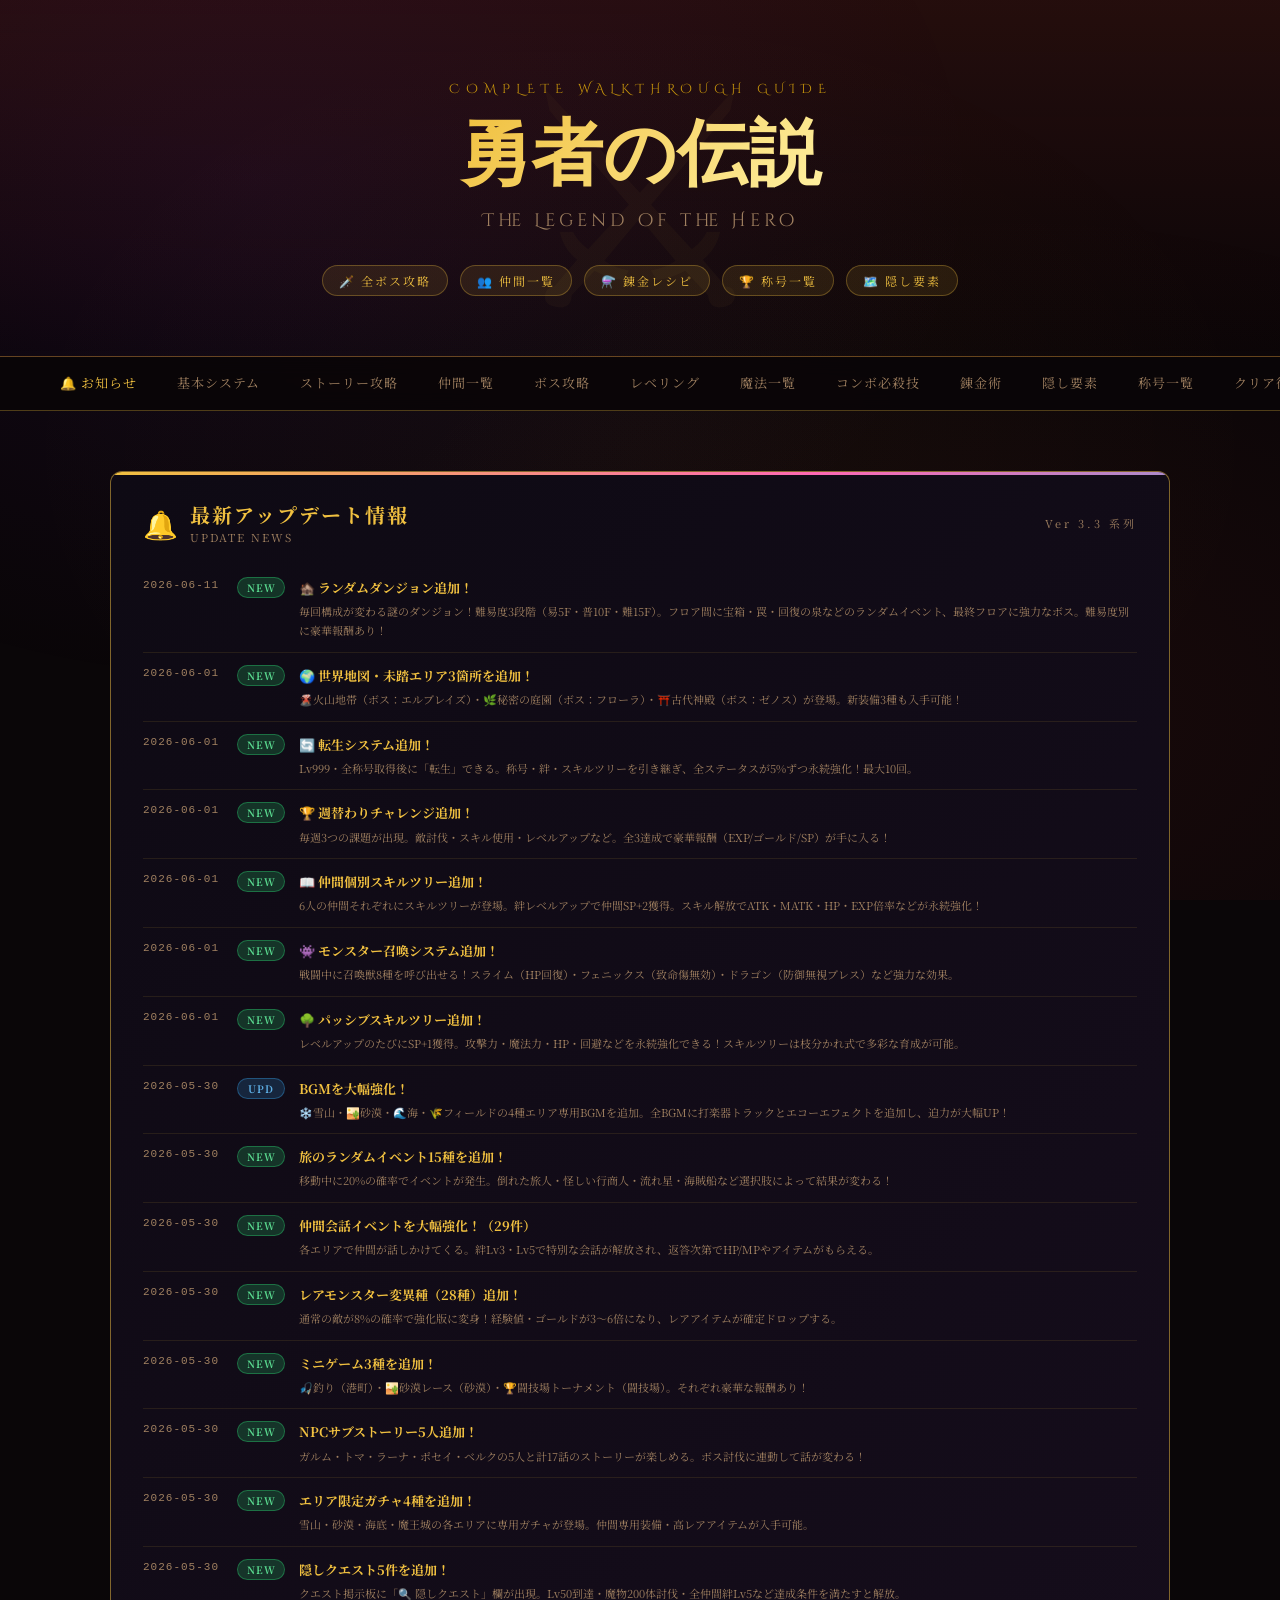
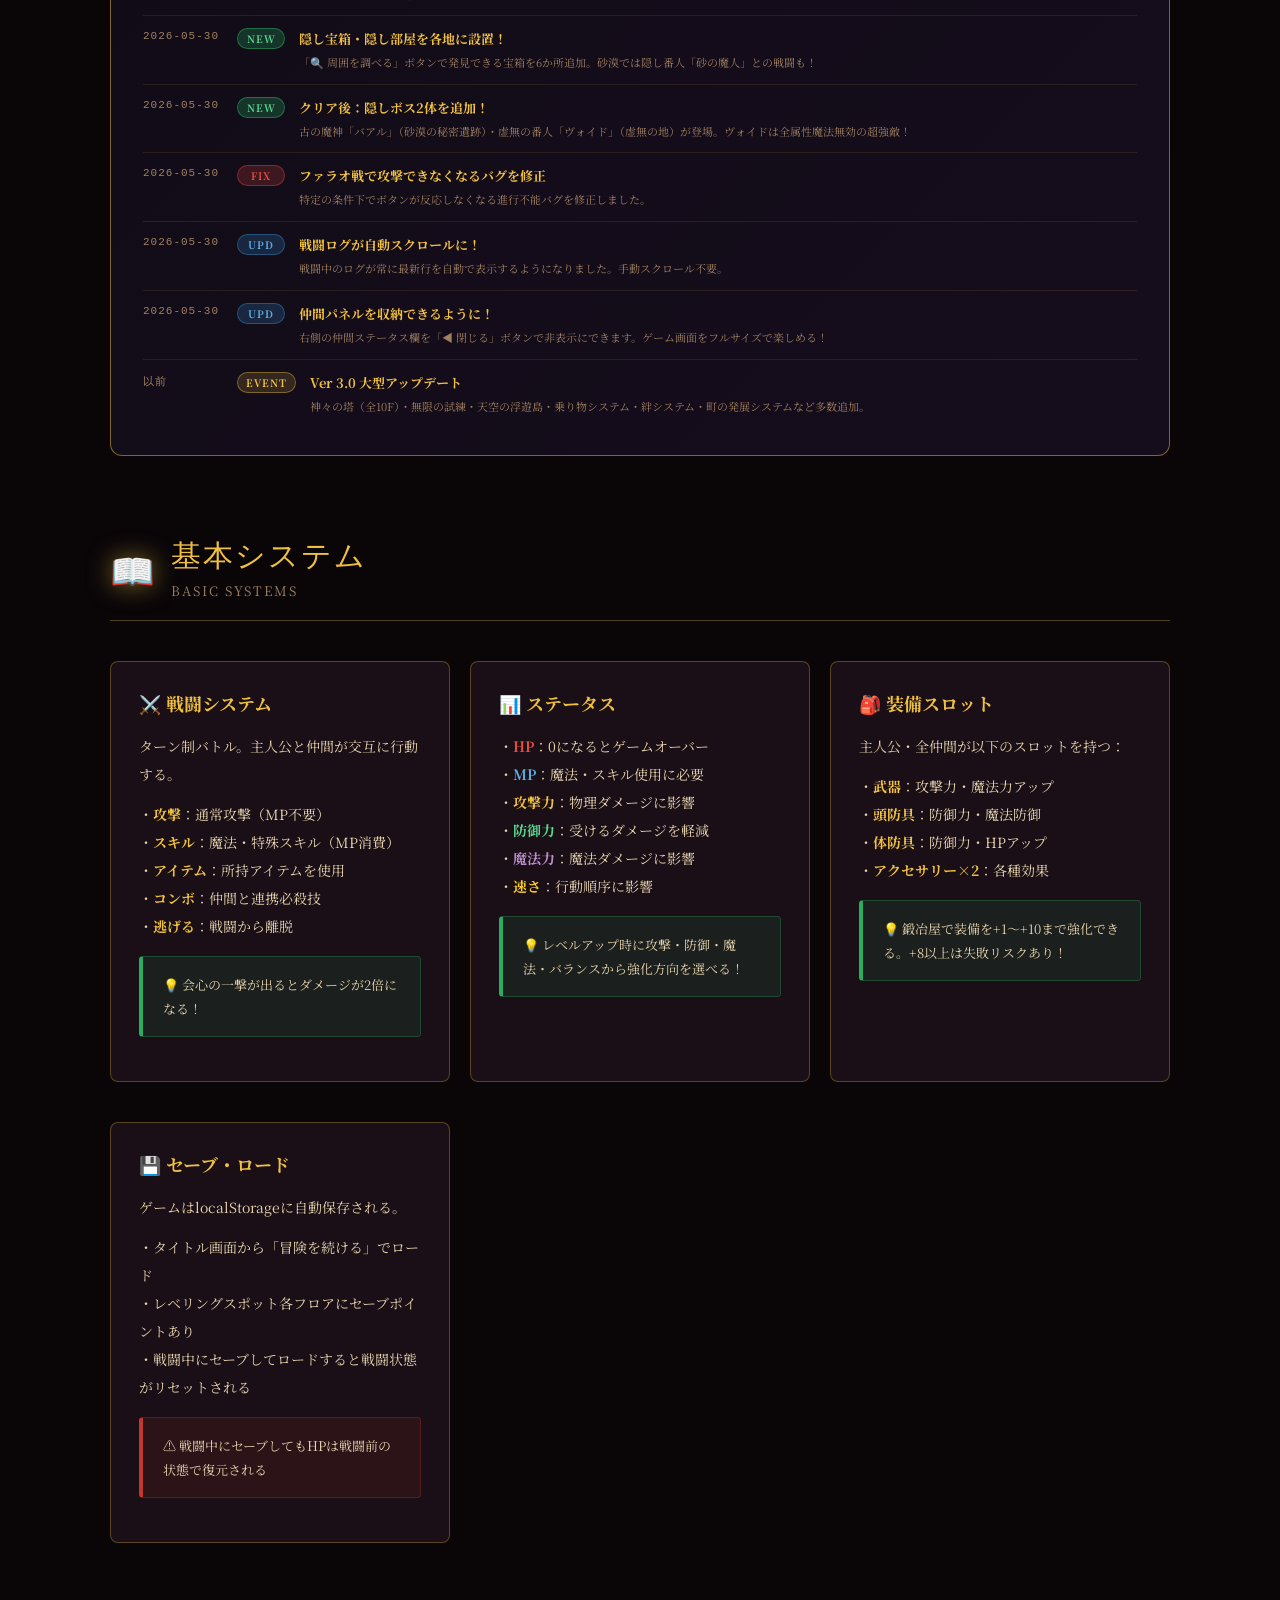
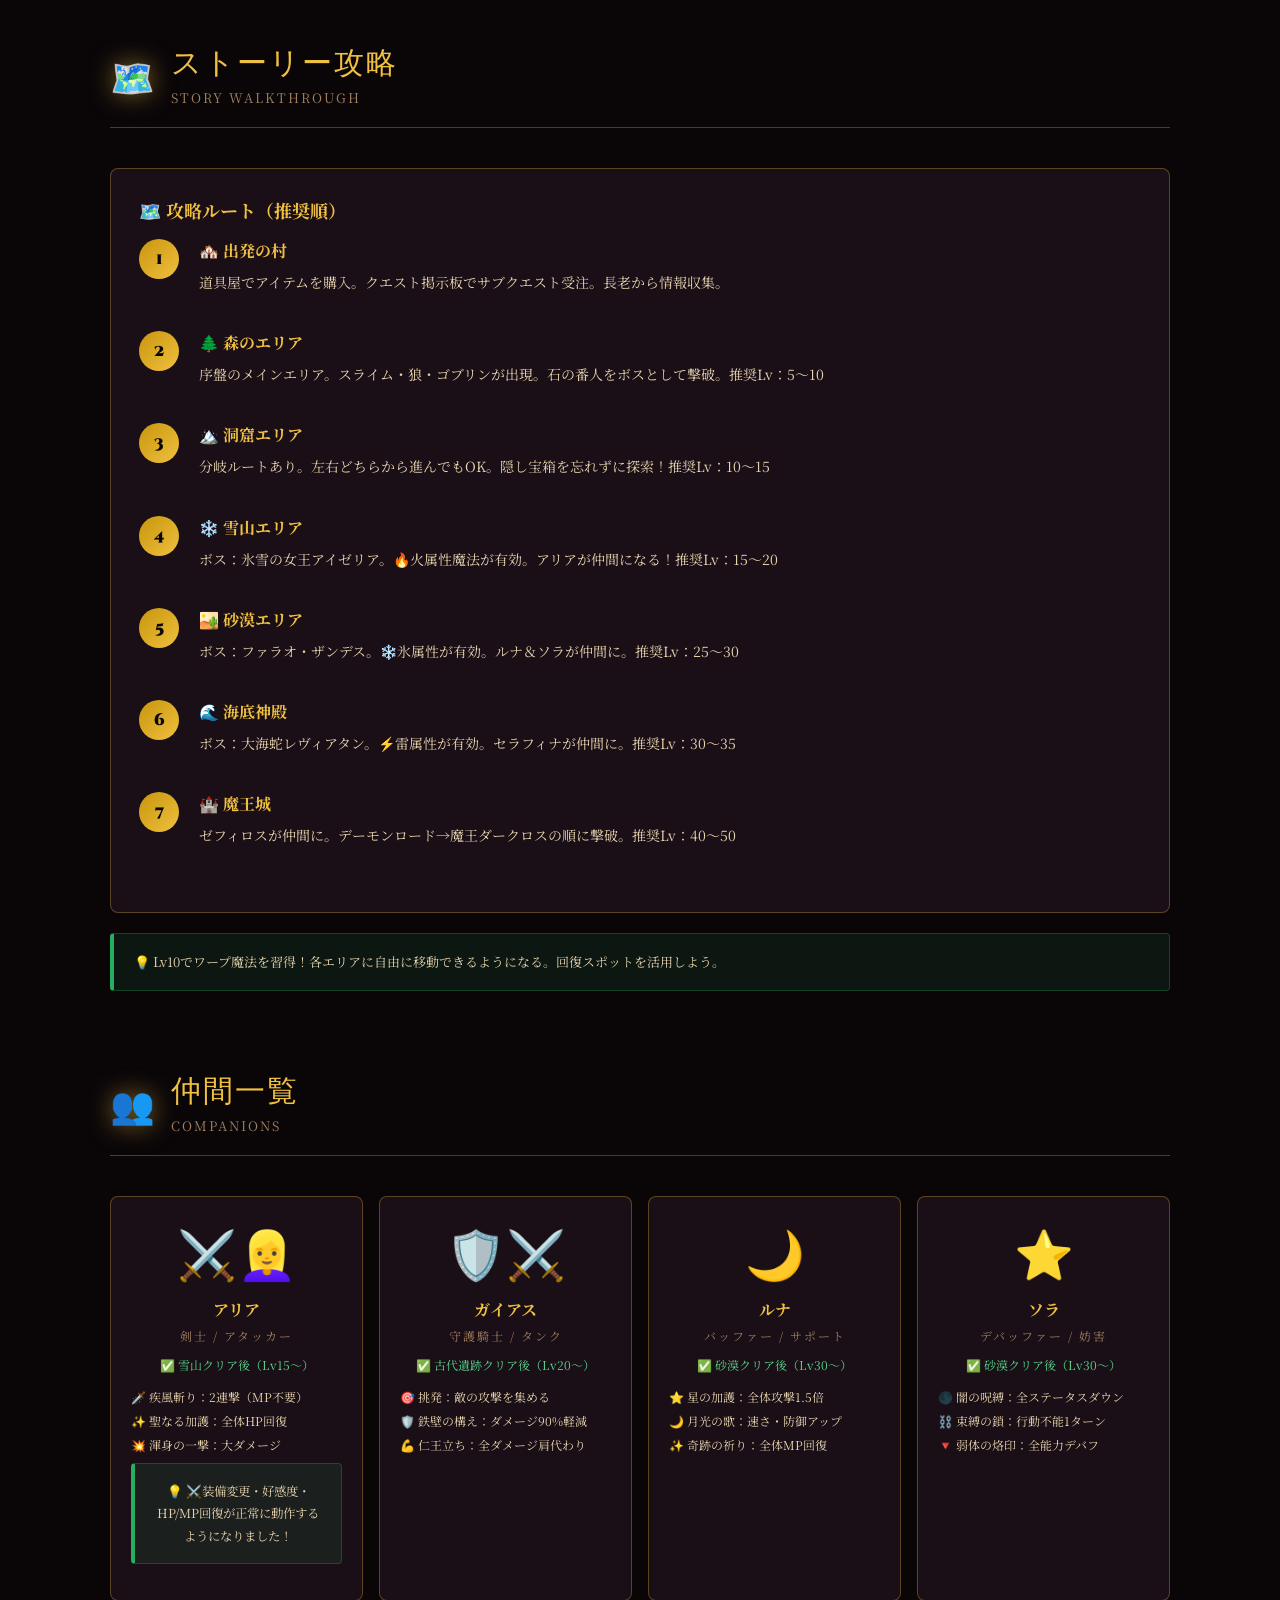
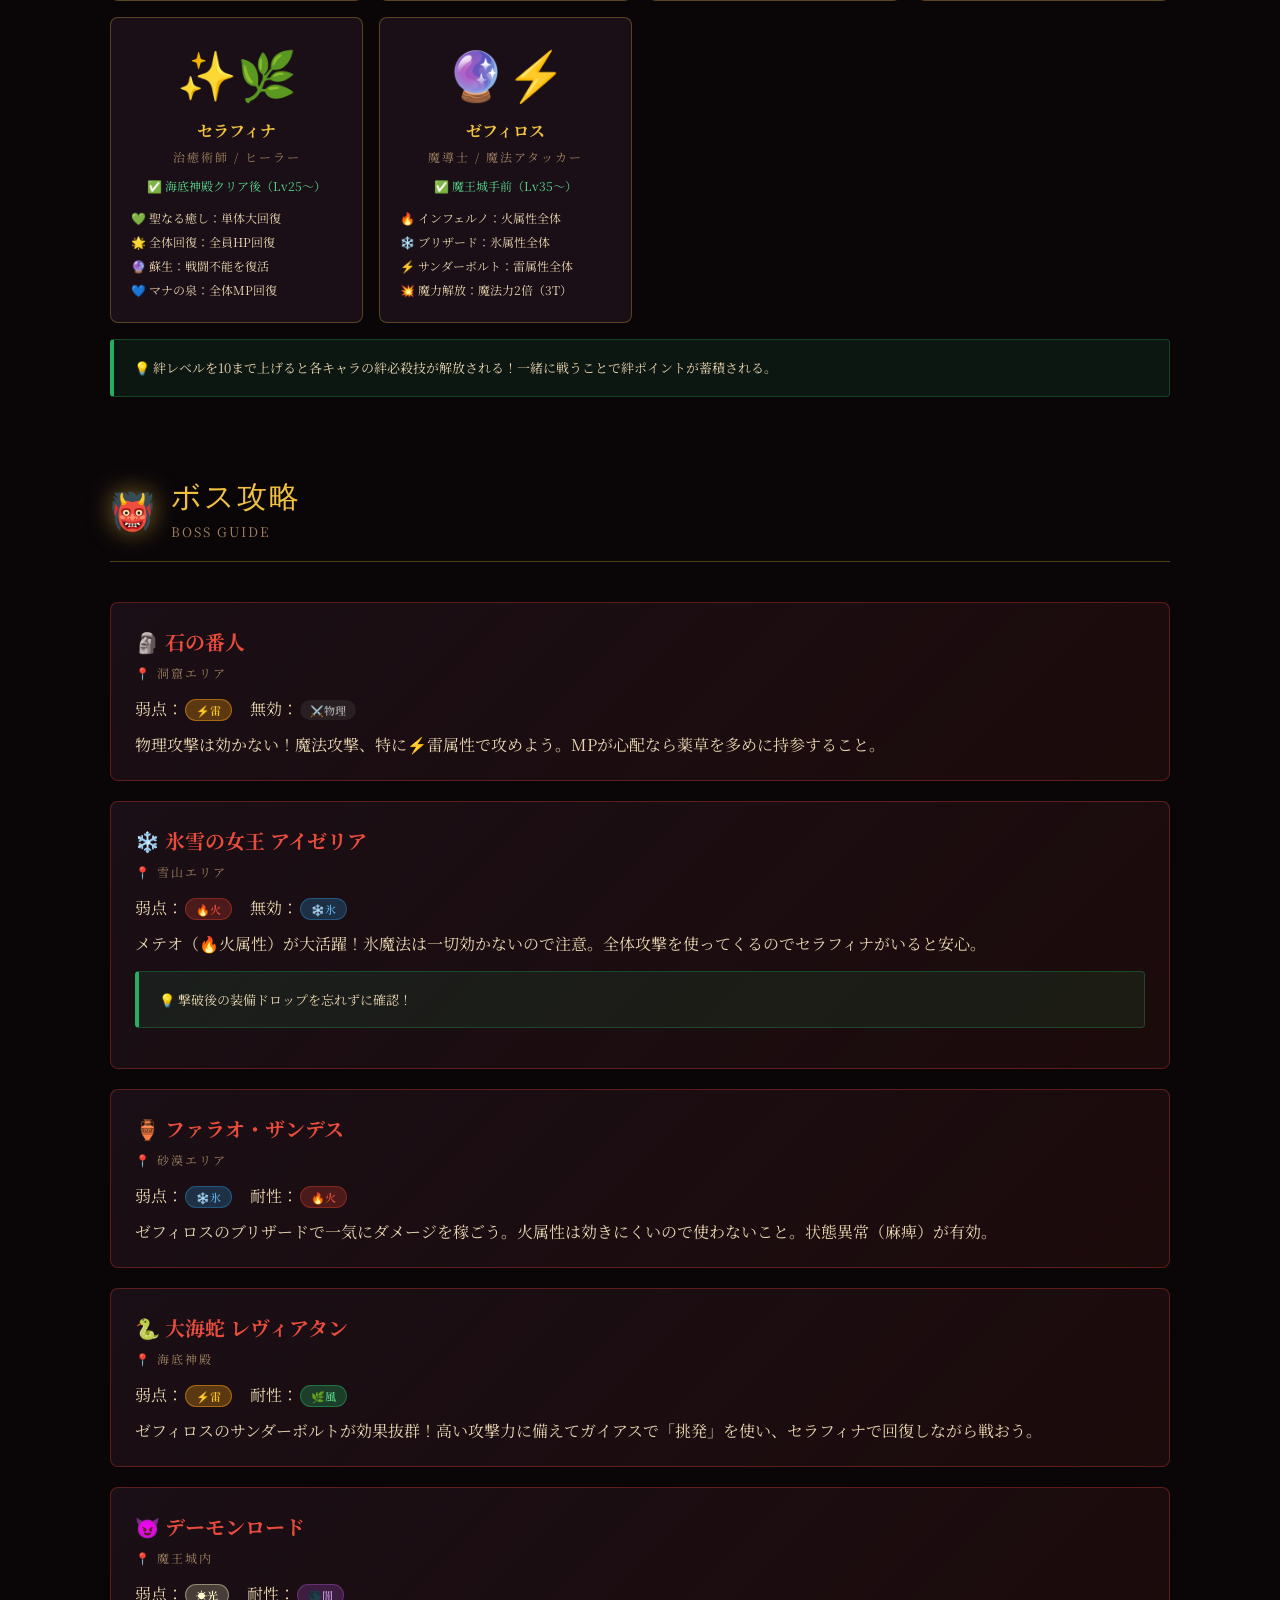
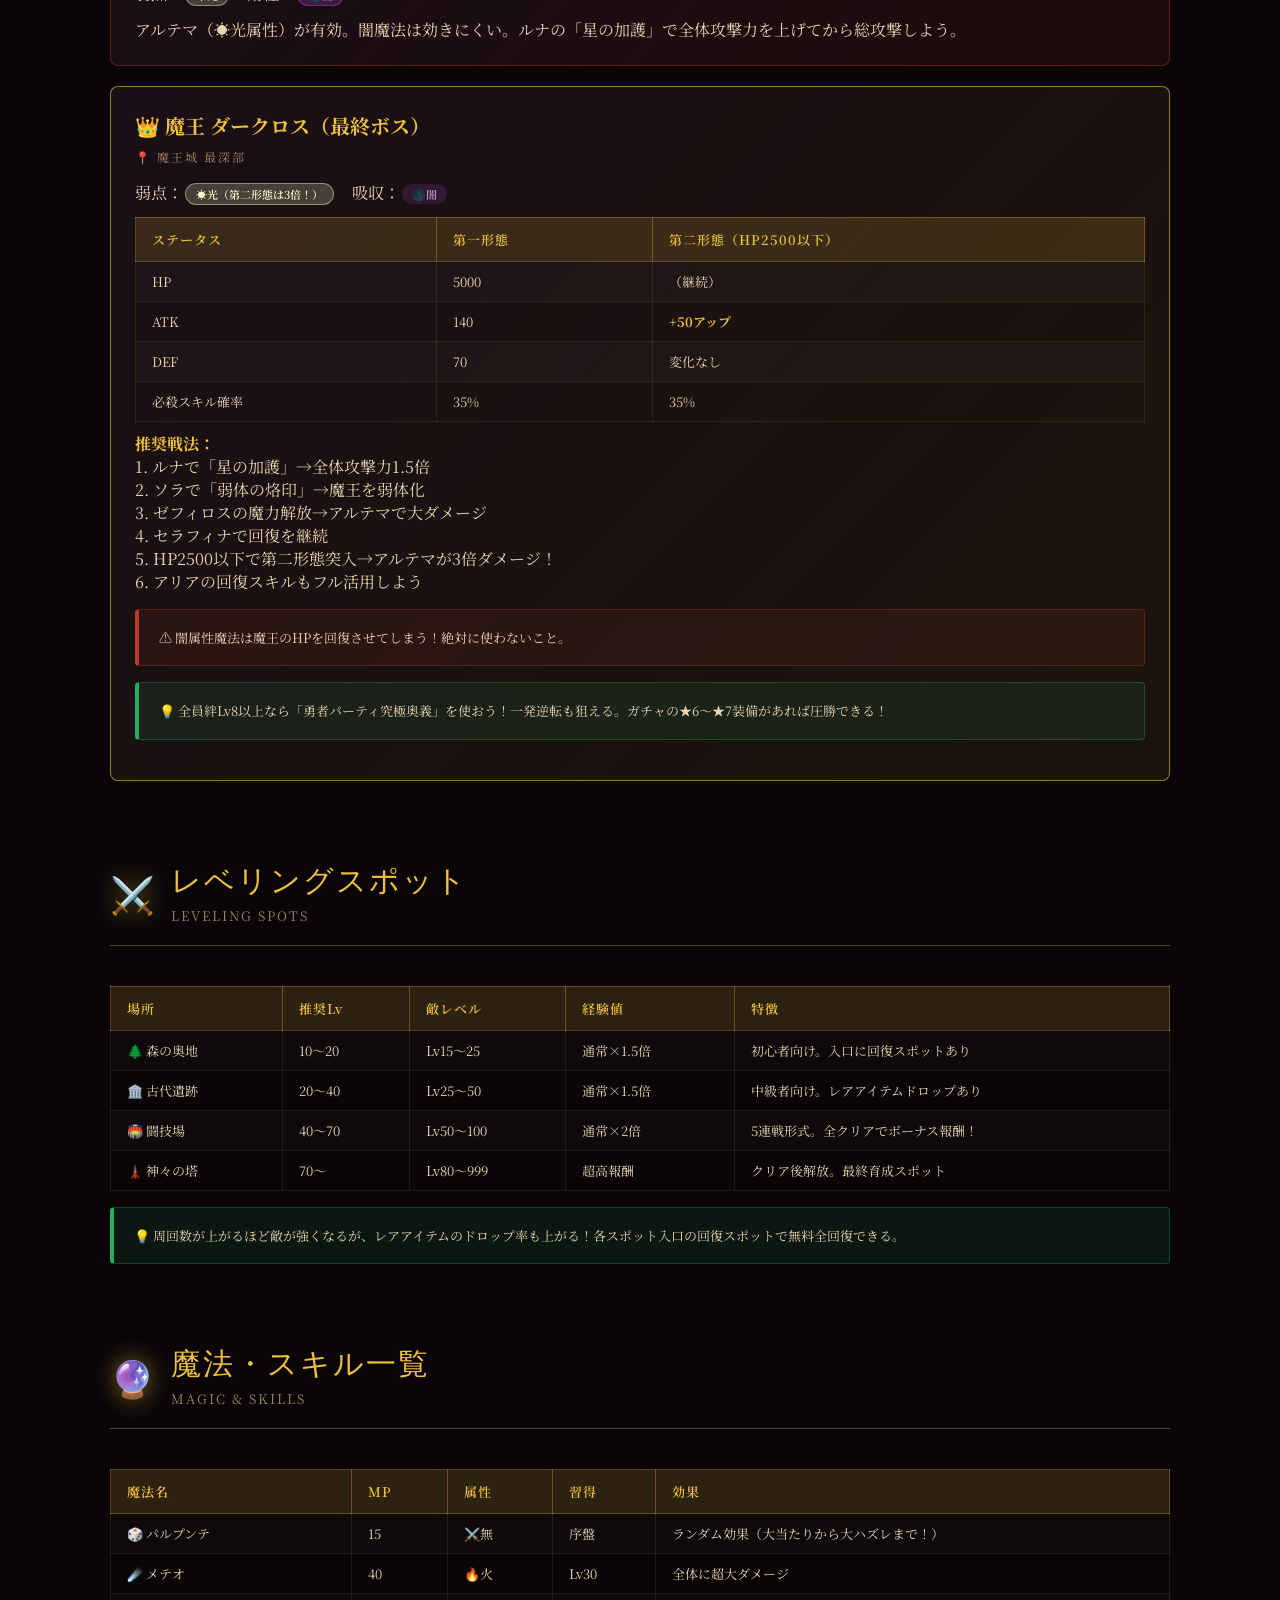
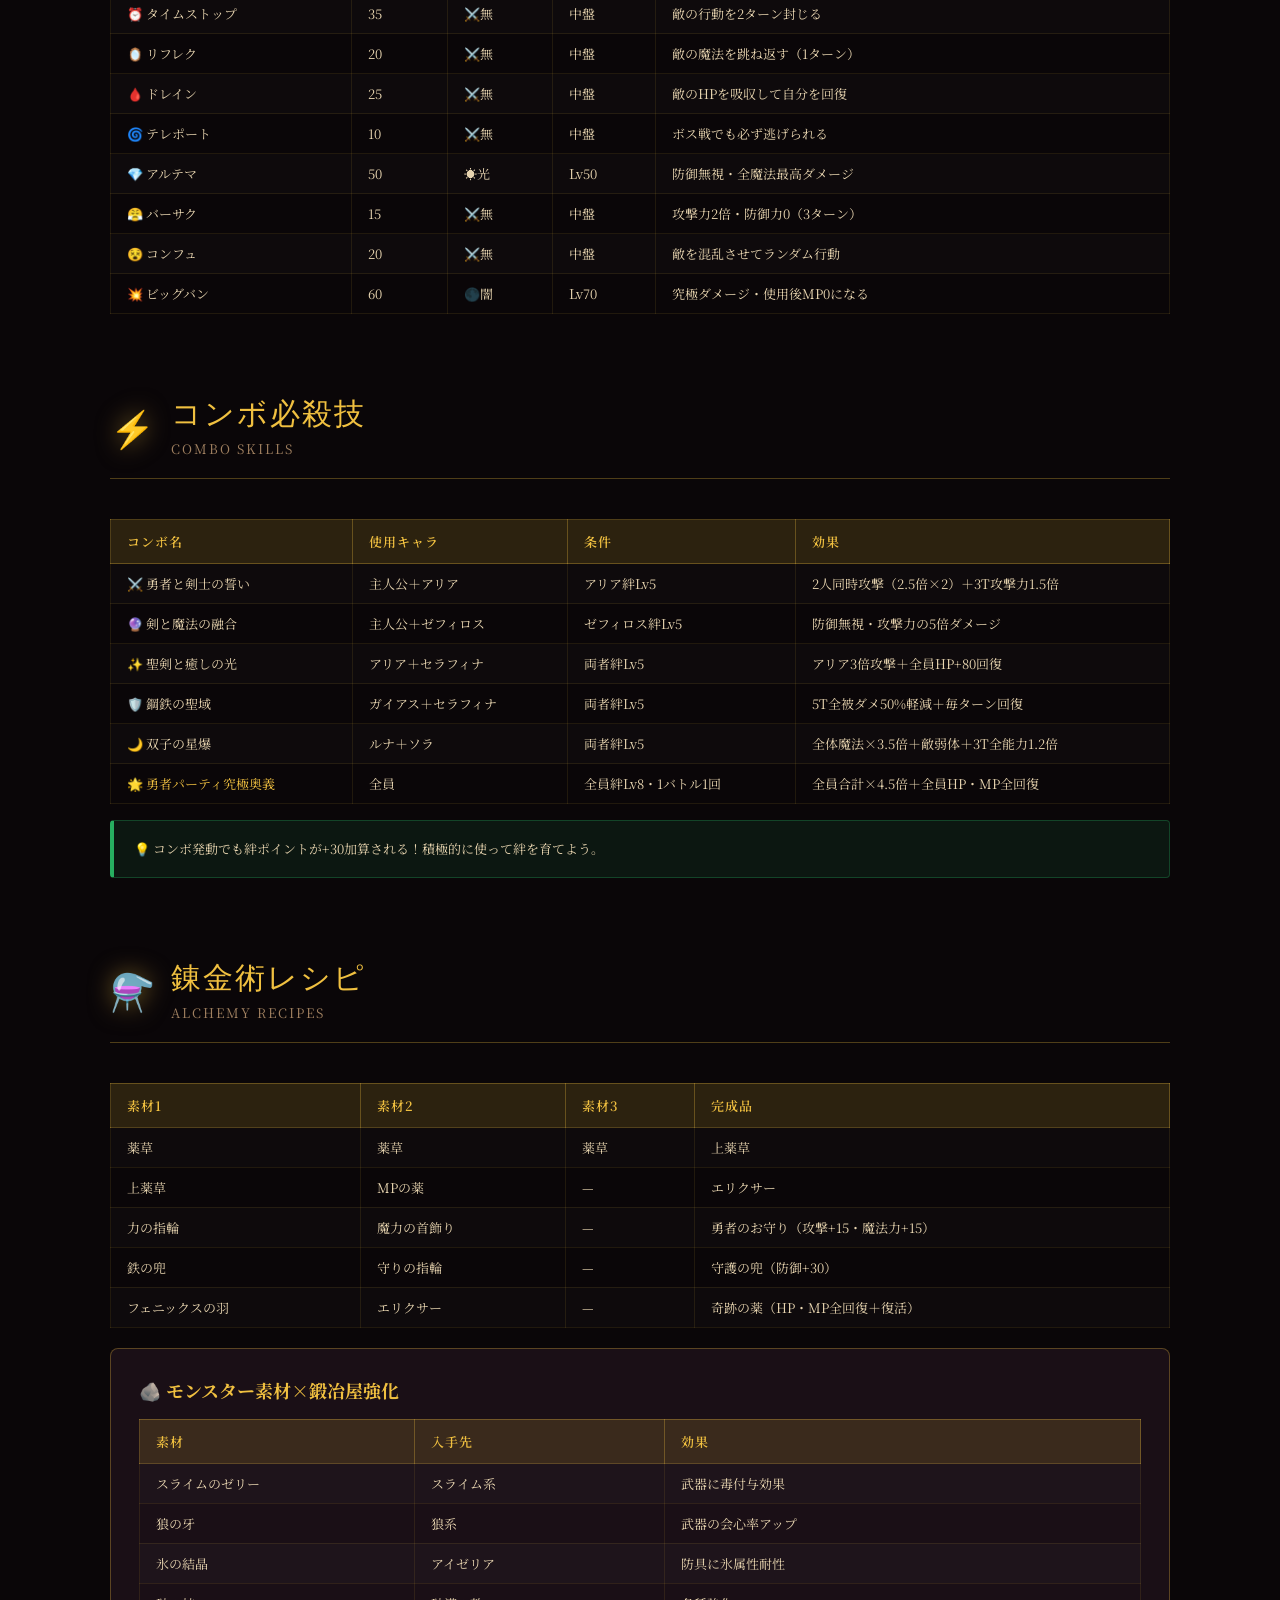
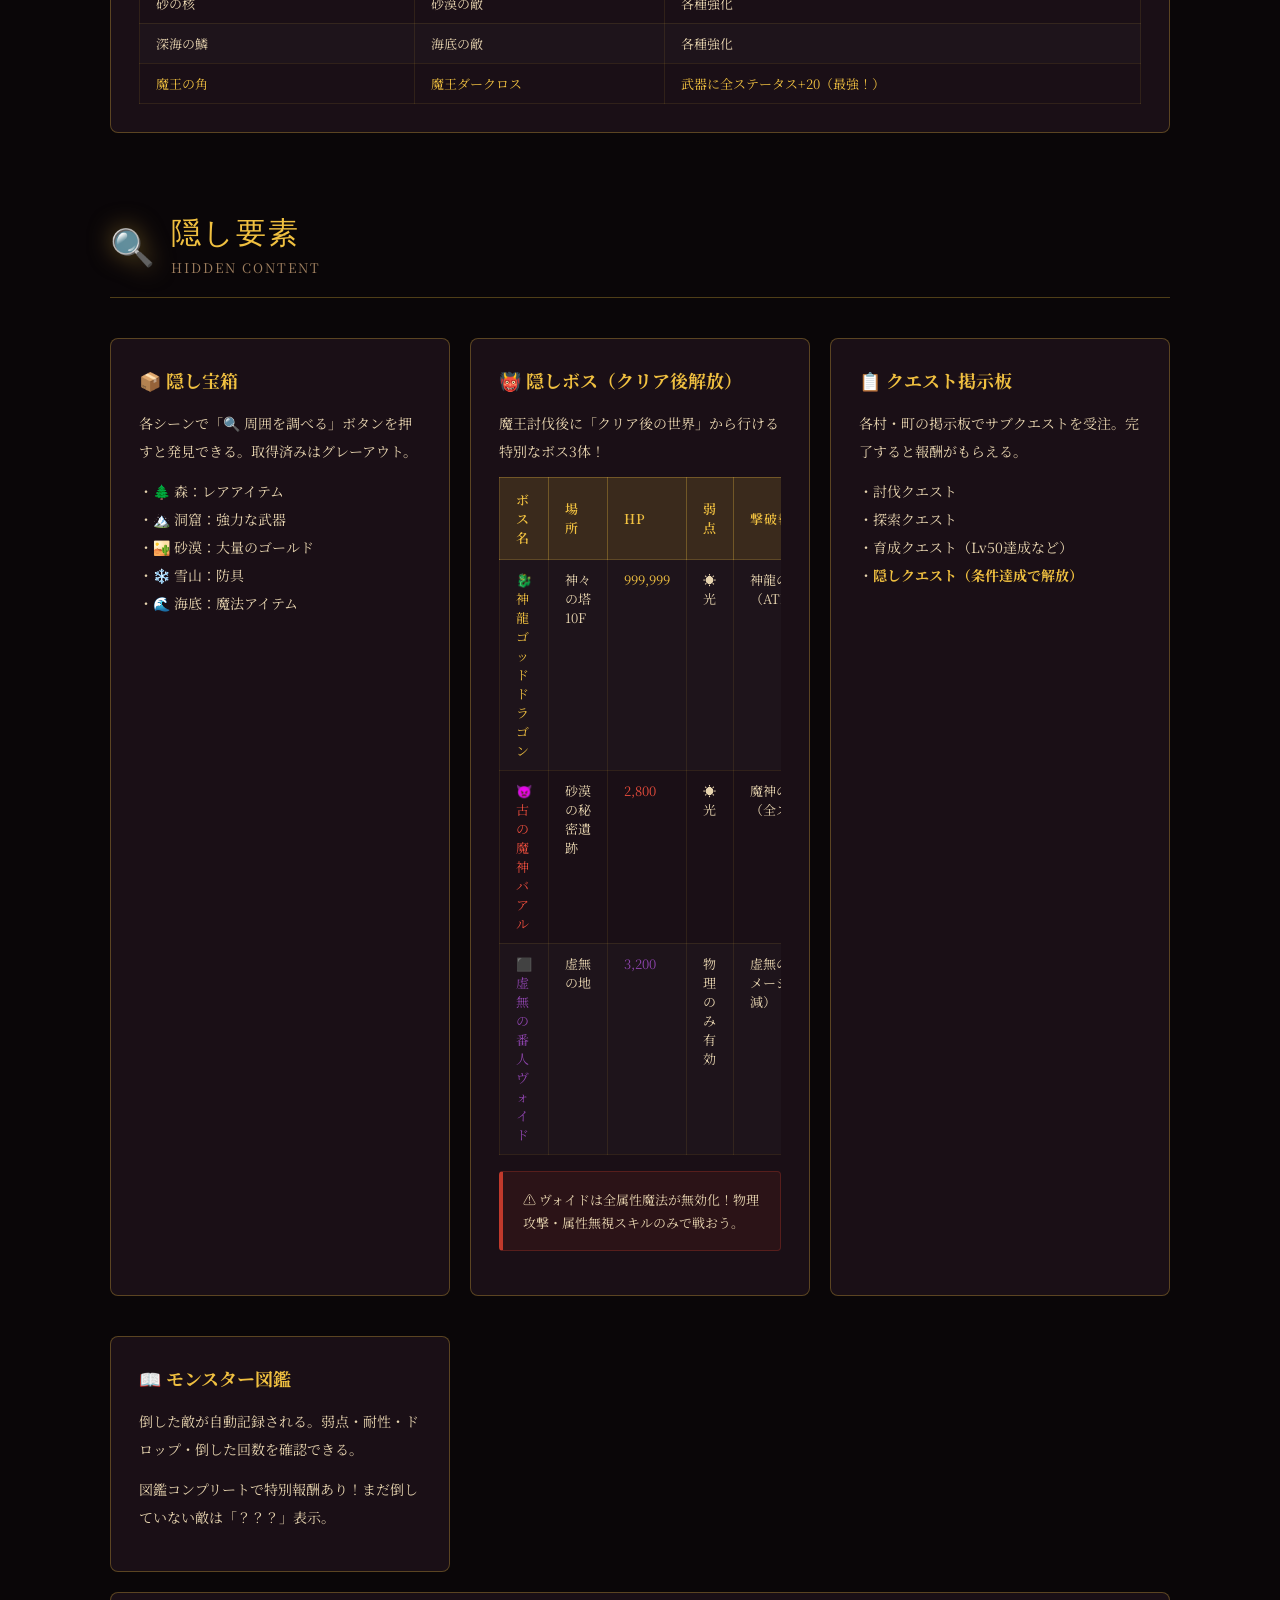
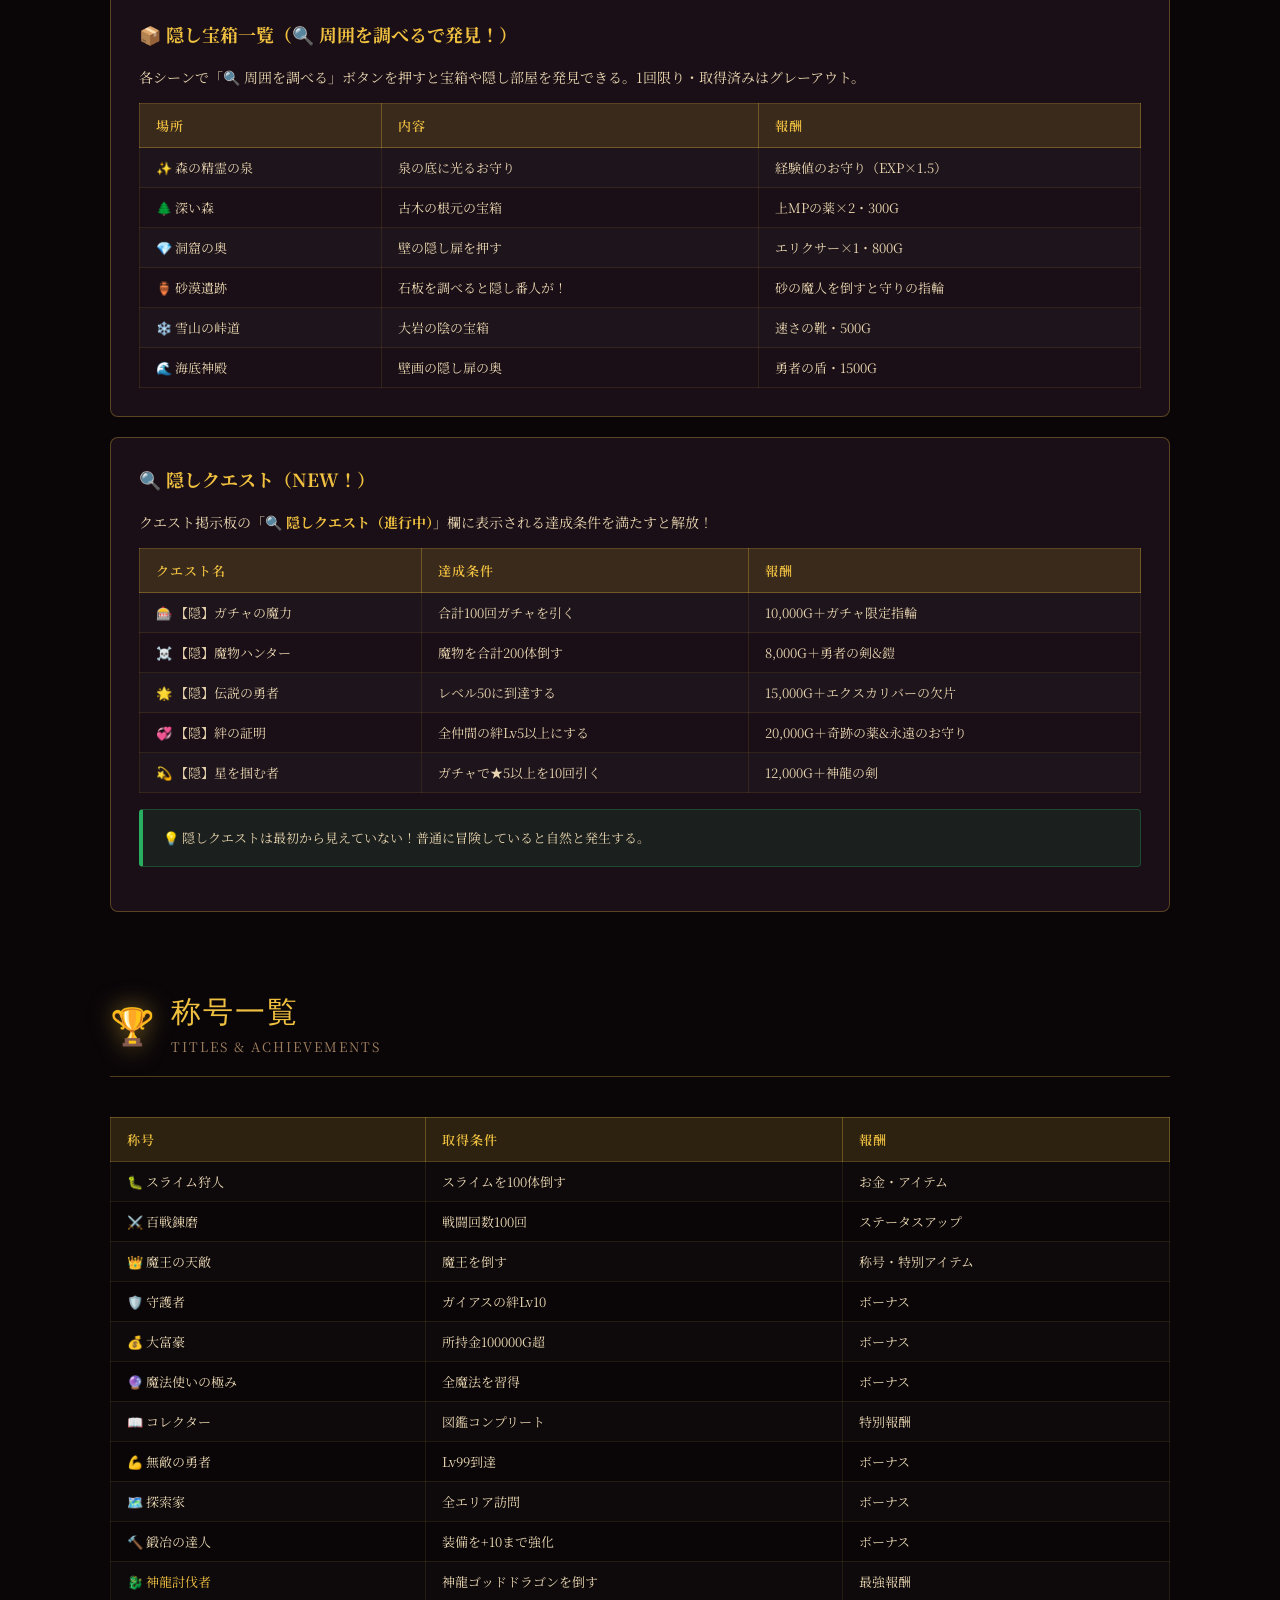
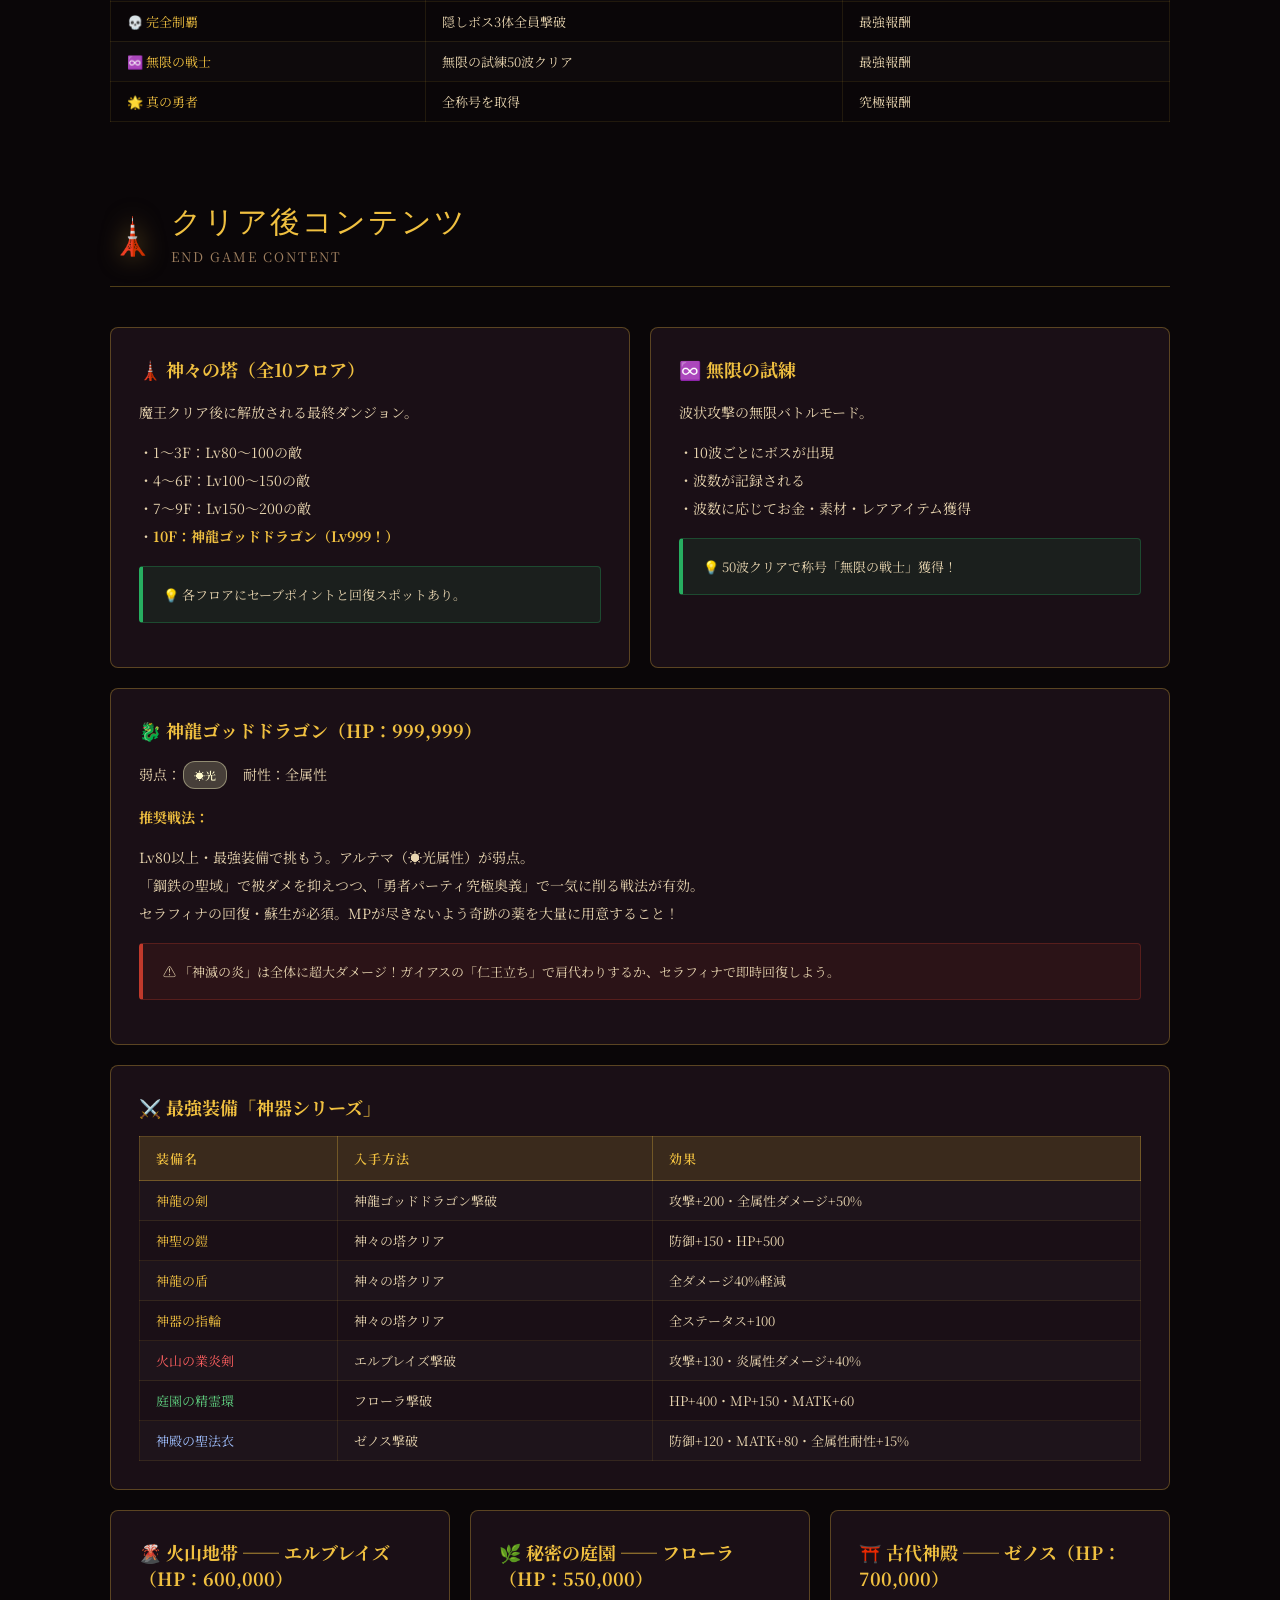
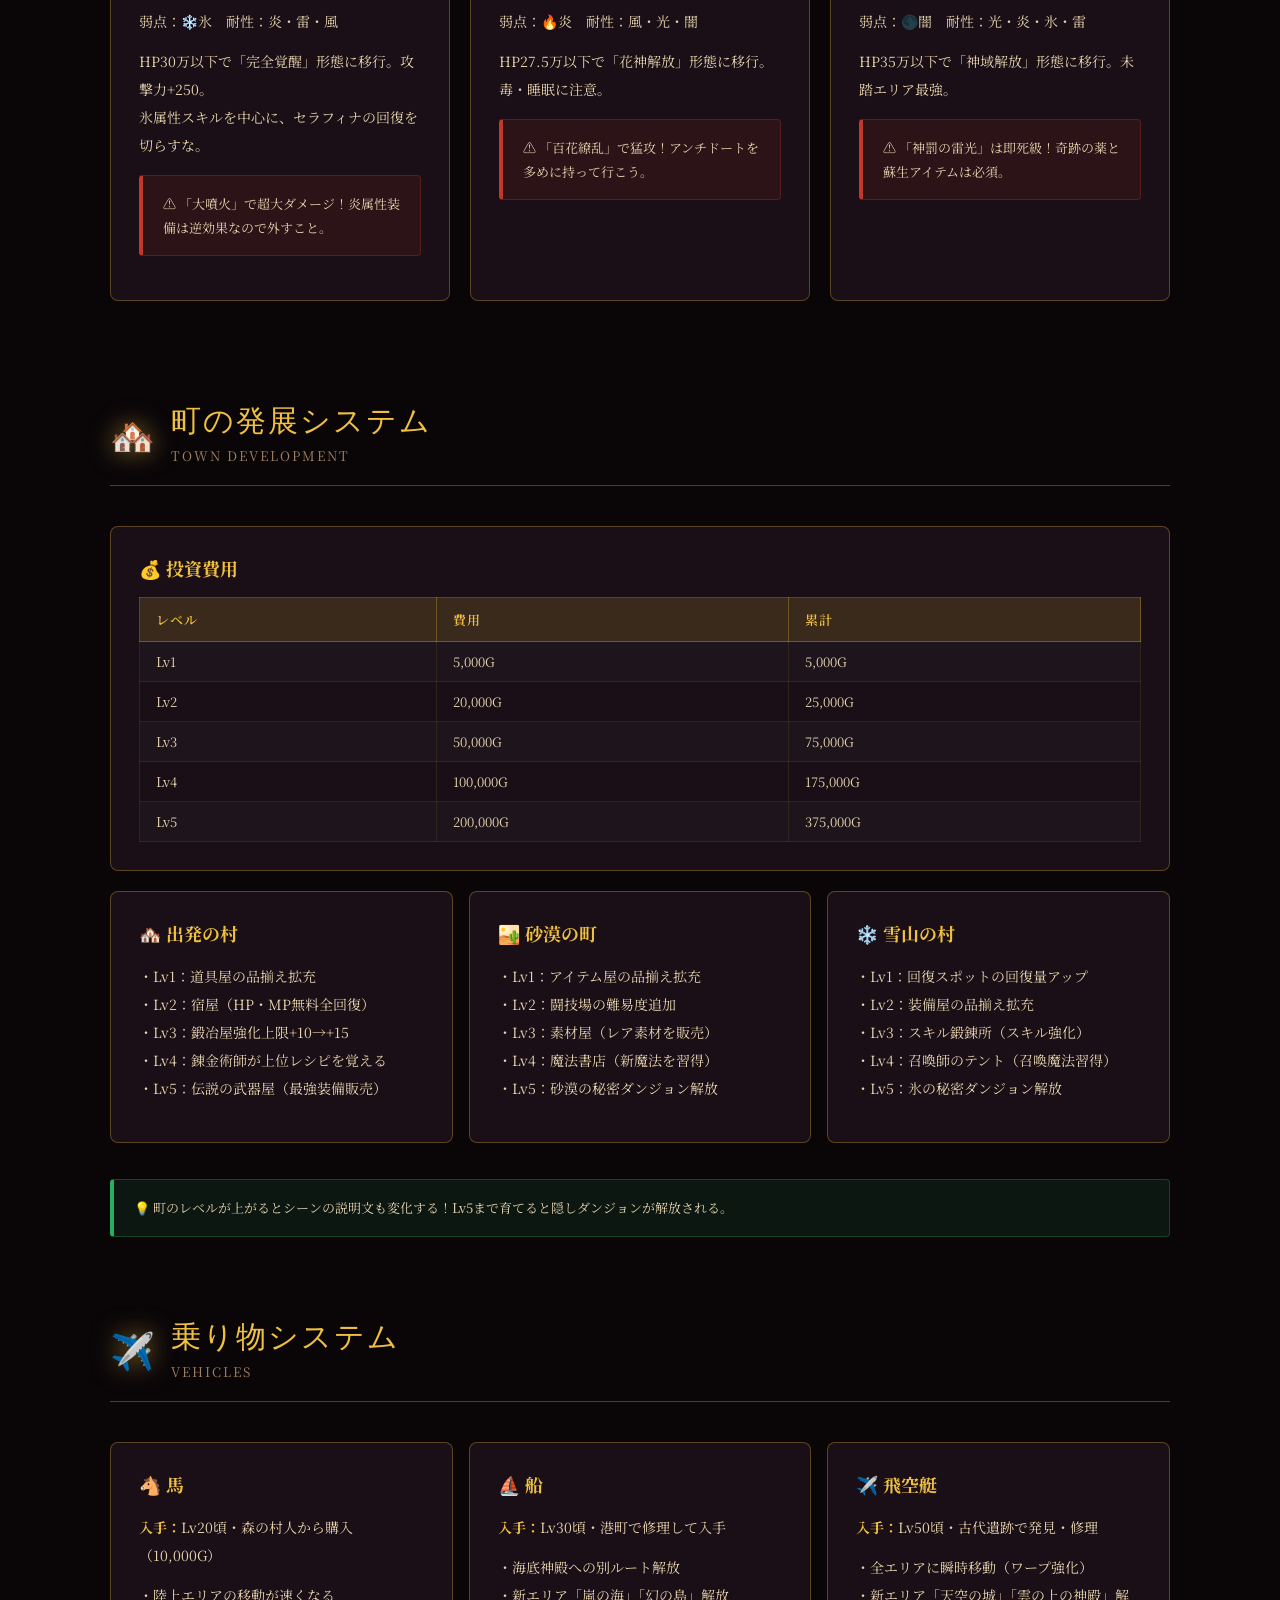
<file: index.html>
<!DOCTYPE html>
<html lang="ja">
<head>
<meta charset="UTF-8">
<meta name="viewport" content="width=device-width, initial-scale=1.0">
<title>勇者の伝説 - 完全攻略ガイド</title>
<link href="https://fonts.googleapis.com/css2?family=Cinzel+Decorative:wght@400;700;900&family=Noto+Serif+JP:wght@300;400;600;700&family=MedievalSharp&display=swap" rel="stylesheet">
<style>
  :root {
    --gold: #f0c040;
    --gold-dark: #c8960c;
    --gold-light: #fff0a0;
    --bg-deep: #0a0608;
    --bg-dark: #12080e;
    --bg-card: #1a0f16;
    --bg-card2: #211520;
    --red: #c0392b;
    --red-light: #e74c3c;
    --blue: #2980b9;
    --blue-light: #5dade2;
    --green: #27ae60;
    --green-light: #58d68d;
    --purple: #8e44ad;
    --purple-light: #bb8fce;
    --text: #e8d5b0;
    --text-dim: #a08060;
    --border: rgba(240,192,64,0.3);
  }

  * { margin: 0; padding: 0; box-sizing: border-box; }

  body {
    background: var(--bg-deep);
    color: var(--text);
    font-family: 'Noto Serif JP', serif;
    min-height: 100vh;
    overflow-x: hidden;
  }

  /* 背景エフェクト */
  body::before {
    content: '';
    position: fixed;
    inset: 0;
    background:
      radial-gradient(ellipse at 20% 20%, rgba(138,43,226,0.08) 0%, transparent 50%),
      radial-gradient(ellipse at 80% 80%, rgba(192,57,43,0.08) 0%, transparent 50%),
      radial-gradient(ellipse at 50% 50%, rgba(240,192,64,0.03) 0%, transparent 70%);
    pointer-events: none;
    z-index: 0;
  }

  /* ヘッダー */
  header {
    position: relative;
    text-align: center;
    padding: 80px 20px 60px;
    background: linear-gradient(180deg, rgba(192,57,43,0.15) 0%, transparent 100%);
    border-bottom: 1px solid var(--border);
    overflow: hidden;
  }

  header::before {
    content: '⚔';
    position: absolute;
    font-size: 300px;
    opacity: 0.03;
    top: 50%;
    left: 50%;
    transform: translate(-50%, -50%);
    color: var(--gold);
  }

  .title-sub {
    font-family: 'Cinzel Decorative', serif;
    font-size: 13px;
    letter-spacing: 6px;
    color: var(--gold-dark);
    text-transform: uppercase;
    margin-bottom: 16px;
    animation: fadeDown 1s ease;
  }

  h1 {
    font-family: 'Cinzel Decorative', serif;
    font-size: clamp(32px, 6vw, 72px);
    background: linear-gradient(135deg, var(--gold-dark), var(--gold), var(--gold-light), var(--gold));
    -webkit-background-clip: text;
    -webkit-text-fill-color: transparent;
    background-clip: text;
    text-shadow: none;
    line-height: 1.2;
    animation: fadeDown 1s ease 0.2s both;
  }

  .title-en {
    font-family: 'Cinzel Decorative', serif;
    font-size: clamp(12px, 2vw, 18px);
    color: var(--text-dim);
    letter-spacing: 4px;
    margin-top: 8px;
    animation: fadeDown 1s ease 0.4s both;
  }

  .header-badges {
    display: flex;
    gap: 12px;
    justify-content: center;
    margin-top: 32px;
    flex-wrap: wrap;
    animation: fadeDown 1s ease 0.6s both;
  }

  .badge {
    background: rgba(240,192,64,0.1);
    border: 1px solid var(--border);
    color: var(--gold);
    padding: 6px 16px;
    border-radius: 20px;
    font-size: 12px;
    letter-spacing: 2px;
  }

  /* ナビゲーション */
  nav {
    position: sticky;
    top: 0;
    z-index: 100;
    background: rgba(10,6,8,0.95);
    border-bottom: 1px solid var(--border);
    backdrop-filter: blur(10px);
    padding: 0 20px;
    overflow-x: auto;
  }

  nav ul {
    display: flex;
    list-style: none;
    gap: 0;
    white-space: nowrap;
    max-width: 1200px;
    margin: 0 auto;
  }

  nav a {
    display: block;
    padding: 16px 20px;
    color: var(--text-dim);
    text-decoration: none;
    font-size: 13px;
    letter-spacing: 1px;
    transition: all 0.2s;
    border-bottom: 2px solid transparent;
  }

  nav a:hover {
    color: var(--gold);
    border-bottom-color: var(--gold);
  }

  /* メインコンテンツ */
  main {
    max-width: 1100px;
    margin: 0 auto;
    padding: 60px 20px;
    position: relative;
    z-index: 1;
  }

  /* セクション */
  section {
    margin-bottom: 80px;
  }

  .section-header {
    display: flex;
    align-items: center;
    gap: 16px;
    margin-bottom: 40px;
    padding-bottom: 20px;
    border-bottom: 1px solid var(--border);
  }

  .section-icon {
    font-size: 36px;
    filter: drop-shadow(0 0 12px rgba(240,192,64,0.5));
  }

  .section-title {
    font-family: 'Cinzel Decorative', serif;
    font-size: clamp(20px, 3vw, 30px);
    color: var(--gold);
    letter-spacing: 2px;
  }

  .section-title-jp {
    font-size: 13px;
    color: var(--text-dim);
    margin-top: 4px;
    letter-spacing: 2px;
  }

  /* カード */
  .card {
    background: var(--bg-card);
    border: 1px solid var(--border);
    border-radius: 8px;
    padding: 28px;
    margin-bottom: 20px;
    position: relative;
    overflow: hidden;
    transition: border-color 0.3s;
  }

  .card::before {
    content: '';
    position: absolute;
    top: 0; left: 0; right: 0;
    height: 2px;
    background: linear-gradient(90deg, transparent, var(--gold), transparent);
    opacity: 0;
    transition: opacity 0.3s;
  }

  .card:hover { border-color: rgba(240,192,64,0.6); }
  .card:hover::before { opacity: 1; }

  .card-title {
    font-size: 18px;
    font-weight: 700;
    color: var(--gold);
    margin-bottom: 16px;
    display: flex;
    align-items: center;
    gap: 10px;
  }

  .card p {
    font-size: 14px;
    line-height: 2;
    color: var(--text);
    margin-bottom: 12px;
  }

  /* グリッド */
  .grid-2 { display: grid; grid-template-columns: repeat(auto-fit, minmax(300px, 1fr)); gap: 20px; }
  .grid-3 { display: grid; grid-template-columns: repeat(auto-fit, minmax(220px, 1fr)); gap: 16px; }

  /* テーブル */
  .table-wrap { overflow-x: auto; }

  table {
    width: 100%;
    border-collapse: collapse;
    font-size: 13px;
  }

  th {
    background: rgba(240,192,64,0.15);
    color: var(--gold);
    padding: 12px 16px;
    text-align: left;
    border: 1px solid var(--border);
    font-weight: 600;
    letter-spacing: 1px;
  }

  td {
    padding: 10px 16px;
    border: 1px solid rgba(240,192,64,0.1);
    color: var(--text);
    vertical-align: top;
  }

  tr:nth-child(even) td { background: rgba(255,255,255,0.02); }
  tr:hover td { background: rgba(240,192,64,0.05); }

  /* バッジ・タグ */
  .tag {
    display: inline-block;
    padding: 2px 10px;
    border-radius: 12px;
    font-size: 11px;
    font-weight: 600;
    margin: 2px;
  }

  .tag-fire { background: rgba(192,57,43,0.3); color: #e74c3c; border: 1px solid rgba(192,57,43,0.5); }
  .tag-ice { background: rgba(41,128,185,0.3); color: #5dade2; border: 1px solid rgba(41,128,185,0.5); }
  .tag-thunder { background: rgba(243,156,18,0.3); color: #f9ca24; border: 1px solid rgba(243,156,18,0.5); }
  .tag-light { background: rgba(255,255,200,0.2); color: #fffacd; border: 1px solid rgba(255,255,200,0.4); }
  .tag-dark { background: rgba(142,68,173,0.3); color: #bb8fce; border: 1px solid rgba(142,68,173,0.5); }
  .tag-wind { background: rgba(39,174,96,0.3); color: #58d68d; border: 1px solid rgba(39,174,96,0.5); }
  .tag-weak { background: rgba(231,76,60,0.2); color: #e74c3c; }
  .tag-resist { background: rgba(41,128,185,0.2); color: #5dade2; }
  .tag-null { background: rgba(100,100,100,0.2); color: #aaa; }
  .tag-absorb { background: rgba(142,68,173,0.2); color: #bb8fce; }

  /* ステップ */
  .steps { counter-reset: step; }
  .step {
    display: flex;
    gap: 20px;
    margin-bottom: 24px;
    align-items: flex-start;
  }

  .step-num {
    counter-increment: step;
    width: 40px;
    height: 40px;
    min-width: 40px;
    background: linear-gradient(135deg, var(--gold-dark), var(--gold));
    border-radius: 50%;
    display: flex;
    align-items: center;
    justify-content: center;
    font-family: 'Cinzel Decorative', serif;
    font-weight: 900;
    color: var(--bg-deep);
    font-size: 16px;
  }

  .step-content h4 {
    color: var(--gold);
    margin-bottom: 8px;
    font-size: 16px;
  }

  .step-content p {
    font-size: 14px;
    line-height: 1.8;
    color: var(--text);
  }

  /* ヒントボックス */
  .tip {
    background: rgba(39,174,96,0.1);
    border: 1px solid rgba(39,174,96,0.3);
    border-left: 4px solid var(--green);
    border-radius: 4px;
    padding: 16px 20px;
    margin: 16px 0;
    font-size: 13px;
    line-height: 1.8;
  }

  .tip::before { content: '💡 '; }

  .warning {
    background: rgba(192,57,43,0.1);
    border: 1px solid rgba(192,57,43,0.3);
    border-left: 4px solid var(--red);
    border-radius: 4px;
    padding: 16px 20px;
    margin: 16px 0;
    font-size: 13px;
    line-height: 1.8;
  }

  .warning::before { content: '⚠️ '; }

  /* キャラクターカード */
  .char-card {
    background: var(--bg-card);
    border: 1px solid var(--border);
    border-radius: 8px;
    padding: 20px;
    text-align: center;
    transition: all 0.3s;
  }

  .char-card:hover {
    border-color: var(--gold);
    transform: translateY(-4px);
    box-shadow: 0 8px 32px rgba(240,192,64,0.15);
  }

  .char-emoji { font-size: 48px; margin-bottom: 12px; display: block; }
  .char-name { font-size: 16px; font-weight: 700; color: var(--gold); margin-bottom: 6px; }
  .char-role { font-size: 12px; color: var(--text-dim); margin-bottom: 12px; letter-spacing: 2px; }
  .char-join { font-size: 12px; color: var(--green-light); margin-bottom: 12px; }
  .char-skills { font-size: 12px; color: var(--text); line-height: 2; text-align: left; }

  /* ボスカード */
  .boss-card {
    background: linear-gradient(135deg, var(--bg-card), rgba(192,57,43,0.1));
    border: 1px solid rgba(192,57,43,0.4);
    border-radius: 8px;
    padding: 24px;
    margin-bottom: 20px;
  }

  .boss-name { font-size: 20px; font-weight: 700; color: #e74c3c; margin-bottom: 8px; }
  .boss-location { font-size: 12px; color: var(--text-dim); margin-bottom: 16px; letter-spacing: 2px; }

  /* アニメーション */
  @keyframes fadeDown {
    from { opacity: 0; transform: translateY(-20px); }
    to { opacity: 1; transform: translateY(0); }
  }

  @keyframes shimmer {
    0% { background-position: -200% center; }
    100% { background-position: 200% center; }
  }

  /* フッター */
  footer {
    text-align: center;
    padding: 40px;
    border-top: 1px solid var(--border);
    color: var(--text-dim);
    font-size: 13px;
    letter-spacing: 2px;
  }

  /* スクロールバー */
  ::-webkit-scrollbar { width: 6px; height: 6px; }
  ::-webkit-scrollbar-track { background: var(--bg-deep); }
  ::-webkit-scrollbar-thumb { background: var(--gold-dark); border-radius: 3px; }

  /* ── お知らせ欄 ── */
  .news-section {
    background: linear-gradient(135deg, #0e0a14 0%, #160d1c 100%);
    border: 1px solid rgba(240,192,64,0.5);
    border-radius: 12px;
    padding: 28px 32px;
    margin-bottom: 40px;
    position: relative;
    overflow: hidden;
  }
  .news-section::before {
    content: '';
    position: absolute;
    top: 0; left: 0; right: 0;
    height: 3px;
    background: linear-gradient(90deg, #f0c040, #ff69b4, #5dade2, #f0c040);
    background-size: 200% auto;
    animation: shimmer 3s linear infinite;
  }
  .news-header {
    display: flex;
    align-items: center;
    gap: 12px;
    margin-bottom: 20px;
    flex-wrap: wrap;
  }
  .news-header-icon { font-size: 28px; }
  .news-header-title {
    font-size: 20px;
    font-weight: bold;
    color: var(--gold);
    letter-spacing: 2px;
  }
  .news-header-sub {
    font-size: 11px;
    color: var(--text-dim);
    letter-spacing: 3px;
    margin-left: auto;
  }
  .news-item {
    display: flex;
    gap: 14px;
    align-items: flex-start;
    padding: 12px 0;
    border-bottom: 1px solid rgba(240,192,64,0.1);
    animation: fadeInUp 0.4s ease both;
  }
  .news-item:last-child { border-bottom: none; }
  .news-date {
    font-size: 11px;
    color: var(--text-dim);
    white-space: nowrap;
    padding-top: 2px;
    min-width: 80px;
    font-family: monospace;
    letter-spacing: 1px;
  }
  .news-tag {
    font-size: 10px;
    font-weight: bold;
    padding: 2px 8px;
    border-radius: 20px;
    white-space: nowrap;
    letter-spacing: 1px;
    min-width: 48px;
    text-align: center;
  }
  .news-tag.new    { background: rgba(39,174,96,0.25);  color: #58d68d; border: 1px solid rgba(39,174,96,0.5); }
  .news-tag.fix    { background: rgba(231,76,60,0.2);   color: #e74c3c; border: 1px solid rgba(231,76,60,0.4); }
  .news-tag.update { background: rgba(52,152,219,0.2);  color: #5dade2; border: 1px solid rgba(52,152,219,0.4); }
  .news-tag.event  { background: rgba(240,192,64,0.15); color: var(--gold); border: 1px solid rgba(240,192,64,0.4); }
  .news-body {
    font-size: 13px;
    color: var(--text);
    line-height: 1.7;
    flex: 1;
  }
  .news-body strong { color: var(--gold); }
  .news-body .sub   { font-size: 11px; color: var(--text-dim); margin-top: 3px; display: block; }

  @media (max-width: 600px) {
    .grid-2, .grid-3 { grid-template-columns: 1fr; }
    nav a { padding: 14px 12px; font-size: 11px; }
  }
</style>
</head>
<body>

<header>
  <div class="title-sub">Complete Walkthrough Guide</div>
  <h1>勇者の伝説</h1>
  <div class="title-en">The Legend of the Hero</div>
  <div class="header-badges">
    <span class="badge">🗡️ 全ボス攻略</span>
    <span class="badge">👥 仲間一覧</span>
    <span class="badge">⚗️ 錬金レシピ</span>
    <span class="badge">🏆 称号一覧</span>
    <span class="badge">🗺️ 隠し要素</span>
  </div>
</header>

<nav>
  <ul>
    <li><a href="#news" style="color:var(--gold)">🔔 お知らせ</a></li>
    <li><a href="#basics">基本システム</a></li>
    <li><a href="#story">ストーリー攻略</a></li>
    <li><a href="#companions">仲間一覧</a></li>
    <li><a href="#bosses">ボス攻略</a></li>
    <li><a href="#leveling">レベリング</a></li>
    <li><a href="#magic">魔法一覧</a></li>
    <li><a href="#combo">コンボ必殺技</a></li>
    <li><a href="#alchemy">錬金術</a></li>
    <li><a href="#hidden">隠し要素</a></li>
    <li><a href="#titles">称号一覧</a></li>
    <li><a href="#endgame">クリア後</a></li>
    <li><a href="#town">町の発展</a></li>
    <li><a href="#vehicle">乗り物</a></li>
    <li><a href="#season">季節</a></li>
    <li><a href="#bgm">BGM・演出</a></li>
    <li><a href="#gacha">ガチャ</a></li>
    <li><a href="#travel">旅イベント</a></li>
    <li><a href="#minigame">ミニゲーム</a></li>
    <li><a href="#npc">NPCストーリー</a></li>
    <li><a href="#rare">レアモンスター</a></li>
    <li><a href="#skilltree">スキルツリー</a></li>
    <li><a href="#summon">召喚システム</a></li>
    <li><a href="#cskill">仲間スキル</a></li>
    <li><a href="#weekly">週チャレ</a></li>
    <li><a href="#rebirth">転生</a></li>
    <li><a href="#worldmap">世界地図</a></li>
    <li><a href="#dungeon">ランダムダンジョン</a></li>
  </ul>
</nav>

<main>

  <!-- ── お知らせ・更新情報 ── -->
  <section id="news" style="padding-top:0">
    <div class="news-section">
      <div class="news-header">
        <div class="news-header-icon">🔔</div>
        <div>
          <div class="news-header-title">最新アップデート情報</div>
          <div style="font-size:11px;color:var(--text-dim);letter-spacing:2px">UPDATE NEWS</div>
        </div>
        <div class="news-header-sub">Ver 3.3 系列</div>
      </div>

      <div class="news-item">
        <div class="news-date">2026-06-11</div>
        <div class="news-tag new">NEW</div>
        <div class="news-body">
          <strong>🏚️ ランダムダンジョン追加！</strong>
          <span class="sub">毎回構成が変わる謎のダンジョン！難易度3段階（易5F・普10F・難15F）。フロア間に宝箱・罠・回復の泉などのランダムイベント、最終フロアに強力なボス。難易度別に豪華報酬あり！</span>
        </div>
      </div>

      <div class="news-item">
        <div class="news-date">2026-06-01</div>
        <div class="news-tag new">NEW</div>
        <div class="news-body">
          <strong>🌍 世界地図・未踏エリア3箇所を追加！</strong>
          <span class="sub">🌋火山地帯（ボス：エルブレイズ）・🌿秘密の庭園（ボス：フローラ）・⛩️古代神殿（ボス：ゼノス）が登場。新装備3種も入手可能！</span>
        </div>
      </div>

      <div class="news-item">
        <div class="news-date">2026-06-01</div>
        <div class="news-tag new">NEW</div>
        <div class="news-body">
          <strong>🔄 転生システム追加！</strong>
          <span class="sub">Lv999・全称号取得後に「転生」できる。称号・絆・スキルツリーを引き継ぎ、全ステータスが5%ずつ永続強化！最大10回。</span>
        </div>
      </div>

      <div class="news-item">
        <div class="news-date">2026-06-01</div>
        <div class="news-tag new">NEW</div>
        <div class="news-body">
          <strong>🏆 週替わりチャレンジ追加！</strong>
          <span class="sub">毎週3つの課題が出現。敵討伐・スキル使用・レベルアップなど。全3達成で豪華報酬（EXP/ゴールド/SP）が手に入る！</span>
        </div>
      </div>

      <div class="news-item">
        <div class="news-date">2026-06-01</div>
        <div class="news-tag new">NEW</div>
        <div class="news-body">
          <strong>📖 仲間個別スキルツリー追加！</strong>
          <span class="sub">6人の仲間それぞれにスキルツリーが登場。絆レベルアップで仲間SP+2獲得。スキル解放でATK・MATK・HP・EXP倍率などが永続強化！</span>
        </div>
      </div>

      <div class="news-item">
        <div class="news-date">2026-06-01</div>
        <div class="news-tag new">NEW</div>
        <div class="news-body">
          <strong>👾 モンスター召喚システム追加！</strong>
          <span class="sub">戦闘中に召喚獣8種を呼び出せる！スライム（HP回復）・フェニックス（致命傷無効）・ドラゴン（防御無視ブレス）など強力な効果。</span>
        </div>
      </div>

      <div class="news-item">
        <div class="news-date">2026-06-01</div>
        <div class="news-tag new">NEW</div>
        <div class="news-body">
          <strong>🌳 パッシブスキルツリー追加！</strong>
          <span class="sub">レベルアップのたびにSP+1獲得。攻撃力・魔法力・HP・回避などを永続強化できる！スキルツリーは枝分かれ式で多彩な育成が可能。</span>
        </div>
      </div>

      <div class="news-item">
        <div class="news-date">2026-05-30</div>
        <div class="news-tag update">UPD</div>
        <div class="news-body">
          <strong>BGMを大幅強化！</strong>
          <span class="sub">❄️雪山・🏜️砂漠・🌊海・🌾フィールドの4種エリア専用BGMを追加。全BGMに打楽器トラックとエコーエフェクトを追加し、迫力が大幅UP！</span>
        </div>
      </div>

      <div class="news-item">
        <div class="news-date">2026-05-30</div>
        <div class="news-tag new">NEW</div>
        <div class="news-body">
          <strong>旅のランダムイベント15種を追加！</strong>
          <span class="sub">移動中に20%の確率でイベントが発生。倒れた旅人・怪しい行商人・流れ星・海賊船など選択肢によって結果が変わる！</span>
        </div>
      </div>

      <div class="news-item">
        <div class="news-date">2026-05-30</div>
        <div class="news-tag new">NEW</div>
        <div class="news-body">
          <strong>仲間会話イベントを大幅強化！（29件）</strong>
          <span class="sub">各エリアで仲間が話しかけてくる。絆Lv3・Lv5で特別な会話が解放され、返答次第でHP/MPやアイテムがもらえる。</span>
        </div>
      </div>

      <div class="news-item">
        <div class="news-date">2026-05-30</div>
        <div class="news-tag new">NEW</div>
        <div class="news-body">
          <strong>レアモンスター変異種（28種）追加！</strong>
          <span class="sub">通常の敵が8%の確率で強化版に変身！経験値・ゴールドが3〜6倍になり、レアアイテムが確定ドロップする。</span>
        </div>
      </div>

      <div class="news-item">
        <div class="news-date">2026-05-30</div>
        <div class="news-tag new">NEW</div>
        <div class="news-body">
          <strong>ミニゲーム3種を追加！</strong>
          <span class="sub">🎣釣り（港町）・🏜️砂漠レース（砂漠）・🏆闘技場トーナメント（闘技場）。それぞれ豪華な報酬あり！</span>
        </div>
      </div>

      <div class="news-item">
        <div class="news-date">2026-05-30</div>
        <div class="news-tag new">NEW</div>
        <div class="news-body">
          <strong>NPCサブストーリー5人追加！</strong>
          <span class="sub">ガルム・トマ・ラーナ・ポセイ・ベルクの5人と計17話のストーリーが楽しめる。ボス討伐に連動して話が変わる！</span>
        </div>
      </div>

      <div class="news-item">
        <div class="news-date">2026-05-30</div>
        <div class="news-tag new">NEW</div>
        <div class="news-body">
          <strong>エリア限定ガチャ4種を追加！</strong>
          <span class="sub">雪山・砂漠・海底・魔王城の各エリアに専用ガチャが登場。仲間専用装備・高レアアイテムが入手可能。</span>
        </div>
      </div>

      <div class="news-item">
        <div class="news-date">2026-05-30</div>
        <div class="news-tag new">NEW</div>
        <div class="news-body">
          <strong>隠しクエスト5件を追加！</strong>
          <span class="sub">クエスト掲示板に「🔍 隠しクエスト」欄が出現。Lv50到達・魔物200体討伐・全仲間絆Lv5など達成条件を満たすと解放。</span>
        </div>
      </div>

      <div class="news-item">
        <div class="news-date">2026-05-30</div>
        <div class="news-tag new">NEW</div>
        <div class="news-body">
          <strong>隠し宝箱・隠し部屋を各地に設置！</strong>
          <span class="sub">「🔍 周囲を調べる」ボタンで発見できる宝箱を6か所追加。砂漠では隠し番人「砂の魔人」との戦闘も！</span>
        </div>
      </div>

      <div class="news-item">
        <div class="news-date">2026-05-30</div>
        <div class="news-tag new">NEW</div>
        <div class="news-body">
          <strong>クリア後：隠しボス2体を追加！</strong>
          <span class="sub">古の魔神「バアル」（砂漠の秘密遺跡）・虚無の番人「ヴォイド」（虚無の地）が登場。ヴォイドは全属性魔法無効の超強敵！</span>
        </div>
      </div>

      <div class="news-item">
        <div class="news-date">2026-05-30</div>
        <div class="news-tag fix">FIX</div>
        <div class="news-body">
          <strong>ファラオ戦で攻撃できなくなるバグを修正</strong>
          <span class="sub">特定の条件下でボタンが反応しなくなる進行不能バグを修正しました。</span>
        </div>
      </div>

      <div class="news-item">
        <div class="news-date">2026-05-30</div>
        <div class="news-tag update">UPD</div>
        <div class="news-body">
          <strong>戦闘ログが自動スクロールに！</strong>
          <span class="sub">戦闘中のログが常に最新行を自動で表示するようになりました。手動スクロール不要。</span>
        </div>
      </div>

      <div class="news-item">
        <div class="news-date">2026-05-30</div>
        <div class="news-tag update">UPD</div>
        <div class="news-body">
          <strong>仲間パネルを収納できるように！</strong>
          <span class="sub">右側の仲間ステータス欄を「◀ 閉じる」ボタンで非表示にできます。ゲーム画面をフルサイズで楽しめる！</span>
        </div>
      </div>

      <div class="news-item">
        <div class="news-date">以前</div>
        <div class="news-tag event">EVENT</div>
        <div class="news-body">
          <strong>Ver 3.0 大型アップデート</strong>
          <span class="sub">神々の塔（全10F）・無限の試練・天空の浮遊島・乗り物システム・絆システム・町の発展システムなど多数追加。</span>
        </div>
      </div>

    </div>
  </section>

  <!-- 基本システム -->
  <section id="basics">
    <div class="section-header">
      <div class="section-icon">📖</div>
      <div>
        <div class="section-title">基本システム</div>
        <div class="section-title-jp">BASIC SYSTEMS</div>
      </div>
    </div>

    <div class="grid-2">
      <div class="card">
        <div class="card-title">⚔️ 戦闘システム</div>
        <p>ターン制バトル。主人公と仲間が交互に行動する。</p>
        <p>・<strong style="color:var(--gold)">攻撃</strong>：通常攻撃（MP不要）<br>
        ・<strong style="color:var(--gold)">スキル</strong>：魔法・特殊スキル（MP消費）<br>
        ・<strong style="color:var(--gold)">アイテム</strong>：所持アイテムを使用<br>
        ・<strong style="color:var(--gold)">コンボ</strong>：仲間と連携必殺技<br>
        ・<strong style="color:var(--gold)">逃げる</strong>：戦闘から離脱</p>
        <div class="tip">会心の一撃が出るとダメージが2倍になる！</div>
      </div>

      <div class="card">
        <div class="card-title">📊 ステータス</div>
        <p>・<strong style="color:#e74c3c">HP</strong>：0になるとゲームオーバー<br>
        ・<strong style="color:#5dade2">MP</strong>：魔法・スキル使用に必要<br>
        ・<strong style="color:var(--gold)">攻撃力</strong>：物理ダメージに影響<br>
        ・<strong style="color:#58d68d">防御力</strong>：受けるダメージを軽減<br>
        ・<strong style="color:#bb8fce">魔法力</strong>：魔法ダメージに影響<br>
        ・<strong style="color:#f9ca24">速さ</strong>：行動順序に影響</p>
        <div class="tip">レベルアップ時に攻撃・防御・魔法・バランスから強化方向を選べる！</div>
      </div>

      <div class="card">
        <div class="card-title">🎒 装備スロット</div>
        <p>主人公・全仲間が以下のスロットを持つ：</p>
        <p>・<strong style="color:var(--gold)">武器</strong>：攻撃力・魔法力アップ<br>
        ・<strong style="color:var(--gold)">頭防具</strong>：防御力・魔法防御<br>
        ・<strong style="color:var(--gold)">体防具</strong>：防御力・HPアップ<br>
        ・<strong style="color:var(--gold)">アクセサリー×2</strong>：各種効果</p>
        <div class="tip">鍛冶屋で装備を+1〜+10まで強化できる。+8以上は失敗リスクあり！</div>
      </div>

      <div class="card">
        <div class="card-title">💾 セーブ・ロード</div>
        <p>ゲームはlocalStorageに自動保存される。</p>
        <p>・タイトル画面から「冒険を続ける」でロード<br>
        ・レベリングスポット各フロアにセーブポイントあり<br>
        ・戦闘中にセーブしてロードすると戦闘状態がリセットされる</p>
        <div class="warning">戦闘中にセーブしてもHPは戦闘前の状態で復元される</div>
      </div>
    </div>
  </section>

  <!-- ストーリー攻略 -->
  <section id="story">
    <div class="section-header">
      <div class="section-icon">🗺️</div>
      <div>
        <div class="section-title">ストーリー攻略</div>
        <div class="section-title-jp">STORY WALKTHROUGH</div>
      </div>
    </div>

    <div class="card">
      <div class="card-title">🗺️ 攻略ルート（推奨順）</div>
      <div class="steps">
        <div class="step">
          <div class="step-num">1</div>
          <div class="step-content">
            <h4>🏘️ 出発の村</h4>
            <p>道具屋でアイテムを購入。クエスト掲示板でサブクエスト受注。長老から情報収集。</p>
          </div>
        </div>
        <div class="step">
          <div class="step-num">2</div>
          <div class="step-content">
            <h4>🌲 森のエリア</h4>
            <p>序盤のメインエリア。スライム・狼・ゴブリンが出現。石の番人をボスとして撃破。推奨Lv：5〜10</p>
          </div>
        </div>
        <div class="step">
          <div class="step-num">3</div>
          <div class="step-content">
            <h4>🏔️ 洞窟エリア</h4>
            <p>分岐ルートあり。左右どちらから進んでもOK。隠し宝箱を忘れずに探索！推奨Lv：10〜15</p>
          </div>
        </div>
        <div class="step">
          <div class="step-num">4</div>
          <div class="step-content">
            <h4>❄️ 雪山エリア</h4>
            <p>ボス：氷雪の女王アイゼリア。🔥火属性魔法が有効。アリアが仲間になる！推奨Lv：15〜20</p>
          </div>
        </div>
        <div class="step">
          <div class="step-num">5</div>
          <div class="step-content">
            <h4>🏜️ 砂漠エリア</h4>
            <p>ボス：ファラオ・ザンデス。❄️氷属性が有効。ルナ＆ソラが仲間に。推奨Lv：25〜30</p>
          </div>
        </div>
        <div class="step">
          <div class="step-num">6</div>
          <div class="step-content">
            <h4>🌊 海底神殿</h4>
            <p>ボス：大海蛇レヴィアタン。⚡雷属性が有効。セラフィナが仲間に。推奨Lv：30〜35</p>
          </div>
        </div>
        <div class="step">
          <div class="step-num">7</div>
          <div class="step-content">
            <h4>🏰 魔王城</h4>
            <p>ゼフィロスが仲間に。デーモンロード→魔王ダークロスの順に撃破。推奨Lv：40〜50</p>
          </div>
        </div>
      </div>
    </div>

    <div class="tip">Lv10でワープ魔法を習得！各エリアに自由に移動できるようになる。回復スポットを活用しよう。</div>
  </section>

  <!-- 仲間一覧 -->
  <section id="companions">
    <div class="section-header">
      <div class="section-icon">👥</div>
      <div>
        <div class="section-title">仲間一覧</div>
        <div class="section-title-jp">COMPANIONS</div>
      </div>
    </div>

    <div class="grid-3">
      <div class="char-card">
        <span class="char-emoji">⚔️👱‍♀️</span>
        <div class="char-name">アリア</div>
        <div class="char-role">剣士 / アタッカー</div>
        <div class="char-join">✅ 雪山クリア後（Lv15〜）</div>
        <div class="char-skills">
          🗡️ 疾風斬り：2連撃（MP不要）<br>
          ✨ 聖なる加護：全体HP回復<br>
          💥 渾身の一撃：大ダメージ
        </div>
        <div class="tip" style="font-size:0.78em;margin-top:6px">⚔️装備変更・好感度・HP/MP回復が正常に動作するようになりました！</div>
      </div>

      <div class="char-card">
        <span class="char-emoji">🛡️⚔️</span>
        <div class="char-name">ガイアス</div>
        <div class="char-role">守護騎士 / タンク</div>
        <div class="char-join">✅ 古代遺跡クリア後（Lv20〜）</div>
        <div class="char-skills">
          🎯 挑発：敵の攻撃を集める<br>
          🛡️ 鉄壁の構え：ダメージ90%軽減<br>
          💪 仁王立ち：全ダメージ肩代わり
        </div>
      </div>

      <div class="char-card">
        <span class="char-emoji">🌙</span>
        <div class="char-name">ルナ</div>
        <div class="char-role">バッファー / サポート</div>
        <div class="char-join">✅ 砂漠クリア後（Lv30〜）</div>
        <div class="char-skills">
          ⭐ 星の加護：全体攻撃1.5倍<br>
          🌙 月光の歌：速さ・防御アップ<br>
          ✨ 奇跡の祈り：全体MP回復
        </div>
      </div>

      <div class="char-card">
        <span class="char-emoji">⭐</span>
        <div class="char-name">ソラ</div>
        <div class="char-role">デバッファー / 妨害</div>
        <div class="char-join">✅ 砂漠クリア後（Lv30〜）</div>
        <div class="char-skills">
          🌑 闇の呪縛：全ステータスダウン<br>
          ⛓️ 束縛の鎖：行動不能1ターン<br>
          🔻 弱体の烙印：全能力デバフ
        </div>
      </div>

      <div class="char-card">
        <span class="char-emoji">✨🌿</span>
        <div class="char-name">セラフィナ</div>
        <div class="char-role">治癒術師 / ヒーラー</div>
        <div class="char-join">✅ 海底神殿クリア後（Lv25〜）</div>
        <div class="char-skills">
          💚 聖なる癒し：単体大回復<br>
          🌟 全体回復：全員HP回復<br>
          🔮 蘇生：戦闘不能を復活<br>
          💙 マナの泉：全体MP回復
        </div>
      </div>

      <div class="char-card">
        <span class="char-emoji">🔮⚡</span>
        <div class="char-name">ゼフィロス</div>
        <div class="char-role">魔導士 / 魔法アタッカー</div>
        <div class="char-join">✅ 魔王城手前（Lv35〜）</div>
        <div class="char-skills">
          🔥 インフェルノ：火属性全体<br>
          ❄️ ブリザード：氷属性全体<br>
          ⚡ サンダーボルト：雷属性全体<br>
          💥 魔力解放：魔法力2倍（3T）
        </div>
      </div>
    </div>

    <div class="tip">絆レベルを10まで上げると各キャラの絆必殺技が解放される！一緒に戦うことで絆ポイントが蓄積される。</div>
  </section>

  <!-- ボス攻略 -->
  <section id="bosses">
    <div class="section-header">
      <div class="section-icon">👹</div>
      <div>
        <div class="section-title">ボス攻略</div>
        <div class="section-title-jp">BOSS GUIDE</div>
      </div>
    </div>

    <div class="boss-card">
      <div class="boss-name">🗿 石の番人</div>
      <div class="boss-location">📍 洞窟エリア</div>
      <p>弱点：<span class="tag tag-thunder">⚡雷</span>　無効：<span class="tag tag-null">⚔️物理</span></p>
      <p style="margin-top:10px">物理攻撃は効かない！魔法攻撃、特に⚡雷属性で攻めよう。MPが心配なら薬草を多めに持参すること。</p>
    </div>

    <div class="boss-card">
      <div class="boss-name">❄️ 氷雪の女王 アイゼリア</div>
      <div class="boss-location">📍 雪山エリア</div>
      <p>弱点：<span class="tag tag-fire">🔥火</span>　無効：<span class="tag tag-ice">❄️氷</span></p>
      <p style="margin-top:10px">メテオ（🔥火属性）が大活躍！氷魔法は一切効かないので注意。全体攻撃を使ってくるのでセラフィナがいると安心。</p>
      <div class="tip">撃破後の装備ドロップを忘れずに確認！</div>
    </div>

    <div class="boss-card">
      <div class="boss-name">🏺 ファラオ・ザンデス</div>
      <div class="boss-location">📍 砂漠エリア</div>
      <p>弱点：<span class="tag tag-ice">❄️氷</span>　耐性：<span class="tag tag-fire">🔥火</span></p>
      <p style="margin-top:10px">ゼフィロスのブリザードで一気にダメージを稼ごう。火属性は効きにくいので使わないこと。状態異常（麻痺）が有効。</p>
    </div>

    <div class="boss-card">
      <div class="boss-name">🐍 大海蛇 レヴィアタン</div>
      <div class="boss-location">📍 海底神殿</div>
      <p>弱点：<span class="tag tag-thunder">⚡雷</span>　耐性：<span class="tag tag-wind">🌿風</span></p>
      <p style="margin-top:10px">ゼフィロスのサンダーボルトが効果抜群！高い攻撃力に備えてガイアスで「挑発」を使い、セラフィナで回復しながら戦おう。</p>
    </div>

    <div class="boss-card">
      <div class="boss-name">😈 デーモンロード</div>
      <div class="boss-location">📍 魔王城内</div>
      <p>弱点：<span class="tag tag-light">☀️光</span>　耐性：<span class="tag tag-dark">🌑闇</span></p>
      <p style="margin-top:10px">アルテマ（☀️光属性）が有効。闇魔法は効きにくい。ルナの「星の加護」で全体攻撃力を上げてから総攻撃しよう。</p>
    </div>

    <div class="boss-card" style="border-color:rgba(240,192,64,0.6); background: linear-gradient(135deg, var(--bg-card), rgba(240,192,64,0.08));">
      <div class="boss-name" style="color:var(--gold)">👑 魔王 ダークロス（最終ボス）</div>
      <div class="boss-location">📍 魔王城 最深部</div>
      <p>弱点：<span class="tag tag-light">☀️光（第二形態は3倍！）</span>　吸収：<span class="tag tag-absorb">🌑闇</span></p>
      <div class="table-wrap" style="margin:10px 0">
        <table>
          <tr><th>ステータス</th><th>第一形態</th><th>第二形態（HP2500以下）</th></tr>
          <tr><td>HP</td><td>5000</td><td>（継続）</td></tr>
          <tr><td>ATK</td><td>140</td><td><strong style="color:var(--gold)">+50アップ</strong></td></tr>
          <tr><td>DEF</td><td>70</td><td>変化なし</td></tr>
          <tr><td>必殺スキル確率</td><td>35%</td><td>35%</td></tr>
        </table>
      </div>
      <p><strong style="color:var(--gold)">推奨戦法：</strong><br>
      1. ルナで「星の加護」→全体攻撃力1.5倍<br>
      2. ソラで「弱体の烙印」→魔王を弱体化<br>
      3. ゼフィロスの魔力解放→アルテマで大ダメージ<br>
      4. セラフィナで回復を継続<br>
      5. HP2500以下で第二形態突入→アルテマが3倍ダメージ！<br>
      6. アリアの回復スキルもフル活用しよう</p>
      <div class="warning">闇属性魔法は魔王のHPを回復させてしまう！絶対に使わないこと。</div>
      <div class="tip">全員絆Lv8以上なら「勇者パーティ究極奥義」を使おう！一発逆転も狙える。ガチャの★6〜★7装備があれば圧勝できる！</div>
    </div>
  </section>

  <!-- レベリングスポット -->
  <section id="leveling">
    <div class="section-header">
      <div class="section-icon">⚔️</div>
      <div>
        <div class="section-title">レベリングスポット</div>
        <div class="section-title-jp">LEVELING SPOTS</div>
      </div>
    </div>

    <div class="table-wrap">
      <table>
        <tr>
          <th>場所</th>
          <th>推奨Lv</th>
          <th>敵レベル</th>
          <th>経験値</th>
          <th>特徴</th>
        </tr>
        <tr>
          <td>🌲 森の奥地</td>
          <td>10〜20</td>
          <td>Lv15〜25</td>
          <td>通常×1.5倍</td>
          <td>初心者向け。入口に回復スポットあり</td>
        </tr>
        <tr>
          <td>🏛️ 古代遺跡</td>
          <td>20〜40</td>
          <td>Lv25〜50</td>
          <td>通常×1.5倍</td>
          <td>中級者向け。レアアイテムドロップあり</td>
        </tr>
        <tr>
          <td>🏟️ 闘技場</td>
          <td>40〜70</td>
          <td>Lv50〜100</td>
          <td>通常×2倍</td>
          <td>5連戦形式。全クリアでボーナス報酬！</td>
        </tr>
        <tr>
          <td>🗼 神々の塔</td>
          <td>70〜</td>
          <td>Lv80〜999</td>
          <td>超高報酬</td>
          <td>クリア後解放。最終育成スポット</td>
        </tr>
      </table>
    </div>

    <div class="tip">周回数が上がるほど敵が強くなるが、レアアイテムのドロップ率も上がる！各スポット入口の回復スポットで無料全回復できる。</div>
  </section>

  <!-- 魔法一覧 -->
  <section id="magic">
    <div class="section-header">
      <div class="section-icon">🔮</div>
      <div>
        <div class="section-title">魔法・スキル一覧</div>
        <div class="section-title-jp">MAGIC & SKILLS</div>
      </div>
    </div>

    <div class="table-wrap">
      <table>
        <tr>
          <th>魔法名</th>
          <th>MP</th>
          <th>属性</th>
          <th>習得</th>
          <th>効果</th>
        </tr>
        <tr><td>🎲 パルプンテ</td><td>15</td><td>⚔️無</td><td>序盤</td><td>ランダム効果（大当たりから大ハズレまで！）</td></tr>
        <tr><td>☄️ メテオ</td><td>40</td><td>🔥火</td><td>Lv30</td><td>全体に超大ダメージ</td></tr>
        <tr><td>⏰ タイムストップ</td><td>35</td><td>⚔️無</td><td>中盤</td><td>敵の行動を2ターン封じる</td></tr>
        <tr><td>🪞 リフレク</td><td>20</td><td>⚔️無</td><td>中盤</td><td>敵の魔法を跳ね返す（1ターン）</td></tr>
        <tr><td>🩸 ドレイン</td><td>25</td><td>⚔️無</td><td>中盤</td><td>敵のHPを吸収して自分を回復</td></tr>
        <tr><td>🌀 テレポート</td><td>10</td><td>⚔️無</td><td>中盤</td><td>ボス戦でも必ず逃げられる</td></tr>
        <tr><td>💎 アルテマ</td><td>50</td><td>☀️光</td><td>Lv50</td><td>防御無視・全魔法最高ダメージ</td></tr>
        <tr><td>😤 バーサク</td><td>15</td><td>⚔️無</td><td>中盤</td><td>攻撃力2倍・防御力0（3ターン）</td></tr>
        <tr><td>😵 コンフュ</td><td>20</td><td>⚔️無</td><td>中盤</td><td>敵を混乱させてランダム行動</td></tr>
        <tr><td>💥 ビッグバン</td><td>60</td><td>🌑闇</td><td>Lv70</td><td>究極ダメージ・使用後MP0になる</td></tr>
      </table>
    </div>
  </section>

  <!-- コンボ必殺技 -->
  <section id="combo">
    <div class="section-header">
      <div class="section-icon">⚡</div>
      <div>
        <div class="section-title">コンボ必殺技</div>
        <div class="section-title-jp">COMBO SKILLS</div>
      </div>
    </div>

    <div class="table-wrap">
      <table>
        <tr>
          <th>コンボ名</th>
          <th>使用キャラ</th>
          <th>条件</th>
          <th>効果</th>
        </tr>
        <tr>
          <td>⚔️ 勇者と剣士の誓い</td>
          <td>主人公＋アリア</td>
          <td>アリア絆Lv5</td>
          <td>2人同時攻撃（2.5倍×2）＋3T攻撃力1.5倍</td>
        </tr>
        <tr>
          <td>🔮 剣と魔法の融合</td>
          <td>主人公＋ゼフィロス</td>
          <td>ゼフィロス絆Lv5</td>
          <td>防御無視・攻撃力の5倍ダメージ</td>
        </tr>
        <tr>
          <td>✨ 聖剣と癒しの光</td>
          <td>アリア＋セラフィナ</td>
          <td>両者絆Lv5</td>
          <td>アリア3倍攻撃＋全員HP+80回復</td>
        </tr>
        <tr>
          <td>🛡️ 鋼鉄の聖域</td>
          <td>ガイアス＋セラフィナ</td>
          <td>両者絆Lv5</td>
          <td>5T全被ダメ50%軽減＋毎ターン回復</td>
        </tr>
        <tr>
          <td>🌙 双子の星爆</td>
          <td>ルナ＋ソラ</td>
          <td>両者絆Lv5</td>
          <td>全体魔法×3.5倍＋敵弱体＋3T全能力1.2倍</td>
        </tr>
        <tr>
          <td style="color:var(--gold)">🌟 勇者パーティ究極奥義</td>
          <td>全員</td>
          <td>全員絆Lv8・1バトル1回</td>
          <td>全員合計×4.5倍＋全員HP・MP全回復</td>
        </tr>
      </table>
    </div>
    <div class="tip">コンボ発動でも絆ポイントが+30加算される！積極的に使って絆を育てよう。</div>
  </section>

  <!-- 錬金術 -->
  <section id="alchemy">
    <div class="section-header">
      <div class="section-icon">⚗️</div>
      <div>
        <div class="section-title">錬金術レシピ</div>
        <div class="section-title-jp">ALCHEMY RECIPES</div>
      </div>
    </div>

    <div class="table-wrap">
      <table>
        <tr>
          <th>素材1</th>
          <th>素材2</th>
          <th>素材3</th>
          <th>完成品</th>
        </tr>
        <tr><td>薬草</td><td>薬草</td><td>薬草</td><td>上薬草</td></tr>
        <tr><td>上薬草</td><td>MPの薬</td><td>—</td><td>エリクサー</td></tr>
        <tr><td>力の指輪</td><td>魔力の首飾り</td><td>—</td><td>勇者のお守り（攻撃+15・魔法力+15）</td></tr>
        <tr><td>鉄の兜</td><td>守りの指輪</td><td>—</td><td>守護の兜（防御+30）</td></tr>
        <tr><td>フェニックスの羽</td><td>エリクサー</td><td>—</td><td>奇跡の薬（HP・MP全回復＋復活）</td></tr>
      </table>
    </div>

    <div class="card" style="margin-top:20px">
      <div class="card-title">🪨 モンスター素材×鍛冶屋強化</div>
      <div class="table-wrap">
        <table>
          <tr><th>素材</th><th>入手先</th><th>効果</th></tr>
          <tr><td>スライムのゼリー</td><td>スライム系</td><td>武器に毒付与効果</td></tr>
          <tr><td>狼の牙</td><td>狼系</td><td>武器の会心率アップ</td></tr>
          <tr><td>氷の結晶</td><td>アイゼリア</td><td>防具に氷属性耐性</td></tr>
          <tr><td>砂の核</td><td>砂漠の敵</td><td>各種強化</td></tr>
          <tr><td>深海の鱗</td><td>海底の敵</td><td>各種強化</td></tr>
          <tr><td style="color:var(--gold)">魔王の角</td><td style="color:var(--gold)">魔王ダークロス</td><td style="color:var(--gold)">武器に全ステータス+20（最強！）</td></tr>
        </table>
      </div>
    </div>
  </section>

  <!-- 隠し要素 -->
  <section id="hidden">
    <div class="section-header">
      <div class="section-icon">🔍</div>
      <div>
        <div class="section-title">隠し要素</div>
        <div class="section-title-jp">HIDDEN CONTENT</div>
      </div>
    </div>

    <div class="grid-2">
      <div class="card">
        <div class="card-title">📦 隠し宝箱</div>
        <p>各シーンで「🔍 周囲を調べる」ボタンを押すと発見できる。取得済みはグレーアウト。</p>
        <p>・🌲 森：レアアイテム<br>
        ・🏔️ 洞窟：強力な武器<br>
        ・🏜️ 砂漠：大量のゴールド<br>
        ・❄️ 雪山：防具<br>
        ・🌊 海底：魔法アイテム</p>
      </div>

      <div class="card">
        <div class="card-title">👹 隠しボス（クリア後解放）</div>
        <p>魔王討伐後に「クリア後の世界」から行ける特別なボス3体！</p>
        <div class="table-wrap">
          <table>
            <tr><th>ボス名</th><th>場所</th><th>HP</th><th>弱点</th><th>撃破報酬</th></tr>
            <tr><td style="color:var(--gold)">🐉 神龍ゴッドドラゴン</td><td>神々の塔10F</td><td style="color:var(--gold)">999,999</td><td>☀️光</td><td>神龍の剣（ATK+200）</td></tr>
            <tr><td style="color:#e74c3c">👿 古の魔神バアル</td><td>砂漠の秘密遺跡</td><td style="color:#e74c3c">2,800</td><td>☀️光</td><td>魔神の指輪（全ステ+50）</td></tr>
            <tr><td style="color:#8e44ad">⬛ 虚無の番人ヴォイド</td><td>虚無の地</td><td style="color:#8e44ad">3,200</td><td>物理のみ有効</td><td>虚無の鎧（ダメージ30%軽減）</td></tr>
          </table>
        </div>
        <div class="warning">ヴォイドは全属性魔法が無効化！物理攻撃・属性無視スキルのみで戦おう。</div>
      </div>

      <div class="card">
        <div class="card-title">📋 クエスト掲示板</div>
        <p>各村・町の掲示板でサブクエストを受注。完了すると報酬がもらえる。</p>
        <p>・討伐クエスト<br>
        ・探索クエスト<br>
        ・育成クエスト（Lv50達成など）<br>
        ・<strong style="color:var(--gold)">隠しクエスト（条件達成で解放）</strong></p>
      </div>

      <div class="card">
        <div class="card-title">📖 モンスター図鑑</div>
        <p>倒した敵が自動記録される。弱点・耐性・ドロップ・倒した回数を確認できる。</p>
        <p>図鑑コンプリートで特別報酬あり！まだ倒していない敵は「？？？」表示。</p>
      </div>
    </div>

    <div class="card">
      <div class="card-title">📦 隠し宝箱一覧（🔍 周囲を調べるで発見！）</div>
      <p>各シーンで「🔍 周囲を調べる」ボタンを押すと宝箱や隠し部屋を発見できる。1回限り・取得済みはグレーアウト。</p>
      <div class="table-wrap">
        <table>
          <tr><th>場所</th><th>内容</th><th>報酬</th></tr>
          <tr><td>✨ 森の精霊の泉</td><td>泉の底に光るお守り</td><td>経験値のお守り（EXP×1.5）</td></tr>
          <tr><td>🌲 深い森</td><td>古木の根元の宝箱</td><td>上MPの薬×2・300G</td></tr>
          <tr><td>💎 洞窟の奥</td><td>壁の隠し扉を押す</td><td>エリクサー×1・800G</td></tr>
          <tr><td>🏺 砂漠遺跡</td><td>石板を調べると隠し番人が！</td><td>砂の魔人を倒すと守りの指輪</td></tr>
          <tr><td>❄️ 雪山の峠道</td><td>大岩の陰の宝箱</td><td>速さの靴・500G</td></tr>
          <tr><td>🌊 海底神殿</td><td>壁画の隠し扉の奥</td><td>勇者の盾・1500G</td></tr>
        </table>
      </div>
    </div>

    <div class="card">
      <div class="card-title" style="color:var(--gold)">🔍 隠しクエスト（NEW！）</div>
      <p>クエスト掲示板の「<strong style="color:var(--gold)">🔍 隠しクエスト（進行中）</strong>」欄に表示される達成条件を満たすと解放！</p>
      <div class="table-wrap">
        <table>
          <tr><th>クエスト名</th><th>達成条件</th><th>報酬</th></tr>
          <tr><td>🎰 【隠】ガチャの魔力</td><td>合計100回ガチャを引く</td><td>10,000G＋ガチャ限定指輪</td></tr>
          <tr><td>☠️ 【隠】魔物ハンター</td><td>魔物を合計200体倒す</td><td>8,000G＋勇者の剣&amp;鎧</td></tr>
          <tr><td>🌟 【隠】伝説の勇者</td><td>レベル50に到達する</td><td>15,000G＋エクスカリバーの欠片</td></tr>
          <tr><td>💞 【隠】絆の証明</td><td>全仲間の絆Lv5以上にする</td><td>20,000G＋奇跡の薬&amp;永遠のお守り</td></tr>
          <tr><td>💫 【隠】星を掴む者</td><td>ガチャで★5以上を10回引く</td><td>12,000G＋神龍の剣</td></tr>
        </table>
      </div>
      <div class="tip">隠しクエストは最初から見えていない！普通に冒険していると自然と発生する。</div>
    </div>
  </section>

  <!-- 称号一覧 -->
  <section id="titles">
    <div class="section-header">
      <div class="section-icon">🏆</div>
      <div>
        <div class="section-title">称号一覧</div>
        <div class="section-title-jp">TITLES & ACHIEVEMENTS</div>
      </div>
    </div>

    <div class="table-wrap">
      <table>
        <tr><th>称号</th><th>取得条件</th><th>報酬</th></tr>
        <tr><td>🐛 スライム狩人</td><td>スライムを100体倒す</td><td>お金・アイテム</td></tr>
        <tr><td>⚔️ 百戦錬磨</td><td>戦闘回数100回</td><td>ステータスアップ</td></tr>
        <tr><td>👑 魔王の天敵</td><td>魔王を倒す</td><td>称号・特別アイテム</td></tr>
        <tr><td>🛡️ 守護者</td><td>ガイアスの絆Lv10</td><td>ボーナス</td></tr>
        <tr><td>💰 大富豪</td><td>所持金100000G超</td><td>ボーナス</td></tr>
        <tr><td>🔮 魔法使いの極み</td><td>全魔法を習得</td><td>ボーナス</td></tr>
        <tr><td>📖 コレクター</td><td>図鑑コンプリート</td><td>特別報酬</td></tr>
        <tr><td>💪 無敵の勇者</td><td>Lv99到達</td><td>ボーナス</td></tr>
        <tr><td>🗺️ 探索家</td><td>全エリア訪問</td><td>ボーナス</td></tr>
        <tr><td>🔨 鍛冶の達人</td><td>装備を+10まで強化</td><td>ボーナス</td></tr>
        <tr><td style="color:var(--gold)">🐉 神龍討伐者</td><td>神龍ゴッドドラゴンを倒す</td><td>最強報酬</td></tr>
        <tr><td style="color:var(--gold)">💀 完全制覇</td><td>隠しボス3体全員撃破</td><td>最強報酬</td></tr>
        <tr><td style="color:var(--gold)">♾️ 無限の戦士</td><td>無限の試練50波クリア</td><td>最強報酬</td></tr>
        <tr><td style="color:var(--gold)">🌟 真の勇者</td><td>全称号を取得</td><td>究極報酬</td></tr>
      </table>
    </div>
  </section>

  <!-- クリア後コンテンツ -->
  <section id="endgame">
    <div class="section-header">
      <div class="section-icon">🗼</div>
      <div>
        <div class="section-title">クリア後コンテンツ</div>
        <div class="section-title-jp">END GAME CONTENT</div>
      </div>
    </div>

    <div class="grid-2">
      <div class="card">
        <div class="card-title">🗼 神々の塔（全10フロア）</div>
        <p>魔王クリア後に解放される最終ダンジョン。</p>
        <p>・1〜3F：Lv80〜100の敵<br>
        ・4〜6F：Lv100〜150の敵<br>
        ・7〜9F：Lv150〜200の敵<br>
        ・<strong style="color:var(--gold)">10F：神龍ゴッドドラゴン（Lv999！）</strong></p>
        <div class="tip">各フロアにセーブポイントと回復スポットあり。</div>
      </div>

      <div class="card">
        <div class="card-title">♾️ 無限の試練</div>
        <p>波状攻撃の無限バトルモード。</p>
        <p>・10波ごとにボスが出現<br>
        ・波数が記録される<br>
        ・波数に応じてお金・素材・レアアイテム獲得</p>
        <div class="tip">50波クリアで称号「無限の戦士」獲得！</div>
      </div>
    </div>

    <div class="card">
      <div class="card-title" style="color:var(--gold)">🐉 神龍ゴッドドラゴン（HP：999,999）</div>
      <p>弱点：<span class="tag tag-light">☀️光</span>　耐性：全属性</p>
      <p style="margin-top:12px"><strong style="color:var(--gold)">推奨戦法：</strong></p>
      <p>Lv80以上・最強装備で挑もう。アルテマ（☀️光属性）が弱点。<br>
      「鋼鉄の聖域」で被ダメを抑えつつ、「勇者パーティ究極奥義」で一気に削る戦法が有効。<br>
      セラフィナの回復・蘇生が必須。MPが尽きないよう奇跡の薬を大量に用意すること！</p>
      <div class="warning">「神滅の炎」は全体に超大ダメージ！ガイアスの「仁王立ち」で肩代わりするか、セラフィナで即時回復しよう。</div>
    </div>

    <div class="card">
      <div class="card-title">⚔️ 最強装備「神器シリーズ」</div>
      <div class="table-wrap">
        <table>
          <tr><th>装備名</th><th>入手方法</th><th>効果</th></tr>
          <tr><td style="color:var(--gold)">神龍の剣</td><td>神龍ゴッドドラゴン撃破</td><td>攻撃+200・全属性ダメージ+50%</td></tr>
          <tr><td style="color:var(--gold)">神聖の鎧</td><td>神々の塔クリア</td><td>防御+150・HP+500</td></tr>
          <tr><td style="color:var(--gold)">神龍の盾</td><td>神々の塔クリア</td><td>全ダメージ40%軽減</td></tr>
          <tr><td style="color:var(--gold)">神器の指輪</td><td>神々の塔クリア</td><td>全ステータス+100</td></tr>
          <tr><td style="color:#ff6060">火山の業炎剣</td><td>エルブレイズ撃破</td><td>攻撃+130・炎属性ダメージ+40%</td></tr>
          <tr><td style="color:#60d080">庭園の精霊環</td><td>フローラ撃破</td><td>HP+400・MP+150・MATK+60</td></tr>
          <tr><td style="color:#a0c0ff">神殿の聖法衣</td><td>ゼノス撃破</td><td>防御+120・MATK+80・全属性耐性+15%</td></tr>
        </table>
      </div>
    </div>

    <div class="grid-2">
      <div class="card">
        <div class="card-title">🌋 火山地帯 ── エルブレイズ（HP：600,000）</div>
        <p>弱点：❄️氷　耐性：炎・雷・風</p>
        <p style="margin-top:8px">HP30万以下で「完全覚醒」形態に移行。攻撃力+250。<br>氷属性スキルを中心に、セラフィナの回復を切らすな。</p>
        <div class="warning">「大噴火」で超大ダメージ！炎属性装備は逆効果なので外すこと。</div>
      </div>
      <div class="card">
        <div class="card-title">🌿 秘密の庭園 ── フローラ（HP：550,000）</div>
        <p>弱点：🔥炎　耐性：風・光・闇</p>
        <p style="margin-top:8px">HP27.5万以下で「花神解放」形態に移行。毒・睡眠に注意。</p>
        <div class="warning">「百花繚乱」で猛攻！アンチドートを多めに持って行こう。</div>
      </div>
      <div class="card">
        <div class="card-title">⛩️ 古代神殿 ── ゼノス（HP：700,000）</div>
        <p>弱点：🌑闇　耐性：光・炎・氷・雷</p>
        <p style="margin-top:8px">HP35万以下で「神域解放」形態に移行。未踏エリア最強。</p>
        <div class="warning">「神罰の雷光」は即死級！奇跡の薬と蘇生アイテムは必須。</div>
      </div>
    </div>
  </section>


  <!-- 町の発展システム -->
  <section id="town">
    <div class="section-header">
      <div class="section-icon">🏘️</div>
      <div>
        <div class="section-title">町の発展システム</div>
        <div class="section-title-jp">TOWN DEVELOPMENT</div>
      </div>
    </div>

    <div class="card">
      <div class="card-title">💰 投資費用</div>
      <div class="table-wrap">
        <table>
          <tr><th>レベル</th><th>費用</th><th>累計</th></tr>
          <tr><td>Lv1</td><td>5,000G</td><td>5,000G</td></tr>
          <tr><td>Lv2</td><td>20,000G</td><td>25,000G</td></tr>
          <tr><td>Lv3</td><td>50,000G</td><td>75,000G</td></tr>
          <tr><td>Lv4</td><td>100,000G</td><td>175,000G</td></tr>
          <tr><td>Lv5</td><td>200,000G</td><td>375,000G</td></tr>
        </table>
      </div>
    </div>

    <div class="grid-3">
      <div class="card">
        <div class="card-title">🏘️ 出発の村</div>
        <p>・Lv1：道具屋の品揃え拡充<br>
        ・Lv2：宿屋（HP・MP無料全回復）<br>
        ・Lv3：鍛冶屋強化上限+10→+15<br>
        ・Lv4：錬金術師が上位レシピを覚える<br>
        ・Lv5：伝説の武器屋（最強装備販売）</p>
      </div>
      <div class="card">
        <div class="card-title">🏜️ 砂漠の町</div>
        <p>・Lv1：アイテム屋の品揃え拡充<br>
        ・Lv2：闘技場の難易度追加<br>
        ・Lv3：素材屋（レア素材を販売）<br>
        ・Lv4：魔法書店（新魔法を習得）<br>
        ・Lv5：砂漠の秘密ダンジョン解放</p>
      </div>
      <div class="card">
        <div class="card-title">❄️ 雪山の村</div>
        <p>・Lv1：回復スポットの回復量アップ<br>
        ・Lv2：装備屋の品揃え拡充<br>
        ・Lv3：スキル鍛錬所（スキル強化）<br>
        ・Lv4：召喚師のテント（召喚魔法習得）<br>
        ・Lv5：氷の秘密ダンジョン解放</p>
      </div>
    </div>
    <div class="tip">町のレベルが上がるとシーンの説明文も変化する！Lv5まで育てると隠しダンジョンが解放される。</div>
  </section>

  <!-- 乗り物システム -->
  <section id="vehicle">
    <div class="section-header">
      <div class="section-icon">✈️</div>
      <div>
        <div class="section-title">乗り物システム</div>
        <div class="section-title-jp">VEHICLES</div>
      </div>
    </div>

    <div class="grid-3">
      <div class="card">
        <div class="card-title">🐴 馬</div>
        <p><strong style="color:var(--gold)">入手：</strong>Lv20頃・森の村人から購入（10,000G）</p>
        <p>・陸上エリアの移動が速くなる<br>
        ・ランダムエンカウント率50%減少</p>
        <div class="tip">序盤のレベリングに最適！エンカウント半減で効率アップ。</div>
      </div>
      <div class="card">
        <div class="card-title">⛵ 船</div>
        <p><strong style="color:var(--gold)">入手：</strong>Lv30頃・港町で修理して入手</p>
        <p>・海底神殿への別ルート解放<br>
        ・新エリア「嵐の海」「幻の島」解放</p>
        <div class="tip">幻の島にはレアアイテムが眠っている！</div>
      </div>
      <div class="card">
        <div class="card-title">✈️ 飛空艇</div>
        <p><strong style="color:var(--gold)">入手：</strong>Lv50頃・古代遺跡で発見・修理</p>
        <p>・全エリアに瞬時移動（ワープ強化）<br>
        ・新エリア「天空の城」「雲の上の神殿」解放<br>
        ・機内にショップ・回復スポットあり</p>
        <div class="tip">飛空艇入手後は移動がとても快適になる！</div>
      </div>
    </div>
  </section>

  <!-- 季節システム -->
  <section id="season">
    <div class="section-header">
      <div class="section-icon">🌸</div>
      <div>
        <div class="section-title">季節システム</div>
        <div class="section-title-jp">SEASON SYSTEM</div>
      </div>
    </div>

    <div class="card">
      <div class="card-title">🔄 季節の変わり方</div>
      <p>25戦ごとに季節が変わる。画面左上に現在の季節が常時表示される。季節の変わり目には「🌀 季節が変わった！」のトースト通知が表示される。</p>
    </div>

    <div class="grid-2">
      <div class="card" style="border-color:rgba(255,192,203,0.4)">
        <div class="card-title">🌸 春</div>
        <p>・花系モンスターが出現<br>
        ・回復アイテムのドロップ率アップ<br>
        ・戦闘後にHP自然回復ボーナスあり<br>
        ・「🌸 春の恵み HP +XX 回復！」がバトルログに表示</p>
      </div>
      <div class="card" style="border-color:rgba(255,165,0,0.4)">
        <div class="card-title">☀️ 夏</div>
        <p>・炎系モンスターが強化される<br>
        ・🔥火属性ダメージ+20%<br>
        ・「灼熱の大地」：砂漠エリアの敵がさらに強化<br>
        ・火属性魔法が特に有効な季節</p>
      </div>
      <div class="card" style="border-color:rgba(210,105,30,0.4)">
        <div class="card-title">🍂 秋</div>
        <p>・経験値・ゴールドのドロップ量1.3倍<br>
        ・「実りの季節」：錬金術の成功率アップ<br>
        ・レアアイテムのドロップ率アップ<br>
        ・EXP/ゴールドログに「🍂×1.25」表示</p>
        <div class="tip">レベリングは秋がお得！EXPとゴールドが1.3倍になる。</div>
      </div>
      <div class="card" style="border-color:rgba(135,206,235,0.4)">
        <div class="card-title">❄️ 冬</div>
        <p>・氷系モンスターが強化される<br>
        ・❄️氷属性ダメージ+20%<br>
        ・「凍てつく大地」：雪山エリアの敵がさらに強化<br>
        ・特別イベント「雪祭り」で限定アイテム入手</p>
      </div>
    </div>
  </section>


  <!-- BGM・演出 -->
  <section id="bgm">
    <div class="section-header">
      <div class="section-icon">🔊</div>
      <div>
        <div class="section-title">BGM・戦闘演出</div>
        <div class="section-title-jp">BGM & BATTLE EFFECTS</div>
      </div>
    </div>

    <div class="grid-2">
      <div class="card">
        <div class="card-title">🎵 BGM一覧（大幅強化！）</div>
        <p>場面ごとに自動でBGMが切り替わる。全BGMに<strong style="color:var(--gold)">エコーエフェクト</strong>と<strong style="color:var(--gold)">打楽器トラック</strong>を追加！</p>
        <div class="table-wrap">
          <table>
            <tr><th>BGM</th><th>場面</th><th>特徴</th></tr>
            <tr><td>🏠 タイトル</td><td>タイトル画面</td><td>荘厳なファンタジー風</td></tr>
            <tr><td>🏘️ 村</td><td>村・町・宿屋</td><td>穏やかで明るい</td></tr>
            <tr><td style="color:#5dade2">🌾 フィールド</td><td>野外・草原・フィールド</td><td style="color:#5dade2">NEW！冒険感ある屋外BGM＋ドラム</td></tr>
            <tr><td style="color:#5dade2">❄️ 雪山</td><td>雪山の集落・峠・氷の城</td><td style="color:#5dade2">NEW！幻想的な氷のBGM＋ハイハット</td></tr>
            <tr><td style="color:#5dade2">🏜️ 砂漠</td><td>砂漠エリア全域</td><td style="color:#5dade2">NEW！エキゾチックな砂漠BGM＋フルドラム</td></tr>
            <tr><td style="color:#5dade2">🌊 海</td><td>港町・海底神殿</td><td style="color:#5dade2">NEW！流れるような海のBGM＋ドラム</td></tr>
            <tr><td>🌲 ダンジョン</td><td>森・洞窟・遺跡・神殿</td><td>緊張感のある探索BGM</td></tr>
            <tr><td>⚔️ 通常戦闘</td><td>ランダムバトル</td><td>テンポ速い！＋打楽器強化</td></tr>
            <tr><td>👹 ボス戦</td><td>ボスバトル</td><td>迫力のある！＋シンバル追加</td></tr>
            <tr><td>👑 魔王戦</td><td>魔王・最終決戦</td><td>壮大な最終決戦BGM＋ドラム</td></tr>
            <tr><td>🏰 魔王城エリア</td><td>魔王城・神々の塔</td><td>緊張感MAX</td></tr>
            <tr><td>🎉 勝利</td><td>バトル勝利後</td><td>短い勝利ファンファーレ</td></tr>
            <tr><td>💀 ゲームオーバー</td><td>全滅時</td><td>悲しいBGM</td></tr>
            <tr><td>✨ エンディング</td><td>クリア後・エピローグ</td><td>感動的なBGM</td></tr>
          </table>
        </div>
        <div class="tip">画面右上の🔊ボタンでON/OFF・音量調整ができる！設定は自動保存される。</div>
      </div>

      <div class="card">
        <div class="card-title">⚡ 戦闘アニメーション</div>
        <p>攻撃・魔法ごとに豪華なエフェクトが表示される。</p>
        <p>・⚔️ 通常攻撃：斬撃エフェクト<br>
        ・🔥 火魔法：炎のエフェクト<br>
        ・❄️ 氷魔法：氷結エフェクト<br>
        ・⚡ 雷魔法：稲妻エフェクト<br>
        ・☀️ 光魔法：閃光エフェクト<br>
        ・🌑 闇魔法：闇のエフェクト<br>
        ・💥 コンボ・必殺技：全画面エフェクト</p>
        <p style="margin-top:12px"><strong style="color:var(--gold)">ダメージ数字の色：</strong><br>
        ・白：通常ダメージ<br>
        ・<span style="color:var(--gold)">黄：会心の一撃</span><br>
        ・<span style="color:#e74c3c">赤：弱点ダメージ</span><br>
        ・<span style="color:#58d68d">緑：回復</span></p>
      </div>
    </div>
  </section>

  <!-- ガチャシステム -->
  <section id="gacha">
    <div class="section-header">
      <div class="section-icon">🎰</div>
      <div>
        <div class="section-title">ガチャシステム</div>
        <div class="section-title-jp">GACHA SYSTEM</div>
      </div>
    </div>

    <div class="grid-2">
      <div class="card">
        <div class="card-title">🎰 幻想ガチャ屋台</div>
        <p>村に登場する「不思議な行商人」からガチャを引ける。</p>
        <div class="table-wrap">
          <table>
            <tr><th>種類</th><th>費用</th><th>特典</th></tr>
            <tr><td>1回引き</td><td>500G</td><td>—</td></tr>
            <tr><td>10連</td><td>5,000G</td><td>10%お得！</td></tr>
          </table>
        </div>
        <div class="tip">10連はアニメーション付きの豪華な演出で結果が表示される！</div>
      </div>

      <div class="card">
        <div class="card-title">🛡️ 天井システム</div>
        <p>50連に1回は必ず★5以上が出る天井システムあり！</p>
        <p>・現在の連数はガチャ画面で確認できる<br>
        ・天井カウントはリセットされない<br>
        ・ガチャ履歴・排出率もゲーム内で確認可能<br>
        ・★6限定・★7神話は天井とは別枠で抽選</p>
        <div class="warning">ガチャで入手した装備はインベントリに直接追加される。すぐに装備変更可能！</div>
      </div>
    </div>

    <div class="card">
      <div class="card-title">⭐ レアリティ・排出率</div>
      <div class="table-wrap">
        <table>
          <tr><th>レアリティ</th><th>確率</th><th>内容例</th></tr>
          <tr>
            <td style="background:linear-gradient(90deg,#ff0080,#ff8c00,#ffe600,#00ff80,#00cfff,#cc00ff);-webkit-background-clip:text;-webkit-text-fill-color:transparent;font-weight:bold">🌈 ★7 神話</td>
            <td style="color:#ff69b4;font-weight:bold">0.0000001%</td>
            <td>伝説の神剣「エクスカリバー」・神々の霊鎧「イージス」・永遠の結晶【宇宙の欠片】</td>
          </tr>
          <tr>
            <td style="color:#ff69b4;font-weight:bold">🌸 ★6 限定</td>
            <td style="color:#ff69b4;font-weight:bold">0.5%</td>
            <td>封印の聖剣「ソウルブレイカー」・月光の守護鎧・星神の指輪・神々の秘薬</td>
          </tr>
          <tr>
            <td style="color:var(--gold)">★5</td>
            <td style="color:var(--gold)">2%</td>
            <td>神龍の剣・神聖の鎧・神器の指輪・超レアアイテム</td>
          </tr>
          <tr>
            <td style="color:#bb8fce">★4</td>
            <td>8%</td>
            <td>勇者の剣・魔道士のローブ・エリクサー・レアアイテム</td>
          </tr>
          <tr>
            <td style="color:#5dade2">★3</td>
            <td>20%</td>
            <td>鎖帷子・魔力の首飾り・MPの薬・中級装備</td>
          </tr>
          <tr>
            <td style="color:#58d68d">★2</td>
            <td>30%</td>
            <td>鉄の兜・力の指輪・上薬草・普通の装備</td>
          </tr>
          <tr>
            <td>★1</td>
            <td>約39.5%</td>
            <td>薬草・基本アイテム</td>
          </tr>
        </table>
      </div>
    </div>

    <div class="card">
      <div class="card-title">🌸 限定・神話アイテム詳細</div>
      <div class="table-wrap">
        <table>
          <tr><th>アイコン</th><th>レア</th><th>アイテム名</th><th>効果</th></tr>
          <tr>
            <td>🌈</td>
            <td style="background:linear-gradient(90deg,#ff0080,#ff8c00,#ffe600,#00ff80,#00cfff,#cc00ff);-webkit-background-clip:text;-webkit-text-fill-color:transparent;font-weight:bold">★7</td>
            <td style="font-weight:bold">伝説の神剣「エクスカリバー」</td>
            <td>ATK+200 全属性+20 伝説の一振り</td>
          </tr>
          <tr>
            <td>🏆</td>
            <td style="background:linear-gradient(90deg,#ff0080,#ff8c00,#ffe600,#00ff80,#00cfff,#cc00ff);-webkit-background-clip:text;-webkit-text-fill-color:transparent;font-weight:bold">★7</td>
            <td style="font-weight:bold">神々の霊鎧「イージス」</td>
            <td>DEF+180 全属性耐性+30 神の加護</td>
          </tr>
          <tr>
            <td>💠</td>
            <td style="background:linear-gradient(90deg,#ff0080,#ff8c00,#ffe600,#00ff80,#00cfff,#cc00ff);-webkit-background-clip:text;-webkit-text-fill-color:transparent;font-weight:bold">★7</td>
            <td style="font-weight:bold">永遠の結晶【宇宙の欠片】</td>
            <td>全ステータス+50 宇宙のエネルギーを宿す</td>
          </tr>
          <tr>
            <td>🌸</td>
            <td style="color:#ff69b4;font-weight:bold">★6</td>
            <td>封印の聖剣「ソウルブレイカー」</td>
            <td>ATK+160 封印された魂の力を解放</td>
          </tr>
          <tr>
            <td>🌙</td>
            <td style="color:#ff69b4;font-weight:bold">★6</td>
            <td>月光の守護鎧</td>
            <td>DEF+140 月の加護で被ダメージ軽減</td>
          </tr>
          <tr>
            <td>✨</td>
            <td style="color:#ff69b4;font-weight:bold">★6</td>
            <td>星神の指輪</td>
            <td>全ステータス+30 星の神秘が宿る</td>
          </tr>
          <tr>
            <td>💎</td>
            <td style="color:#ff69b4;font-weight:bold">★6</td>
            <td>神々の秘薬</td>
            <td>HP/MP完全回復 戦闘中1回のみ使用可</td>
          </tr>
        </table>
      </div>
      <div class="tip">★7「神話」アイテムの確率は0.0000001%！引けたら本当に奇跡。神々の塔の最深部でも大活躍！</div>
    </div>

    <div class="card">
      <div class="card-title">💡 ガチャ攻略のコツ</div>
      <div class="grid-2">
        <div>
          <p><strong style="color:var(--gold)">効率よくゴールドを貯める方法：</strong></p>
          <p>・🍂 秋の季節にレベリング（ゴールド1.3倍）<br>
          ・④バランス設定でゴールド倍率を上げる<br>
          ・クエスト掲示板の報酬を活用<br>
          ・隠し宝箱を全部開ける<br>
          ・闘技場の連戦でボーナス報酬を獲得</p>
        </div>
        <div>
          <p><strong style="color:var(--gold)">ガチャのおすすめタイミング：</strong></p>
          <p>・天井（50連）が近づいたら積極的に回す<br>
          ・ストーリーの節目でゴールドを消費<br>
          ・10連まとめて引く方がお得（10%割引）<br>
          ・★6以上の装備は神々の塔最深部で大活躍！<br>
          ・★7神話は0.0000001%…引けたら神引き！🌈</p>
        </div>
      </div>
    </div>

    <div class="card" style="border-color:rgba(100,200,255,0.4)">
      <div class="card-title" style="color:#5dade2">🗺️ エリア限定ガチャ（NEW！）</div>
      <p>各エリアに設置された限定ガチャ！その土地専用の装備・<strong style="color:#ff69b4">仲間専用アイテム</strong>が手に入る。</p>
      <div class="table-wrap">
        <table>
          <tr><th>ガチャ名</th><th>場所</th><th>1回</th><th>10連</th><th>天井</th><th>★5確率</th></tr>
          <tr><td>❄️ 雪山の氷晶ガチャ</td><td>雪山・氷の城</td><td>600G</td><td>5,400G</td><td>40連</td><td>3%</td></tr>
          <tr><td>🏺 砂漠の秘宝ガチャ</td><td>砂漠エリア</td><td>700G</td><td>6,300G</td><td>40連</td><td>3%</td></tr>
          <tr><td>🌊 海底神殿の宝ガチャ</td><td>海・港エリア</td><td>800G</td><td>7,200G</td><td>40連</td><td>3.5%</td></tr>
          <tr><td style="color:var(--gold)">💀 魔王城の禁断ガチャ</td><td>魔王城</td><td>1,000G</td><td>9,000G</td><td style="color:var(--gold)">30連（短い！）</td><td style="color:var(--gold)">4%</td></tr>
        </table>
      </div>
      <div class="tip">エリアガチャは通常ガチャとは別カウント！天井・履歴も独立して管理される。</div>
    </div>

    <div class="card" style="border-color:rgba(255,105,180,0.4)">
      <div class="card-title" style="color:#ff69b4">💠 エリア限定アイテム一覧（仲間専用含む）</div>
      <div class="table-wrap">
        <table>
          <tr><th>アイコン</th><th>アイテム名</th><th>エリア</th><th>レア</th><th>効果</th><th>備考</th></tr>
          <tr><td>❄️</td><td>猛吹雪の剣</td><td>雪山</td><td style="color:var(--gold)">★5</td><td>ATK+120 氷属性+50%</td><td>—</td></tr>
          <tr><td>🧊</td><td>極地の鎧</td><td>雪山</td><td style="color:var(--gold)">★5</td><td>DEF+100 氷耐性+50%</td><td>—</td></tr>
          <tr><td>🏹</td><td style="color:#ff69b4">アリアの氷晶弓</td><td>雪山</td><td style="color:var(--gold)">★5</td><td>ATK+140 MATK+60</td><td style="color:#ff69b4">仲間専用</td></tr>
          <tr><td>❄️</td><td style="color:#ff69b4">ルナの氷冠</td><td>雪山</td><td style="color:var(--gold)">★5</td><td>MATK+120 速度+20</td><td style="color:#ff69b4">仲間専用</td></tr>
          <tr><td>💍</td><td>霜の指輪</td><td>雪山</td><td style="color:#bb8fce">★4</td><td>ATK+40 氷属性+25%</td><td>—</td></tr>
          <tr><td>🌪️</td><td>砂嵐の覇剣</td><td>砂漠</td><td style="color:var(--gold)">★5</td><td>ATK+130 全属性+20%</td><td>—</td></tr>
          <tr><td>🌅</td><td>蜃気楼のマント</td><td>砂漠</td><td style="color:var(--gold)">★5</td><td>回避率+30% SPD+40</td><td>—</td></tr>
          <tr><td>🛡️</td><td style="color:#ff69b4">ガイアスの砂漠盾</td><td>砂漠</td><td style="color:var(--gold)">★5</td><td>DEF+130 全ダメ-20%</td><td style="color:#ff69b4">仲間専用</td></tr>
          <tr><td>⭐</td><td style="color:#ff69b4">ソラの砂の宝珠</td><td>砂漠</td><td style="color:var(--gold)">★5</td><td>MATK+130 MP+100</td><td style="color:#ff69b4">仲間専用</td></tr>
          <tr><td>🏺</td><td>ファラオの護符</td><td>砂漠</td><td style="color:#bb8fce">★4</td><td>全ステ+30 炎耐性+25%</td><td>—</td></tr>
          <tr><td>🌊</td><td>潮流の剣</td><td>海底</td><td style="color:var(--gold)">★5</td><td>ATK+110 MATK+50</td><td>—</td></tr>
          <tr><td>🪸</td><td>珊瑚の鎧</td><td>海底</td><td style="color:var(--gold)">★5</td><td>DEF+90 HP+200</td><td>—</td></tr>
          <tr><td>🌊</td><td style="color:#ff69b4">セラフィナの海杖</td><td>海底</td><td style="color:var(--gold)">★5</td><td>MATK+150 回復力+50%</td><td style="color:#ff69b4">仲間専用</td></tr>
          <tr><td>🪸</td><td style="color:#ff69b4">ゼフィロスの珊瑚衣</td><td>海底</td><td style="color:var(--gold)">★5</td><td>MATK+120 MP+80</td><td style="color:#ff69b4">仲間専用</td></tr>
          <tr><td>🔵</td><td>深海の宝珠</td><td>海底</td><td style="color:#bb8fce">★4</td><td>MATK+70 水属性+30%</td><td>—</td></tr>
          <tr><td>👿</td><td>魔王城の呪剣</td><td>魔王城</td><td style="color:var(--gold)">★5</td><td>ATK+150 全属性+30%</td><td>—</td></tr>
          <tr><td>🔱</td><td>魔将の漆黒鎧</td><td>魔王城</td><td style="color:var(--gold)">★5</td><td>DEF+130 HP+300</td><td>—</td></tr>
          <tr><td>💀</td><td>呪われた覇者の指輪</td><td>魔王城</td><td style="color:var(--gold)">★5</td><td>全ステ+60 HP+200</td><td>—</td></tr>
          <tr><td>🗡️</td><td style="color:#ff69b4">アリアの闇刃</td><td>魔王城</td><td style="color:var(--gold)">★5</td><td>ATK+160 闇属性+30%</td><td style="color:#ff69b4">仲間専用</td></tr>
          <tr><td>🌑</td><td style="color:#ff69b4">ルナの廃墟の杖</td><td>魔王城</td><td style="color:var(--gold)">★5</td><td>MATK+160 闇属性+40%</td><td style="color:#ff69b4">仲間専用</td></tr>
        </table>
      </div>
      <div class="warning">⚠️ 仲間専用アイテムは取得後にパーティ加入中の仲間へ自動で反映される</div>
    </div>
  </section>

  <!-- 旅のランダムイベント -->
  <section id="travel">
    <div class="section-header">
      <div class="section-icon">🎲</div>
      <div>
        <div class="section-title">旅のランダムイベント</div>
        <div class="section-title-jp">TRAVEL RANDOM EVENTS</div>
      </div>
    </div>
    <div class="card">
      <div class="card-title">🎲 イベントの仕組み</div>
      <p>エンカウントのある移動選択肢を選んだとき、バトルが発生しなかった場合に <strong style="color:var(--gold)">20%の確率</strong>でランダムイベントが発生する。</p>
      <p style="margin-top:8px">選択肢によって結果が変わり、アイテム・ゴールド・HP/MP回復・絆UPなどが得られる。重複防止機能付きで同じイベントは連続しにくい。</p>
      <div class="tip">エンカウントが発生した場合はイベントは起きない。馬・飛行船でエンカウント率を下げると発生しやすくなる！</div>
    </div>
    <div class="grid-2">
      <div class="card">
        <div class="card-title">🗺️ 全エリア共通イベント（7種）</div>
        <div class="table-wrap">
          <table>
            <tr><th>イベント</th><th>おすすめ選択肢</th><th>報酬</th></tr>
            <tr><td>🧍 倒れた旅人</td><td>薬草を使って助ける</td><td>経験値+80・絆UP</td></tr>
            <tr><td>🎪 怪しい行商人</td><td>500Gで買う</td><td>ランダムレアアイテム</td></tr>
            <tr><td>👝 落ちている財布</td><td>持ち主を探す</td><td>経験値+150</td></tr>
            <tr><td>🏺 不思議な壺</td><td>開ける（運次第）</td><td>回復薬or金orトラップ</td></tr>
            <tr><td>👴 旅の老人</td><td>話を聞く</td><td>レアアイテム1個</td></tr>
            <tr><td>🌟 流れ星</td><td>願いを唱える</td><td>HP+100 or MP全回復</td></tr>
            <tr><td>🎭 旅芸人の一座</td><td>見物する</td><td>HP+40・MP+60回復</td></tr>
          </table>
        </div>
      </div>
      <div class="card">
        <div class="card-title">🗺️ エリア限定イベント（8種）</div>
        <div class="table-wrap">
          <table>
            <tr><th>エリア</th><th>イベント</th><th>報酬</th></tr>
            <tr><td>🌲 森</td><td>🧚 精霊の呼び声</td><td>経験値+200・アイテム2個</td></tr>
            <tr><td>🌲 森</td><td>👦 迷子の子供</td><td>絆+2 or 経験値+60</td></tr>
            <tr><td>❄️ 雪山</td><td>🌨️ 吹雪</td><td>突破 or 待機を選択</td></tr>
            <tr><td>❄️ 雪山</td><td>🔥 焚き火</td><td>HP+100・MP+50</td></tr>
            <tr><td>🏜️ 砂漠</td><td>💧 神秘のオアシス</td><td>HP・MP全回復 or エリクサー</td></tr>
            <tr><td>🏜️ 砂漠</td><td>🌪️ 砂嵐</td><td>突破 or 待機を選択</td></tr>
            <tr><td>🌊 海</td><td>🌊 漂流物</td><td>レアアイテム</td></tr>
            <tr><td>🌊 海</td><td>🏴‍☠️ 海賊船</td><td>戦闘 or 300G払う</td></tr>
          </table>
        </div>
      </div>
    </div>
  </section>

  <!-- ミニゲーム -->
  <section id="minigame">
    <div class="section-header">
      <div class="section-icon">🎮</div>
      <div>
        <div class="section-title">ミニゲーム</div>
        <div class="section-title-jp">MINI GAMES</div>
      </div>
    </div>

    <div class="grid-2">
      <div class="card">
        <div class="card-title">🎣 釣りミニゲーム（港町）</div>
        <p>港町の「🎣 釣りをする」ボタンで挑戦！<br>竿を投げた後、「<strong style="color:var(--gold)">食いついた！</strong>」が出たら素早くボタンを押して魚を釣り上げよう！</p>
        <div class="table-wrap">
          <table>
            <tr><th>魚</th><th>レア度</th><th>報酬</th></tr>
            <tr><td>🐟 小魚〜🐡 ふぐ</td><td>普通</td><td>80〜200G</td></tr>
            <tr><td>🦈 サメ・🐙 タコ・🦑 イカ</td><td>珍しい</td><td>300〜400G＋アイテム</td></tr>
            <tr><td>🐬 イルカ・🪸 珊瑚の精霊</td><td style="color:var(--gold)">レア</td><td>800〜1000G＋エリクサー</td></tr>
            <tr><td style="color:#ff69b4">🌟 金の魚</td><td style="color:#ff69b4">伝説</td><td>3000G＋経験値のお守り</td></tr>
          </table>
        </div>
        <div class="tip">タイミングが遅すぎると逃げられる！1.8秒以内に押そう！</div>
      </div>

      <div class="card">
        <div class="card-title">🏜️ 砂漠レース（砂漠オアシス）</div>
        <p>「🏜️ 砂漠レースに挑む」で挑戦！<br>3コーナーで左・中央・右から岩を避けながらゴールを目指す！</p>
        <div class="table-wrap">
          <table>
            <tr><th>回避数</th><th>報酬</th></tr>
            <tr><td>0回</td><td>200G</td></tr>
            <tr><td>1回</td><td>400G＋薬草</td></tr>
            <tr><td>2回</td><td>800G＋上薬草</td></tr>
            <tr><td style="color:var(--gold)">3回（全回避）</td><td style="color:var(--gold)">1500G＋エリクサー</td></tr>
          </table>
        </div>
        <div class="tip">岩の位置はランダム！何度でも挑戦できる。</div>
      </div>
    </div>

    <div class="card">
      <div class="card-title">🏆 闘技場トーナメント（闘技場）</div>
      <p>闘技場の「🏆 トーナメントに挑む」で挑戦！通常の5連戦とは別の特別大会。<strong style="color:var(--gold)">3体の猛者を連続撃破</strong>すれば豪華報酬！</p>
      <p style="margin-top:8px">・各勝利後にHP30%自動回復<br>・敵はプレイヤーのレベルに合わせてスケール<br>・途中で棄権してもOK（報酬なし）</p>
      <div class="table-wrap">
        <table>
          <tr><th>クリア数</th><th>報酬</th></tr>
          <tr><td>1体撃破</td><td>1000G＋エリクサー</td></tr>
          <tr><td>2体撃破</td><td>2000G＋エリクサー＋勇者の冠</td></tr>
          <tr><td style="color:var(--gold)">3体全撃破</td><td style="color:var(--gold)">3000G＋エリクサー＋勇者の盾＋経験値のお守り</td></tr>
        </table>
      </div>
      <div class="warning">通常の闘技場と違いHPは引き継がれる！HP管理が重要。アイテムは事前に準備しておこう。</div>
    </div>
  </section>

  <!-- NPCサブストーリー -->
  <section id="npc">
    <div class="section-header">
      <div class="section-icon">📜</div>
      <div>
        <div class="section-title">NPCサブストーリー</div>
        <div class="section-title-jp">NPC SUB STORIES</div>
      </div>
    </div>
    <div class="card">
      <div class="card-title">📜 サブストーリーの仕組み</div>
      <p>各地に配置された特別なNPCに話しかけるとストーリーが始まる。<strong style="color:var(--gold)">ボス討伐などゲームの進行に連動して</strong>新しい話が解放される。全ての話を聞くと特別な報酬がもらえる！</p>
      <div class="tip">NPCのボタンはシーンの選択肢の中にある。見落とさないように！</div>
    </div>
    <div class="grid-2">
      <div class="card">
        <div class="card-title">🔨 老鍛冶師 ガルム（村）全4話</div>
        <div class="table-wrap">
          <table>
            <tr><th>話数</th><th>解放条件</th><th>報酬</th></tr>
            <tr><td>第1話</td><td>最初から</td><td>薬草×2</td></tr>
            <tr><td>第2話</td><td>石の番人撃破後</td><td>力の指輪</td></tr>
            <tr><td>第3話</td><td>ファラオ撃破後</td><td>エリクサー×2</td></tr>
            <tr><td style="color:var(--gold)">第4話（最終）</td><td>魔王撃破後</td><td style="color:var(--gold)">勇者の剣×2＋2000G</td></tr>
          </table>
        </div>
      </div>
      <div class="card">
        <div class="card-title">🔮 占い師 ラーナ（砂漠）全4話</div>
        <div class="table-wrap">
          <table>
            <tr><th>話数</th><th>解放条件</th><th>報酬</th></tr>
            <tr><td>第1話</td><td>最初から</td><td>なし（予言）</td></tr>
            <tr><td>第2話</td><td>氷の女王撃破後</td><td>エリクサー</td></tr>
            <tr><td>第3話</td><td>ファラオ撃破後</td><td>上MPの薬×3</td></tr>
            <tr><td style="color:var(--gold)">第4話（最終）</td><td>魔王撃破後</td><td style="color:var(--gold)">奇跡の薬＋経験値のお守り</td></tr>
          </table>
        </div>
      </div>
      <div class="card">
        <div class="card-title">⚓ 老船乗り ポセイ（港町）全3話</div>
        <div class="table-wrap">
          <table>
            <tr><th>話数</th><th>解放条件</th><th>報酬</th></tr>
            <tr><td>第1話</td><td>最初から</td><td>なし</td></tr>
            <tr><td>第2話</td><td>大海蛇撃破後</td><td>エリクサー×2</td></tr>
            <tr><td style="color:var(--gold)">第3話（最終）</td><td>魔王撃破後</td><td style="color:var(--gold)">エリクサー×3＋3000G</td></tr>
          </table>
        </div>
      </div>
      <div class="card">
        <div class="card-title">🏔️ 隠者 ベルク（雪山）全3話</div>
        <div class="table-wrap">
          <table>
            <tr><th>話数</th><th>解放条件</th><th>報酬</th></tr>
            <tr><td>第1話</td><td>最初から</td><td>なし</td></tr>
            <tr><td>第2話</td><td>氷の女王撃破後</td><td>霜の指輪</td></tr>
            <tr><td style="color:var(--gold)">第3話（最終）</td><td>魔王撃破後</td><td style="color:var(--gold)">極地の鎧＋エリクサー×2＋1500G</td></tr>
          </table>
        </div>
      </div>
    </div>
    <div class="card">
      <div class="card-title">👦 子供 トマ（村）全3話　＆　仲間会話イベント</div>
      <p>トマは村で話しかけるごとに成長していく子供NPC。魔王撃破後の第3話が感動的！<br>最終報酬：<strong style="color:var(--gold)">経験値のお守り</strong></p>
      <p style="margin-top:12px"><strong style="color:var(--gold)">仲間会話イベント：</strong>各エリア移動時に15%でポップアップ。絆Lv3・5で特別な告白イベントが解放される！返答次第でHP/MPやアイテムを獲得できる。</p>
    </div>
  </section>

  <!-- レアモンスター -->
  <section id="rare">
    <div class="section-header">
      <div class="section-icon">👾</div>
      <div>
        <div class="section-title">レアモンスター（変異種）</div>
        <div class="section-title-jp">RARE MONSTER VARIANTS</div>
      </div>
    </div>
    <div class="card">
      <div class="card-title">👾 変異種の仕組み</div>
      <p>ランダムエンカウントで通常の敵が <strong style="color:#ff69b4">8%の確率</strong> でレアな変異種に変身！バトル開始時に特別なメッセージと通知が表示される。</p>
      <div class="table-wrap">
        <table>
          <tr><th>ステータス</th><th>倍率</th></tr>
          <tr><td>HP</td><td>×1.8〜3.0</td></tr>
          <tr><td>攻撃力</td><td>×1.5〜2.0</td></tr>
          <tr><td>経験値</td><td style="color:var(--gold)">×3〜5倍</td></tr>
          <tr><td>ゴールド</td><td style="color:var(--gold)">×4〜6倍</td></tr>
          <tr><td>アイテム</td><td style="color:#ff69b4">確定ドロップ</td></tr>
        </table>
      </div>
      <div class="warning">変異種は通常より大幅に強い！HP・アイテムを整えてから挑もう。</div>
    </div>
    <div class="grid-2">
      <div class="card">
        <div class="card-title">🌟 主なレアモンスター一覧</div>
        <div class="table-wrap">
          <table>
            <tr><th>変異種名</th><th>エリア</th><th>確定ドロップ</th></tr>
            <tr><td>💛 黄金スライム</td><td>森</td><td>経験値のお守り</td></tr>
            <tr><td>👑 ゴブリン王</td><td>森</td><td>力の指輪</td></tr>
            <tr><td>⭐ 白銀の狼</td><td>森</td><td>速さの靴</td></tr>
            <tr><td>⬛ 黒鉄スケルトン</td><td>洞窟</td><td>守りの指輪</td></tr>
            <tr><td>🔩 鋼鉄トロル</td><td>洞窟</td><td>勇者の冠</td></tr>
            <tr><td>🏆 黄金サソリ</td><td>砂漠</td><td>経験値のお守り</td></tr>
            <tr><td>👑 黒帝ミイラ</td><td>砂漠</td><td>ファラオの護符</td></tr>
            <tr><td>🏔️ 雪山の覇王ヤティ</td><td>雪山</td><td>エリクサー</td></tr>
            <tr><td>🌊 深淵の古龍</td><td>海</td><td>深海の宝珠</td></tr>
            <tr><td>🌸 深海の女王</td><td>海</td><td>光の聖印</td></tr>
            <tr><td>💀 大魔将デーモン</td><td>魔王城</td><td>呪われた覇者の指輪</td></tr>
            <tr><td style="color:var(--gold)">⚔️ 魔王親衛隊長</td><td>魔王城</td><td style="color:var(--gold)">勇者の鎧</td></tr>
          </table>
        </div>
      </div>
      <div class="card">
        <div class="card-title">💡 効率よく変異種を狩るコツ</div>
        <p><strong style="color:var(--gold)">エンカウント率を上げる方法：</strong></p>
        <p>・乗り物を使わず徒歩で移動<br>
        ・エンカウント率の高いルートを選ぶ<br>
        ・秋の季節（ゴールド・EXP1.25倍）と重なると最高効率！</p>
        <p style="margin-top:12px"><strong style="color:var(--gold)">おすすめ狩り場：</strong></p>
        <p>・🏟️ 闘技場（レベル30〜）：EXP2倍でレア出現もある<br>
        ・🌊 海エリア：深淵の古龍・深海の女王が美味しい<br>
        ・🏰 魔王城：魔王親衛隊長から勇者の鎧を狙え！</p>
        <div class="tip">変異種が現れたらアイテムを惜しまず使って確実に倒そう！逃げると報酬なしになる。</div>
      </div>
    </div>
  </section>

  <!-- パッシブスキルツリー -->
  <section id="skilltree">
    <div class="section-header">
      <div class="section-icon">🌳</div>
      <div>
        <div class="section-title">パッシブスキルツリー</div>
        <div class="section-title-jp">PASSIVE SKILL TREE</div>
      </div>
    </div>
    <div class="grid-2">
      <div class="card">
        <div class="card-title">🌳 スキルポイント（SP）の入手方法</div>
        <p>・<strong style="color:var(--gold)">レベルアップのたびにSP+1</strong><br>
        ・転生するたびに追加SP獲得<br>
        ・週替わりチャレンジの報酬</p>
        <div class="tip">SPは永続累積。いつでもスキルツリー画面から割り振れる。</div>
      </div>
      <div class="card">
        <div class="card-title">🌿 スキルツリーの種類</div>
        <div class="table-wrap">
          <table>
            <tr><th>スキル名</th><th>効果</th><th>コスト</th></tr>
            <tr><td>攻撃強化 I〜III</td><td>ATK+5〜20%</td><td>1〜3SP</td></tr>
            <tr><td>魔法強化 I〜III</td><td>MATK+5〜20%</td><td>1〜3SP</td></tr>
            <tr><td>鉄壁 I〜III</td><td>DEF+5〜20%</td><td>1〜3SP</td></tr>
            <tr><td>生命力 I〜III</td><td>HP+10〜30%</td><td>1〜3SP</td></tr>
            <tr><td>MP強化 I〜II</td><td>MP+10〜20%</td><td>1〜2SP</td></tr>
            <tr><td style="color:var(--gold)">勇者の覚醒</td><td>全ステ+10%</td><td>5SP</td></tr>
          </table>
        </div>
      </div>
    </div>
    <div class="card">
      <div class="card-title">💡 おすすめSP振り方</div>
      <p><strong style="color:var(--gold)">序盤〜中盤：</strong>生命力I・鉄壁Iで生存力を確保。<br>
      <strong style="color:var(--gold)">クリア後：</strong>攻撃強化III・魔法強化IIIを優先して火力を最大化。<br>
      <strong style="color:var(--gold)">転生後：</strong>「勇者の覚醒」を複数回取得して全ステを底上げ。</p>
      <div class="tip">枝分かれ式なので前提スキルを習得してから上位スキルを取ろう。</div>
    </div>
  </section>

  <!-- モンスター召喚システム -->
  <section id="summon">
    <div class="section-header">
      <div class="section-icon">👾</div>
      <div>
        <div class="section-title">モンスター召喚システム</div>
        <div class="section-title-jp">MONSTER SUMMON</div>
      </div>
    </div>
    <div class="card">
      <div class="card-title">✨ 召喚の使い方</div>
      <p>召喚アイテムをインベントリに持った状態で戦闘中に「✨ 召喚」ボタンを押す。1戦闘に1回のみ使用可能。</p>
    </div>
    <div class="card">
      <div class="card-title">📋 召喚獣一覧</div>
      <div class="table-wrap">
        <table>
          <tr><th>召喚獣</th><th>アイテム</th><th>効果</th></tr>
          <tr><td>🟢 スライム</td><td>スライムの結晶</td><td>HP20%回復</td></tr>
          <tr><td>📯 ゴブリン×2</td><td>ゴブリンの角笛</td><td>2連続攻撃（ATK×0.8×2）</td></tr>
          <tr><td style="color:var(--gold)">🔥 フェニックス</td><td>召喚フェニックス</td><td><strong>次の致命傷を1度無効化！</strong>HP30%で復活</td></tr>
          <tr><td style="color:var(--gold)">🐉 ドラゴン</td><td>龍の破片</td><td>防御無視の炎ブレス（MATK×3）</td></tr>
          <tr><td>💎 精霊</td><td>精霊の結晶</td><td>全ステ+30% × 3ターン</td></tr>
          <tr><td>👹 魔将</td><td>魔将の残骸</td><td>敵ATK・DEF-40% × 3ターン</td></tr>
          <tr><td>😇 天使</td><td>天使の羽</td><td>HP・MP完全回復</td></tr>
          <tr><td style="color:var(--gold)">⚡ 雷神</td><td>雷神の印章</td><td>防御無視の超雷撃（MATK×5）</td></tr>
        </table>
      </div>
    </div>
    <div class="tip">フェニックスは対ボス戦の保険として超優秀。雷神・ドラゴンは一撃逆転用に取っておこう。</div>
  </section>

  <!-- 仲間の個別スキルツリー -->
  <section id="cskill">
    <div class="section-header">
      <div class="section-icon">📖</div>
      <div>
        <div class="section-title">仲間の個別スキルツリー</div>
        <div class="section-title-jp">COMPANION SKILL TREE</div>
      </div>
    </div>
    <div class="card">
      <div class="card-title">💞 仲間SPの入手方法</div>
      <p>・<strong style="color:var(--gold)">絆レベルアップのたびに仲間SP+2</strong>（その仲間専用）<br>
      ・週替わりチャレンジの特定報酬</p>
      <div class="tip">絆レベルは戦闘後に一緒に戦った回数で上がる。積極的に仲間を連れて戦おう！</div>
    </div>
    <div class="grid-2">
      <div class="card">
        <div class="card-title">👱‍♀️ アリア（剣士）</div>
        <p>HP強化・ATK強化が中心。<br>
        マスタースキル「完全なる絆」：全ステ+5%・EXP+15%</p>
      </div>
      <div class="card">
        <div class="card-title">🛡️ ガイアス（重戦士）</div>
        <p>DEF強化・タンク特化。<br>
        マスタースキル「鋼鉄の意志」：DEF+20%・被ダメ-10%</p>
      </div>
      <div class="card">
        <div class="card-title">🎵 ルナ（吟遊詩人）</div>
        <p>EXP倍率・ゴールド強化が中心。<br>
        マスタースキル「星の詩」：EXP+25%・ゴールド+20%</p>
      </div>
      <div class="card">
        <div class="card-title">⚡ ソラ（魔法使い）</div>
        <p>MATK強化・MP強化が中心。<br>
        マスタースキル「双星の契約」：MATK+20%・MP+20%</p>
      </div>
      <div class="card">
        <div class="card-title">✨ セラフィナ（聖女）</div>
        <p>HP強化・回復力強化が中心。<br>
        マスタースキル「聖女の加護」：HP+20%・全ダメ-5%</p>
      </div>
      <div class="card">
        <div class="card-title">🔮 ゼフィロス（賢者）</div>
        <p>MATK・MP強化が中心。<br>
        マスタースキル「賢者の極意」：MATK+15%・MP+30%</p>
      </div>
    </div>
  </section>

  <!-- 週替わりチャレンジ -->
  <section id="weekly">
    <div class="section-header">
      <div class="section-icon">🏆</div>
      <div>
        <div class="section-title">週替わりチャレンジ</div>
        <div class="section-title-jp">WEEKLY CHALLENGE</div>
      </div>
    </div>
    <div class="grid-2">
      <div class="card">
        <div class="card-title">📅 チャレンジの仕組み</div>
        <p>毎週月曜に3つの課題が自動更新される。<br>
        課題をクリアするごとに報酬が解放され、「🎁 受け取る」ボタンで獲得できる。</p>
        <div class="tip">週が変わると未受け取り報酬は消滅するので忘れずに受け取ろう！</div>
      </div>
      <div class="card">
        <div class="card-title">🎁 報酬内容（達成数に応じて）</div>
        <div class="table-wrap">
          <table>
            <tr><th>達成数</th><th>報酬</th></tr>
            <tr><td>1/3 達成</td><td>EXP+5000 または ゴールド+3000</td></tr>
            <tr><td>2/3 達成</td><td>EXP+10000 または SP+1</td></tr>
            <tr><td>3/3 達成</td><td style="color:var(--gold)">ゴールド+20000 または 仲間SP+3</td></tr>
          </table>
        </div>
      </div>
    </div>
    <div class="card">
      <div class="card-title">📋 課題の種類（例）</div>
      <p>・敵を○○体討伐する<br>
      ・戦闘でスキルを○回使用する<br>
      ・レベルを○回上げる<br>
      ・ゴールドを○G獲得する<br>
      ・アイテムを○個使用する</p>
      <div class="tip">課題は毎週シードで固定生成される。同じ週なら世界中のプレイヤーと同じ課題！</div>
    </div>
  </section>

  <!-- 転生システム -->
  <section id="rebirth">
    <div class="section-header">
      <div class="section-icon">🔄</div>
      <div>
        <div class="section-title">転生システム</div>
        <div class="section-title-jp">REBIRTH SYSTEM</div>
      </div>
    </div>
    <div class="card">
      <div class="card-title">🌟 転生の条件</div>
      <p>以下を全て満たすと「転生する」ボタンが出現：<br>
      ・<strong style="color:var(--gold)">プレイヤーLv999（カンスト）</strong><br>
      ・<strong style="color:var(--gold)">全称号を獲得済み</strong></p>
      <div class="warning">転生するとLv・ゴールド・装備・アイテムはリセット！引継ぎ項目をよく確認しよう。</div>
    </div>
    <div class="grid-2">
      <div class="card">
        <div class="card-title">✅ 引継ぎされるもの</div>
        <p>・転生フラグ・称号（t_reborn追加）<br>
        ・モンスター図鑑・仲間の絆レベル<br>
        ・仲間スキルツリー・仲間SP<br>
        ・クエスト進行・町の発展度<br>
        ・乗り物・ガチャ履歴<br>
        ・季節・週替わりチャレンジ</p>
      </div>
      <div class="card">
        <div class="card-title">⭐ 転生ボーナス（永続・累積）</div>
        <div class="table-wrap">
          <table>
            <tr><th>転生回数</th><th>ステータス倍率</th><th>EXP倍率</th></tr>
            <tr><td>1回目</td><td>全ステ+5%</td><td>+10%</td></tr>
            <tr><td>2回目</td><td>全ステ+10%</td><td>+20%</td></tr>
            <tr><td>5回目</td><td>全ステ+25%</td><td>+50%</td></tr>
            <tr><td style="color:var(--gold)">10回目（MAX）</td><td style="color:var(--gold)">全ステ+50%</td><td style="color:var(--gold)">+100%</td></tr>
          </table>
        </div>
      </div>
    </div>
    <div class="tip">転生回数はステータス画面に⭐で表示される。10回転生でLvの横に⭐×10が表示される！</div>
  </section>

  <!-- 世界地図・未踏エリア -->
  <section id="worldmap">
    <div class="section-header">
      <div class="section-icon">🌍</div>
      <div>
        <div class="section-title">世界地図・全エリア一覧</div>
        <div class="section-title-jp">WORLD MAP</div>
      </div>
    </div>
    <div class="card">
      <div class="card-title">🌍 世界地図の使い方</div>
      <p>下部ボタン「🌍 世界地図」を押すと全エリアの踏破状況が確認できる。<br>
      エリアは3カテゴリで整理され、踏破率がプログレスバーで表示される。</p>
    </div>
    <div class="card">
      <div class="card-title">📍 全エリア一覧（計21エリア）</div>
      <div class="table-wrap">
        <table>
          <tr><th>エリア</th><th>解放条件</th><th>主な敵</th></tr>
          <tr><td>🏘️ ライトン村</td><td>最初から</td><td>スライム・ゴブリン</td></tr>
          <tr><td>🌲 深い森</td><td>最初から</td><td>毒蛙・狼</td></tr>
          <tr><td>🕯️ 暗黒の洞窟</td><td>最初から</td><td>コウモリ・スケルトン</td></tr>
          <tr><td>🏛️ 古代遺跡</td><td>洞窟クリア後</td><td>ゴーレム（ボス）</td></tr>
          <tr><td>🌴 砂漠・オアシス</td><td>遺跡後</td><td>サソリ・ミイラ</td></tr>
          <tr><td>🏔️ 雪山</td><td>砂漠後</td><td>雪狼・アイスゴーレム</td></tr>
          <tr><td>⚓ 古い港町</td><td>雪山後</td><td>海蛇・深海魚</td></tr>
          <tr><td>🏟️ 闘技場</td><td>港町後</td><td>各地の強敵</td></tr>
          <tr><td>🏰 魔王城</td><td>闘技場後</td><td>悪魔・ナイト</td></tr>
          <tr><td>🏔️ 神々の塔</td><td style="color:var(--gold)">魔王撃破後</td><td>神の守護者・神龍</td></tr>
          <tr><td>🏺 砂漠の隠し部屋</td><td style="color:var(--gold)">魔王撃破後</td><td>魔神バアル</td></tr>
          <tr><td>⬛ 虚無の地</td><td style="color:var(--gold)">魔王撃破後</td><td>ヴォイド（全属性無効）</td></tr>
          <tr><td>♾️ 無限の試練</td><td style="color:var(--gold)">魔王撃破後</td><td>無限波状攻撃</td></tr>
          <tr><td style="color:#ff6060">🌋 火山地帯</td><td style="color:#ff6060">魔王撃破後 NEW！</td><td style="color:#ff6060">マグマスライム・炎の精霊・エルブレイズ</td></tr>
          <tr><td style="color:#60d080">🌿 秘密の庭園</td><td style="color:#60d080">魔王撃破後 NEW！</td><td style="color:#60d080">毒花妖精・精霊蝶・フローラ</td></tr>
          <tr><td style="color:#a0c0ff">⛩️ 古代神殿</td><td style="color:#a0c0ff">魔王撃破後 NEW！</td><td style="color:#a0c0ff">石像の守護者・古代祭司・ゼノス</td></tr>
          <tr><td style="color:#ffcc44">🏚️ ランダムダンジョン</td><td style="color:#ffcc44">魔王撃破後 NEW！</td><td style="color:#ffcc44">毎回ランダム（最終フロアはボス）</td></tr>
          <tr><td>🌾 大草原</td><td>馬を購入後</td><td>草原の猪・風の狼</td></tr>
          <tr><td>🏝️ 南海の孤島</td><td>船を購入後</td><td>海賊・海蛇</td></tr>
          <tr><td>☁️ 天空の浮遊島</td><td>飛行船購入後</td><td>風竜・雲の巨人</td></tr>
        </table>
      </div>
    </div>
    <div class="tip">🌍 世界地図ボタンで踏破率をいつでも確認！全21エリア制覇を目指そう。</div>
  </section>

  <section id="dungeon">
    <div class="section-header">
      <div class="section-icon">🏚️</div>
      <div>
        <div class="section-title">ランダムダンジョン</div>
        <div class="section-title-jp">RANDOM DUNGEON</div>
      </div>
    </div>
    <div class="card">
      <div class="card-title">🏚️ 概要</div>
      <p>毎回フロア構成・出現敵が変わる謎のダンジョン。魔王撃破後に「クリア後の世界」から挑戦できる。<br>
      難易度を選んで入ったら、最終フロアのボスを倒すまで脱出せず戦い続けよ！</p>
    </div>
    <div class="card">
      <div class="card-title">⚔️ 難易度・フロア数</div>
      <div class="table-wrap">
        <table>
          <tr><th>難易度</th><th>フロア数</th><th>おすすめ目安</th><th>クリア報酬</th></tr>
          <tr><td>🟢 易</td><td>5F</td><td>Lv50〜</td><td>消耗品（ハイハーブ・エリクサーなど）</td></tr>
          <tr><td>🟡 普</td><td>10F</td><td>Lv150〜</td><td>レアアイテム（フェニックスの羽・英雄の冠など）</td></tr>
          <tr><td>🔴 難</td><td>15F</td><td>Lv300〜</td><td>最強装備（火山の業炎剣・神殿の聖法衣など）</td></tr>
        </table>
      </div>
    </div>
    <div class="card">
      <div class="card-title">🎲 フロア間ランダムイベント</div>
      <p>各フロアをクリアすると、次のフロアへ進む前にランダムイベントが発生する。</p>
      <div class="table-wrap">
        <table>
          <tr><th>イベント</th><th>効果</th></tr>
          <tr><td>📦 宝箱</td><td>ランダムアイテム1個入手</td></tr>
          <tr><td>⚠️ 罠</td><td>最大HP×10% のダメージ（HP1以下にはならない）</td></tr>
          <tr><td>💧 回復の泉</td><td>最大HP×30% 回復</td></tr>
          <tr><td>🚶 通路</td><td>落ちているコインを拾う（フロア数×300G）</td></tr>
        </table>
      </div>
    </div>
    <div class="card">
      <div class="card-title">👹 ボスフロア</div>
      <p>最終フロア（易5F・普10F・難15F）には強力なランダムボスが出現する。<br>
      火山ボス・庭園ボス・神殿ボス・ヴォイド・レヴィアタンなど各地の強敵がスケーリングして登場。</p>
    </div>
    <div class="card">
      <div class="card-title">📊 最高記録</div>
      <p>ダンジョン入口（ランダムダンジョンのシーン画面）に各難易度の最高到達フロアが表示される。<br>
      全難易度クリアを目指そう！</p>
    </div>
    <div class="tip">💡 脱出ボタンで途中終了もできるが報酬なし。回復の泉を引いたらラッキー！</div>
  </section>

</main>

<footer>
  <p>🗡️ 勇者の伝説 完全攻略ガイド</p>
  <p style="margin-top:8px; font-size:11px">頑張れ、勇者よ。世界の命運はあなたの手に。</p>
</footer>

</body>
</html>
</file>
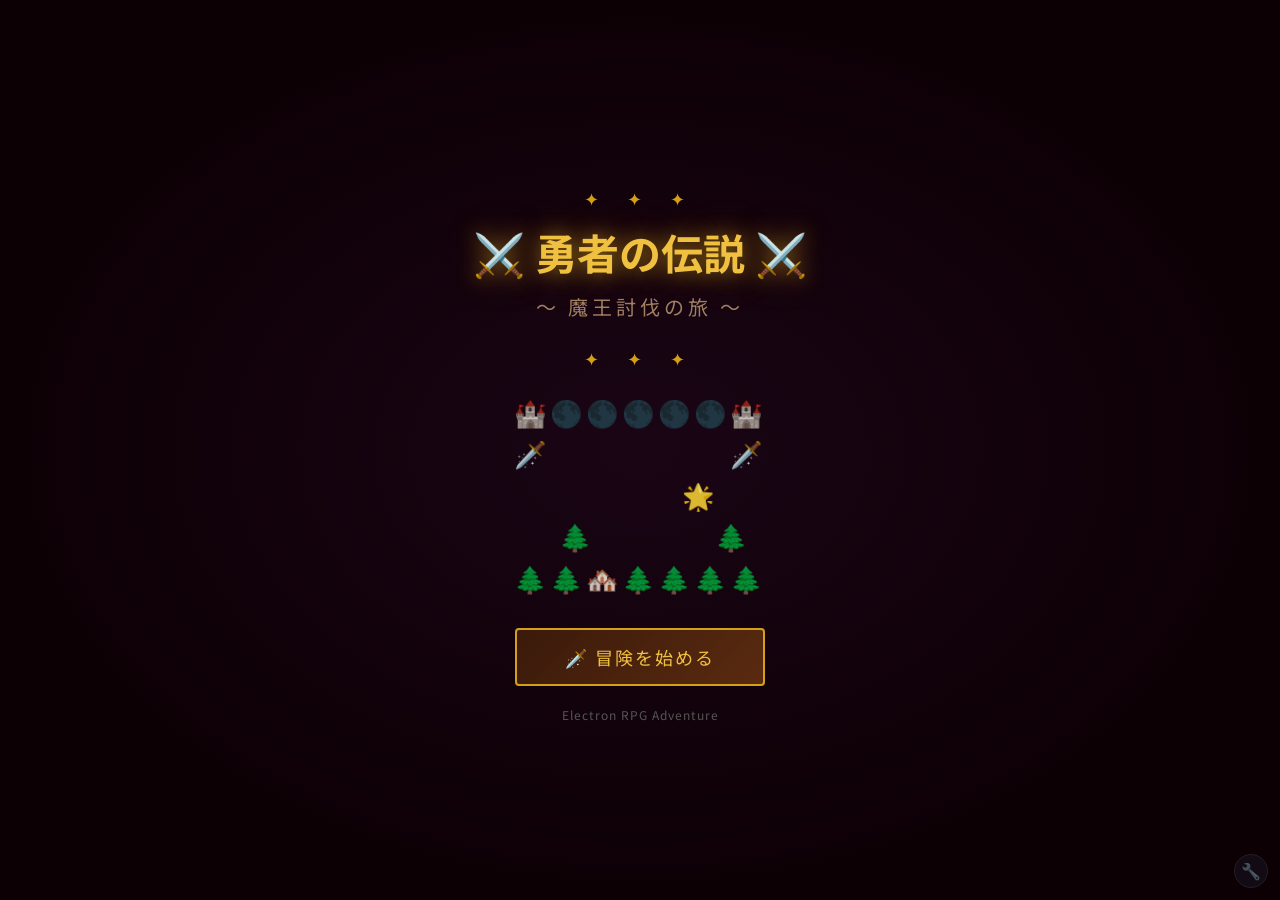
<file: web-deploy/index.html>
<!DOCTYPE html>
<html lang="ja">
<head>
  <meta charset="UTF-8">
  <meta name="viewport" content="width=device-width, initial-scale=1.0">
  <title>勇者の伝説</title>
  <link rel="stylesheet" href="style.css">
</head>
<body>

<!-- ========== タイトル画面 ========== -->
<div id="title-screen">
  <div id="title-content">
    <div id="title-deco">✦ ✦ ✦</div>
    <h1 id="title-main">⚔️ 勇者の伝説 ⚔️</h1>
    <div id="title-sub">〜 魔王討伐の旅 〜</div>
    <div id="title-deco">✦ ✦ ✦</div>
    <div id="title-art">
      <div class="title-art-row">🏰🌑🌑🌑🌑🌑🏰</div>
      <div class="title-art-row">🗡️　　　　　　🗡️</div>
      <div class="title-art-row">　　　　🌟　　　</div>
      <div class="title-art-row">　🌲　　　　🌲　</div>
      <div class="title-art-row">🌲🌲🏘️🌲🌲🌲🌲</div>
    </div>
    <div id="title-buttons">
      <button id="btn-new-game" onclick="startNewGame()">🗡️ 冒険を始める</button>
      <button id="btn-load-game" onclick="loadGame()" style="display:none">📖 冒険を続ける</button>
    </div>
    <div id="title-footer">Electron RPG Adventure</div>
  </div>
</div>

<!-- ========== メインゲーム画面 ========== -->
<div id="game-screen" class="hidden">

  <!-- ヘッダー -->
  <div id="game-header">
    <span id="header-title">⚔️ 勇者の伝説</span>
    <div id="header-actions">
      <button class="header-btn" onclick="saveGame()" title="セーブ">💾 セーブ</button>
      <button class="header-btn" onclick="showTitleScreen()" title="タイトルへ">🏠 タイトル</button>
      <div id="sound-controls">
        <button id="sound-toggle-btn" class="header-btn sound-btn" onclick="soundToggleMute()" title="サウンドON/OFF">🔊</button>
        <input id="sound-volume" type="range" min="0" max="1" step="0.05" value="0.6"
               oninput="soundSetVolume(this.value)" title="音量">
      </div>
    </div>
  </div>

  <!-- メインエリア -->
  <div id="main-area">

    <!-- 左：ストーリー＆バトルエリア -->
    <div id="story-panel">

      <!-- シーン画像エリア -->
      <div id="scene-header">
        <div id="scene-emoji-display">🌄</div>
        <div id="scene-title-display">序章</div>
        <div id="season-display" style="margin-left:auto" onclick="openSeasonInfo()">🌸 春</div>
      </div>

      <!-- ストーリーテキスト -->
      <div id="story-text-area">
        <p id="story-text">読み込み中...</p>
      </div>

      <!-- 選択肢エリア（通常時） -->
      <div id="choices-area"></div>

      <!-- ワープエリア -->
      <div id="warp-area" class="hidden">
        <div id="warp-header">
          <div id="warp-title">🔮 ワープ魔法</div>
          <div id="aria-warp-comment"></div>
        </div>
        <div id="warp-list"></div>
        <button class="choice-btn back-btn" onclick="closeWarpScreen()">↩️ 閉じる</button>
      </div>

      <!-- 装備変更エリア -->
      <div id="equip-change-area" class="hidden">
        <div id="equip-change-list"></div>
        <button class="choice-btn back-btn" id="equip-back-btn" onclick="closeEquipScreen()">↩️ 戻る</button>
      </div>

      <!-- ショップエリア -->
      <div id="shop-area" class="hidden">
        <div id="shop-items-list"></div>
        <button class="choice-btn back-btn" id="shop-back-btn">↩️ 店を出る</button>
      </div>

      <!-- 鍛冶屋エリア -->
      <div id="smith-area" class="hidden">
        <div id="smith-header">
          <div id="smith-title">⚒️ 装備強化</div>
          <div id="smith-desc" style="font-size:12px;color:#aaa;margin-top:4px">装備中のアイテムを強化できます（最大+10）</div>
        </div>
        <div id="smith-items-list"></div>
        <div id="smith-enchant-section">
          <div id="smith-enchant-header">✨ 特殊強化（素材使用）</div>
          <div id="smith-enchant-desc">モンスター素材を使って装備に特殊効果を付与します</div>
          <div id="smith-enchant-list"></div>
        </div>
        <button class="choice-btn back-btn" id="smith-back-btn">↩️ 鍛冶屋を出る</button>
      </div>

      <!-- クエスト掲示板エリア -->
      <div id="quest-board-area" class="hidden">
        <div class="inner-panel-header">
          <div class="inner-panel-title">📋 クエスト掲示板</div>
          <div class="inner-panel-sub">依頼を達成して報酬を受け取ろう！</div>
        </div>
        <div id="quest-board-list"></div>
        <button class="choice-btn back-btn" onclick="closeQuestBoard()">↩️ 閉じる</button>
      </div>

      <!-- モンスター図鑑エリア -->
      <div id="monster-book-area" class="hidden">
        <div class="inner-panel-header">
          <div class="inner-panel-title">📖 モンスター図鑑</div>
          <div class="inner-panel-sub">出会った魔物の記録</div>
        </div>
        <div id="monster-book-list"></div>
        <button class="choice-btn back-btn" onclick="closeMonsterBook()">↩️ 閉じる</button>
      </div>

      <!-- 仲間との絆エリア -->
      <div id="bond-area" class="hidden">
        <div class="inner-panel-header">
          <div class="inner-panel-title">💞 仲間との絆</div>
          <div class="inner-panel-sub">共に戦うほど絆は深まる</div>
        </div>
        <div id="bond-list"></div>
        <button class="choice-btn back-btn" onclick="closeBondScreen()">↩️ 閉じる</button>
      </div>

      <!-- 陣形システムエリア -->
      <div id="formation-area" class="hidden">
        <div class="inner-panel-header">
          <div class="inner-panel-title">⚔️ 陣形システム</div>
          <div class="inner-panel-sub">仲間との戦略を選ぼう</div>
        </div>
        <div id="formation-list"></div>
        <button class="choice-btn back-btn" onclick="closeFormationScreen()">↩️ 閉じる</button>
      </div>

      <!-- 称号リストエリア -->
      <div id="title-list-area" class="hidden">
        <div class="inner-panel-header">
          <div class="inner-panel-title">🏆 称号一覧</div>
          <div class="inner-panel-sub">条件を達成して称号とボーナスを獲得しよう</div>
        </div>
        <div id="title-list-content"></div>
        <button class="choice-btn back-btn" onclick="closeTitleList()">↩️ 閉じる</button>
      </div>

      <!-- 錬金術エリア -->
      <div id="alchemy-area" class="hidden">
        <div class="inner-panel-header">
          <div class="inner-panel-title">🧪 錬金術工房</div>
          <div class="inner-panel-sub">アイテムを組み合わせて新しいものを作ろう</div>
        </div>
        <div id="alchemy-list"></div>
        <button id="alchemy-back-btn" class="choice-btn back-btn">↩️ 工房を出る</button>
      </div>

      <!-- バトルエリア -->
      <div id="battle-area" class="hidden">
        <div id="battle-scene">
          <div id="enemy-display">
            <div id="battle-anim-overlay"></div>
            <div id="damage-popup-area"></div>
            <div id="enemy-emoji-large"></div>
            <div id="enemy-name-display"></div>
            <div id="enemy-hp-section">
              <span id="enemy-hp-label">HP</span>
              <div id="enemy-hp-bar-wrap">
                <div id="enemy-hp-bar"></div>
              </div>
              <span id="enemy-hp-nums"></span>
            </div>
            <div id="enemy-status-display" style="font-size:14px;font-weight:bold;text-align:center;min-height:20px;color:#f0a050"></div>
          </div>

          <div id="battle-log-wrap">
            <div id="battle-log"></div>
          </div>

          <!-- 仲間のバトル中ステータス（全員） -->
          <div id="companions-battle-status"></div>

          <div id="battle-controls">
            <div id="battle-buttons" class="battle-btn-grid">
              <button id="btn-attack" class="battle-btn attack-btn" onclick="battleAction('attack')">⚔️<br>攻撃</button>
              <button id="btn-magic"  class="battle-btn magic-btn"  onclick="battleAction('magic')">🔮<br>スキル</button>
              <button id="btn-item"   class="battle-btn item-btn"   onclick="battleAction('item')">🎒<br>アイテム</button>
              <button id="btn-equip"  class="battle-btn equip-btn"  onclick="battleAction('equip')">🗡️<br>装備</button>
              <button id="btn-summon" class="battle-btn summon-btn" onclick="battleAction('summon')">✨<br>召喚</button>
              <button id="btn-run"    class="battle-btn run-btn"    onclick="battleAction('run')">💨<br>逃げる</button>
            </div>
            <!-- スキル選択 -->
            <div id="skill-select" class="hidden">
              <div id="skill-select-list"></div>
              <button class="choice-btn" onclick="cancelSkillSelect()" style="margin-top:6px">キャンセル</button>
            </div>
            <!-- アイテム選択 -->
            <div id="item-select" class="hidden">
              <div id="item-select-list"></div>
              <button class="choice-btn" onclick="cancelItemSelect()" style="margin-top:6px">キャンセル</button>
            </div>
            <!-- 戦闘中装備選択 -->
            <div id="battle-equip-select" class="hidden">
              <div id="battle-equip-list"></div>
              <button class="choice-btn" onclick="cancelBattleEquip()" style="margin-top:6px">キャンセル</button>
            </div>
            <!-- コンボ必殺技ボタン -->
            <div id="combo-btn-wrap">
              <button id="btn-combo" class="battle-btn combo-btn" onclick="openComboMenu()">⚡<br>コンボ</button>
            </div>
            <!-- コンボ選択 -->
            <div id="combo-select" class="hidden">
              <div id="combo-select-title">⚡ コンボ必殺技</div>
              <div id="combo-select-list"></div>
              <button class="choice-btn" onclick="closeComboMenu()" style="margin-top:6px">キャンセル</button>
            </div>
          </div>
        </div>
      </div>

    </div><!-- /story-panel -->

    <!-- ステータスパネル復元タブ（収納時のみ表示） -->
    <div id="status-panel-tab" onclick="toggleStatusPanel()" title="ステータスを表示">📊</div>

    <!-- 右：ステータスパネル -->
    <div id="status-panel">
      <button id="status-panel-toggle-btn" onclick="toggleStatusPanel()" title="ステータスを隠す">◀ 閉じる</button>

      <!-- プレイヤー情報 -->
      <div class="status-box" id="player-box">
        <div class="status-box-title">👤 プレイヤー</div>
        <div id="player-name-display">勇者アレク</div>
        <div id="player-level-display">Lv. 1</div>

        <div class="bar-row">
          <span class="bar-label hp-label">HP</span>
          <div class="bar-track"><div id="hp-bar" class="bar hp-bar-fill"></div></div>
          <span id="hp-text" class="bar-nums">100/100</span>
        </div>
        <div id="player-status-display" style="display:none;font-size:12px;font-weight:bold;text-align:center;padding:2px 6px;margin:2px 0;border-radius:4px;background:#3a2010;color:#f0a050"></div>
        <div class="bar-row">
          <span class="bar-label mp-label">MP</span>
          <div class="bar-track"><div id="mp-bar" class="bar mp-bar-fill"></div></div>
          <span id="mp-text" class="bar-nums">30/30</span>
        </div>
        <div class="bar-row">
          <span class="bar-label exp-label">EXP</span>
          <div class="bar-track"><div id="exp-bar" class="bar exp-bar-fill"></div></div>
          <span id="exp-text" class="bar-nums">0/50</span>
        </div>

        <div class="stats-grid">
          <div class="stat-cell">⚔️ <span id="stat-atk">15</span></div>
          <div class="stat-cell">🛡️ <span id="stat-def">5</span></div>
          <div class="stat-cell">✨ <span id="stat-matk">20</span></div>
          <div class="stat-cell">💰 <span id="stat-gold">100</span>G</div>
        </div>
      </div>

      <!-- アリア -->
      <div class="status-box" id="aria-box" style="display:none">
        <div class="status-box-title">👱‍♀️ アリア</div>
        <div id="aria-name-display" style="font-weight:bold;font-size:14px;color:#a0d0ff">アリア</div>
        <div id="aria-level-display" style="font-size:12px;color:#888;margin-bottom:4px">Lv. 1</div>
        <div class="bar-row">
          <span class="bar-label hp-label">HP</span>
          <div class="bar-track"><div id="aria-hp-bar" class="bar hp-bar-fill"></div></div>
          <span id="aria-hp-text" class="bar-nums">80/80</span>
        </div>
        <div class="bar-row">
          <span class="bar-label mp-label">MP</span>
          <div class="bar-track"><div id="aria-mp-bar" class="bar mp-bar-fill"></div></div>
          <span id="aria-mp-text" class="bar-nums">25/25</span>
        </div>
        <div class="stats-grid" style="margin-top:4px">
          <div class="stat-cell">⚔️ <span id="aria-stat-atk">18</span></div>
          <div class="stat-cell">🛡️ <span id="aria-stat-def">4</span></div>
          <div class="stat-cell">✨ <span id="aria-stat-matk">8</span></div>
          <div class="stat-cell" id="aria-equip-display" style="font-size:11px;color:#888">装備なし</div>
        </div>
      </div>

      <!-- ガイアス -->
      <div class="status-box companion-box" id="gaius-box" style="display:none">
        <div class="status-box-title">🛡️ ガイアス</div>
        <div id="gaius-level-display" style="font-size:12px;color:#888;margin-bottom:4px">Lv. 1</div>
        <div class="bar-row">
          <span class="bar-label hp-label">HP</span>
          <div class="bar-track"><div id="gaius-hp-bar" class="bar hp-bar-fill"></div></div>
          <span id="gaius-hp-text" class="bar-nums">180/180</span>
        </div>
        <div class="bar-row">
          <span class="bar-label mp-label">MP</span>
          <div class="bar-track"><div id="gaius-mp-bar" class="bar mp-bar-fill"></div></div>
          <span id="gaius-mp-text" class="bar-nums">20/20</span>
        </div>
      </div>

      <!-- ルナ -->
      <div class="status-box companion-box" id="luna-box" style="display:none">
        <div class="status-box-title">🌙 ルナ</div>
        <div id="luna-level-display" style="font-size:12px;color:#888;margin-bottom:4px">Lv. 1</div>
        <div class="bar-row">
          <span class="bar-label hp-label">HP</span>
          <div class="bar-track"><div id="luna-hp-bar" class="bar hp-bar-fill"></div></div>
          <span id="luna-hp-text" class="bar-nums">60/60</span>
        </div>
        <div class="bar-row">
          <span class="bar-label mp-label">MP</span>
          <div class="bar-track"><div id="luna-mp-bar" class="bar mp-bar-fill"></div></div>
          <span id="luna-mp-text" class="bar-nums">55/55</span>
        </div>
      </div>

      <!-- ソラ -->
      <div class="status-box companion-box" id="sola-box" style="display:none">
        <div class="status-box-title">⭐ ソラ</div>
        <div id="sola-level-display" style="font-size:12px;color:#888;margin-bottom:4px">Lv. 1</div>
        <div class="bar-row">
          <span class="bar-label hp-label">HP</span>
          <div class="bar-track"><div id="sola-hp-bar" class="bar hp-bar-fill"></div></div>
          <span id="sola-hp-text" class="bar-nums">55/55</span>
        </div>
        <div class="bar-row">
          <span class="bar-label mp-label">MP</span>
          <div class="bar-track"><div id="sola-mp-bar" class="bar mp-bar-fill"></div></div>
          <span id="sola-mp-text" class="bar-nums">55/55</span>
        </div>
      </div>

      <!-- セラフィナ -->
      <div class="status-box companion-box" id="serafina-box" style="display:none">
        <div class="status-box-title">✨ セラフィナ</div>
        <div id="serafina-level-display" style="font-size:12px;color:#888;margin-bottom:4px">Lv. 1</div>
        <div class="bar-row">
          <span class="bar-label hp-label">HP</span>
          <div class="bar-track"><div id="serafina-hp-bar" class="bar hp-bar-fill"></div></div>
          <span id="serafina-hp-text" class="bar-nums">65/65</span>
        </div>
        <div class="bar-row">
          <span class="bar-label mp-label">MP</span>
          <div class="bar-track"><div id="serafina-mp-bar" class="bar mp-bar-fill"></div></div>
          <span id="serafina-mp-text" class="bar-nums">65/65</span>
        </div>
      </div>

      <!-- ゼフィロス -->
      <div class="status-box companion-box" id="zephiros-box" style="display:none">
        <div class="status-box-title">🔮 ゼフィロス</div>
        <div id="zephiros-level-display" style="font-size:12px;color:#888;margin-bottom:4px">Lv. 1</div>
        <div class="bar-row">
          <span class="bar-label hp-label">HP</span>
          <div class="bar-track"><div id="zephiros-hp-bar" class="bar hp-bar-fill"></div></div>
          <span id="zephiros-hp-text" class="bar-nums">45/45</span>
        </div>
        <div class="bar-row">
          <span class="bar-label mp-label">MP</span>
          <div class="bar-track"><div id="zephiros-mp-bar" class="bar mp-bar-fill"></div></div>
          <span id="zephiros-mp-text" class="bar-nums">75/75</span>
        </div>
      </div>

      <!-- 現在地 -->
      <div class="status-box" id="location-box">
        <div class="status-box-title">📍 現在地</div>
        <div id="location-display">出発の村</div>
      </div>

      <!-- 装備 -->
      <div class="status-box" id="equip-box">
        <div class="status-box-title">🗡️ 装備</div>
        <div id="equip-weapon">武器: 鉄の剣</div>
        <div id="equip-head">頭: なし</div>
        <div id="equip-body">体: 布の服</div>
        <div id="equip-acc">アクセ: なし / なし</div>
      </div>

      <!-- インベントリ -->
      <div class="status-box" id="inventory-box">
        <div class="status-box-title">🎒 所持アイテム</div>
        <div id="inventory-list"></div>
      </div>

    </div><!-- /status-panel -->

  </div><!-- /main-area -->

</div><!-- /game-screen -->

<!-- ========== レベルアップ通知 ========== -->
<div id="levelup-overlay" class="hidden">
  <div id="levelup-box">
    <div id="levelup-title">🎉 LEVEL UP! 🎉</div>
    <div id="levelup-details"></div>
    <div id="levelup-choices"></div>
    <button id="levelup-continue-btn" onclick="closeLevelUp()" style="display:none">続ける →</button>
  </div>
</div>

<!-- ========== ゲームオーバー ========== -->
<div id="gameover-overlay" class="hidden">
  <div id="gameover-box">
    <div id="gameover-title">💀 力尽きてしまった... 💀</div>
    <div id="gameover-text">意識が遠のいていく...</div>
    <button onclick="continueFromVillage()">🏘️ 村から再出発する（HP全回復）</button>
    <button onclick="restartGame()" style="margin-top:8px; background:#333">🔄 最初からプレイする</button>
  </div>
</div>

<!-- ========== 料理パネル ========== -->
<div id="cooking-overlay" class="hidden">
  <div id="cooking-box">
    <div id="cooking-header">
      <span>🍳 料理・食事バフ</span>
      <button onclick="closeCookingPanel()" style="background:none;border:none;color:var(--text-dim);cursor:pointer;font-size:18px;">✕</button>
    </div>
    <div id="cooking-current-buff"></div>
    <div id="cooking-list"></div>
  </div>
</div>

<!-- ========== アイテム売却パネル ========== -->
<div id="sell-overlay" class="hidden">
  <div id="sell-box">
    <div id="sell-header">
      <span id="sell-title">💰 アイテム売却</span>
      <span id="sell-gold-display"></span>
    </div>
    <div id="sell-tabs">
      <button class="sell-tab active" data-cat="all">すべて</button>
      <button class="sell-tab" data-cat="consumable">消耗品</button>
      <button class="sell-tab" data-cat="material">素材</button>
      <button class="sell-tab" data-cat="equipment">装備</button>
    </div>
    <div id="sell-list"></div>
    <div id="sell-footer">
      <div id="sell-total">選択中：0G</div>
      <div id="sell-footer-btns">
        <button id="sell-all-btn" onclick="sellSelected()">💰 売る</button>
        <button id="sell-close-btn" onclick="closeSellPanel()">↩️ 閉じる</button>
      </div>
    </div>
  </div>
</div>

<!-- ========== 転生パネル ========== -->
<!-- ========== 世界地図 ========== -->
<div id="worldmap-overlay" class="hidden">
  <div id="worldmap-box">
    <div id="worldmap-header-bar">
      <span>🌍 世界地図</span>
      <button onclick="closeWorldMap()" style="background:none;border:none;color:var(--text-dim);cursor:pointer;font-size:18px;">✕</button>
    </div>
    <div id="worldmap-content"></div>
  </div>
</div>

<div id="rebirth-overlay" class="hidden">
  <div id="rebirth-box">
    <div id="rebirth-header">
      <span>🌟 転生</span>
      <button onclick="closeRebirthPanel()" style="background:none;border:none;color:var(--text-dim);cursor:pointer;font-size:18px;">✕</button>
    </div>
    <div id="rebirth-content"></div>
  </div>
</div>

<!-- ========== 週替わりチャレンジ ========== -->
<div id="weekly-overlay" class="hidden">
  <div id="weekly-box">
    <div id="weekly-header">
      <span>🏆 週替わりチャレンジ</span>
      <button onclick="closeWeeklyChallenge()" style="background:none;border:none;color:var(--text-dim);cursor:pointer;font-size:18px;">✕</button>
    </div>
    <div id="weekly-content"></div>
  </div>
</div>

<!-- ========== モンスター召喚パネル ========== -->
<div id="summon-overlay" class="hidden">
  <div id="summon-box">
    <div id="summon-header">
      <span>✨ モンスター召喚</span>
      <button onclick="closeSummonPanel()" style="background:none;border:none;color:var(--text-dim);cursor:pointer;font-size:18px;">✕</button>
    </div>
    <p style="font-size:12px;color:#aaa;padding:0 14px 4px;margin:0;">召喚アイテムを使って仲間を呼ぼう！</p>
    <div id="summon-list"></div>
  </div>
</div>

<!-- ========== 仲間スキルツリー ========== -->
<div id="cskill-overlay" class="hidden">
  <div id="cskill-box">
    <div id="cskill-header">
      <button id="cskill-back-btn" onclick="_cskillView=null;_renderCompanionList();" style="display:none;background:none;border:none;color:var(--text-dim);cursor:pointer;font-size:14px;padding:0 6px 0 0;">◀ 戻る</button>
      <span id="cskill-header-title">💫 仲間スキルツリー</span>
      <span id="cskill-sp" style="color:var(--gold);font-size:13px;"></span>
      <button onclick="closeCompanionSkillPanel()" style="background:none;border:none;color:var(--text-dim);cursor:pointer;font-size:18px;">✕</button>
    </div>
    <div id="cskill-content"></div>
  </div>
</div>

<!-- ========== スキルツリー ========== -->
<div id="skilltree-overlay" class="hidden">
  <div id="skilltree-box">
    <div id="skilltree-header">
      <span>🌳 パッシブスキルツリー</span>
      <span id="skilltree-sp" style="color:var(--gold);font-size:13px;"></span>
      <button onclick="closeSkillTree()" style="background:none;border:none;color:var(--text-dim);cursor:pointer;font-size:18px;">✕</button>
    </div>
    <div id="skilltree-list"></div>
    <div id="skilltree-footer">
      <button onclick="resetSkillTree()" style="font-family:inherit;font-size:12px;padding:7px 14px;border-radius:7px;background:rgba(231,76,60,0.15);color:#e74c3c;border:1px solid rgba(231,76,60,0.4);cursor:pointer;">🔄 リセット（10000G）</button>
    </div>
  </div>
</div>

<!-- ========== NPCサブストーリー ========== -->
<div id="npc-talk-overlay" class="hidden">
  <div id="npc-talk-box">
    <div id="npc-talk-header">
      <span id="npc-talk-emoji"></span>
      <span id="npc-talk-name"></span>
      <span id="npc-talk-stage"></span>
    </div>
    <div id="npc-talk-text"></div>
    <div id="npc-talk-buttons"></div>
  </div>
</div>

<!-- ========== 釣りミニゲーム ========== -->
<div id="fishing-overlay" class="hidden">
  <div id="fishing-box">
    <div id="fishing-title">🎣 釣りミニゲーム</div>
    <div id="fishing-water">🌊〜〜〜〜〜〜〜〜🌊</div>
    <div id="fishing-status"></div>
    <div id="fishing-fish-display"></div>
    <div id="fishing-buttons"></div>
  </div>
</div>

<!-- ========== 砂漠レース ========== -->
<div id="race-overlay" class="hidden">
  <div id="race-box">
    <div id="race-title">🏜️ 砂漠レース</div>
    <div id="race-round"></div>
    <div id="race-track"></div>
    <div id="race-status"></div>
    <div id="race-buttons"></div>
  </div>
</div>

<!-- ========== 闘技場トーナメント ========== -->
<div id="tournament-overlay" class="hidden">
  <div id="tournament-box">
    <div id="tournament-title">🏆 闘技場トーナメント</div>
    <div id="tournament-bracket"></div>
    <div id="tournament-status"></div>
    <div id="tournament-buttons"></div>
  </div>
</div>

<!-- ========== 仲間会話イベント ポップアップ ========== -->
<div id="companion-talk-overlay" class="hidden">
  <div id="companion-talk-box">
    <div id="companion-talk-header">
      <span id="companion-talk-emoji"></span>
      <span id="companion-talk-name"></span>
      <span id="companion-talk-bond"></span>
    </div>
    <div id="companion-talk-bubble">
      <div id="companion-talk-text"></div>
    </div>
    <div id="companion-talk-buttons"></div>
  </div>
</div>

<!-- ========== 旅のランダムイベント ポップアップ ========== -->
<div id="travel-event-overlay" class="hidden">
  <div id="travel-event-box">
    <div id="travel-event-emoji">🎲</div>
    <div id="travel-event-title"></div>
    <div id="travel-event-text"></div>
    <div id="travel-event-buttons"></div>
  </div>
</div>

<!-- ========== 隠し宝箱・隠し部屋 ポップアップ ========== -->
<div id="hidden-treasure-overlay" class="hidden">
  <div id="hidden-treasure-box">
    <div id="hidden-treasure-emoji">📦</div>
    <div id="hidden-treasure-title">発見！</div>
    <div id="hidden-treasure-text"></div>
    <div id="hidden-treasure-buttons"></div>
  </div>
</div>

<!-- ========== 称号取得通知 ========== -->
<div id="title-notif-overlay" class="hidden">
  <div id="title-notif-box">
    <div id="title-notif-header">🏆 称号を獲得！</div>
    <div id="title-notif-emoji">🏆</div>
    <div id="title-notif-name"></div>
    <div id="title-notif-desc"></div>
    <div id="title-notif-bonus"></div>
    <button onclick="closeTitleNotif()">✨ 素晴らしい！</button>
  </div>
</div>

<!-- ========== ガチャ画面 ========== -->
<div id="gacha-overlay" class="hidden">
  <div id="gacha-box">
    <div id="gacha-header-row">
      <div id="gacha-title">🎰 幻想ガチャ</div>
      <div id="gacha-gold-display">💰 <span id="gacha-gold-num">0</span>G</div>
    </div>
    <div id="gacha-pity-bar">
      ✨ ★5保証まであと <span id="gacha-pity-left">50</span>回
      ／ 通算 <span id="gacha-total-pulls">0</span>回
      <div id="gacha-pity-track"><div id="gacha-pity-fill"></div></div>
    </div>
    <div id="gacha-buttons">
      <button id="gacha-btn-single" onclick="doGachaPull(1)">
        🎲 1回引く<br><span class="gacha-cost">500G</span>
      </button>
      <button id="gacha-btn-ten" onclick="doGachaPull(10)">
        🎰 10連ガチャ<br><span class="gacha-cost">5000G</span>
      </button>
    </div>
    <div id="gacha-rate-btn" onclick="toggleGachaRates()">📊 排出率を確認</div>
    <div id="gacha-rates-panel" class="hidden">
      <div>★★★★★ (★5): 2.0%　（50回で必ず確定）</div>
      <div>★★★★☆ (★4): 8.0%</div>
      <div>★★★☆☆ (★3): 20.0%</div>
      <div>★★☆☆☆ (★2): 30.0%</div>
      <div>★☆☆☆☆ (★1): 40.0%</div>
    </div>
    <div id="gacha-history-section">
      <div id="gacha-history-label">📜 最近のガチャ履歴</div>
      <div id="gacha-history-list"></div>
    </div>
    <button class="choice-btn back-btn" onclick="closeGachaScreen()">↩️ 閉じる</button>
  </div>
</div>

<!-- ========== ガチャ結果 ========== -->
<div id="gacha-result-overlay" class="hidden">
  <div id="gacha-result-box">
    <div id="gacha-result-title">🎲 ガチャ結果！</div>
    <div id="gacha-result-grid"></div>
    <button class="choice-btn" onclick="closeGachaResult()" style="margin-top:16px;width:100%">✨ 受け取る</button>
  </div>
</div>

<!-- ========== メッセージトースト ========== -->
<div id="toast" class="hidden"></div>

<script src="sound.js"></script>
<script src="renderer.js"></script>
</body>
</html>
</file>
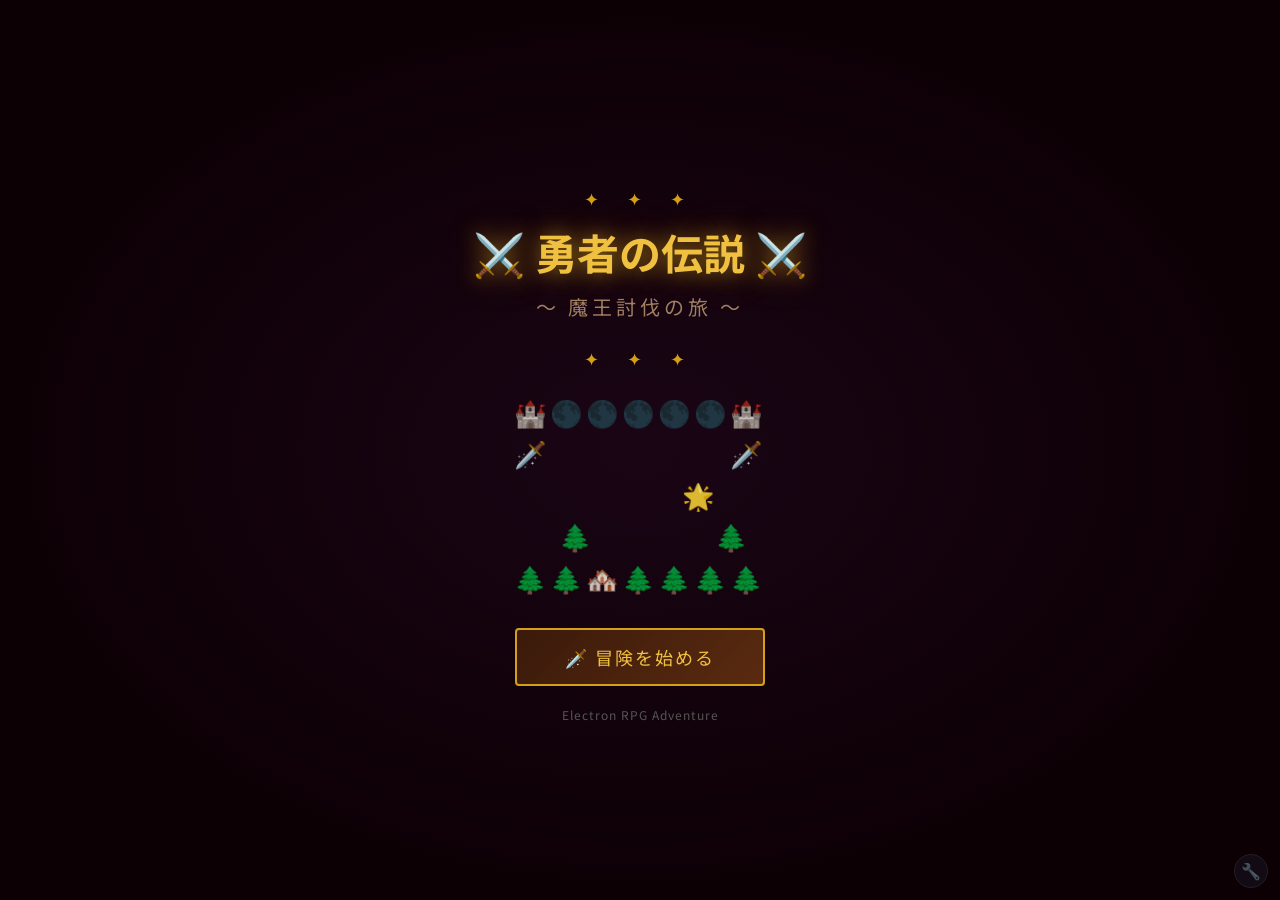
<file: web-deploy/勇者の伝説_アップロード用/index.html>
<!DOCTYPE html>
<html lang="ja">
<head>
  <meta charset="UTF-8">
  <meta name="viewport" content="width=device-width, initial-scale=1.0">
  <title>勇者の伝説</title>
  <link rel="stylesheet" href="style.css">
</head>
<body>

<!-- ========== タイトル画面 ========== -->
<div id="title-screen">
  <div id="title-content">
    <div id="title-deco">✦ ✦ ✦</div>
    <h1 id="title-main">⚔️ 勇者の伝説 ⚔️</h1>
    <div id="title-sub">〜 魔王討伐の旅 〜</div>
    <div id="title-deco">✦ ✦ ✦</div>
    <div id="title-art">
      <div class="title-art-row">🏰🌑🌑🌑🌑🌑🏰</div>
      <div class="title-art-row">🗡️　　　　　　🗡️</div>
      <div class="title-art-row">　　　　🌟　　　</div>
      <div class="title-art-row">　🌲　　　　🌲　</div>
      <div class="title-art-row">🌲🌲🏘️🌲🌲🌲🌲</div>
    </div>
    <div id="title-buttons">
      <button id="btn-new-game" onclick="startNewGame()">🗡️ 冒険を始める</button>
      <button id="btn-load-game" onclick="loadGame()" style="display:none">📖 冒険を続ける</button>
    </div>
    <div id="title-footer">Electron RPG Adventure</div>
  </div>
</div>

<!-- ========== メインゲーム画面 ========== -->
<div id="game-screen" class="hidden">

  <!-- ヘッダー -->
  <div id="game-header">
    <span id="header-title">⚔️ 勇者の伝説</span>
    <div id="header-actions">
      <button class="header-btn" onclick="saveGame()" title="セーブ">💾 セーブ</button>
      <button class="header-btn" onclick="showTitleScreen()" title="タイトルへ">🏠 タイトル</button>
      <div id="sound-controls">
        <button id="sound-toggle-btn" class="header-btn sound-btn" onclick="soundToggleMute()" title="サウンドON/OFF">🔊</button>
        <input id="sound-volume" type="range" min="0" max="1" step="0.05" value="0.6"
               oninput="soundSetVolume(this.value)" title="音量">
      </div>
    </div>
  </div>

  <!-- メインエリア -->
  <div id="main-area">

    <!-- 左：ストーリー＆バトルエリア -->
    <div id="story-panel">

      <!-- シーン画像エリア -->
      <div id="scene-header">
        <div id="scene-emoji-display">🌄</div>
        <div id="scene-title-display">序章</div>
        <div id="season-display" style="margin-left:auto" onclick="openSeasonInfo()">🌸 春</div>
      </div>

      <!-- ストーリーテキスト -->
      <div id="story-text-area">
        <p id="story-text">読み込み中...</p>
      </div>

      <!-- 選択肢エリア（通常時） -->
      <div id="choices-area"></div>

      <!-- ワープエリア -->
      <div id="warp-area" class="hidden">
        <div id="warp-header">
          <div id="warp-title">🔮 ワープ魔法</div>
          <div id="aria-warp-comment"></div>
        </div>
        <div id="warp-list"></div>
        <button class="choice-btn back-btn" onclick="closeWarpScreen()">↩️ 閉じる</button>
      </div>

      <!-- 装備変更エリア -->
      <div id="equip-change-area" class="hidden">
        <div id="equip-change-list"></div>
        <button class="choice-btn back-btn" id="equip-back-btn" onclick="closeEquipScreen()">↩️ 戻る</button>
      </div>

      <!-- ショップエリア -->
      <div id="shop-area" class="hidden">
        <div id="shop-items-list"></div>
        <button class="choice-btn back-btn" id="shop-back-btn">↩️ 店を出る</button>
      </div>

      <!-- 鍛冶屋エリア -->
      <div id="smith-area" class="hidden">
        <div id="smith-header">
          <div id="smith-title">⚒️ 装備強化</div>
          <div id="smith-desc" style="font-size:12px;color:#aaa;margin-top:4px">装備中のアイテムを強化できます（最大+10）</div>
        </div>
        <div id="smith-items-list"></div>
        <div id="smith-enchant-section">
          <div id="smith-enchant-header">✨ 特殊強化（素材使用）</div>
          <div id="smith-enchant-desc">モンスター素材を使って装備に特殊効果を付与します</div>
          <div id="smith-enchant-list"></div>
        </div>
        <button class="choice-btn back-btn" id="smith-back-btn">↩️ 鍛冶屋を出る</button>
      </div>

      <!-- クエスト掲示板エリア -->
      <div id="quest-board-area" class="hidden">
        <div class="inner-panel-header">
          <div class="inner-panel-title">📋 クエスト掲示板</div>
          <div class="inner-panel-sub">依頼を達成して報酬を受け取ろう！</div>
        </div>
        <div id="quest-board-list"></div>
        <button class="choice-btn back-btn" onclick="closeQuestBoard()">↩️ 閉じる</button>
      </div>

      <!-- モンスター図鑑エリア -->
      <div id="monster-book-area" class="hidden">
        <div class="inner-panel-header">
          <div class="inner-panel-title">📖 モンスター図鑑</div>
          <div class="inner-panel-sub">出会った魔物の記録</div>
        </div>
        <div id="monster-book-list"></div>
        <button class="choice-btn back-btn" onclick="closeMonsterBook()">↩️ 閉じる</button>
      </div>

      <!-- 仲間との絆エリア -->
      <div id="bond-area" class="hidden">
        <div class="inner-panel-header">
          <div class="inner-panel-title">💞 仲間との絆</div>
          <div class="inner-panel-sub">共に戦うほど絆は深まる</div>
        </div>
        <div id="bond-list"></div>
        <button class="choice-btn back-btn" onclick="closeBondScreen()">↩️ 閉じる</button>
      </div>

      <!-- 陣形システムエリア -->
      <div id="formation-area" class="hidden">
        <div class="inner-panel-header">
          <div class="inner-panel-title">⚔️ 陣形システム</div>
          <div class="inner-panel-sub">仲間との戦略を選ぼう</div>
        </div>
        <div id="formation-list"></div>
        <button class="choice-btn back-btn" onclick="closeFormationScreen()">↩️ 閉じる</button>
      </div>

      <!-- 称号リストエリア -->
      <div id="title-list-area" class="hidden">
        <div class="inner-panel-header">
          <div class="inner-panel-title">🏆 称号一覧</div>
          <div class="inner-panel-sub">条件を達成して称号とボーナスを獲得しよう</div>
        </div>
        <div id="title-list-content"></div>
        <button class="choice-btn back-btn" onclick="closeTitleList()">↩️ 閉じる</button>
      </div>

      <!-- 錬金術エリア -->
      <div id="alchemy-area" class="hidden">
        <div class="inner-panel-header">
          <div class="inner-panel-title">🧪 錬金術工房</div>
          <div class="inner-panel-sub">アイテムを組み合わせて新しいものを作ろう</div>
        </div>
        <div id="alchemy-list"></div>
        <button id="alchemy-back-btn" class="choice-btn back-btn">↩️ 工房を出る</button>
      </div>

      <!-- バトルエリア -->
      <div id="battle-area" class="hidden">
        <div id="battle-scene">
          <div id="enemy-display">
            <div id="battle-anim-overlay"></div>
            <div id="damage-popup-area"></div>
            <div id="enemy-emoji-large"></div>
            <div id="enemy-name-display"></div>
            <div id="enemy-hp-section">
              <span id="enemy-hp-label">HP</span>
              <div id="enemy-hp-bar-wrap">
                <div id="enemy-hp-bar"></div>
              </div>
              <span id="enemy-hp-nums"></span>
            </div>
            <div id="enemy-status-display" style="font-size:14px;font-weight:bold;text-align:center;min-height:20px;color:#f0a050"></div>
          </div>

          <div id="battle-log-wrap">
            <div id="battle-log"></div>
          </div>

          <!-- 仲間のバトル中ステータス（全員） -->
          <div id="companions-battle-status"></div>

          <div id="battle-controls">
            <div id="battle-buttons" class="battle-btn-grid">
              <button id="btn-attack" class="battle-btn attack-btn" onclick="battleAction('attack')">⚔️<br>攻撃</button>
              <button id="btn-magic"  class="battle-btn magic-btn"  onclick="battleAction('magic')">🔮<br>スキル</button>
              <button id="btn-item"   class="battle-btn item-btn"   onclick="battleAction('item')">🎒<br>アイテム</button>
              <button id="btn-equip"  class="battle-btn equip-btn"  onclick="battleAction('equip')">🗡️<br>装備</button>
              <button id="btn-run"    class="battle-btn run-btn"    onclick="battleAction('run')">💨<br>逃げる</button>
            </div>
            <!-- スキル選択 -->
            <div id="skill-select" class="hidden">
              <div id="skill-select-list"></div>
              <button class="choice-btn" onclick="cancelSkillSelect()" style="margin-top:6px">キャンセル</button>
            </div>
            <!-- アイテム選択 -->
            <div id="item-select" class="hidden">
              <div id="item-select-list"></div>
              <button class="choice-btn" onclick="cancelItemSelect()" style="margin-top:6px">キャンセル</button>
            </div>
            <!-- 戦闘中装備選択 -->
            <div id="battle-equip-select" class="hidden">
              <div id="battle-equip-list"></div>
              <button class="choice-btn" onclick="cancelBattleEquip()" style="margin-top:6px">キャンセル</button>
            </div>
            <!-- コンボ必殺技ボタン -->
            <div id="combo-btn-wrap">
              <button id="btn-combo" class="battle-btn combo-btn" onclick="openComboMenu()">⚡<br>コンボ</button>
            </div>
            <!-- コンボ選択 -->
            <div id="combo-select" class="hidden">
              <div id="combo-select-title">⚡ コンボ必殺技</div>
              <div id="combo-select-list"></div>
              <button class="choice-btn" onclick="closeComboMenu()" style="margin-top:6px">キャンセル</button>
            </div>
          </div>
        </div>
      </div>

    </div><!-- /story-panel -->

    <!-- ステータスパネル復元タブ（収納時のみ表示） -->
    <div id="status-panel-tab" onclick="toggleStatusPanel()" title="ステータスを表示">📊</div>

    <!-- 右：ステータスパネル -->
    <div id="status-panel">
      <button id="status-panel-toggle-btn" onclick="toggleStatusPanel()" title="ステータスを隠す">◀ 閉じる</button>

      <!-- プレイヤー情報 -->
      <div class="status-box" id="player-box">
        <div class="status-box-title">👤 プレイヤー</div>
        <div id="player-name-display">勇者アレク</div>
        <div id="player-level-display">Lv. 1</div>

        <div class="bar-row">
          <span class="bar-label hp-label">HP</span>
          <div class="bar-track"><div id="hp-bar" class="bar hp-bar-fill"></div></div>
          <span id="hp-text" class="bar-nums">100/100</span>
        </div>
        <div id="player-status-display" style="display:none;font-size:12px;font-weight:bold;text-align:center;padding:2px 6px;margin:2px 0;border-radius:4px;background:#3a2010;color:#f0a050"></div>
        <div class="bar-row">
          <span class="bar-label mp-label">MP</span>
          <div class="bar-track"><div id="mp-bar" class="bar mp-bar-fill"></div></div>
          <span id="mp-text" class="bar-nums">30/30</span>
        </div>
        <div class="bar-row">
          <span class="bar-label exp-label">EXP</span>
          <div class="bar-track"><div id="exp-bar" class="bar exp-bar-fill"></div></div>
          <span id="exp-text" class="bar-nums">0/50</span>
        </div>

        <div class="stats-grid">
          <div class="stat-cell">⚔️ <span id="stat-atk">15</span></div>
          <div class="stat-cell">🛡️ <span id="stat-def">5</span></div>
          <div class="stat-cell">✨ <span id="stat-matk">20</span></div>
          <div class="stat-cell">💰 <span id="stat-gold">100</span>G</div>
        </div>
      </div>

      <!-- アリア -->
      <div class="status-box" id="aria-box" style="display:none">
        <div class="status-box-title">👱‍♀️ アリア</div>
        <div id="aria-name-display" style="font-weight:bold;font-size:14px;color:#a0d0ff">アリア</div>
        <div id="aria-level-display" style="font-size:12px;color:#888;margin-bottom:4px">Lv. 1</div>
        <div class="bar-row">
          <span class="bar-label hp-label">HP</span>
          <div class="bar-track"><div id="aria-hp-bar" class="bar hp-bar-fill"></div></div>
          <span id="aria-hp-text" class="bar-nums">80/80</span>
        </div>
        <div class="bar-row">
          <span class="bar-label mp-label">MP</span>
          <div class="bar-track"><div id="aria-mp-bar" class="bar mp-bar-fill"></div></div>
          <span id="aria-mp-text" class="bar-nums">25/25</span>
        </div>
        <div class="stats-grid" style="margin-top:4px">
          <div class="stat-cell">⚔️ <span id="aria-stat-atk">18</span></div>
          <div class="stat-cell">🛡️ <span id="aria-stat-def">4</span></div>
          <div class="stat-cell">✨ <span id="aria-stat-matk">8</span></div>
          <div class="stat-cell" id="aria-equip-display" style="font-size:11px;color:#888">装備なし</div>
        </div>
      </div>

      <!-- ガイアス -->
      <div class="status-box companion-box" id="gaius-box" style="display:none">
        <div class="status-box-title">🛡️ ガイアス</div>
        <div id="gaius-level-display" style="font-size:12px;color:#888;margin-bottom:4px">Lv. 1</div>
        <div class="bar-row">
          <span class="bar-label hp-label">HP</span>
          <div class="bar-track"><div id="gaius-hp-bar" class="bar hp-bar-fill"></div></div>
          <span id="gaius-hp-text" class="bar-nums">180/180</span>
        </div>
        <div class="bar-row">
          <span class="bar-label mp-label">MP</span>
          <div class="bar-track"><div id="gaius-mp-bar" class="bar mp-bar-fill"></div></div>
          <span id="gaius-mp-text" class="bar-nums">20/20</span>
        </div>
      </div>

      <!-- ルナ -->
      <div class="status-box companion-box" id="luna-box" style="display:none">
        <div class="status-box-title">🌙 ルナ</div>
        <div id="luna-level-display" style="font-size:12px;color:#888;margin-bottom:4px">Lv. 1</div>
        <div class="bar-row">
          <span class="bar-label hp-label">HP</span>
          <div class="bar-track"><div id="luna-hp-bar" class="bar hp-bar-fill"></div></div>
          <span id="luna-hp-text" class="bar-nums">60/60</span>
        </div>
        <div class="bar-row">
          <span class="bar-label mp-label">MP</span>
          <div class="bar-track"><div id="luna-mp-bar" class="bar mp-bar-fill"></div></div>
          <span id="luna-mp-text" class="bar-nums">55/55</span>
        </div>
      </div>

      <!-- ソラ -->
      <div class="status-box companion-box" id="sola-box" style="display:none">
        <div class="status-box-title">⭐ ソラ</div>
        <div id="sola-level-display" style="font-size:12px;color:#888;margin-bottom:4px">Lv. 1</div>
        <div class="bar-row">
          <span class="bar-label hp-label">HP</span>
          <div class="bar-track"><div id="sola-hp-bar" class="bar hp-bar-fill"></div></div>
          <span id="sola-hp-text" class="bar-nums">55/55</span>
        </div>
        <div class="bar-row">
          <span class="bar-label mp-label">MP</span>
          <div class="bar-track"><div id="sola-mp-bar" class="bar mp-bar-fill"></div></div>
          <span id="sola-mp-text" class="bar-nums">55/55</span>
        </div>
      </div>

      <!-- セラフィナ -->
      <div class="status-box companion-box" id="serafina-box" style="display:none">
        <div class="status-box-title">✨ セラフィナ</div>
        <div id="serafina-level-display" style="font-size:12px;color:#888;margin-bottom:4px">Lv. 1</div>
        <div class="bar-row">
          <span class="bar-label hp-label">HP</span>
          <div class="bar-track"><div id="serafina-hp-bar" class="bar hp-bar-fill"></div></div>
          <span id="serafina-hp-text" class="bar-nums">65/65</span>
        </div>
        <div class="bar-row">
          <span class="bar-label mp-label">MP</span>
          <div class="bar-track"><div id="serafina-mp-bar" class="bar mp-bar-fill"></div></div>
          <span id="serafina-mp-text" class="bar-nums">65/65</span>
        </div>
      </div>

      <!-- ゼフィロス -->
      <div class="status-box companion-box" id="zephiros-box" style="display:none">
        <div class="status-box-title">🔮 ゼフィロス</div>
        <div id="zephiros-level-display" style="font-size:12px;color:#888;margin-bottom:4px">Lv. 1</div>
        <div class="bar-row">
          <span class="bar-label hp-label">HP</span>
          <div class="bar-track"><div id="zephiros-hp-bar" class="bar hp-bar-fill"></div></div>
          <span id="zephiros-hp-text" class="bar-nums">45/45</span>
        </div>
        <div class="bar-row">
          <span class="bar-label mp-label">MP</span>
          <div class="bar-track"><div id="zephiros-mp-bar" class="bar mp-bar-fill"></div></div>
          <span id="zephiros-mp-text" class="bar-nums">75/75</span>
        </div>
      </div>

      <!-- 現在地 -->
      <div class="status-box" id="location-box">
        <div class="status-box-title">📍 現在地</div>
        <div id="location-display">出発の村</div>
      </div>

      <!-- 装備 -->
      <div class="status-box" id="equip-box">
        <div class="status-box-title">🗡️ 装備</div>
        <div id="equip-weapon">武器: 鉄の剣</div>
        <div id="equip-head">頭: なし</div>
        <div id="equip-body">体: 布の服</div>
        <div id="equip-acc">アクセ: なし / なし</div>
      </div>

      <!-- インベントリ -->
      <div class="status-box" id="inventory-box">
        <div class="status-box-title">🎒 所持アイテム</div>
        <div id="inventory-list"></div>
      </div>

    </div><!-- /status-panel -->

  </div><!-- /main-area -->

</div><!-- /game-screen -->

<!-- ========== レベルアップ通知 ========== -->
<div id="levelup-overlay" class="hidden">
  <div id="levelup-box">
    <div id="levelup-title">🎉 LEVEL UP! 🎉</div>
    <div id="levelup-details"></div>
    <div id="levelup-choices"></div>
    <button id="levelup-continue-btn" onclick="closeLevelUp()" style="display:none">続ける →</button>
  </div>
</div>

<!-- ========== ゲームオーバー ========== -->
<div id="gameover-overlay" class="hidden">
  <div id="gameover-box">
    <div id="gameover-title">💀 力尽きてしまった... 💀</div>
    <div id="gameover-text">意識が遠のいていく...</div>
    <button onclick="continueFromVillage()">🏘️ 村から再出発する（HP全回復）</button>
    <button onclick="restartGame()" style="margin-top:8px; background:#333">🔄 最初からプレイする</button>
  </div>
</div>

<!-- ========== 隠し宝箱・隠し部屋 ポップアップ ========== -->
<div id="hidden-treasure-overlay" class="hidden">
  <div id="hidden-treasure-box">
    <div id="hidden-treasure-emoji">📦</div>
    <div id="hidden-treasure-title">発見！</div>
    <div id="hidden-treasure-text"></div>
    <div id="hidden-treasure-buttons"></div>
  </div>
</div>

<!-- ========== 称号取得通知 ========== -->
<div id="title-notif-overlay" class="hidden">
  <div id="title-notif-box">
    <div id="title-notif-header">🏆 称号を獲得！</div>
    <div id="title-notif-emoji">🏆</div>
    <div id="title-notif-name"></div>
    <div id="title-notif-desc"></div>
    <div id="title-notif-bonus"></div>
    <button onclick="closeTitleNotif()">✨ 素晴らしい！</button>
  </div>
</div>

<!-- ========== ガチャ画面 ========== -->
<div id="gacha-overlay" class="hidden">
  <div id="gacha-box">
    <div id="gacha-header-row">
      <div id="gacha-title">🎰 幻想ガチャ</div>
      <div id="gacha-gold-display">💰 <span id="gacha-gold-num">0</span>G</div>
    </div>
    <div id="gacha-pity-bar">
      ✨ ★5保証まであと <span id="gacha-pity-left">50</span>回
      ／ 通算 <span id="gacha-total-pulls">0</span>回
      <div id="gacha-pity-track"><div id="gacha-pity-fill"></div></div>
    </div>
    <div id="gacha-buttons">
      <button id="gacha-btn-single" onclick="doGachaPull(1)">
        🎲 1回引く<br><span class="gacha-cost">500G</span>
      </button>
      <button id="gacha-btn-ten" onclick="doGachaPull(10)">
        🎰 10連ガチャ<br><span class="gacha-cost">5000G</span>
      </button>
    </div>
    <div id="gacha-rate-btn" onclick="toggleGachaRates()">📊 排出率を確認</div>
    <div id="gacha-rates-panel" class="hidden">
      <div>★★★★★ (★5): 2.0%　（50回で必ず確定）</div>
      <div>★★★★☆ (★4): 8.0%</div>
      <div>★★★☆☆ (★3): 20.0%</div>
      <div>★★☆☆☆ (★2): 30.0%</div>
      <div>★☆☆☆☆ (★1): 40.0%</div>
    </div>
    <div id="gacha-history-section">
      <div id="gacha-history-label">📜 最近のガチャ履歴</div>
      <div id="gacha-history-list"></div>
    </div>
    <button class="choice-btn back-btn" onclick="closeGachaScreen()">↩️ 閉じる</button>
  </div>
</div>

<!-- ========== ガチャ結果 ========== -->
<div id="gacha-result-overlay" class="hidden">
  <div id="gacha-result-box">
    <div id="gacha-result-title">🎲 ガチャ結果！</div>
    <div id="gacha-result-grid"></div>
    <button class="choice-btn" onclick="closeGachaResult()" style="margin-top:16px;width:100%">✨ 受け取る</button>
  </div>
</div>

<!-- ========== メッセージトースト ========== -->
<div id="toast" class="hidden"></div>

<script src="sound.js"></script>
<script src="renderer.js"></script>
</body>
</html>
</file>
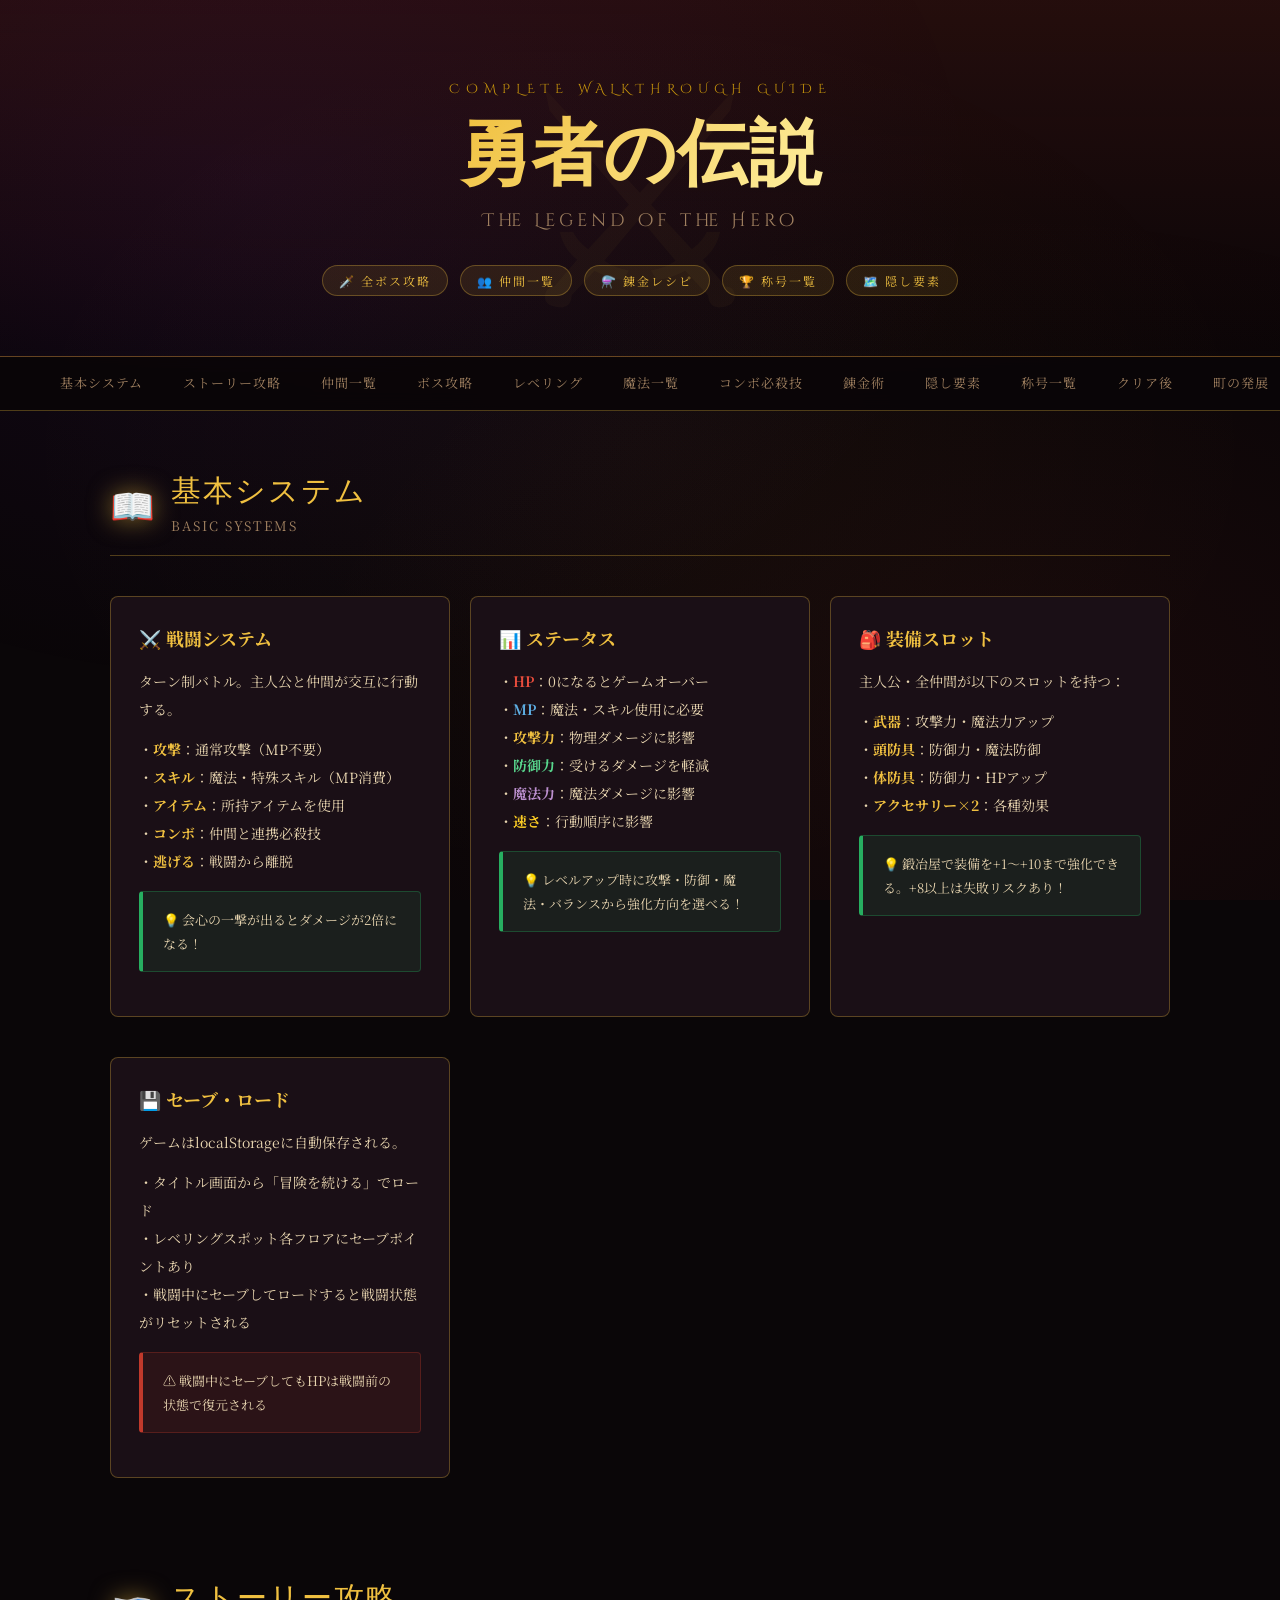
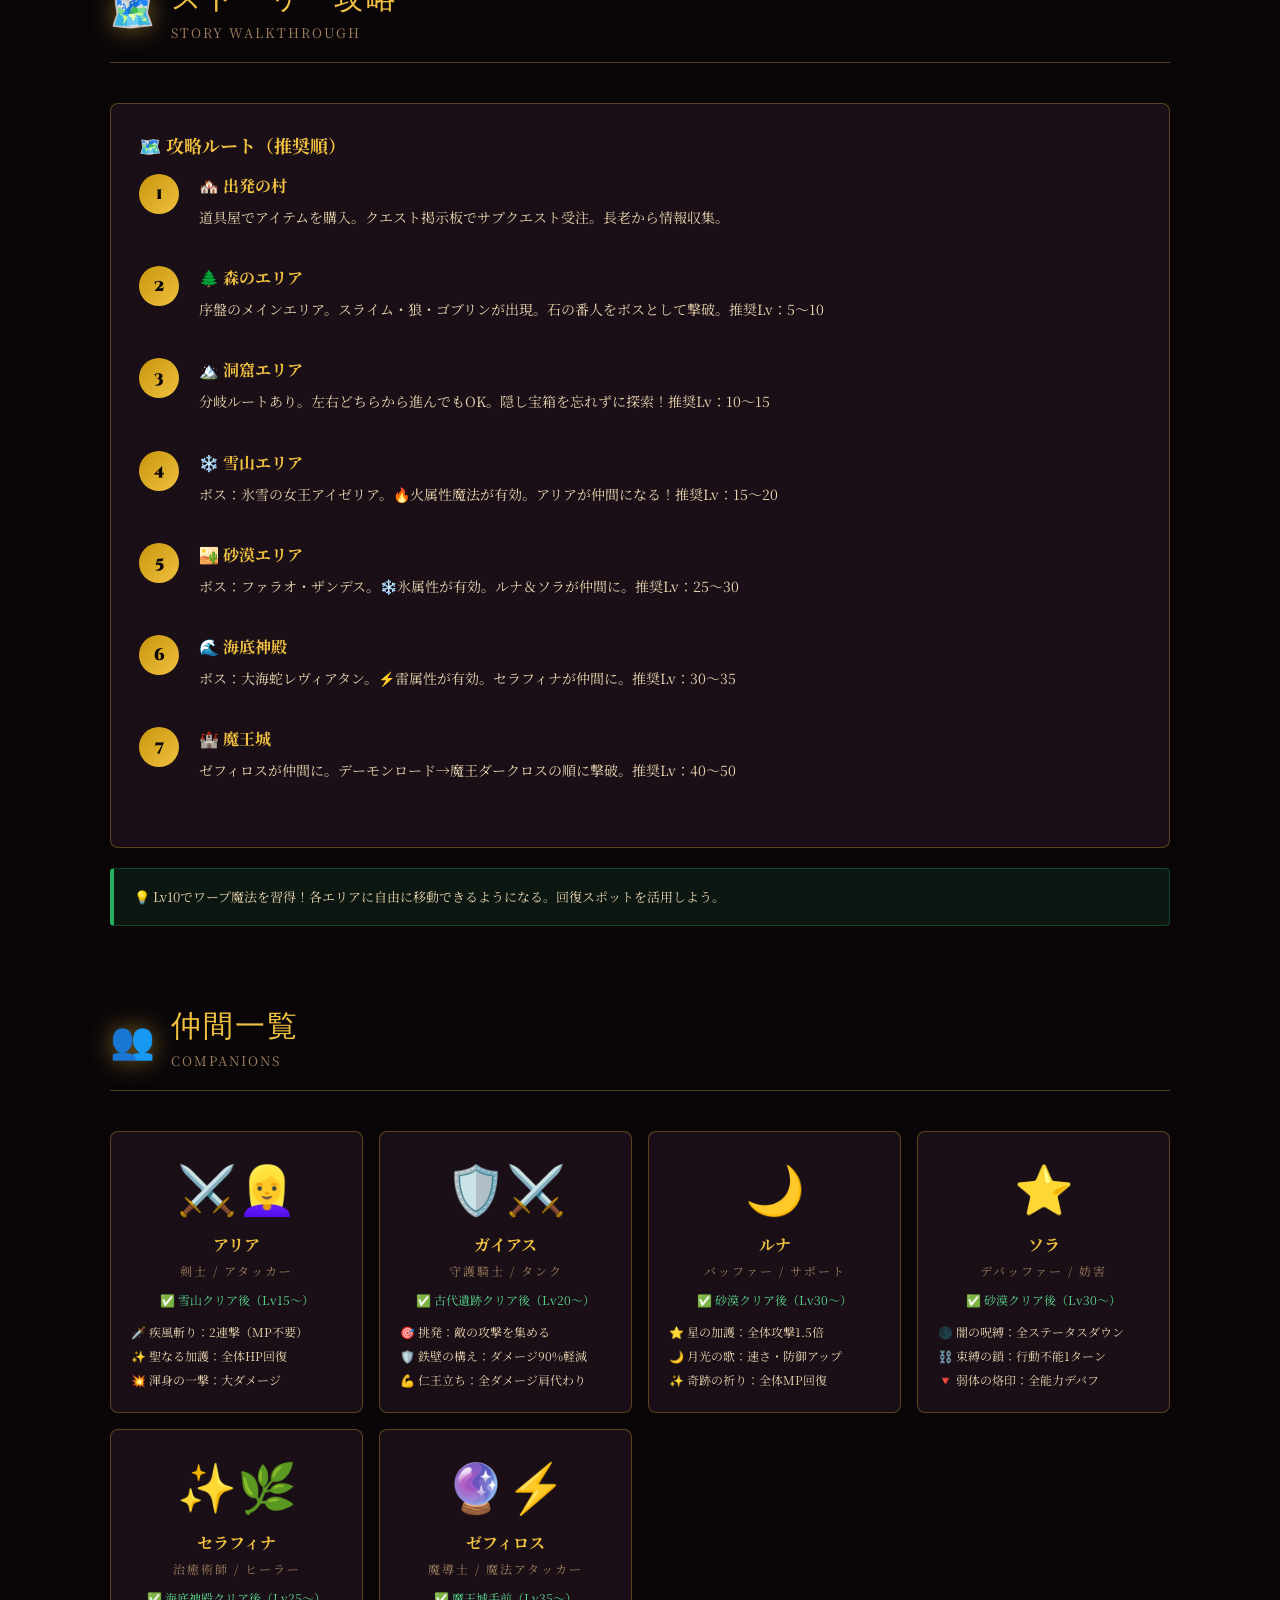
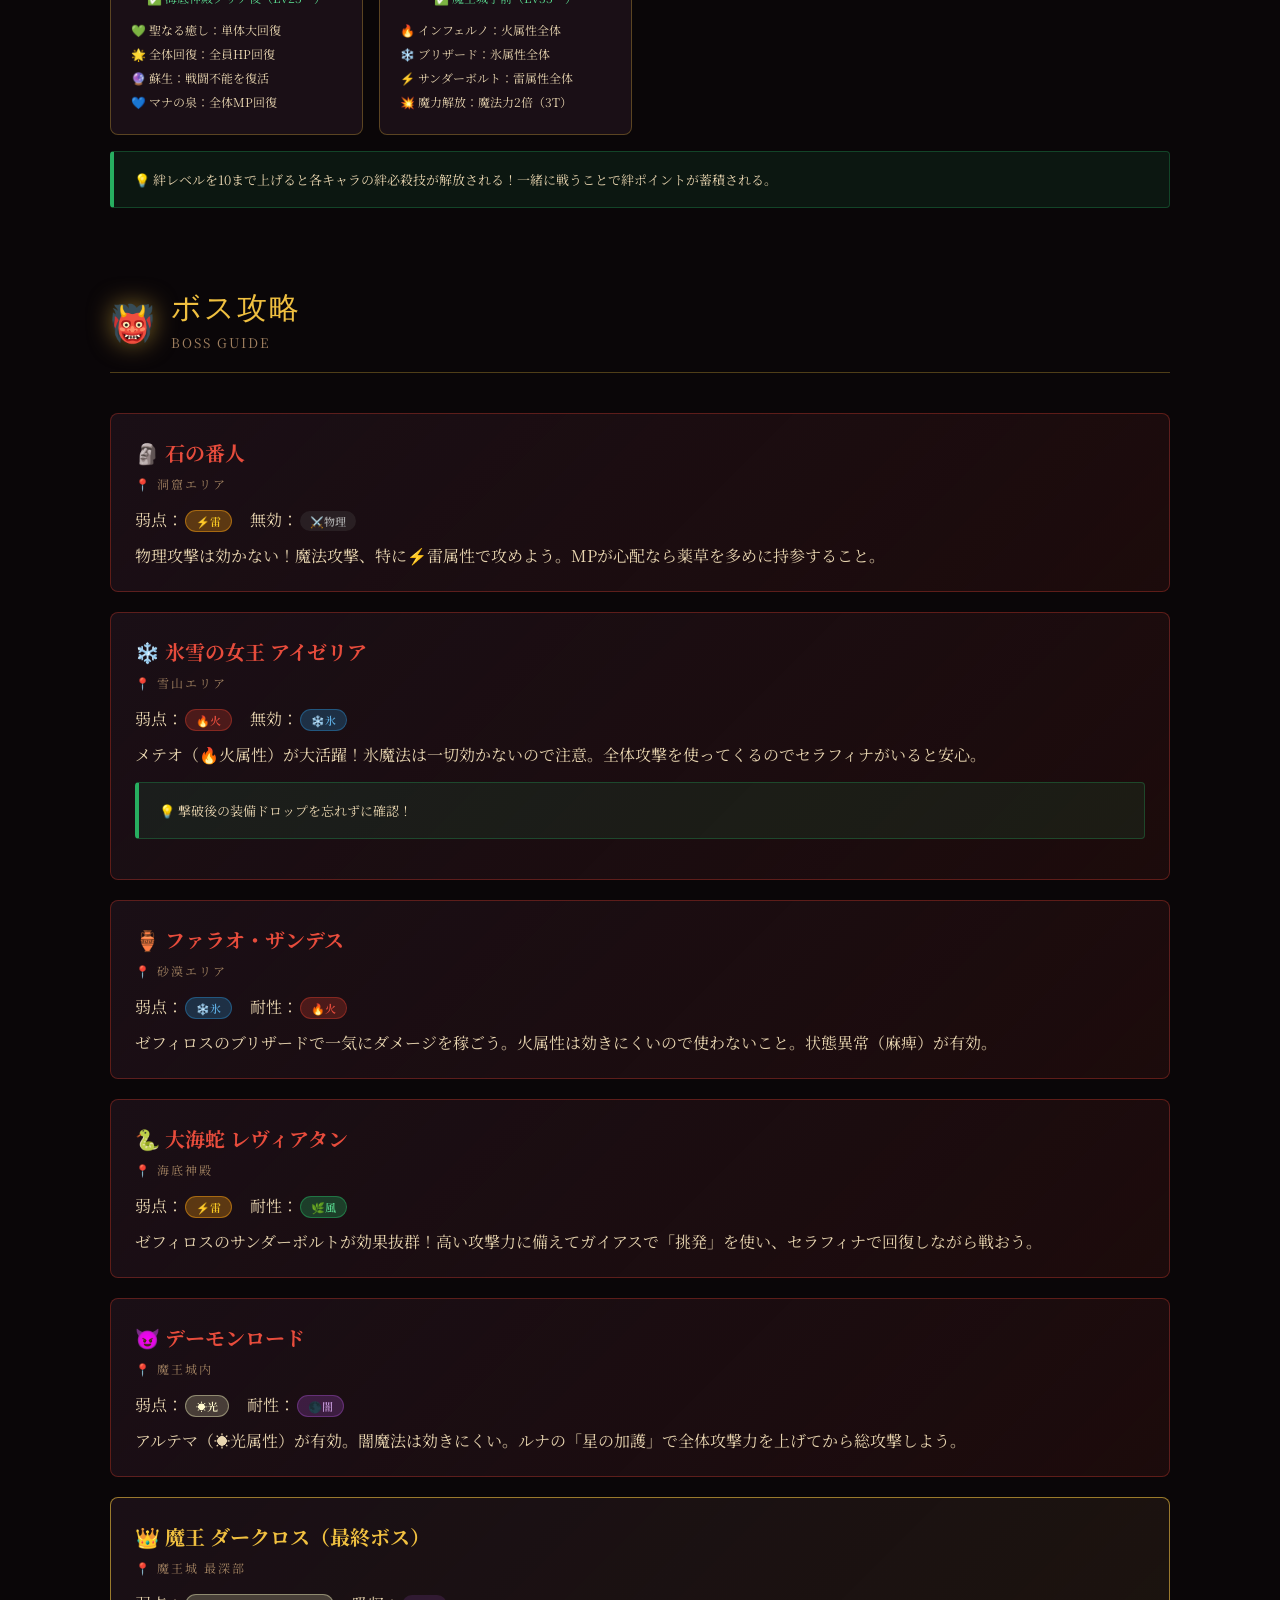
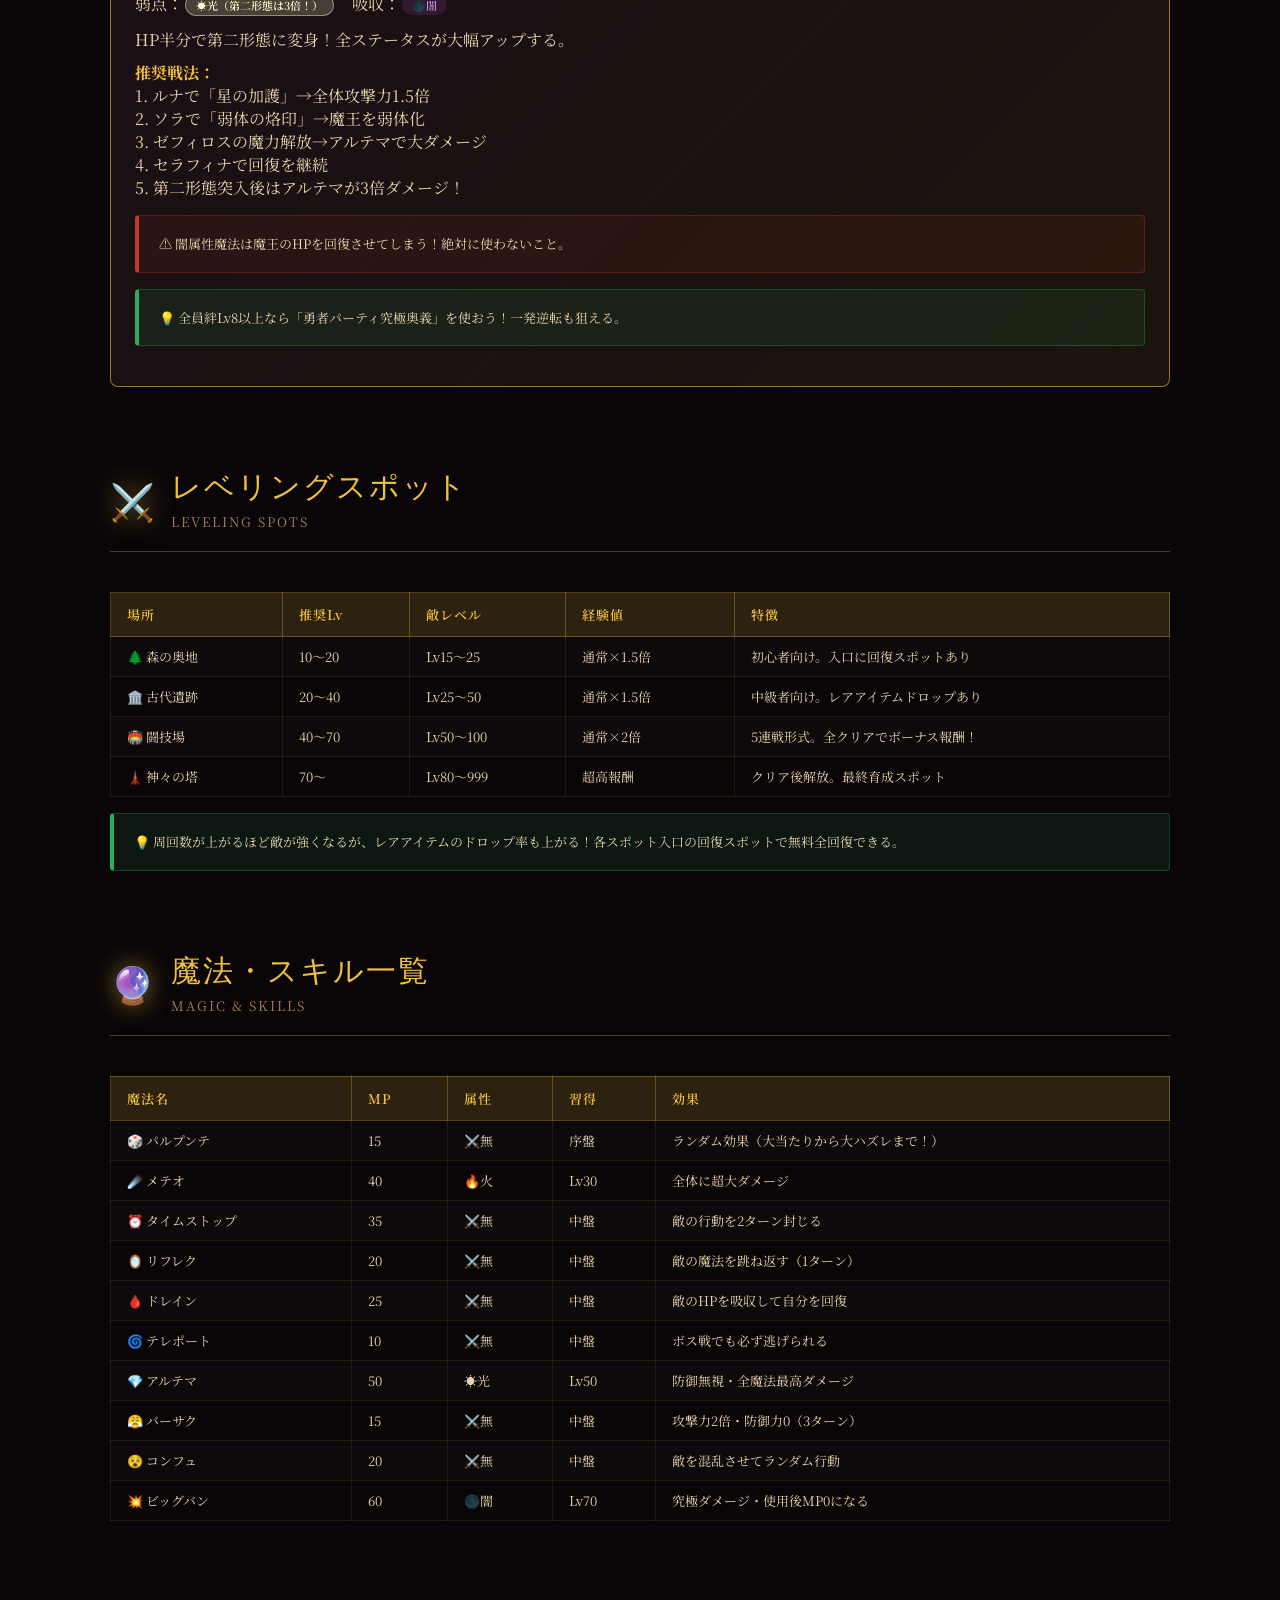
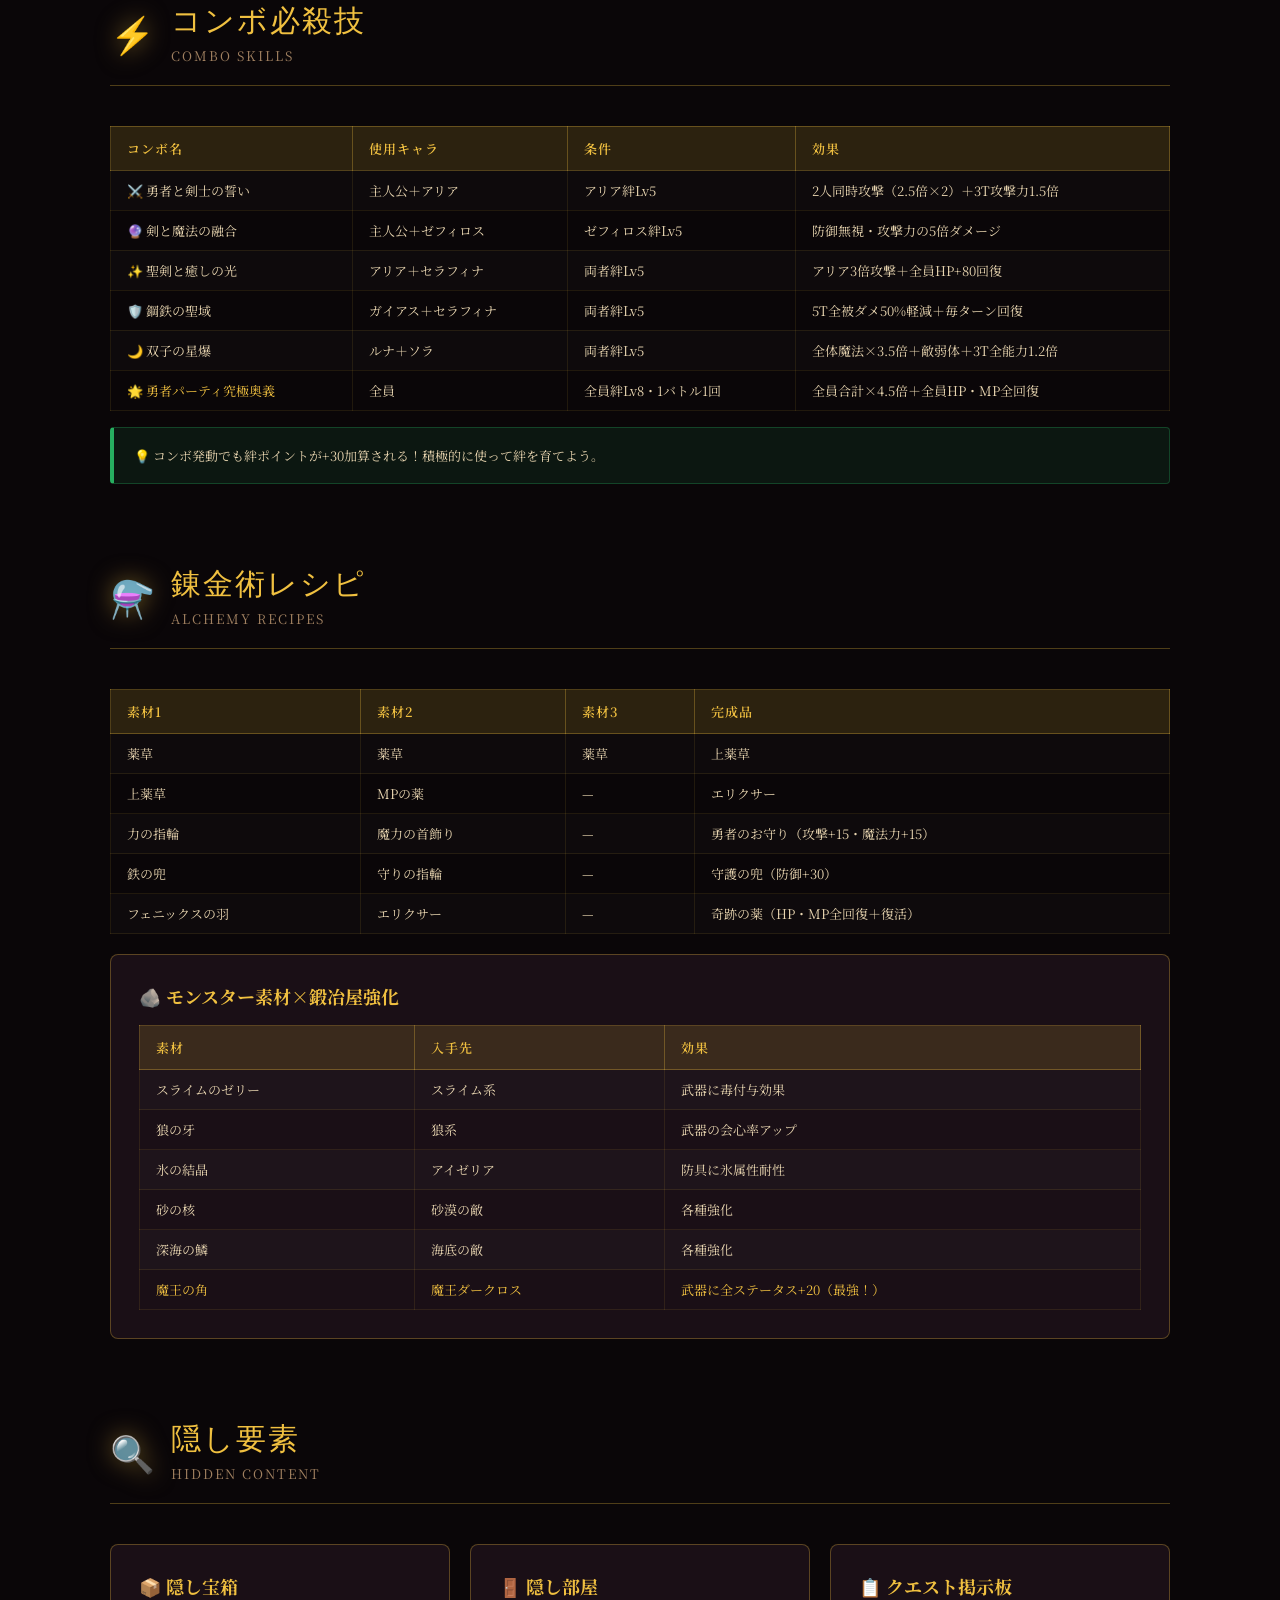
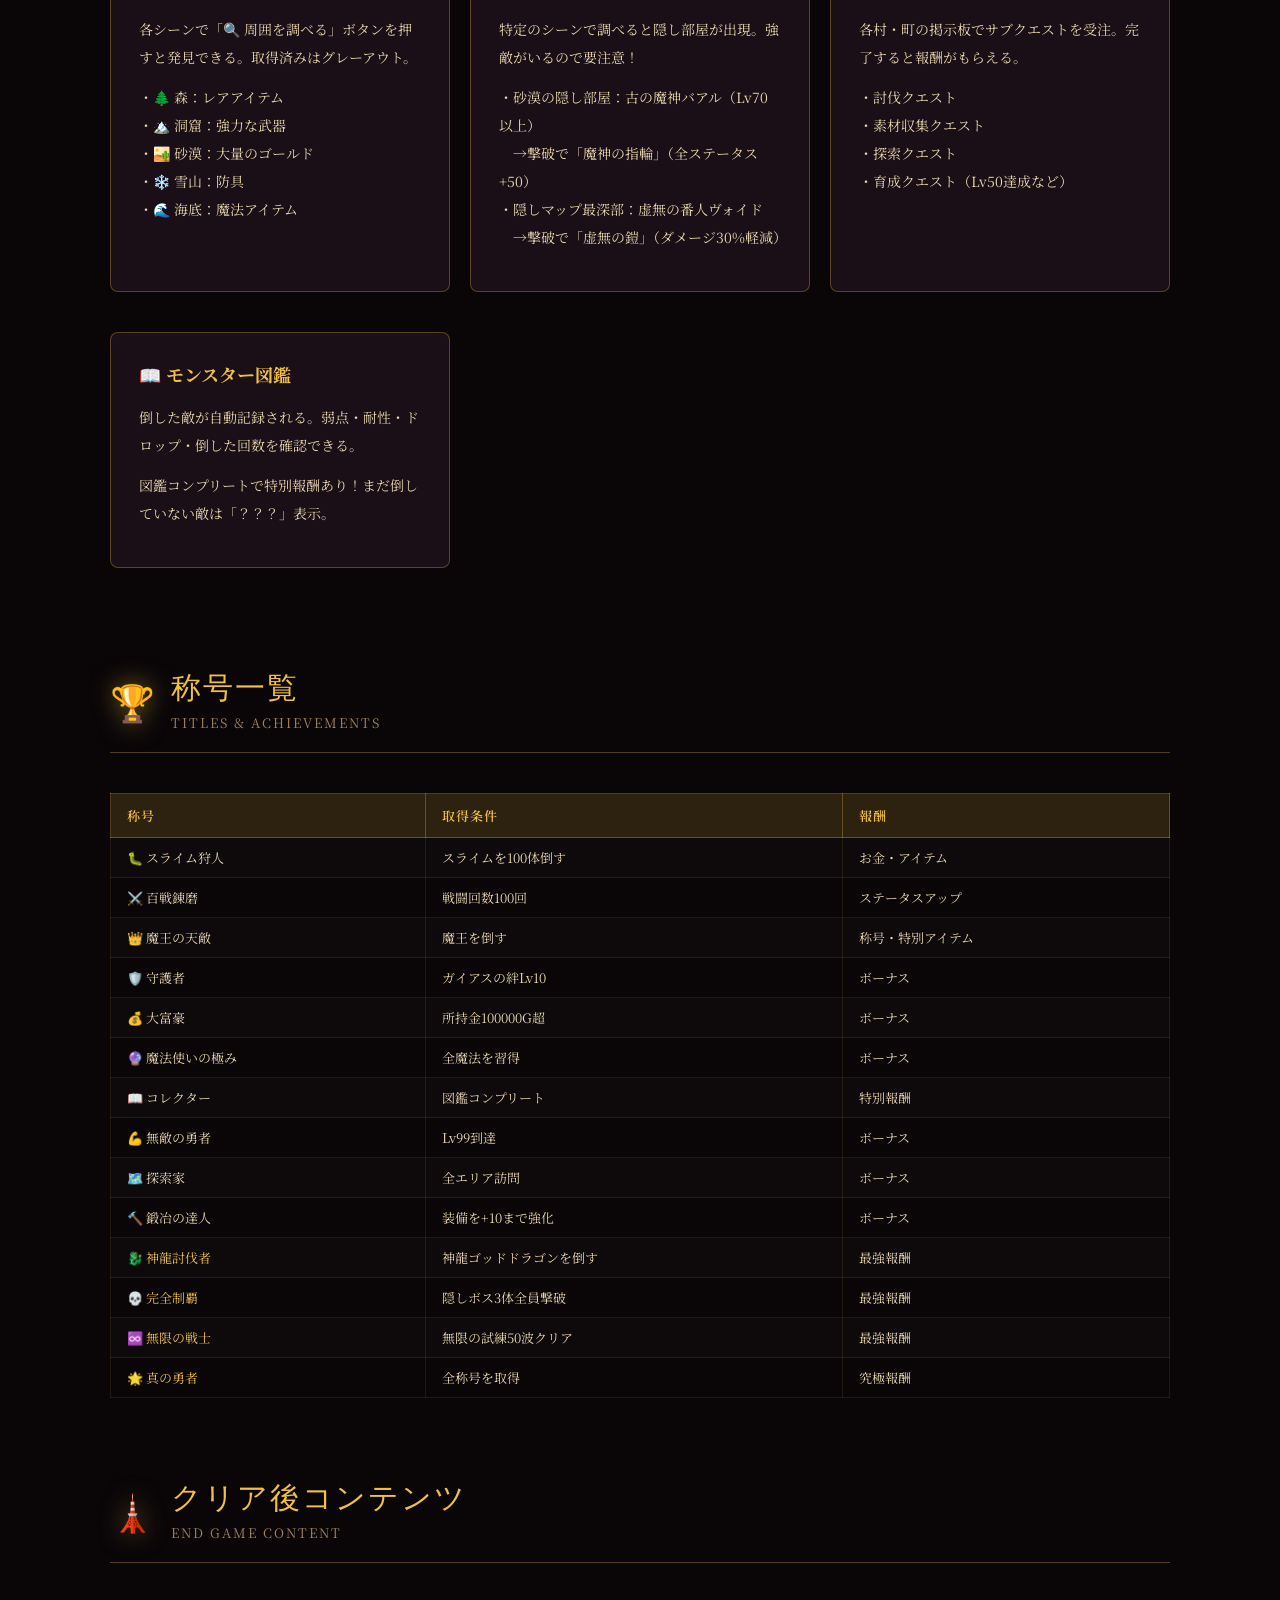
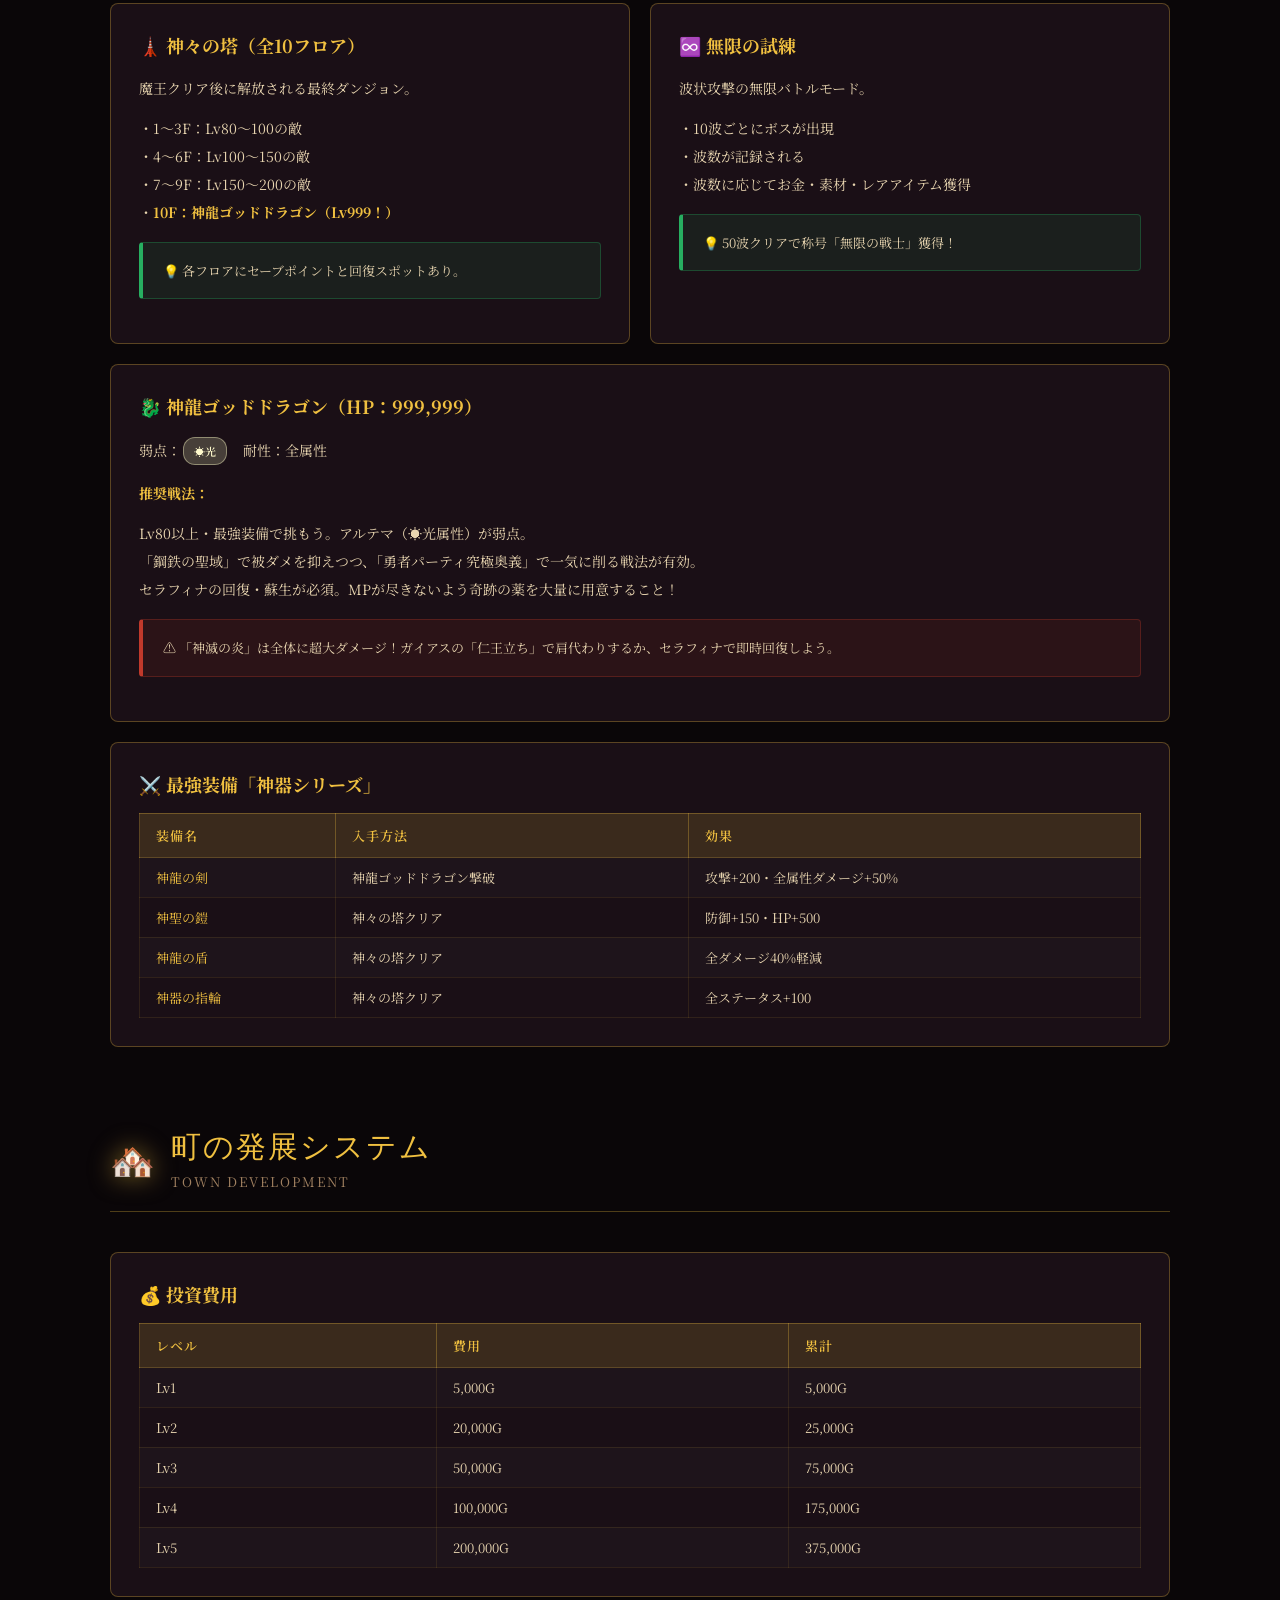
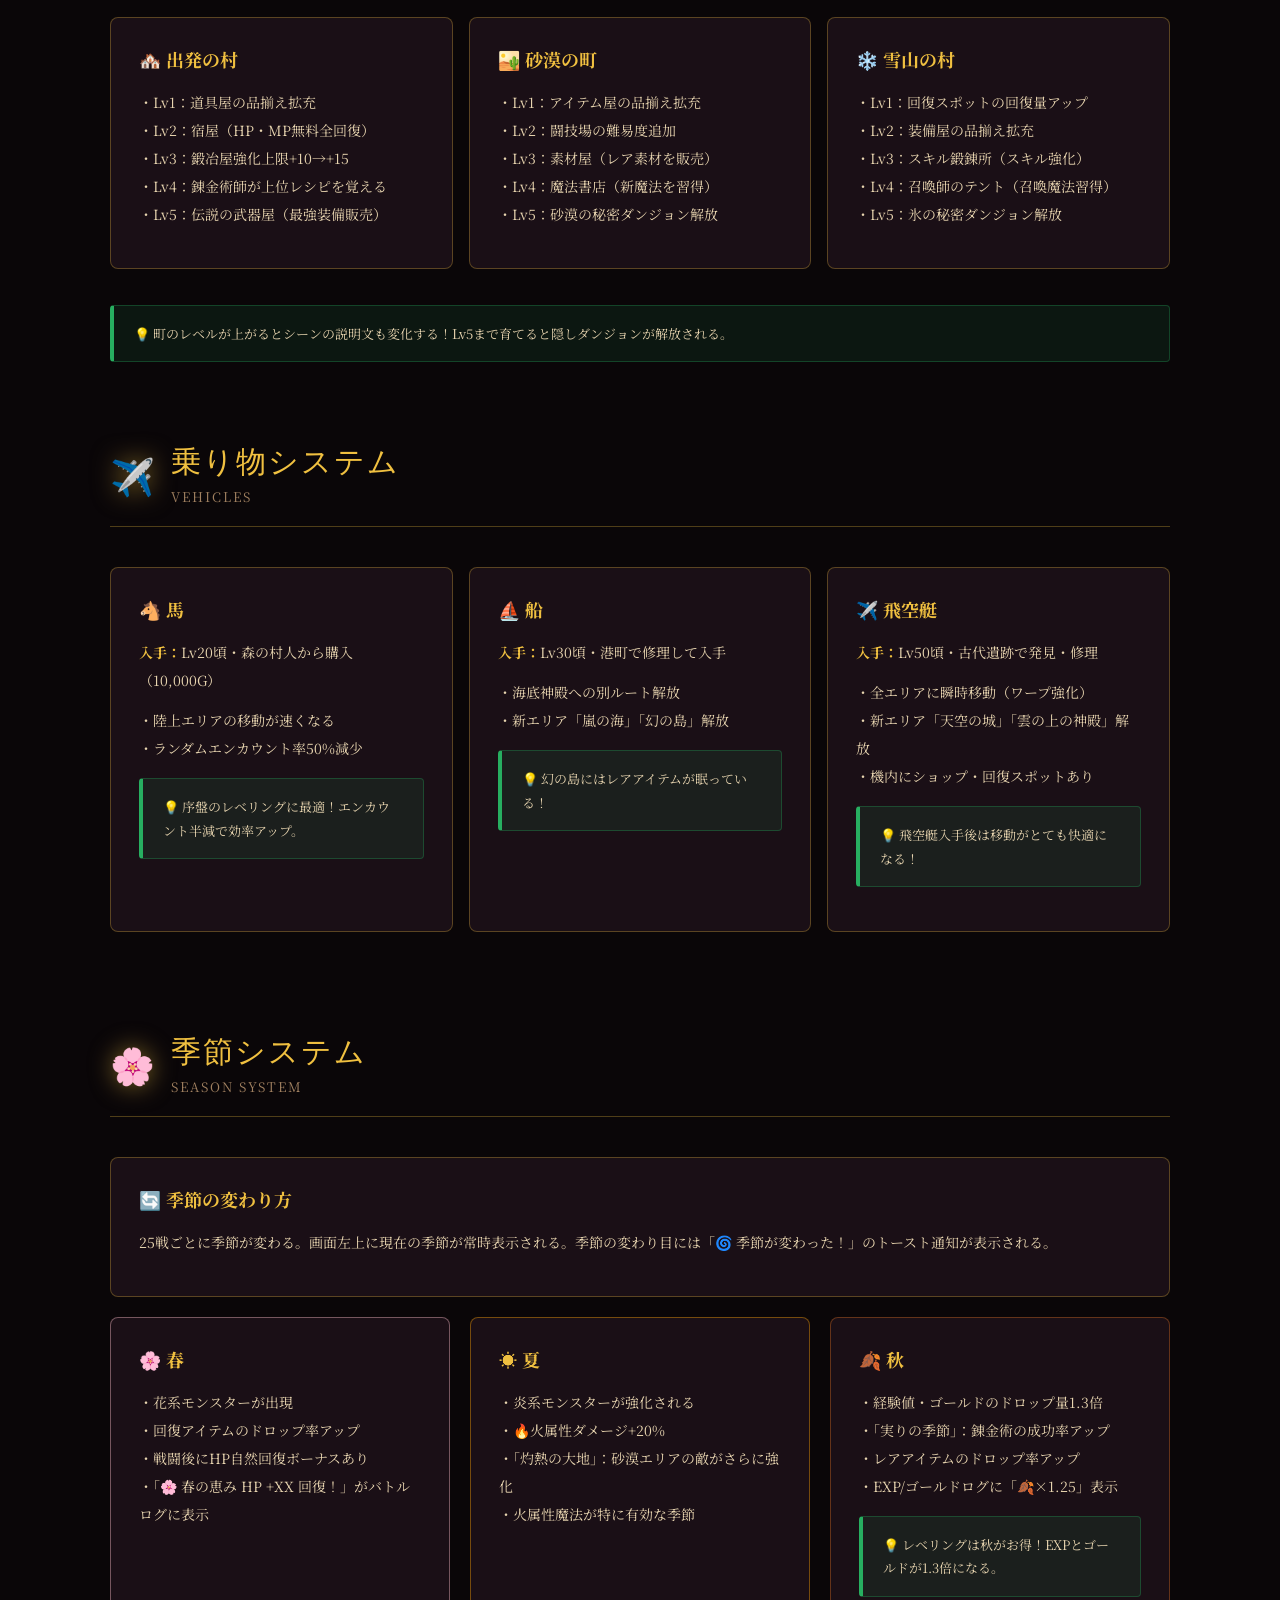
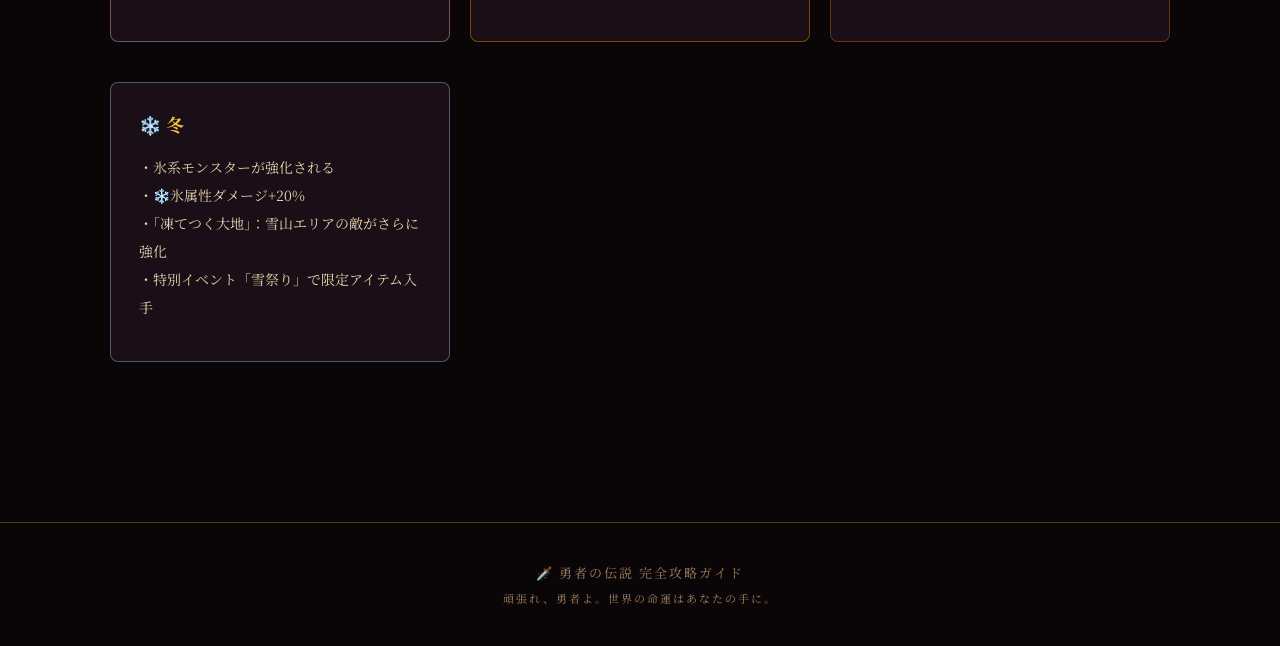
<file: guide_5.html>
<!DOCTYPE html>
<html lang="ja">
<head>
<meta charset="UTF-8">
<meta name="viewport" content="width=device-width, initial-scale=1.0">
<title>勇者の伝説 - 完全攻略ガイド</title>
<link href="https://fonts.googleapis.com/css2?family=Cinzel+Decorative:wght@400;700;900&family=Noto+Serif+JP:wght@300;400;600;700&family=MedievalSharp&display=swap" rel="stylesheet">
<style>
  :root {
    --gold: #f0c040;
    --gold-dark: #c8960c;
    --gold-light: #fff0a0;
    --bg-deep: #0a0608;
    --bg-dark: #12080e;
    --bg-card: #1a0f16;
    --bg-card2: #211520;
    --red: #c0392b;
    --red-light: #e74c3c;
    --blue: #2980b9;
    --blue-light: #5dade2;
    --green: #27ae60;
    --green-light: #58d68d;
    --purple: #8e44ad;
    --purple-light: #bb8fce;
    --text: #e8d5b0;
    --text-dim: #a08060;
    --border: rgba(240,192,64,0.3);
  }

  * { margin: 0; padding: 0; box-sizing: border-box; }

  body {
    background: var(--bg-deep);
    color: var(--text);
    font-family: 'Noto Serif JP', serif;
    min-height: 100vh;
    overflow-x: hidden;
  }

  /* 背景エフェクト */
  body::before {
    content: '';
    position: fixed;
    inset: 0;
    background:
      radial-gradient(ellipse at 20% 20%, rgba(138,43,226,0.08) 0%, transparent 50%),
      radial-gradient(ellipse at 80% 80%, rgba(192,57,43,0.08) 0%, transparent 50%),
      radial-gradient(ellipse at 50% 50%, rgba(240,192,64,0.03) 0%, transparent 70%);
    pointer-events: none;
    z-index: 0;
  }

  /* ヘッダー */
  header {
    position: relative;
    text-align: center;
    padding: 80px 20px 60px;
    background: linear-gradient(180deg, rgba(192,57,43,0.15) 0%, transparent 100%);
    border-bottom: 1px solid var(--border);
    overflow: hidden;
  }

  header::before {
    content: '⚔';
    position: absolute;
    font-size: 300px;
    opacity: 0.03;
    top: 50%;
    left: 50%;
    transform: translate(-50%, -50%);
    color: var(--gold);
  }

  .title-sub {
    font-family: 'Cinzel Decorative', serif;
    font-size: 13px;
    letter-spacing: 6px;
    color: var(--gold-dark);
    text-transform: uppercase;
    margin-bottom: 16px;
    animation: fadeDown 1s ease;
  }

  h1 {
    font-family: 'Cinzel Decorative', serif;
    font-size: clamp(32px, 6vw, 72px);
    background: linear-gradient(135deg, var(--gold-dark), var(--gold), var(--gold-light), var(--gold));
    -webkit-background-clip: text;
    -webkit-text-fill-color: transparent;
    background-clip: text;
    text-shadow: none;
    line-height: 1.2;
    animation: fadeDown 1s ease 0.2s both;
  }

  .title-en {
    font-family: 'Cinzel Decorative', serif;
    font-size: clamp(12px, 2vw, 18px);
    color: var(--text-dim);
    letter-spacing: 4px;
    margin-top: 8px;
    animation: fadeDown 1s ease 0.4s both;
  }

  .header-badges {
    display: flex;
    gap: 12px;
    justify-content: center;
    margin-top: 32px;
    flex-wrap: wrap;
    animation: fadeDown 1s ease 0.6s both;
  }

  .badge {
    background: rgba(240,192,64,0.1);
    border: 1px solid var(--border);
    color: var(--gold);
    padding: 6px 16px;
    border-radius: 20px;
    font-size: 12px;
    letter-spacing: 2px;
  }

  /* ナビゲーション */
  nav {
    position: sticky;
    top: 0;
    z-index: 100;
    background: rgba(10,6,8,0.95);
    border-bottom: 1px solid var(--border);
    backdrop-filter: blur(10px);
    padding: 0 20px;
    overflow-x: auto;
  }

  nav ul {
    display: flex;
    list-style: none;
    gap: 0;
    white-space: nowrap;
    max-width: 1200px;
    margin: 0 auto;
  }

  nav a {
    display: block;
    padding: 16px 20px;
    color: var(--text-dim);
    text-decoration: none;
    font-size: 13px;
    letter-spacing: 1px;
    transition: all 0.2s;
    border-bottom: 2px solid transparent;
  }

  nav a:hover {
    color: var(--gold);
    border-bottom-color: var(--gold);
  }

  /* メインコンテンツ */
  main {
    max-width: 1100px;
    margin: 0 auto;
    padding: 60px 20px;
    position: relative;
    z-index: 1;
  }

  /* セクション */
  section {
    margin-bottom: 80px;
  }

  .section-header {
    display: flex;
    align-items: center;
    gap: 16px;
    margin-bottom: 40px;
    padding-bottom: 20px;
    border-bottom: 1px solid var(--border);
  }

  .section-icon {
    font-size: 36px;
    filter: drop-shadow(0 0 12px rgba(240,192,64,0.5));
  }

  .section-title {
    font-family: 'Cinzel Decorative', serif;
    font-size: clamp(20px, 3vw, 30px);
    color: var(--gold);
    letter-spacing: 2px;
  }

  .section-title-jp {
    font-size: 13px;
    color: var(--text-dim);
    margin-top: 4px;
    letter-spacing: 2px;
  }

  /* カード */
  .card {
    background: var(--bg-card);
    border: 1px solid var(--border);
    border-radius: 8px;
    padding: 28px;
    margin-bottom: 20px;
    position: relative;
    overflow: hidden;
    transition: border-color 0.3s;
  }

  .card::before {
    content: '';
    position: absolute;
    top: 0; left: 0; right: 0;
    height: 2px;
    background: linear-gradient(90deg, transparent, var(--gold), transparent);
    opacity: 0;
    transition: opacity 0.3s;
  }

  .card:hover { border-color: rgba(240,192,64,0.6); }
  .card:hover::before { opacity: 1; }

  .card-title {
    font-size: 18px;
    font-weight: 700;
    color: var(--gold);
    margin-bottom: 16px;
    display: flex;
    align-items: center;
    gap: 10px;
  }

  .card p {
    font-size: 14px;
    line-height: 2;
    color: var(--text);
    margin-bottom: 12px;
  }

  /* グリッド */
  .grid-2 { display: grid; grid-template-columns: repeat(auto-fit, minmax(300px, 1fr)); gap: 20px; }
  .grid-3 { display: grid; grid-template-columns: repeat(auto-fit, minmax(220px, 1fr)); gap: 16px; }

  /* テーブル */
  .table-wrap { overflow-x: auto; }

  table {
    width: 100%;
    border-collapse: collapse;
    font-size: 13px;
  }

  th {
    background: rgba(240,192,64,0.15);
    color: var(--gold);
    padding: 12px 16px;
    text-align: left;
    border: 1px solid var(--border);
    font-weight: 600;
    letter-spacing: 1px;
  }

  td {
    padding: 10px 16px;
    border: 1px solid rgba(240,192,64,0.1);
    color: var(--text);
    vertical-align: top;
  }

  tr:nth-child(even) td { background: rgba(255,255,255,0.02); }
  tr:hover td { background: rgba(240,192,64,0.05); }

  /* バッジ・タグ */
  .tag {
    display: inline-block;
    padding: 2px 10px;
    border-radius: 12px;
    font-size: 11px;
    font-weight: 600;
    margin: 2px;
  }

  .tag-fire { background: rgba(192,57,43,0.3); color: #e74c3c; border: 1px solid rgba(192,57,43,0.5); }
  .tag-ice { background: rgba(41,128,185,0.3); color: #5dade2; border: 1px solid rgba(41,128,185,0.5); }
  .tag-thunder { background: rgba(243,156,18,0.3); color: #f9ca24; border: 1px solid rgba(243,156,18,0.5); }
  .tag-light { background: rgba(255,255,200,0.2); color: #fffacd; border: 1px solid rgba(255,255,200,0.4); }
  .tag-dark { background: rgba(142,68,173,0.3); color: #bb8fce; border: 1px solid rgba(142,68,173,0.5); }
  .tag-wind { background: rgba(39,174,96,0.3); color: #58d68d; border: 1px solid rgba(39,174,96,0.5); }
  .tag-weak { background: rgba(231,76,60,0.2); color: #e74c3c; }
  .tag-resist { background: rgba(41,128,185,0.2); color: #5dade2; }
  .tag-null { background: rgba(100,100,100,0.2); color: #aaa; }
  .tag-absorb { background: rgba(142,68,173,0.2); color: #bb8fce; }

  /* ステップ */
  .steps { counter-reset: step; }
  .step {
    display: flex;
    gap: 20px;
    margin-bottom: 24px;
    align-items: flex-start;
  }

  .step-num {
    counter-increment: step;
    width: 40px;
    height: 40px;
    min-width: 40px;
    background: linear-gradient(135deg, var(--gold-dark), var(--gold));
    border-radius: 50%;
    display: flex;
    align-items: center;
    justify-content: center;
    font-family: 'Cinzel Decorative', serif;
    font-weight: 900;
    color: var(--bg-deep);
    font-size: 16px;
  }

  .step-content h4 {
    color: var(--gold);
    margin-bottom: 8px;
    font-size: 16px;
  }

  .step-content p {
    font-size: 14px;
    line-height: 1.8;
    color: var(--text);
  }

  /* ヒントボックス */
  .tip {
    background: rgba(39,174,96,0.1);
    border: 1px solid rgba(39,174,96,0.3);
    border-left: 4px solid var(--green);
    border-radius: 4px;
    padding: 16px 20px;
    margin: 16px 0;
    font-size: 13px;
    line-height: 1.8;
  }

  .tip::before { content: '💡 '; }

  .warning {
    background: rgba(192,57,43,0.1);
    border: 1px solid rgba(192,57,43,0.3);
    border-left: 4px solid var(--red);
    border-radius: 4px;
    padding: 16px 20px;
    margin: 16px 0;
    font-size: 13px;
    line-height: 1.8;
  }

  .warning::before { content: '⚠️ '; }

  /* キャラクターカード */
  .char-card {
    background: var(--bg-card);
    border: 1px solid var(--border);
    border-radius: 8px;
    padding: 20px;
    text-align: center;
    transition: all 0.3s;
  }

  .char-card:hover {
    border-color: var(--gold);
    transform: translateY(-4px);
    box-shadow: 0 8px 32px rgba(240,192,64,0.15);
  }

  .char-emoji { font-size: 48px; margin-bottom: 12px; display: block; }
  .char-name { font-size: 16px; font-weight: 700; color: var(--gold); margin-bottom: 6px; }
  .char-role { font-size: 12px; color: var(--text-dim); margin-bottom: 12px; letter-spacing: 2px; }
  .char-join { font-size: 12px; color: var(--green-light); margin-bottom: 12px; }
  .char-skills { font-size: 12px; color: var(--text); line-height: 2; text-align: left; }

  /* ボスカード */
  .boss-card {
    background: linear-gradient(135deg, var(--bg-card), rgba(192,57,43,0.1));
    border: 1px solid rgba(192,57,43,0.4);
    border-radius: 8px;
    padding: 24px;
    margin-bottom: 20px;
  }

  .boss-name { font-size: 20px; font-weight: 700; color: #e74c3c; margin-bottom: 8px; }
  .boss-location { font-size: 12px; color: var(--text-dim); margin-bottom: 16px; letter-spacing: 2px; }

  /* アニメーション */
  @keyframes fadeDown {
    from { opacity: 0; transform: translateY(-20px); }
    to { opacity: 1; transform: translateY(0); }
  }

  @keyframes shimmer {
    0% { background-position: -200% center; }
    100% { background-position: 200% center; }
  }

  /* フッター */
  footer {
    text-align: center;
    padding: 40px;
    border-top: 1px solid var(--border);
    color: var(--text-dim);
    font-size: 13px;
    letter-spacing: 2px;
  }

  /* スクロールバー */
  ::-webkit-scrollbar { width: 6px; height: 6px; }
  ::-webkit-scrollbar-track { background: var(--bg-deep); }
  ::-webkit-scrollbar-thumb { background: var(--gold-dark); border-radius: 3px; }

  @media (max-width: 600px) {
    .grid-2, .grid-3 { grid-template-columns: 1fr; }
    nav a { padding: 14px 12px; font-size: 11px; }
  }
</style>
</head>
<body>

<header>
  <div class="title-sub">Complete Walkthrough Guide</div>
  <h1>勇者の伝説</h1>
  <div class="title-en">The Legend of the Hero</div>
  <div class="header-badges">
    <span class="badge">🗡️ 全ボス攻略</span>
    <span class="badge">👥 仲間一覧</span>
    <span class="badge">⚗️ 錬金レシピ</span>
    <span class="badge">🏆 称号一覧</span>
    <span class="badge">🗺️ 隠し要素</span>
  </div>
</header>

<nav>
  <ul>
    <li><a href="#basics">基本システム</a></li>
    <li><a href="#story">ストーリー攻略</a></li>
    <li><a href="#companions">仲間一覧</a></li>
    <li><a href="#bosses">ボス攻略</a></li>
    <li><a href="#leveling">レベリング</a></li>
    <li><a href="#magic">魔法一覧</a></li>
    <li><a href="#combo">コンボ必殺技</a></li>
    <li><a href="#alchemy">錬金術</a></li>
    <li><a href="#hidden">隠し要素</a></li>
    <li><a href="#titles">称号一覧</a></li>
    <li><a href="#endgame">クリア後</a></li>
    <li><a href="#town">町の発展</a></li>
    <li><a href="#vehicle">乗り物</a></li>
    <li><a href="#season">季節</a></li>
  </ul>
</nav>

<main>

  <!-- 基本システム -->
  <section id="basics">
    <div class="section-header">
      <div class="section-icon">📖</div>
      <div>
        <div class="section-title">基本システム</div>
        <div class="section-title-jp">BASIC SYSTEMS</div>
      </div>
    </div>

    <div class="grid-2">
      <div class="card">
        <div class="card-title">⚔️ 戦闘システム</div>
        <p>ターン制バトル。主人公と仲間が交互に行動する。</p>
        <p>・<strong style="color:var(--gold)">攻撃</strong>：通常攻撃（MP不要）<br>
        ・<strong style="color:var(--gold)">スキル</strong>：魔法・特殊スキル（MP消費）<br>
        ・<strong style="color:var(--gold)">アイテム</strong>：所持アイテムを使用<br>
        ・<strong style="color:var(--gold)">コンボ</strong>：仲間と連携必殺技<br>
        ・<strong style="color:var(--gold)">逃げる</strong>：戦闘から離脱</p>
        <div class="tip">会心の一撃が出るとダメージが2倍になる！</div>
      </div>

      <div class="card">
        <div class="card-title">📊 ステータス</div>
        <p>・<strong style="color:#e74c3c">HP</strong>：0になるとゲームオーバー<br>
        ・<strong style="color:#5dade2">MP</strong>：魔法・スキル使用に必要<br>
        ・<strong style="color:var(--gold)">攻撃力</strong>：物理ダメージに影響<br>
        ・<strong style="color:#58d68d">防御力</strong>：受けるダメージを軽減<br>
        ・<strong style="color:#bb8fce">魔法力</strong>：魔法ダメージに影響<br>
        ・<strong style="color:#f9ca24">速さ</strong>：行動順序に影響</p>
        <div class="tip">レベルアップ時に攻撃・防御・魔法・バランスから強化方向を選べる！</div>
      </div>

      <div class="card">
        <div class="card-title">🎒 装備スロット</div>
        <p>主人公・全仲間が以下のスロットを持つ：</p>
        <p>・<strong style="color:var(--gold)">武器</strong>：攻撃力・魔法力アップ<br>
        ・<strong style="color:var(--gold)">頭防具</strong>：防御力・魔法防御<br>
        ・<strong style="color:var(--gold)">体防具</strong>：防御力・HPアップ<br>
        ・<strong style="color:var(--gold)">アクセサリー×2</strong>：各種効果</p>
        <div class="tip">鍛冶屋で装備を+1〜+10まで強化できる。+8以上は失敗リスクあり！</div>
      </div>

      <div class="card">
        <div class="card-title">💾 セーブ・ロード</div>
        <p>ゲームはlocalStorageに自動保存される。</p>
        <p>・タイトル画面から「冒険を続ける」でロード<br>
        ・レベリングスポット各フロアにセーブポイントあり<br>
        ・戦闘中にセーブしてロードすると戦闘状態がリセットされる</p>
        <div class="warning">戦闘中にセーブしてもHPは戦闘前の状態で復元される</div>
      </div>
    </div>
  </section>

  <!-- ストーリー攻略 -->
  <section id="story">
    <div class="section-header">
      <div class="section-icon">🗺️</div>
      <div>
        <div class="section-title">ストーリー攻略</div>
        <div class="section-title-jp">STORY WALKTHROUGH</div>
      </div>
    </div>

    <div class="card">
      <div class="card-title">🗺️ 攻略ルート（推奨順）</div>
      <div class="steps">
        <div class="step">
          <div class="step-num">1</div>
          <div class="step-content">
            <h4>🏘️ 出発の村</h4>
            <p>道具屋でアイテムを購入。クエスト掲示板でサブクエスト受注。長老から情報収集。</p>
          </div>
        </div>
        <div class="step">
          <div class="step-num">2</div>
          <div class="step-content">
            <h4>🌲 森のエリア</h4>
            <p>序盤のメインエリア。スライム・狼・ゴブリンが出現。石の番人をボスとして撃破。推奨Lv：5〜10</p>
          </div>
        </div>
        <div class="step">
          <div class="step-num">3</div>
          <div class="step-content">
            <h4>🏔️ 洞窟エリア</h4>
            <p>分岐ルートあり。左右どちらから進んでもOK。隠し宝箱を忘れずに探索！推奨Lv：10〜15</p>
          </div>
        </div>
        <div class="step">
          <div class="step-num">4</div>
          <div class="step-content">
            <h4>❄️ 雪山エリア</h4>
            <p>ボス：氷雪の女王アイゼリア。🔥火属性魔法が有効。アリアが仲間になる！推奨Lv：15〜20</p>
          </div>
        </div>
        <div class="step">
          <div class="step-num">5</div>
          <div class="step-content">
            <h4>🏜️ 砂漠エリア</h4>
            <p>ボス：ファラオ・ザンデス。❄️氷属性が有効。ルナ＆ソラが仲間に。推奨Lv：25〜30</p>
          </div>
        </div>
        <div class="step">
          <div class="step-num">6</div>
          <div class="step-content">
            <h4>🌊 海底神殿</h4>
            <p>ボス：大海蛇レヴィアタン。⚡雷属性が有効。セラフィナが仲間に。推奨Lv：30〜35</p>
          </div>
        </div>
        <div class="step">
          <div class="step-num">7</div>
          <div class="step-content">
            <h4>🏰 魔王城</h4>
            <p>ゼフィロスが仲間に。デーモンロード→魔王ダークロスの順に撃破。推奨Lv：40〜50</p>
          </div>
        </div>
      </div>
    </div>

    <div class="tip">Lv10でワープ魔法を習得！各エリアに自由に移動できるようになる。回復スポットを活用しよう。</div>
  </section>

  <!-- 仲間一覧 -->
  <section id="companions">
    <div class="section-header">
      <div class="section-icon">👥</div>
      <div>
        <div class="section-title">仲間一覧</div>
        <div class="section-title-jp">COMPANIONS</div>
      </div>
    </div>

    <div class="grid-3">
      <div class="char-card">
        <span class="char-emoji">⚔️👱‍♀️</span>
        <div class="char-name">アリア</div>
        <div class="char-role">剣士 / アタッカー</div>
        <div class="char-join">✅ 雪山クリア後（Lv15〜）</div>
        <div class="char-skills">
          🗡️ 疾風斬り：2連撃（MP不要）<br>
          ✨ 聖なる加護：全体HP回復<br>
          💥 渾身の一撃：大ダメージ
        </div>
      </div>

      <div class="char-card">
        <span class="char-emoji">🛡️⚔️</span>
        <div class="char-name">ガイアス</div>
        <div class="char-role">守護騎士 / タンク</div>
        <div class="char-join">✅ 古代遺跡クリア後（Lv20〜）</div>
        <div class="char-skills">
          🎯 挑発：敵の攻撃を集める<br>
          🛡️ 鉄壁の構え：ダメージ90%軽減<br>
          💪 仁王立ち：全ダメージ肩代わり
        </div>
      </div>

      <div class="char-card">
        <span class="char-emoji">🌙</span>
        <div class="char-name">ルナ</div>
        <div class="char-role">バッファー / サポート</div>
        <div class="char-join">✅ 砂漠クリア後（Lv30〜）</div>
        <div class="char-skills">
          ⭐ 星の加護：全体攻撃1.5倍<br>
          🌙 月光の歌：速さ・防御アップ<br>
          ✨ 奇跡の祈り：全体MP回復
        </div>
      </div>

      <div class="char-card">
        <span class="char-emoji">⭐</span>
        <div class="char-name">ソラ</div>
        <div class="char-role">デバッファー / 妨害</div>
        <div class="char-join">✅ 砂漠クリア後（Lv30〜）</div>
        <div class="char-skills">
          🌑 闇の呪縛：全ステータスダウン<br>
          ⛓️ 束縛の鎖：行動不能1ターン<br>
          🔻 弱体の烙印：全能力デバフ
        </div>
      </div>

      <div class="char-card">
        <span class="char-emoji">✨🌿</span>
        <div class="char-name">セラフィナ</div>
        <div class="char-role">治癒術師 / ヒーラー</div>
        <div class="char-join">✅ 海底神殿クリア後（Lv25〜）</div>
        <div class="char-skills">
          💚 聖なる癒し：単体大回復<br>
          🌟 全体回復：全員HP回復<br>
          🔮 蘇生：戦闘不能を復活<br>
          💙 マナの泉：全体MP回復
        </div>
      </div>

      <div class="char-card">
        <span class="char-emoji">🔮⚡</span>
        <div class="char-name">ゼフィロス</div>
        <div class="char-role">魔導士 / 魔法アタッカー</div>
        <div class="char-join">✅ 魔王城手前（Lv35〜）</div>
        <div class="char-skills">
          🔥 インフェルノ：火属性全体<br>
          ❄️ ブリザード：氷属性全体<br>
          ⚡ サンダーボルト：雷属性全体<br>
          💥 魔力解放：魔法力2倍（3T）
        </div>
      </div>
    </div>

    <div class="tip">絆レベルを10まで上げると各キャラの絆必殺技が解放される！一緒に戦うことで絆ポイントが蓄積される。</div>
  </section>

  <!-- ボス攻略 -->
  <section id="bosses">
    <div class="section-header">
      <div class="section-icon">👹</div>
      <div>
        <div class="section-title">ボス攻略</div>
        <div class="section-title-jp">BOSS GUIDE</div>
      </div>
    </div>

    <div class="boss-card">
      <div class="boss-name">🗿 石の番人</div>
      <div class="boss-location">📍 洞窟エリア</div>
      <p>弱点：<span class="tag tag-thunder">⚡雷</span>　無効：<span class="tag tag-null">⚔️物理</span></p>
      <p style="margin-top:10px">物理攻撃は効かない！魔法攻撃、特に⚡雷属性で攻めよう。MPが心配なら薬草を多めに持参すること。</p>
    </div>

    <div class="boss-card">
      <div class="boss-name">❄️ 氷雪の女王 アイゼリア</div>
      <div class="boss-location">📍 雪山エリア</div>
      <p>弱点：<span class="tag tag-fire">🔥火</span>　無効：<span class="tag tag-ice">❄️氷</span></p>
      <p style="margin-top:10px">メテオ（🔥火属性）が大活躍！氷魔法は一切効かないので注意。全体攻撃を使ってくるのでセラフィナがいると安心。</p>
      <div class="tip">撃破後の装備ドロップを忘れずに確認！</div>
    </div>

    <div class="boss-card">
      <div class="boss-name">🏺 ファラオ・ザンデス</div>
      <div class="boss-location">📍 砂漠エリア</div>
      <p>弱点：<span class="tag tag-ice">❄️氷</span>　耐性：<span class="tag tag-fire">🔥火</span></p>
      <p style="margin-top:10px">ゼフィロスのブリザードで一気にダメージを稼ごう。火属性は効きにくいので使わないこと。状態異常（麻痺）が有効。</p>
    </div>

    <div class="boss-card">
      <div class="boss-name">🐍 大海蛇 レヴィアタン</div>
      <div class="boss-location">📍 海底神殿</div>
      <p>弱点：<span class="tag tag-thunder">⚡雷</span>　耐性：<span class="tag tag-wind">🌿風</span></p>
      <p style="margin-top:10px">ゼフィロスのサンダーボルトが効果抜群！高い攻撃力に備えてガイアスで「挑発」を使い、セラフィナで回復しながら戦おう。</p>
    </div>

    <div class="boss-card">
      <div class="boss-name">😈 デーモンロード</div>
      <div class="boss-location">📍 魔王城内</div>
      <p>弱点：<span class="tag tag-light">☀️光</span>　耐性：<span class="tag tag-dark">🌑闇</span></p>
      <p style="margin-top:10px">アルテマ（☀️光属性）が有効。闇魔法は効きにくい。ルナの「星の加護」で全体攻撃力を上げてから総攻撃しよう。</p>
    </div>

    <div class="boss-card" style="border-color:rgba(240,192,64,0.6); background: linear-gradient(135deg, var(--bg-card), rgba(240,192,64,0.08));">
      <div class="boss-name" style="color:var(--gold)">👑 魔王 ダークロス（最終ボス）</div>
      <div class="boss-location">📍 魔王城 最深部</div>
      <p>弱点：<span class="tag tag-light">☀️光（第二形態は3倍！）</span>　吸収：<span class="tag tag-absorb">🌑闇</span></p>
      <p style="margin-top:10px; margin-bottom:10px">HP半分で第二形態に変身！全ステータスが大幅アップする。</p>
      <p><strong style="color:var(--gold)">推奨戦法：</strong><br>
      1. ルナで「星の加護」→全体攻撃力1.5倍<br>
      2. ソラで「弱体の烙印」→魔王を弱体化<br>
      3. ゼフィロスの魔力解放→アルテマで大ダメージ<br>
      4. セラフィナで回復を継続<br>
      5. 第二形態突入後はアルテマが3倍ダメージ！</p>
      <div class="warning">闇属性魔法は魔王のHPを回復させてしまう！絶対に使わないこと。</div>
      <div class="tip">全員絆Lv8以上なら「勇者パーティ究極奥義」を使おう！一発逆転も狙える。</div>
    </div>
  </section>

  <!-- レベリングスポット -->
  <section id="leveling">
    <div class="section-header">
      <div class="section-icon">⚔️</div>
      <div>
        <div class="section-title">レベリングスポット</div>
        <div class="section-title-jp">LEVELING SPOTS</div>
      </div>
    </div>

    <div class="table-wrap">
      <table>
        <tr>
          <th>場所</th>
          <th>推奨Lv</th>
          <th>敵レベル</th>
          <th>経験値</th>
          <th>特徴</th>
        </tr>
        <tr>
          <td>🌲 森の奥地</td>
          <td>10〜20</td>
          <td>Lv15〜25</td>
          <td>通常×1.5倍</td>
          <td>初心者向け。入口に回復スポットあり</td>
        </tr>
        <tr>
          <td>🏛️ 古代遺跡</td>
          <td>20〜40</td>
          <td>Lv25〜50</td>
          <td>通常×1.5倍</td>
          <td>中級者向け。レアアイテムドロップあり</td>
        </tr>
        <tr>
          <td>🏟️ 闘技場</td>
          <td>40〜70</td>
          <td>Lv50〜100</td>
          <td>通常×2倍</td>
          <td>5連戦形式。全クリアでボーナス報酬！</td>
        </tr>
        <tr>
          <td>🗼 神々の塔</td>
          <td>70〜</td>
          <td>Lv80〜999</td>
          <td>超高報酬</td>
          <td>クリア後解放。最終育成スポット</td>
        </tr>
      </table>
    </div>

    <div class="tip">周回数が上がるほど敵が強くなるが、レアアイテムのドロップ率も上がる！各スポット入口の回復スポットで無料全回復できる。</div>
  </section>

  <!-- 魔法一覧 -->
  <section id="magic">
    <div class="section-header">
      <div class="section-icon">🔮</div>
      <div>
        <div class="section-title">魔法・スキル一覧</div>
        <div class="section-title-jp">MAGIC & SKILLS</div>
      </div>
    </div>

    <div class="table-wrap">
      <table>
        <tr>
          <th>魔法名</th>
          <th>MP</th>
          <th>属性</th>
          <th>習得</th>
          <th>効果</th>
        </tr>
        <tr><td>🎲 パルプンテ</td><td>15</td><td>⚔️無</td><td>序盤</td><td>ランダム効果（大当たりから大ハズレまで！）</td></tr>
        <tr><td>☄️ メテオ</td><td>40</td><td>🔥火</td><td>Lv30</td><td>全体に超大ダメージ</td></tr>
        <tr><td>⏰ タイムストップ</td><td>35</td><td>⚔️無</td><td>中盤</td><td>敵の行動を2ターン封じる</td></tr>
        <tr><td>🪞 リフレク</td><td>20</td><td>⚔️無</td><td>中盤</td><td>敵の魔法を跳ね返す（1ターン）</td></tr>
        <tr><td>🩸 ドレイン</td><td>25</td><td>⚔️無</td><td>中盤</td><td>敵のHPを吸収して自分を回復</td></tr>
        <tr><td>🌀 テレポート</td><td>10</td><td>⚔️無</td><td>中盤</td><td>ボス戦でも必ず逃げられる</td></tr>
        <tr><td>💎 アルテマ</td><td>50</td><td>☀️光</td><td>Lv50</td><td>防御無視・全魔法最高ダメージ</td></tr>
        <tr><td>😤 バーサク</td><td>15</td><td>⚔️無</td><td>中盤</td><td>攻撃力2倍・防御力0（3ターン）</td></tr>
        <tr><td>😵 コンフュ</td><td>20</td><td>⚔️無</td><td>中盤</td><td>敵を混乱させてランダム行動</td></tr>
        <tr><td>💥 ビッグバン</td><td>60</td><td>🌑闇</td><td>Lv70</td><td>究極ダメージ・使用後MP0になる</td></tr>
      </table>
    </div>
  </section>

  <!-- コンボ必殺技 -->
  <section id="combo">
    <div class="section-header">
      <div class="section-icon">⚡</div>
      <div>
        <div class="section-title">コンボ必殺技</div>
        <div class="section-title-jp">COMBO SKILLS</div>
      </div>
    </div>

    <div class="table-wrap">
      <table>
        <tr>
          <th>コンボ名</th>
          <th>使用キャラ</th>
          <th>条件</th>
          <th>効果</th>
        </tr>
        <tr>
          <td>⚔️ 勇者と剣士の誓い</td>
          <td>主人公＋アリア</td>
          <td>アリア絆Lv5</td>
          <td>2人同時攻撃（2.5倍×2）＋3T攻撃力1.5倍</td>
        </tr>
        <tr>
          <td>🔮 剣と魔法の融合</td>
          <td>主人公＋ゼフィロス</td>
          <td>ゼフィロス絆Lv5</td>
          <td>防御無視・攻撃力の5倍ダメージ</td>
        </tr>
        <tr>
          <td>✨ 聖剣と癒しの光</td>
          <td>アリア＋セラフィナ</td>
          <td>両者絆Lv5</td>
          <td>アリア3倍攻撃＋全員HP+80回復</td>
        </tr>
        <tr>
          <td>🛡️ 鋼鉄の聖域</td>
          <td>ガイアス＋セラフィナ</td>
          <td>両者絆Lv5</td>
          <td>5T全被ダメ50%軽減＋毎ターン回復</td>
        </tr>
        <tr>
          <td>🌙 双子の星爆</td>
          <td>ルナ＋ソラ</td>
          <td>両者絆Lv5</td>
          <td>全体魔法×3.5倍＋敵弱体＋3T全能力1.2倍</td>
        </tr>
        <tr>
          <td style="color:var(--gold)">🌟 勇者パーティ究極奥義</td>
          <td>全員</td>
          <td>全員絆Lv8・1バトル1回</td>
          <td>全員合計×4.5倍＋全員HP・MP全回復</td>
        </tr>
      </table>
    </div>
    <div class="tip">コンボ発動でも絆ポイントが+30加算される！積極的に使って絆を育てよう。</div>
  </section>

  <!-- 錬金術 -->
  <section id="alchemy">
    <div class="section-header">
      <div class="section-icon">⚗️</div>
      <div>
        <div class="section-title">錬金術レシピ</div>
        <div class="section-title-jp">ALCHEMY RECIPES</div>
      </div>
    </div>

    <div class="table-wrap">
      <table>
        <tr>
          <th>素材1</th>
          <th>素材2</th>
          <th>素材3</th>
          <th>完成品</th>
        </tr>
        <tr><td>薬草</td><td>薬草</td><td>薬草</td><td>上薬草</td></tr>
        <tr><td>上薬草</td><td>MPの薬</td><td>—</td><td>エリクサー</td></tr>
        <tr><td>力の指輪</td><td>魔力の首飾り</td><td>—</td><td>勇者のお守り（攻撃+15・魔法力+15）</td></tr>
        <tr><td>鉄の兜</td><td>守りの指輪</td><td>—</td><td>守護の兜（防御+30）</td></tr>
        <tr><td>フェニックスの羽</td><td>エリクサー</td><td>—</td><td>奇跡の薬（HP・MP全回復＋復活）</td></tr>
      </table>
    </div>

    <div class="card" style="margin-top:20px">
      <div class="card-title">🪨 モンスター素材×鍛冶屋強化</div>
      <div class="table-wrap">
        <table>
          <tr><th>素材</th><th>入手先</th><th>効果</th></tr>
          <tr><td>スライムのゼリー</td><td>スライム系</td><td>武器に毒付与効果</td></tr>
          <tr><td>狼の牙</td><td>狼系</td><td>武器の会心率アップ</td></tr>
          <tr><td>氷の結晶</td><td>アイゼリア</td><td>防具に氷属性耐性</td></tr>
          <tr><td>砂の核</td><td>砂漠の敵</td><td>各種強化</td></tr>
          <tr><td>深海の鱗</td><td>海底の敵</td><td>各種強化</td></tr>
          <tr><td style="color:var(--gold)">魔王の角</td><td style="color:var(--gold)">魔王ダークロス</td><td style="color:var(--gold)">武器に全ステータス+20（最強！）</td></tr>
        </table>
      </div>
    </div>
  </section>

  <!-- 隠し要素 -->
  <section id="hidden">
    <div class="section-header">
      <div class="section-icon">🔍</div>
      <div>
        <div class="section-title">隠し要素</div>
        <div class="section-title-jp">HIDDEN CONTENT</div>
      </div>
    </div>

    <div class="grid-2">
      <div class="card">
        <div class="card-title">📦 隠し宝箱</div>
        <p>各シーンで「🔍 周囲を調べる」ボタンを押すと発見できる。取得済みはグレーアウト。</p>
        <p>・🌲 森：レアアイテム<br>
        ・🏔️ 洞窟：強力な武器<br>
        ・🏜️ 砂漠：大量のゴールド<br>
        ・❄️ 雪山：防具<br>
        ・🌊 海底：魔法アイテム</p>
      </div>

      <div class="card">
        <div class="card-title">🚪 隠し部屋</div>
        <p>特定のシーンで調べると隠し部屋が出現。強敵がいるので要注意！</p>
        <p>・砂漠の隠し部屋：古の魔神バアル（Lv70以上）<br>　→撃破で「魔神の指輪」（全ステータス+50）<br>
        ・隠しマップ最深部：虚無の番人ヴォイド<br>　→撃破で「虚無の鎧」（ダメージ30%軽減）</p>
      </div>

      <div class="card">
        <div class="card-title">📋 クエスト掲示板</div>
        <p>各村・町の掲示板でサブクエストを受注。完了すると報酬がもらえる。</p>
        <p>・討伐クエスト<br>
        ・素材収集クエスト<br>
        ・探索クエスト<br>
        ・育成クエスト（Lv50達成など）</p>
      </div>

      <div class="card">
        <div class="card-title">📖 モンスター図鑑</div>
        <p>倒した敵が自動記録される。弱点・耐性・ドロップ・倒した回数を確認できる。</p>
        <p>図鑑コンプリートで特別報酬あり！まだ倒していない敵は「？？？」表示。</p>
      </div>
    </div>
  </section>

  <!-- 称号一覧 -->
  <section id="titles">
    <div class="section-header">
      <div class="section-icon">🏆</div>
      <div>
        <div class="section-title">称号一覧</div>
        <div class="section-title-jp">TITLES & ACHIEVEMENTS</div>
      </div>
    </div>

    <div class="table-wrap">
      <table>
        <tr><th>称号</th><th>取得条件</th><th>報酬</th></tr>
        <tr><td>🐛 スライム狩人</td><td>スライムを100体倒す</td><td>お金・アイテム</td></tr>
        <tr><td>⚔️ 百戦錬磨</td><td>戦闘回数100回</td><td>ステータスアップ</td></tr>
        <tr><td>👑 魔王の天敵</td><td>魔王を倒す</td><td>称号・特別アイテム</td></tr>
        <tr><td>🛡️ 守護者</td><td>ガイアスの絆Lv10</td><td>ボーナス</td></tr>
        <tr><td>💰 大富豪</td><td>所持金100000G超</td><td>ボーナス</td></tr>
        <tr><td>🔮 魔法使いの極み</td><td>全魔法を習得</td><td>ボーナス</td></tr>
        <tr><td>📖 コレクター</td><td>図鑑コンプリート</td><td>特別報酬</td></tr>
        <tr><td>💪 無敵の勇者</td><td>Lv99到達</td><td>ボーナス</td></tr>
        <tr><td>🗺️ 探索家</td><td>全エリア訪問</td><td>ボーナス</td></tr>
        <tr><td>🔨 鍛冶の達人</td><td>装備を+10まで強化</td><td>ボーナス</td></tr>
        <tr><td style="color:var(--gold)">🐉 神龍討伐者</td><td>神龍ゴッドドラゴンを倒す</td><td>最強報酬</td></tr>
        <tr><td style="color:var(--gold)">💀 完全制覇</td><td>隠しボス3体全員撃破</td><td>最強報酬</td></tr>
        <tr><td style="color:var(--gold)">♾️ 無限の戦士</td><td>無限の試練50波クリア</td><td>最強報酬</td></tr>
        <tr><td style="color:var(--gold)">🌟 真の勇者</td><td>全称号を取得</td><td>究極報酬</td></tr>
      </table>
    </div>
  </section>

  <!-- クリア後コンテンツ -->
  <section id="endgame">
    <div class="section-header">
      <div class="section-icon">🗼</div>
      <div>
        <div class="section-title">クリア後コンテンツ</div>
        <div class="section-title-jp">END GAME CONTENT</div>
      </div>
    </div>

    <div class="grid-2">
      <div class="card">
        <div class="card-title">🗼 神々の塔（全10フロア）</div>
        <p>魔王クリア後に解放される最終ダンジョン。</p>
        <p>・1〜3F：Lv80〜100の敵<br>
        ・4〜6F：Lv100〜150の敵<br>
        ・7〜9F：Lv150〜200の敵<br>
        ・<strong style="color:var(--gold)">10F：神龍ゴッドドラゴン（Lv999！）</strong></p>
        <div class="tip">各フロアにセーブポイントと回復スポットあり。</div>
      </div>

      <div class="card">
        <div class="card-title">♾️ 無限の試練</div>
        <p>波状攻撃の無限バトルモード。</p>
        <p>・10波ごとにボスが出現<br>
        ・波数が記録される<br>
        ・波数に応じてお金・素材・レアアイテム獲得</p>
        <div class="tip">50波クリアで称号「無限の戦士」獲得！</div>
      </div>
    </div>

    <div class="card">
      <div class="card-title" style="color:var(--gold)">🐉 神龍ゴッドドラゴン（HP：999,999）</div>
      <p>弱点：<span class="tag tag-light">☀️光</span>　耐性：全属性</p>
      <p style="margin-top:12px"><strong style="color:var(--gold)">推奨戦法：</strong></p>
      <p>Lv80以上・最強装備で挑もう。アルテマ（☀️光属性）が弱点。<br>
      「鋼鉄の聖域」で被ダメを抑えつつ、「勇者パーティ究極奥義」で一気に削る戦法が有効。<br>
      セラフィナの回復・蘇生が必須。MPが尽きないよう奇跡の薬を大量に用意すること！</p>
      <div class="warning">「神滅の炎」は全体に超大ダメージ！ガイアスの「仁王立ち」で肩代わりするか、セラフィナで即時回復しよう。</div>
    </div>

    <div class="card">
      <div class="card-title">⚔️ 最強装備「神器シリーズ」</div>
      <div class="table-wrap">
        <table>
          <tr><th>装備名</th><th>入手方法</th><th>効果</th></tr>
          <tr><td style="color:var(--gold)">神龍の剣</td><td>神龍ゴッドドラゴン撃破</td><td>攻撃+200・全属性ダメージ+50%</td></tr>
          <tr><td style="color:var(--gold)">神聖の鎧</td><td>神々の塔クリア</td><td>防御+150・HP+500</td></tr>
          <tr><td style="color:var(--gold)">神龍の盾</td><td>神々の塔クリア</td><td>全ダメージ40%軽減</td></tr>
          <tr><td style="color:var(--gold)">神器の指輪</td><td>神々の塔クリア</td><td>全ステータス+100</td></tr>
        </table>
      </div>
    </div>
  </section>


  <!-- 町の発展システム -->
  <section id="town">
    <div class="section-header">
      <div class="section-icon">🏘️</div>
      <div>
        <div class="section-title">町の発展システム</div>
        <div class="section-title-jp">TOWN DEVELOPMENT</div>
      </div>
    </div>

    <div class="card">
      <div class="card-title">💰 投資費用</div>
      <div class="table-wrap">
        <table>
          <tr><th>レベル</th><th>費用</th><th>累計</th></tr>
          <tr><td>Lv1</td><td>5,000G</td><td>5,000G</td></tr>
          <tr><td>Lv2</td><td>20,000G</td><td>25,000G</td></tr>
          <tr><td>Lv3</td><td>50,000G</td><td>75,000G</td></tr>
          <tr><td>Lv4</td><td>100,000G</td><td>175,000G</td></tr>
          <tr><td>Lv5</td><td>200,000G</td><td>375,000G</td></tr>
        </table>
      </div>
    </div>

    <div class="grid-3">
      <div class="card">
        <div class="card-title">🏘️ 出発の村</div>
        <p>・Lv1：道具屋の品揃え拡充<br>
        ・Lv2：宿屋（HP・MP無料全回復）<br>
        ・Lv3：鍛冶屋強化上限+10→+15<br>
        ・Lv4：錬金術師が上位レシピを覚える<br>
        ・Lv5：伝説の武器屋（最強装備販売）</p>
      </div>
      <div class="card">
        <div class="card-title">🏜️ 砂漠の町</div>
        <p>・Lv1：アイテム屋の品揃え拡充<br>
        ・Lv2：闘技場の難易度追加<br>
        ・Lv3：素材屋（レア素材を販売）<br>
        ・Lv4：魔法書店（新魔法を習得）<br>
        ・Lv5：砂漠の秘密ダンジョン解放</p>
      </div>
      <div class="card">
        <div class="card-title">❄️ 雪山の村</div>
        <p>・Lv1：回復スポットの回復量アップ<br>
        ・Lv2：装備屋の品揃え拡充<br>
        ・Lv3：スキル鍛錬所（スキル強化）<br>
        ・Lv4：召喚師のテント（召喚魔法習得）<br>
        ・Lv5：氷の秘密ダンジョン解放</p>
      </div>
    </div>
    <div class="tip">町のレベルが上がるとシーンの説明文も変化する！Lv5まで育てると隠しダンジョンが解放される。</div>
  </section>

  <!-- 乗り物システム -->
  <section id="vehicle">
    <div class="section-header">
      <div class="section-icon">✈️</div>
      <div>
        <div class="section-title">乗り物システム</div>
        <div class="section-title-jp">VEHICLES</div>
      </div>
    </div>

    <div class="grid-3">
      <div class="card">
        <div class="card-title">🐴 馬</div>
        <p><strong style="color:var(--gold)">入手：</strong>Lv20頃・森の村人から購入（10,000G）</p>
        <p>・陸上エリアの移動が速くなる<br>
        ・ランダムエンカウント率50%減少</p>
        <div class="tip">序盤のレベリングに最適！エンカウント半減で効率アップ。</div>
      </div>
      <div class="card">
        <div class="card-title">⛵ 船</div>
        <p><strong style="color:var(--gold)">入手：</strong>Lv30頃・港町で修理して入手</p>
        <p>・海底神殿への別ルート解放<br>
        ・新エリア「嵐の海」「幻の島」解放</p>
        <div class="tip">幻の島にはレアアイテムが眠っている！</div>
      </div>
      <div class="card">
        <div class="card-title">✈️ 飛空艇</div>
        <p><strong style="color:var(--gold)">入手：</strong>Lv50頃・古代遺跡で発見・修理</p>
        <p>・全エリアに瞬時移動（ワープ強化）<br>
        ・新エリア「天空の城」「雲の上の神殿」解放<br>
        ・機内にショップ・回復スポットあり</p>
        <div class="tip">飛空艇入手後は移動がとても快適になる！</div>
      </div>
    </div>
  </section>

  <!-- 季節システム -->
  <section id="season">
    <div class="section-header">
      <div class="section-icon">🌸</div>
      <div>
        <div class="section-title">季節システム</div>
        <div class="section-title-jp">SEASON SYSTEM</div>
      </div>
    </div>

    <div class="card">
      <div class="card-title">🔄 季節の変わり方</div>
      <p>25戦ごとに季節が変わる。画面左上に現在の季節が常時表示される。季節の変わり目には「🌀 季節が変わった！」のトースト通知が表示される。</p>
    </div>

    <div class="grid-2">
      <div class="card" style="border-color:rgba(255,192,203,0.4)">
        <div class="card-title">🌸 春</div>
        <p>・花系モンスターが出現<br>
        ・回復アイテムのドロップ率アップ<br>
        ・戦闘後にHP自然回復ボーナスあり<br>
        ・「🌸 春の恵み HP +XX 回復！」がバトルログに表示</p>
      </div>
      <div class="card" style="border-color:rgba(255,165,0,0.4)">
        <div class="card-title">☀️ 夏</div>
        <p>・炎系モンスターが強化される<br>
        ・🔥火属性ダメージ+20%<br>
        ・「灼熱の大地」：砂漠エリアの敵がさらに強化<br>
        ・火属性魔法が特に有効な季節</p>
      </div>
      <div class="card" style="border-color:rgba(210,105,30,0.4)">
        <div class="card-title">🍂 秋</div>
        <p>・経験値・ゴールドのドロップ量1.3倍<br>
        ・「実りの季節」：錬金術の成功率アップ<br>
        ・レアアイテムのドロップ率アップ<br>
        ・EXP/ゴールドログに「🍂×1.25」表示</p>
        <div class="tip">レベリングは秋がお得！EXPとゴールドが1.3倍になる。</div>
      </div>
      <div class="card" style="border-color:rgba(135,206,235,0.4)">
        <div class="card-title">❄️ 冬</div>
        <p>・氷系モンスターが強化される<br>
        ・❄️氷属性ダメージ+20%<br>
        ・「凍てつく大地」：雪山エリアの敵がさらに強化<br>
        ・特別イベント「雪祭り」で限定アイテム入手</p>
      </div>
    </div>
  </section>

</main>

<footer>
  <p>🗡️ 勇者の伝説 完全攻略ガイド</p>
  <p style="margin-top:8px; font-size:11px">頑張れ、勇者よ。世界の命運はあなたの手に。</p>
</footer>

</body>
</html>
</file>
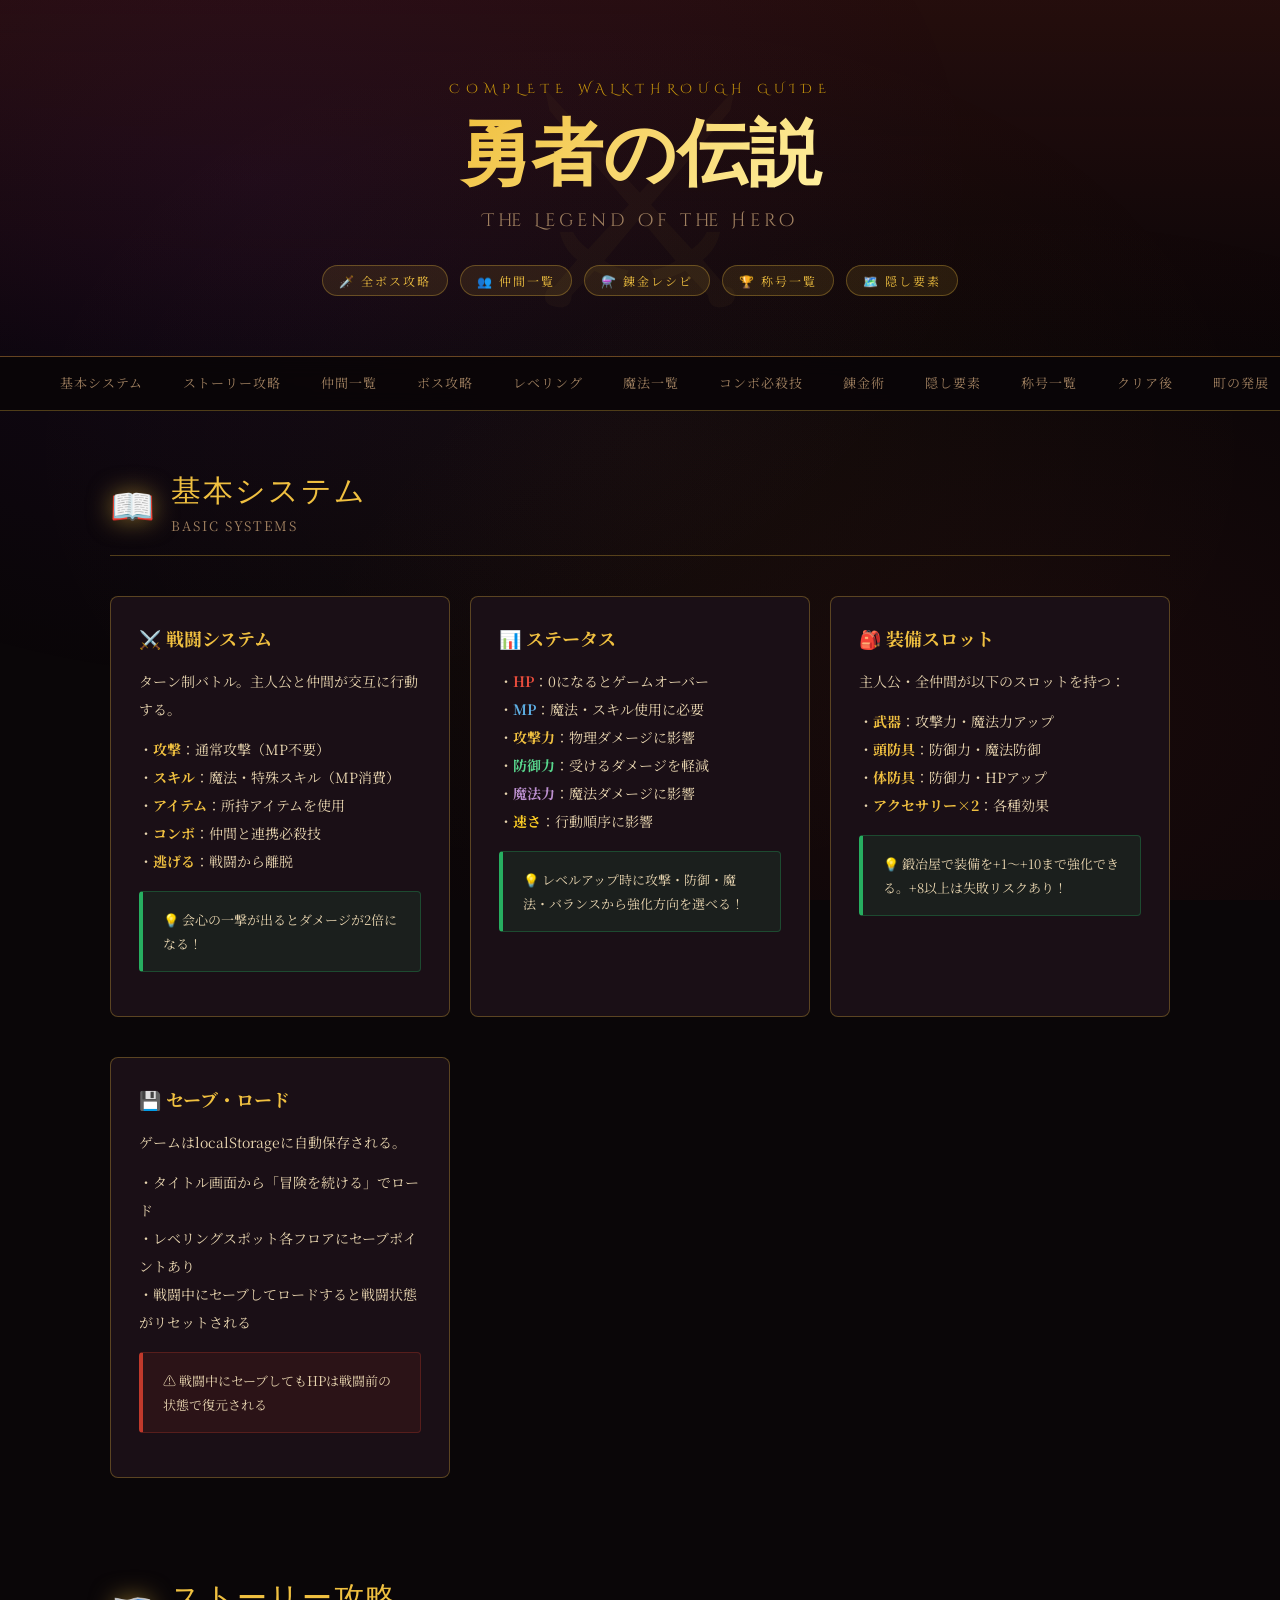
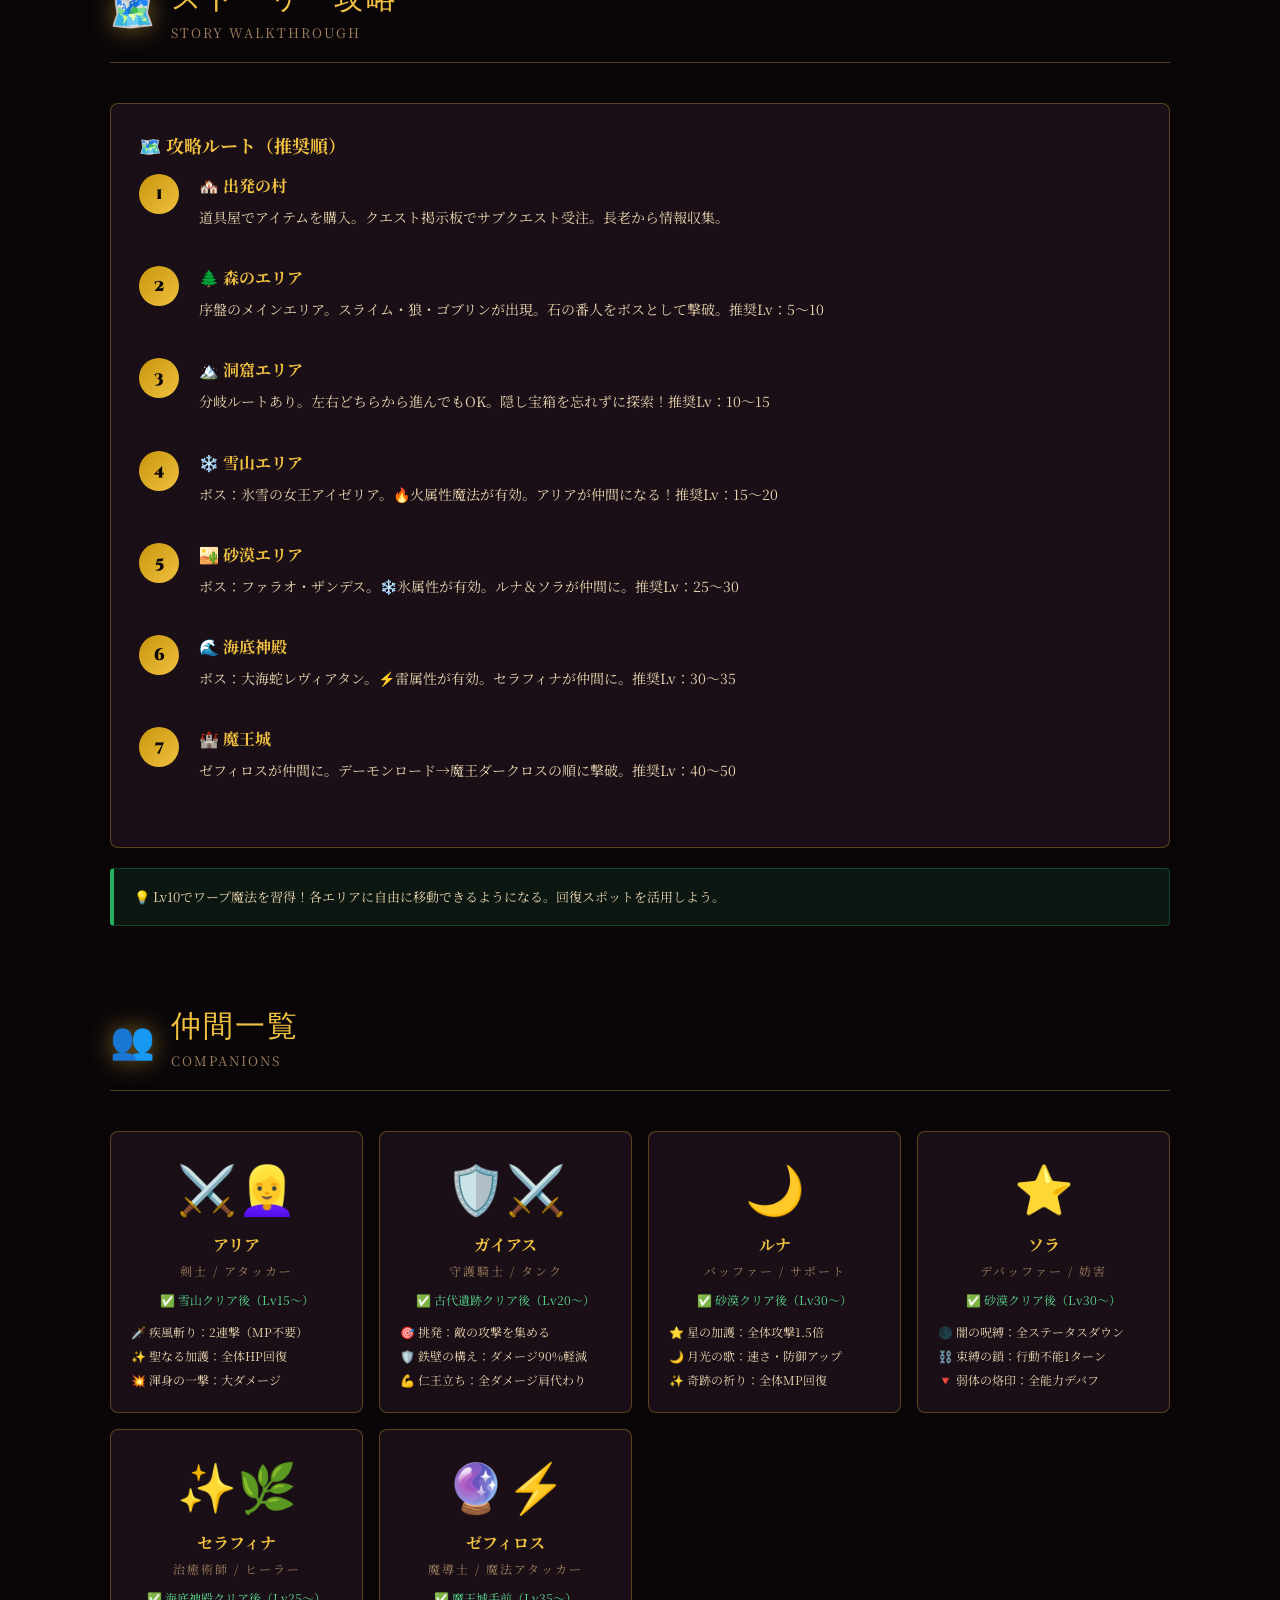
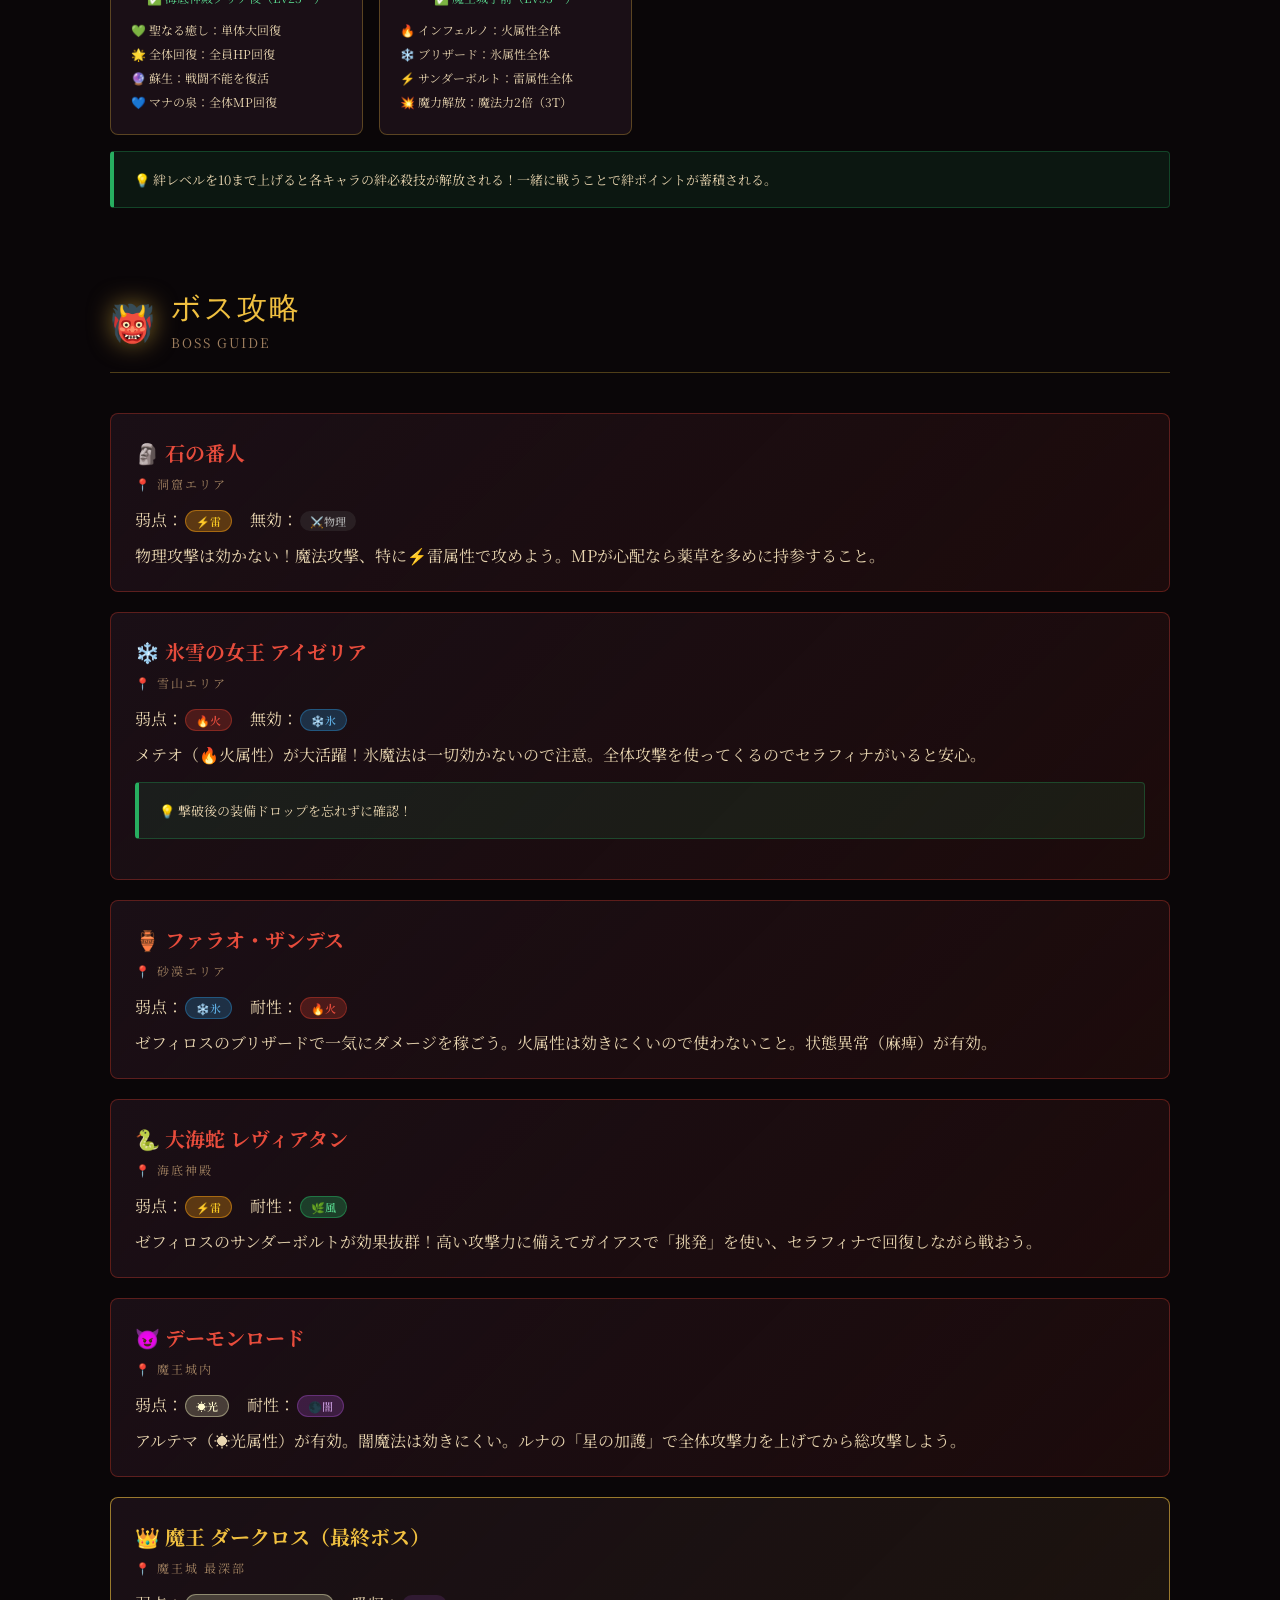
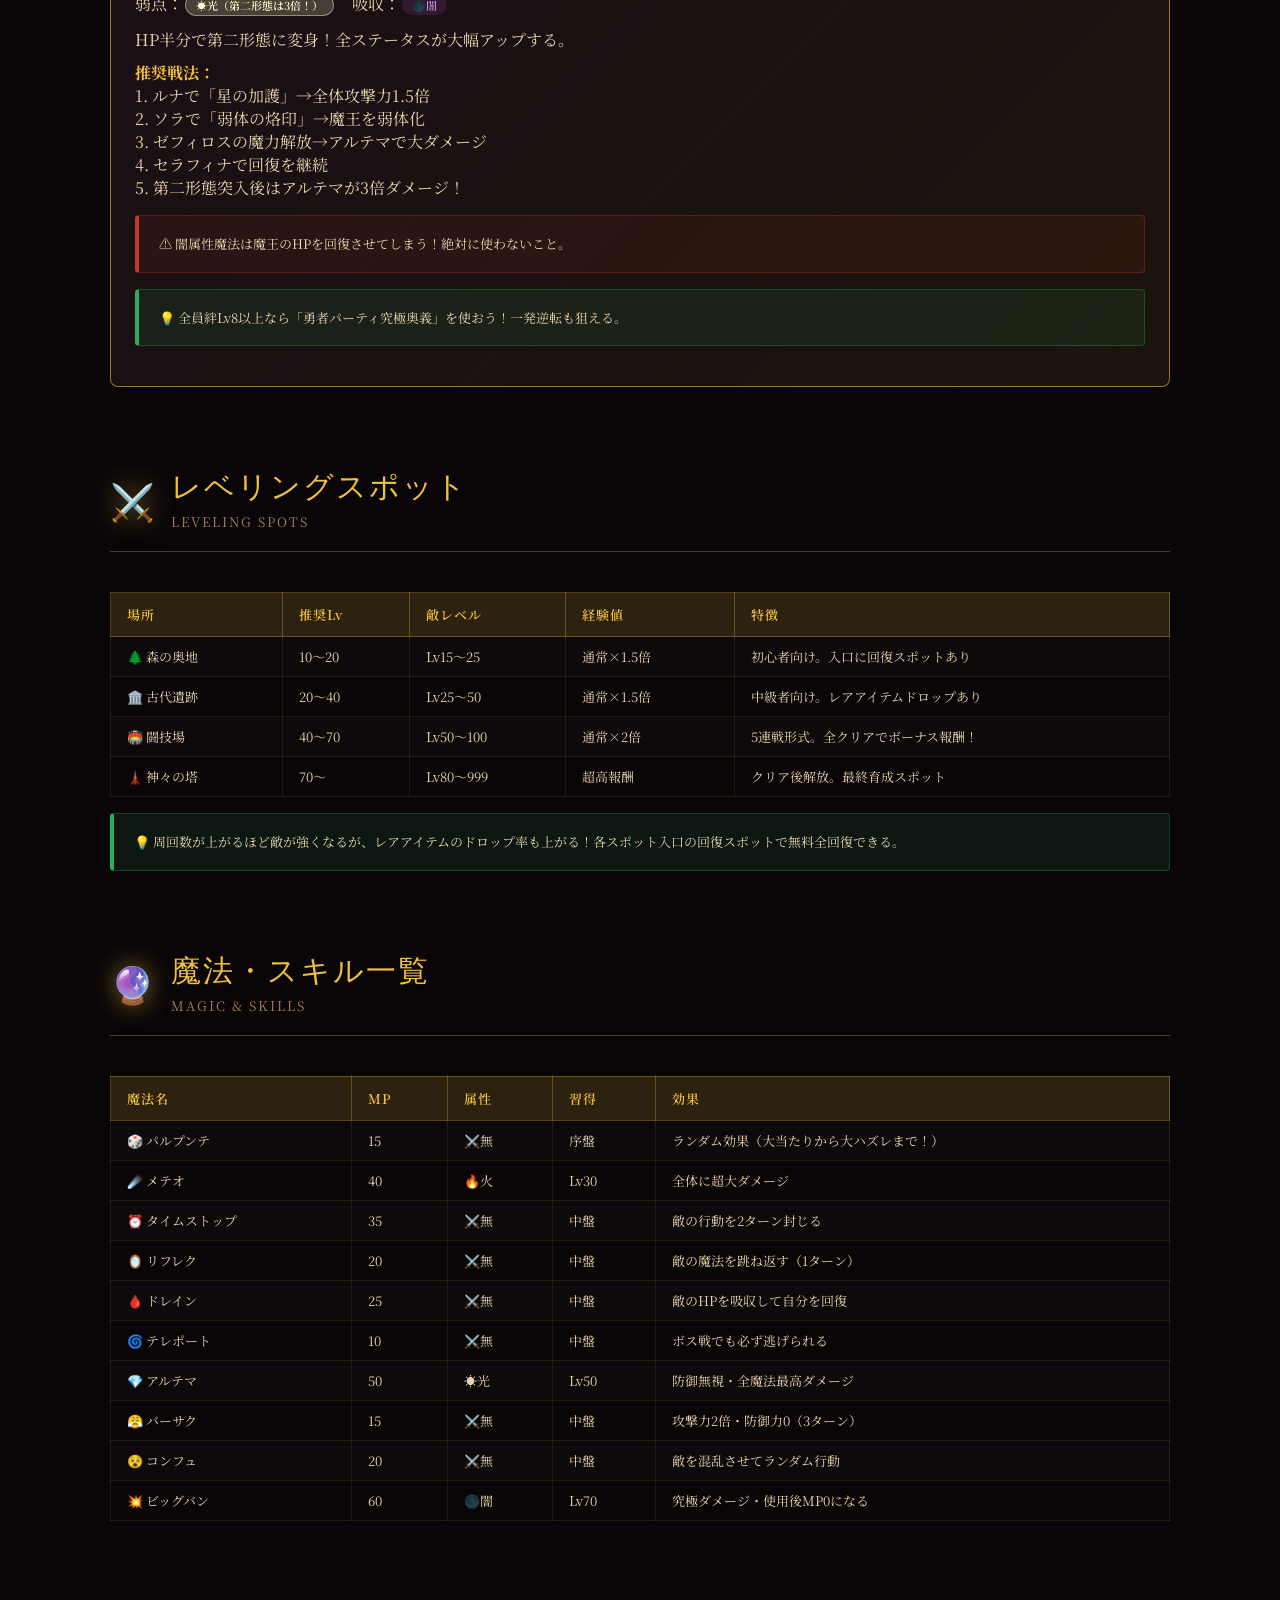
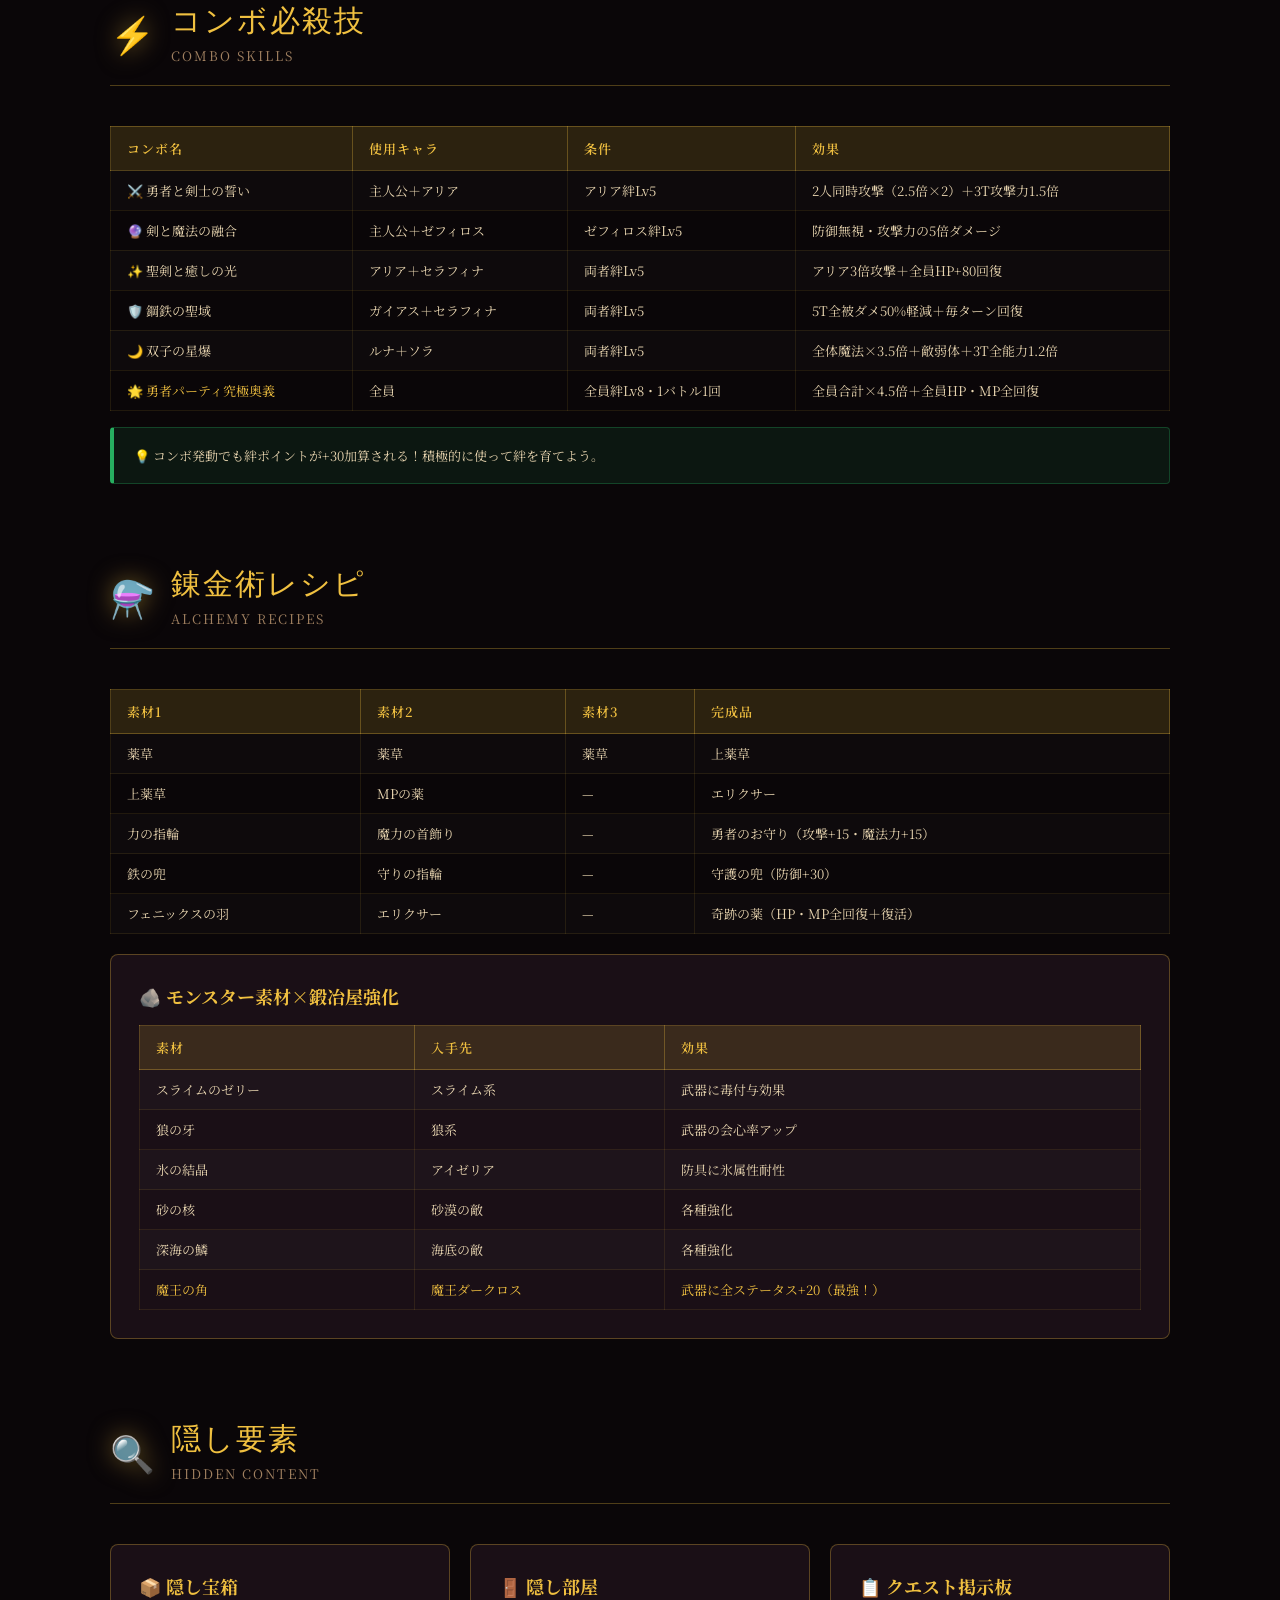
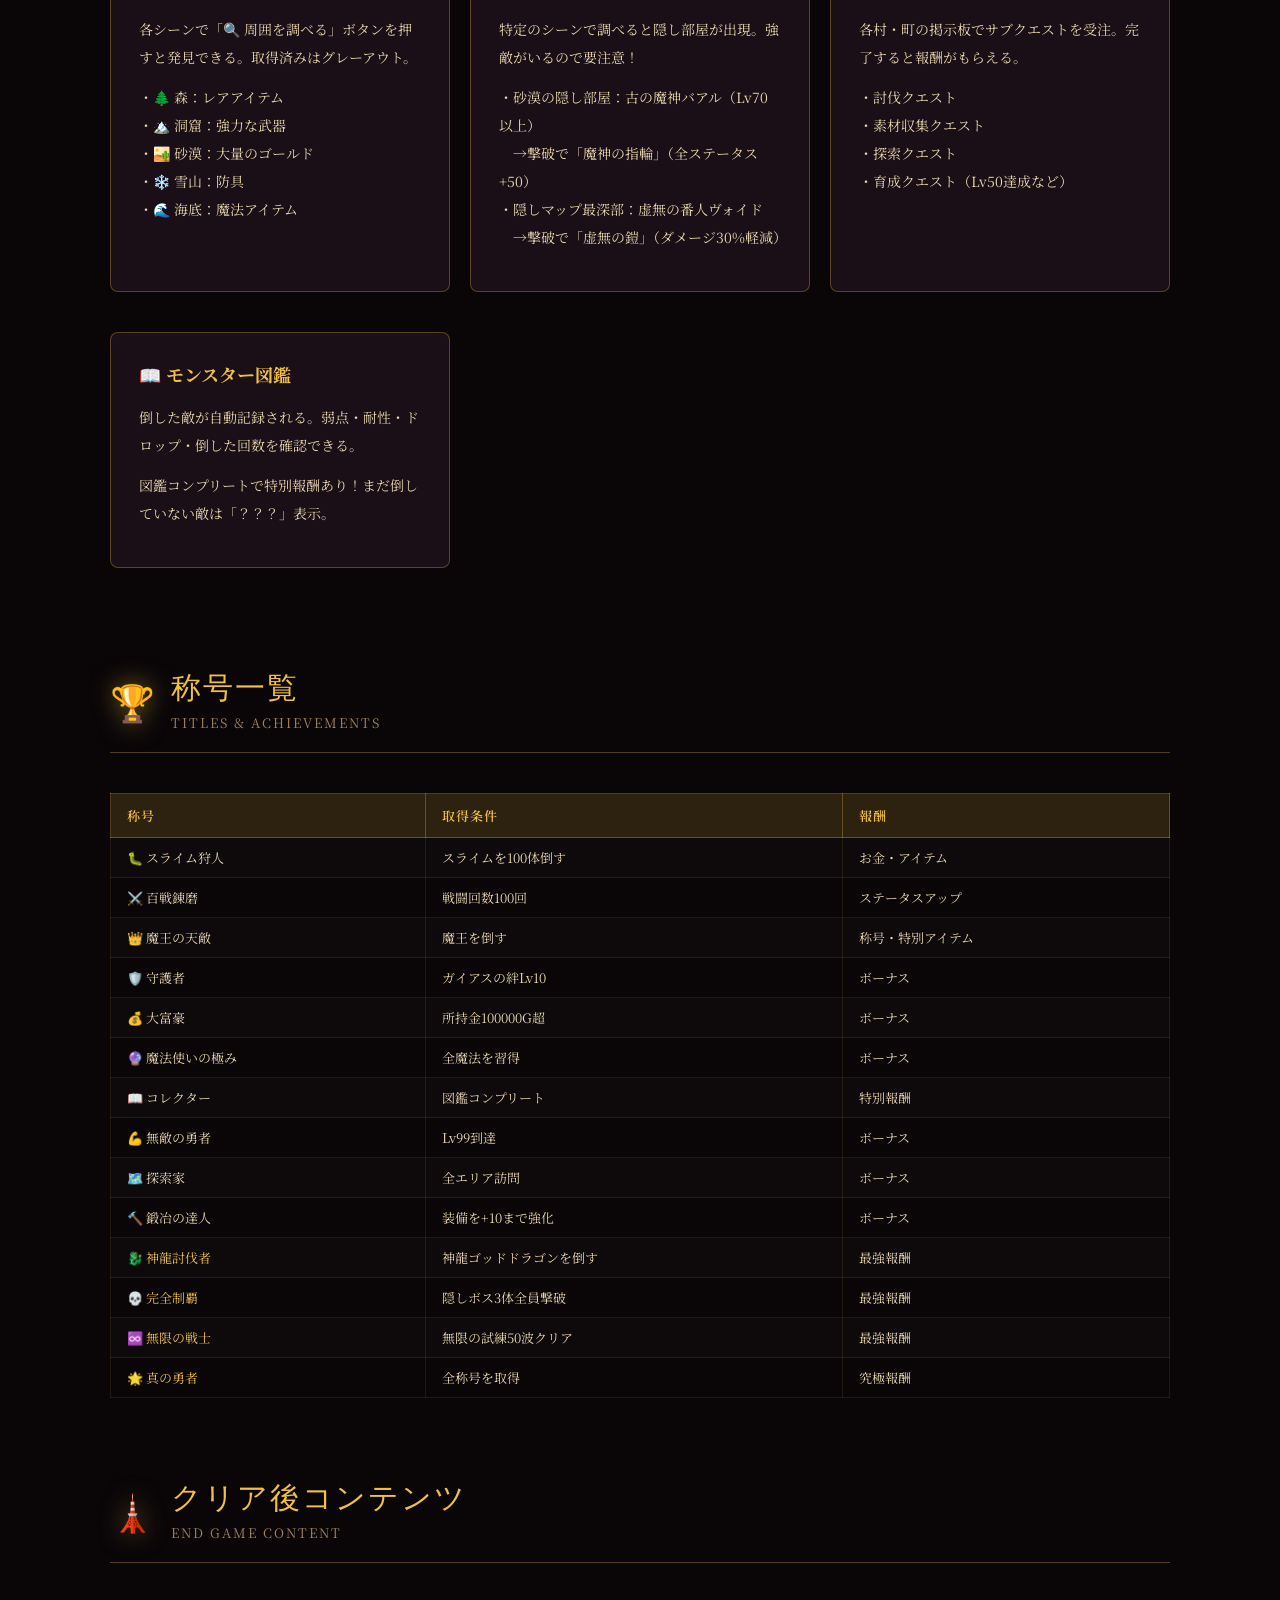
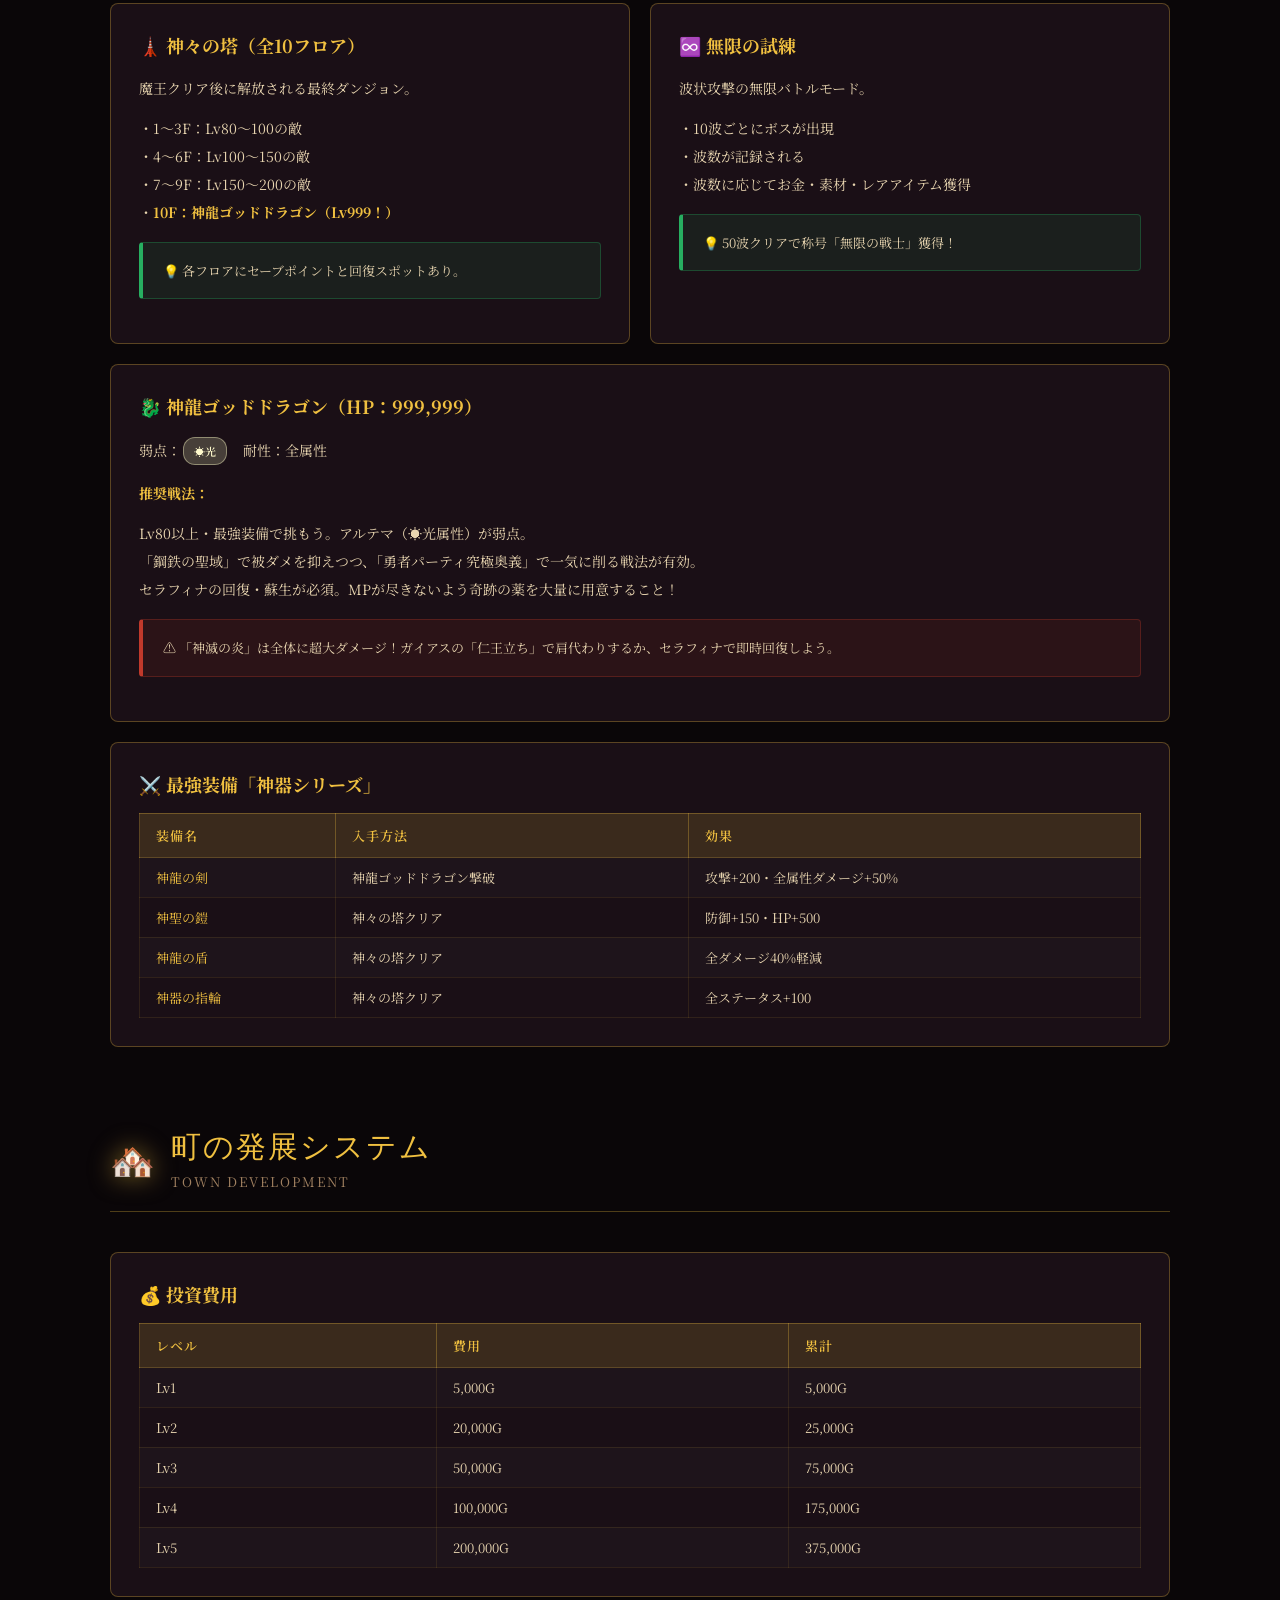
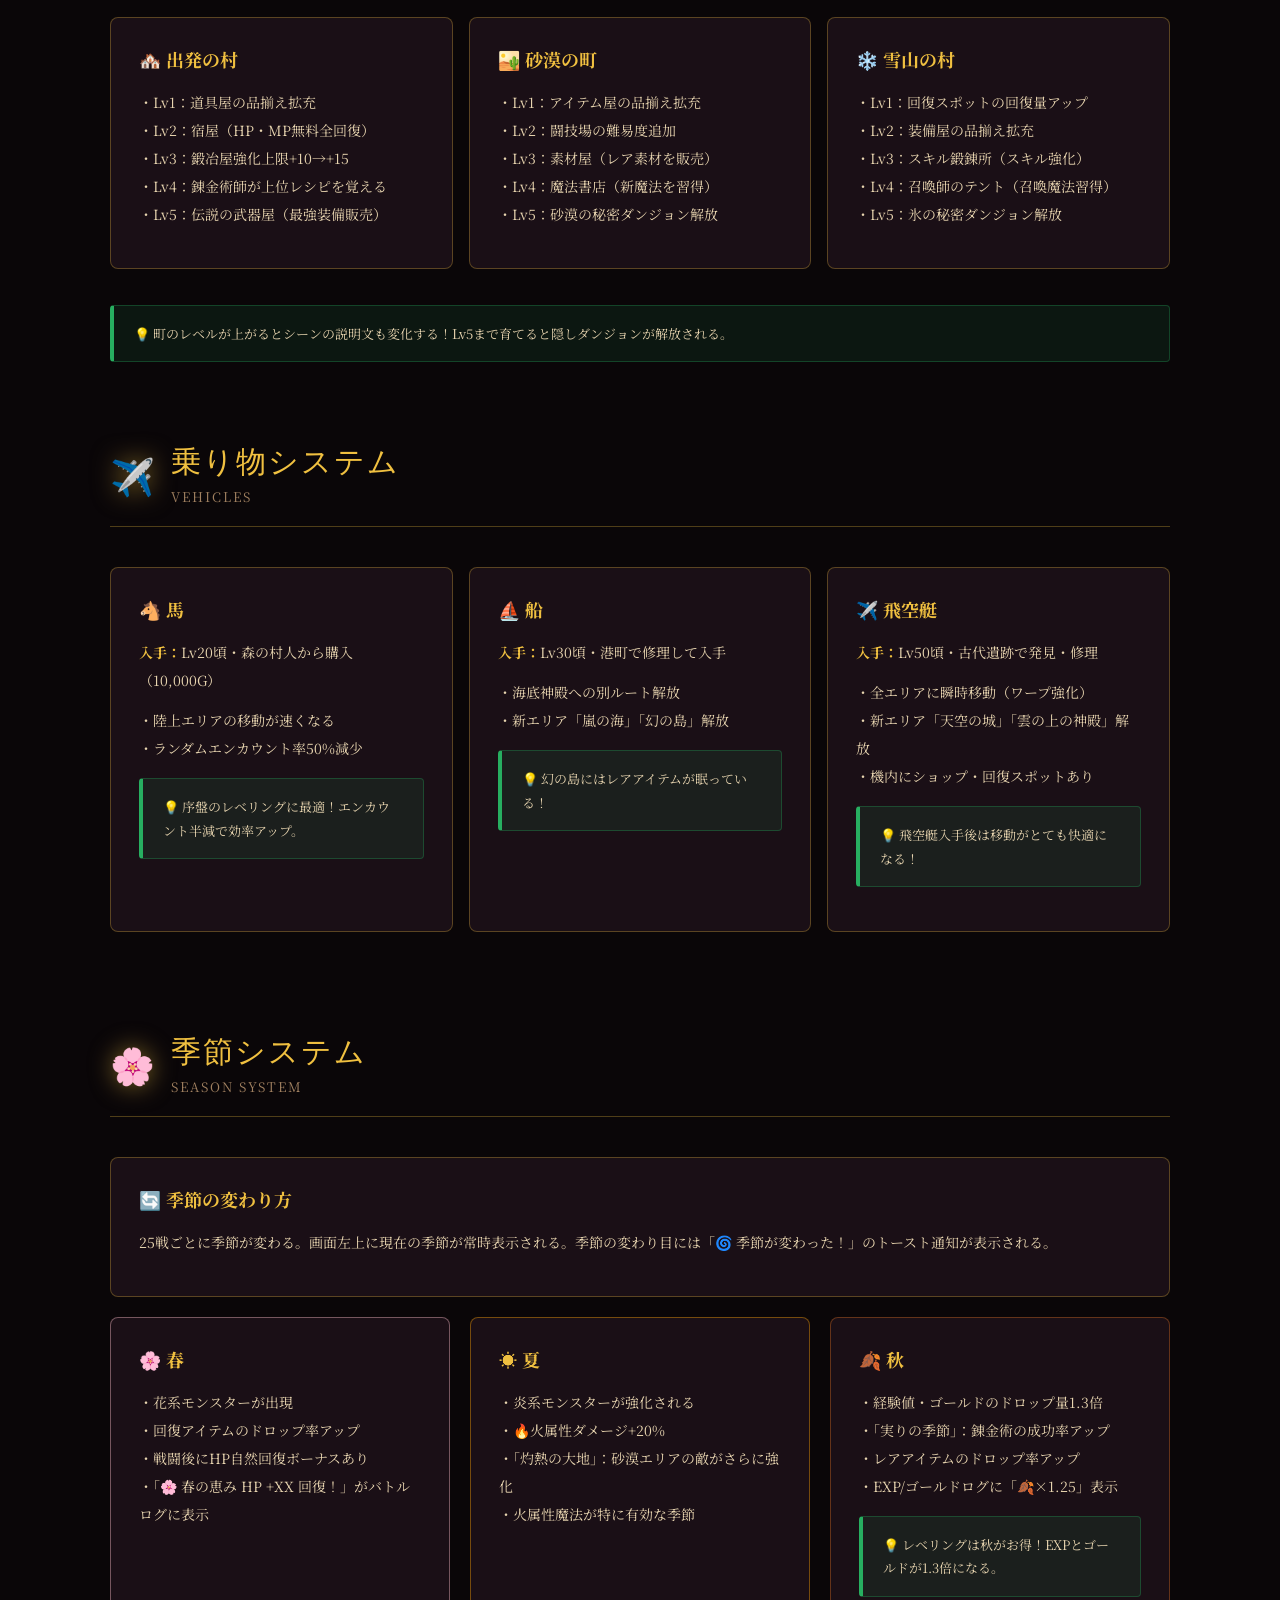
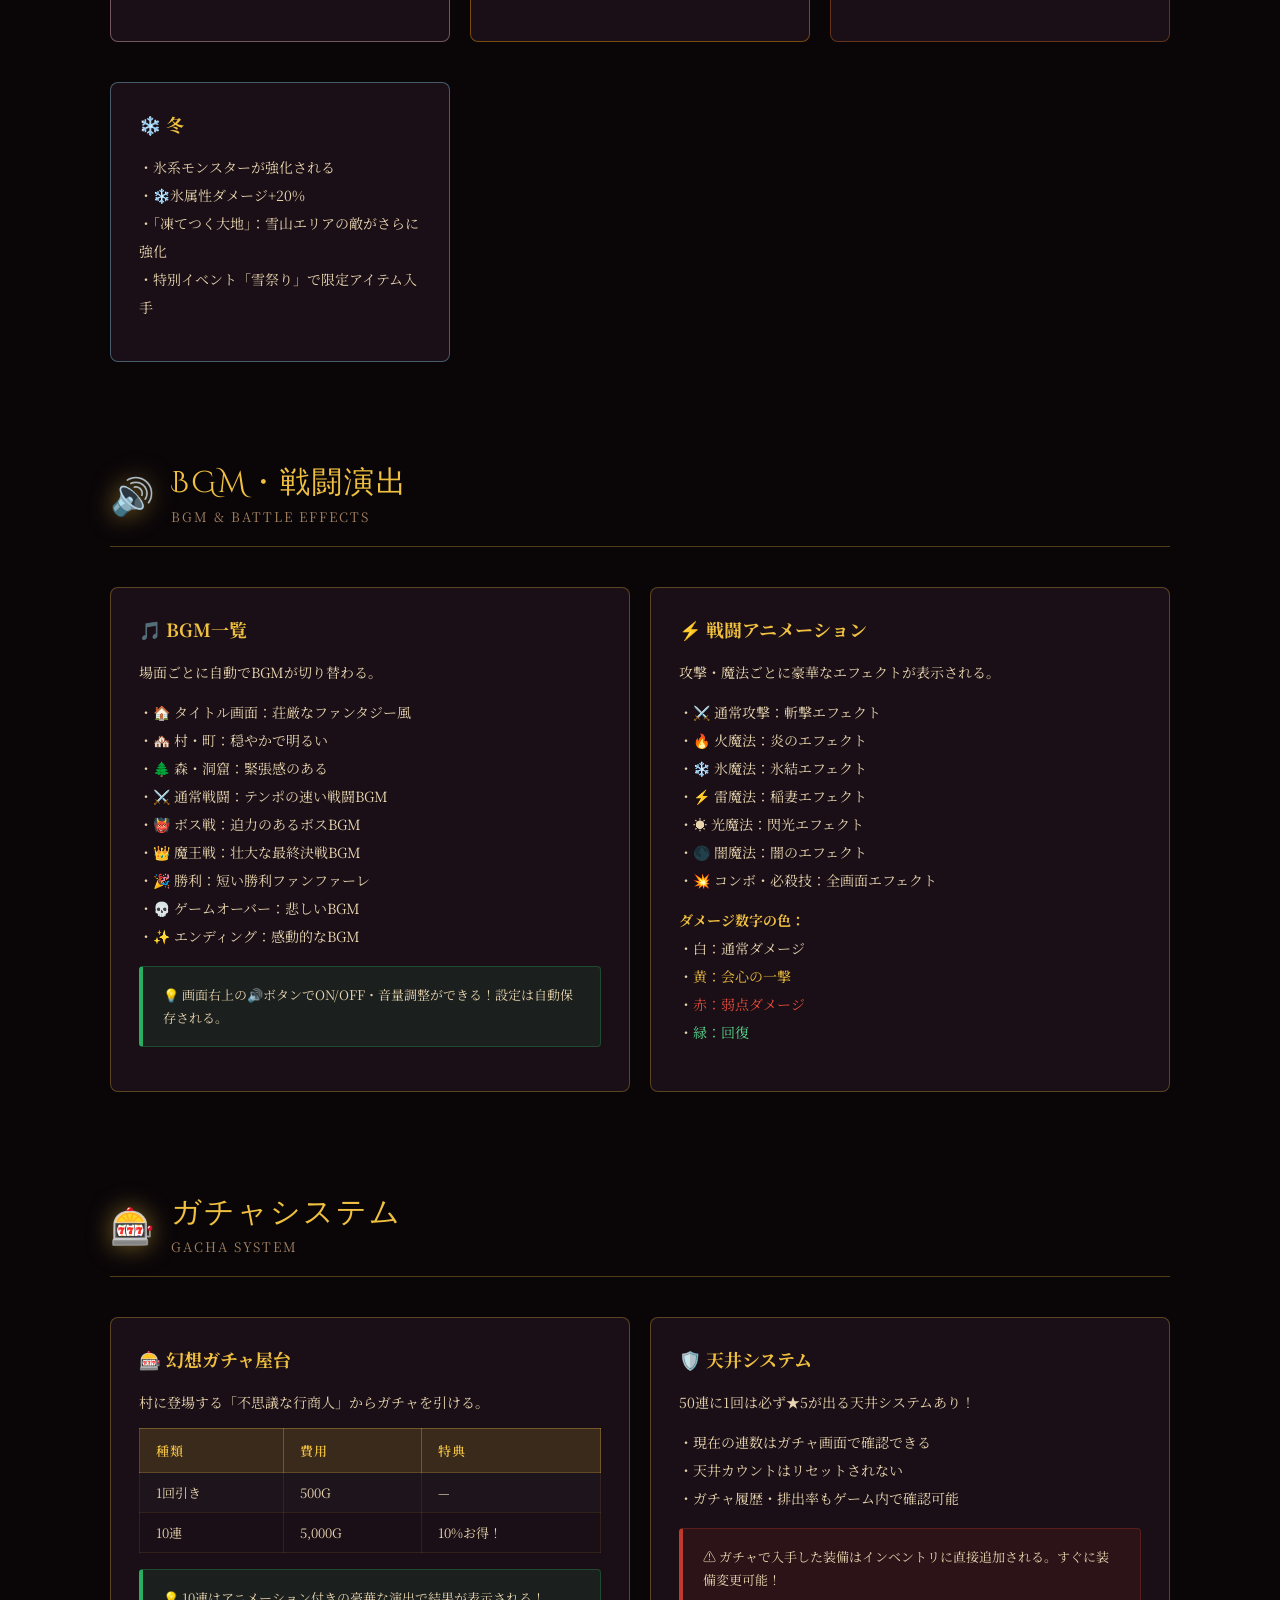
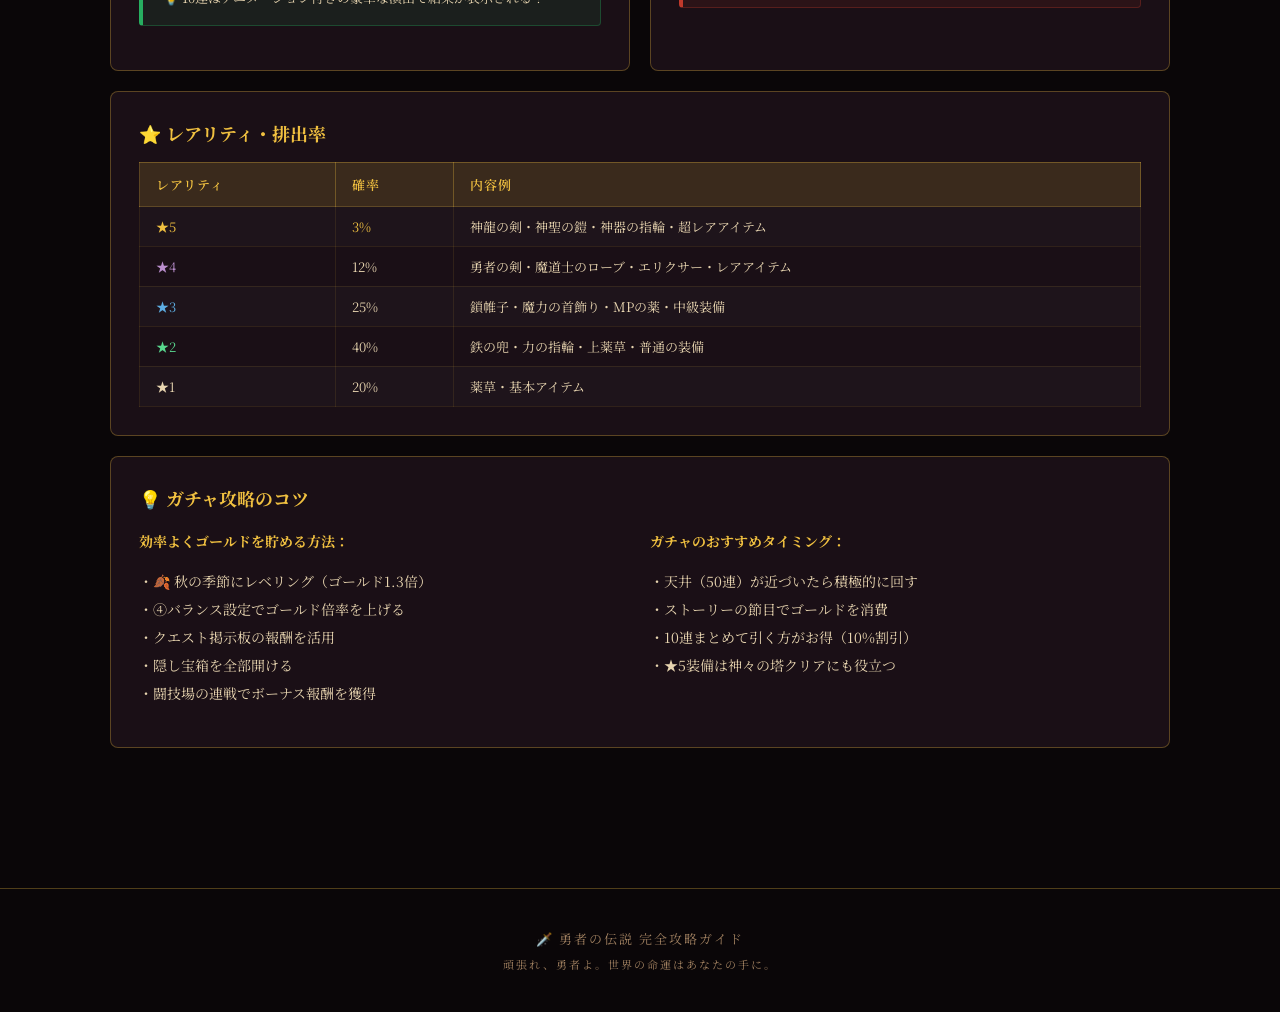
<file: guide_6.html>
<!DOCTYPE html>
<html lang="ja">
<head>
<meta charset="UTF-8">
<meta name="viewport" content="width=device-width, initial-scale=1.0">
<title>勇者の伝説 - 完全攻略ガイド</title>
<link href="https://fonts.googleapis.com/css2?family=Cinzel+Decorative:wght@400;700;900&family=Noto+Serif+JP:wght@300;400;600;700&family=MedievalSharp&display=swap" rel="stylesheet">
<style>
  :root {
    --gold: #f0c040;
    --gold-dark: #c8960c;
    --gold-light: #fff0a0;
    --bg-deep: #0a0608;
    --bg-dark: #12080e;
    --bg-card: #1a0f16;
    --bg-card2: #211520;
    --red: #c0392b;
    --red-light: #e74c3c;
    --blue: #2980b9;
    --blue-light: #5dade2;
    --green: #27ae60;
    --green-light: #58d68d;
    --purple: #8e44ad;
    --purple-light: #bb8fce;
    --text: #e8d5b0;
    --text-dim: #a08060;
    --border: rgba(240,192,64,0.3);
  }

  * { margin: 0; padding: 0; box-sizing: border-box; }

  body {
    background: var(--bg-deep);
    color: var(--text);
    font-family: 'Noto Serif JP', serif;
    min-height: 100vh;
    overflow-x: hidden;
  }

  /* 背景エフェクト */
  body::before {
    content: '';
    position: fixed;
    inset: 0;
    background:
      radial-gradient(ellipse at 20% 20%, rgba(138,43,226,0.08) 0%, transparent 50%),
      radial-gradient(ellipse at 80% 80%, rgba(192,57,43,0.08) 0%, transparent 50%),
      radial-gradient(ellipse at 50% 50%, rgba(240,192,64,0.03) 0%, transparent 70%);
    pointer-events: none;
    z-index: 0;
  }

  /* ヘッダー */
  header {
    position: relative;
    text-align: center;
    padding: 80px 20px 60px;
    background: linear-gradient(180deg, rgba(192,57,43,0.15) 0%, transparent 100%);
    border-bottom: 1px solid var(--border);
    overflow: hidden;
  }

  header::before {
    content: '⚔';
    position: absolute;
    font-size: 300px;
    opacity: 0.03;
    top: 50%;
    left: 50%;
    transform: translate(-50%, -50%);
    color: var(--gold);
  }

  .title-sub {
    font-family: 'Cinzel Decorative', serif;
    font-size: 13px;
    letter-spacing: 6px;
    color: var(--gold-dark);
    text-transform: uppercase;
    margin-bottom: 16px;
    animation: fadeDown 1s ease;
  }

  h1 {
    font-family: 'Cinzel Decorative', serif;
    font-size: clamp(32px, 6vw, 72px);
    background: linear-gradient(135deg, var(--gold-dark), var(--gold), var(--gold-light), var(--gold));
    -webkit-background-clip: text;
    -webkit-text-fill-color: transparent;
    background-clip: text;
    text-shadow: none;
    line-height: 1.2;
    animation: fadeDown 1s ease 0.2s both;
  }

  .title-en {
    font-family: 'Cinzel Decorative', serif;
    font-size: clamp(12px, 2vw, 18px);
    color: var(--text-dim);
    letter-spacing: 4px;
    margin-top: 8px;
    animation: fadeDown 1s ease 0.4s both;
  }

  .header-badges {
    display: flex;
    gap: 12px;
    justify-content: center;
    margin-top: 32px;
    flex-wrap: wrap;
    animation: fadeDown 1s ease 0.6s both;
  }

  .badge {
    background: rgba(240,192,64,0.1);
    border: 1px solid var(--border);
    color: var(--gold);
    padding: 6px 16px;
    border-radius: 20px;
    font-size: 12px;
    letter-spacing: 2px;
  }

  /* ナビゲーション */
  nav {
    position: sticky;
    top: 0;
    z-index: 100;
    background: rgba(10,6,8,0.95);
    border-bottom: 1px solid var(--border);
    backdrop-filter: blur(10px);
    padding: 0 20px;
    overflow-x: auto;
  }

  nav ul {
    display: flex;
    list-style: none;
    gap: 0;
    white-space: nowrap;
    max-width: 1200px;
    margin: 0 auto;
  }

  nav a {
    display: block;
    padding: 16px 20px;
    color: var(--text-dim);
    text-decoration: none;
    font-size: 13px;
    letter-spacing: 1px;
    transition: all 0.2s;
    border-bottom: 2px solid transparent;
  }

  nav a:hover {
    color: var(--gold);
    border-bottom-color: var(--gold);
  }

  /* メインコンテンツ */
  main {
    max-width: 1100px;
    margin: 0 auto;
    padding: 60px 20px;
    position: relative;
    z-index: 1;
  }

  /* セクション */
  section {
    margin-bottom: 80px;
  }

  .section-header {
    display: flex;
    align-items: center;
    gap: 16px;
    margin-bottom: 40px;
    padding-bottom: 20px;
    border-bottom: 1px solid var(--border);
  }

  .section-icon {
    font-size: 36px;
    filter: drop-shadow(0 0 12px rgba(240,192,64,0.5));
  }

  .section-title {
    font-family: 'Cinzel Decorative', serif;
    font-size: clamp(20px, 3vw, 30px);
    color: var(--gold);
    letter-spacing: 2px;
  }

  .section-title-jp {
    font-size: 13px;
    color: var(--text-dim);
    margin-top: 4px;
    letter-spacing: 2px;
  }

  /* カード */
  .card {
    background: var(--bg-card);
    border: 1px solid var(--border);
    border-radius: 8px;
    padding: 28px;
    margin-bottom: 20px;
    position: relative;
    overflow: hidden;
    transition: border-color 0.3s;
  }

  .card::before {
    content: '';
    position: absolute;
    top: 0; left: 0; right: 0;
    height: 2px;
    background: linear-gradient(90deg, transparent, var(--gold), transparent);
    opacity: 0;
    transition: opacity 0.3s;
  }

  .card:hover { border-color: rgba(240,192,64,0.6); }
  .card:hover::before { opacity: 1; }

  .card-title {
    font-size: 18px;
    font-weight: 700;
    color: var(--gold);
    margin-bottom: 16px;
    display: flex;
    align-items: center;
    gap: 10px;
  }

  .card p {
    font-size: 14px;
    line-height: 2;
    color: var(--text);
    margin-bottom: 12px;
  }

  /* グリッド */
  .grid-2 { display: grid; grid-template-columns: repeat(auto-fit, minmax(300px, 1fr)); gap: 20px; }
  .grid-3 { display: grid; grid-template-columns: repeat(auto-fit, minmax(220px, 1fr)); gap: 16px; }

  /* テーブル */
  .table-wrap { overflow-x: auto; }

  table {
    width: 100%;
    border-collapse: collapse;
    font-size: 13px;
  }

  th {
    background: rgba(240,192,64,0.15);
    color: var(--gold);
    padding: 12px 16px;
    text-align: left;
    border: 1px solid var(--border);
    font-weight: 600;
    letter-spacing: 1px;
  }

  td {
    padding: 10px 16px;
    border: 1px solid rgba(240,192,64,0.1);
    color: var(--text);
    vertical-align: top;
  }

  tr:nth-child(even) td { background: rgba(255,255,255,0.02); }
  tr:hover td { background: rgba(240,192,64,0.05); }

  /* バッジ・タグ */
  .tag {
    display: inline-block;
    padding: 2px 10px;
    border-radius: 12px;
    font-size: 11px;
    font-weight: 600;
    margin: 2px;
  }

  .tag-fire { background: rgba(192,57,43,0.3); color: #e74c3c; border: 1px solid rgba(192,57,43,0.5); }
  .tag-ice { background: rgba(41,128,185,0.3); color: #5dade2; border: 1px solid rgba(41,128,185,0.5); }
  .tag-thunder { background: rgba(243,156,18,0.3); color: #f9ca24; border: 1px solid rgba(243,156,18,0.5); }
  .tag-light { background: rgba(255,255,200,0.2); color: #fffacd; border: 1px solid rgba(255,255,200,0.4); }
  .tag-dark { background: rgba(142,68,173,0.3); color: #bb8fce; border: 1px solid rgba(142,68,173,0.5); }
  .tag-wind { background: rgba(39,174,96,0.3); color: #58d68d; border: 1px solid rgba(39,174,96,0.5); }
  .tag-weak { background: rgba(231,76,60,0.2); color: #e74c3c; }
  .tag-resist { background: rgba(41,128,185,0.2); color: #5dade2; }
  .tag-null { background: rgba(100,100,100,0.2); color: #aaa; }
  .tag-absorb { background: rgba(142,68,173,0.2); color: #bb8fce; }

  /* ステップ */
  .steps { counter-reset: step; }
  .step {
    display: flex;
    gap: 20px;
    margin-bottom: 24px;
    align-items: flex-start;
  }

  .step-num {
    counter-increment: step;
    width: 40px;
    height: 40px;
    min-width: 40px;
    background: linear-gradient(135deg, var(--gold-dark), var(--gold));
    border-radius: 50%;
    display: flex;
    align-items: center;
    justify-content: center;
    font-family: 'Cinzel Decorative', serif;
    font-weight: 900;
    color: var(--bg-deep);
    font-size: 16px;
  }

  .step-content h4 {
    color: var(--gold);
    margin-bottom: 8px;
    font-size: 16px;
  }

  .step-content p {
    font-size: 14px;
    line-height: 1.8;
    color: var(--text);
  }

  /* ヒントボックス */
  .tip {
    background: rgba(39,174,96,0.1);
    border: 1px solid rgba(39,174,96,0.3);
    border-left: 4px solid var(--green);
    border-radius: 4px;
    padding: 16px 20px;
    margin: 16px 0;
    font-size: 13px;
    line-height: 1.8;
  }

  .tip::before { content: '💡 '; }

  .warning {
    background: rgba(192,57,43,0.1);
    border: 1px solid rgba(192,57,43,0.3);
    border-left: 4px solid var(--red);
    border-radius: 4px;
    padding: 16px 20px;
    margin: 16px 0;
    font-size: 13px;
    line-height: 1.8;
  }

  .warning::before { content: '⚠️ '; }

  /* キャラクターカード */
  .char-card {
    background: var(--bg-card);
    border: 1px solid var(--border);
    border-radius: 8px;
    padding: 20px;
    text-align: center;
    transition: all 0.3s;
  }

  .char-card:hover {
    border-color: var(--gold);
    transform: translateY(-4px);
    box-shadow: 0 8px 32px rgba(240,192,64,0.15);
  }

  .char-emoji { font-size: 48px; margin-bottom: 12px; display: block; }
  .char-name { font-size: 16px; font-weight: 700; color: var(--gold); margin-bottom: 6px; }
  .char-role { font-size: 12px; color: var(--text-dim); margin-bottom: 12px; letter-spacing: 2px; }
  .char-join { font-size: 12px; color: var(--green-light); margin-bottom: 12px; }
  .char-skills { font-size: 12px; color: var(--text); line-height: 2; text-align: left; }

  /* ボスカード */
  .boss-card {
    background: linear-gradient(135deg, var(--bg-card), rgba(192,57,43,0.1));
    border: 1px solid rgba(192,57,43,0.4);
    border-radius: 8px;
    padding: 24px;
    margin-bottom: 20px;
  }

  .boss-name { font-size: 20px; font-weight: 700; color: #e74c3c; margin-bottom: 8px; }
  .boss-location { font-size: 12px; color: var(--text-dim); margin-bottom: 16px; letter-spacing: 2px; }

  /* アニメーション */
  @keyframes fadeDown {
    from { opacity: 0; transform: translateY(-20px); }
    to { opacity: 1; transform: translateY(0); }
  }

  @keyframes shimmer {
    0% { background-position: -200% center; }
    100% { background-position: 200% center; }
  }

  /* フッター */
  footer {
    text-align: center;
    padding: 40px;
    border-top: 1px solid var(--border);
    color: var(--text-dim);
    font-size: 13px;
    letter-spacing: 2px;
  }

  /* スクロールバー */
  ::-webkit-scrollbar { width: 6px; height: 6px; }
  ::-webkit-scrollbar-track { background: var(--bg-deep); }
  ::-webkit-scrollbar-thumb { background: var(--gold-dark); border-radius: 3px; }

  @media (max-width: 600px) {
    .grid-2, .grid-3 { grid-template-columns: 1fr; }
    nav a { padding: 14px 12px; font-size: 11px; }
  }
</style>
</head>
<body>

<header>
  <div class="title-sub">Complete Walkthrough Guide</div>
  <h1>勇者の伝説</h1>
  <div class="title-en">The Legend of the Hero</div>
  <div class="header-badges">
    <span class="badge">🗡️ 全ボス攻略</span>
    <span class="badge">👥 仲間一覧</span>
    <span class="badge">⚗️ 錬金レシピ</span>
    <span class="badge">🏆 称号一覧</span>
    <span class="badge">🗺️ 隠し要素</span>
  </div>
</header>

<nav>
  <ul>
    <li><a href="#basics">基本システム</a></li>
    <li><a href="#story">ストーリー攻略</a></li>
    <li><a href="#companions">仲間一覧</a></li>
    <li><a href="#bosses">ボス攻略</a></li>
    <li><a href="#leveling">レベリング</a></li>
    <li><a href="#magic">魔法一覧</a></li>
    <li><a href="#combo">コンボ必殺技</a></li>
    <li><a href="#alchemy">錬金術</a></li>
    <li><a href="#hidden">隠し要素</a></li>
    <li><a href="#titles">称号一覧</a></li>
    <li><a href="#endgame">クリア後</a></li>
    <li><a href="#town">町の発展</a></li>
    <li><a href="#vehicle">乗り物</a></li>
    <li><a href="#season">季節</a></li>
    <li><a href="#bgm">BGM・演出</a></li>
    <li><a href="#gacha">ガチャ</a></li>
  </ul>
</nav>

<main>

  <!-- 基本システム -->
  <section id="basics">
    <div class="section-header">
      <div class="section-icon">📖</div>
      <div>
        <div class="section-title">基本システム</div>
        <div class="section-title-jp">BASIC SYSTEMS</div>
      </div>
    </div>

    <div class="grid-2">
      <div class="card">
        <div class="card-title">⚔️ 戦闘システム</div>
        <p>ターン制バトル。主人公と仲間が交互に行動する。</p>
        <p>・<strong style="color:var(--gold)">攻撃</strong>：通常攻撃（MP不要）<br>
        ・<strong style="color:var(--gold)">スキル</strong>：魔法・特殊スキル（MP消費）<br>
        ・<strong style="color:var(--gold)">アイテム</strong>：所持アイテムを使用<br>
        ・<strong style="color:var(--gold)">コンボ</strong>：仲間と連携必殺技<br>
        ・<strong style="color:var(--gold)">逃げる</strong>：戦闘から離脱</p>
        <div class="tip">会心の一撃が出るとダメージが2倍になる！</div>
      </div>

      <div class="card">
        <div class="card-title">📊 ステータス</div>
        <p>・<strong style="color:#e74c3c">HP</strong>：0になるとゲームオーバー<br>
        ・<strong style="color:#5dade2">MP</strong>：魔法・スキル使用に必要<br>
        ・<strong style="color:var(--gold)">攻撃力</strong>：物理ダメージに影響<br>
        ・<strong style="color:#58d68d">防御力</strong>：受けるダメージを軽減<br>
        ・<strong style="color:#bb8fce">魔法力</strong>：魔法ダメージに影響<br>
        ・<strong style="color:#f9ca24">速さ</strong>：行動順序に影響</p>
        <div class="tip">レベルアップ時に攻撃・防御・魔法・バランスから強化方向を選べる！</div>
      </div>

      <div class="card">
        <div class="card-title">🎒 装備スロット</div>
        <p>主人公・全仲間が以下のスロットを持つ：</p>
        <p>・<strong style="color:var(--gold)">武器</strong>：攻撃力・魔法力アップ<br>
        ・<strong style="color:var(--gold)">頭防具</strong>：防御力・魔法防御<br>
        ・<strong style="color:var(--gold)">体防具</strong>：防御力・HPアップ<br>
        ・<strong style="color:var(--gold)">アクセサリー×2</strong>：各種効果</p>
        <div class="tip">鍛冶屋で装備を+1〜+10まで強化できる。+8以上は失敗リスクあり！</div>
      </div>

      <div class="card">
        <div class="card-title">💾 セーブ・ロード</div>
        <p>ゲームはlocalStorageに自動保存される。</p>
        <p>・タイトル画面から「冒険を続ける」でロード<br>
        ・レベリングスポット各フロアにセーブポイントあり<br>
        ・戦闘中にセーブしてロードすると戦闘状態がリセットされる</p>
        <div class="warning">戦闘中にセーブしてもHPは戦闘前の状態で復元される</div>
      </div>
    </div>
  </section>

  <!-- ストーリー攻略 -->
  <section id="story">
    <div class="section-header">
      <div class="section-icon">🗺️</div>
      <div>
        <div class="section-title">ストーリー攻略</div>
        <div class="section-title-jp">STORY WALKTHROUGH</div>
      </div>
    </div>

    <div class="card">
      <div class="card-title">🗺️ 攻略ルート（推奨順）</div>
      <div class="steps">
        <div class="step">
          <div class="step-num">1</div>
          <div class="step-content">
            <h4>🏘️ 出発の村</h4>
            <p>道具屋でアイテムを購入。クエスト掲示板でサブクエスト受注。長老から情報収集。</p>
          </div>
        </div>
        <div class="step">
          <div class="step-num">2</div>
          <div class="step-content">
            <h4>🌲 森のエリア</h4>
            <p>序盤のメインエリア。スライム・狼・ゴブリンが出現。石の番人をボスとして撃破。推奨Lv：5〜10</p>
          </div>
        </div>
        <div class="step">
          <div class="step-num">3</div>
          <div class="step-content">
            <h4>🏔️ 洞窟エリア</h4>
            <p>分岐ルートあり。左右どちらから進んでもOK。隠し宝箱を忘れずに探索！推奨Lv：10〜15</p>
          </div>
        </div>
        <div class="step">
          <div class="step-num">4</div>
          <div class="step-content">
            <h4>❄️ 雪山エリア</h4>
            <p>ボス：氷雪の女王アイゼリア。🔥火属性魔法が有効。アリアが仲間になる！推奨Lv：15〜20</p>
          </div>
        </div>
        <div class="step">
          <div class="step-num">5</div>
          <div class="step-content">
            <h4>🏜️ 砂漠エリア</h4>
            <p>ボス：ファラオ・ザンデス。❄️氷属性が有効。ルナ＆ソラが仲間に。推奨Lv：25〜30</p>
          </div>
        </div>
        <div class="step">
          <div class="step-num">6</div>
          <div class="step-content">
            <h4>🌊 海底神殿</h4>
            <p>ボス：大海蛇レヴィアタン。⚡雷属性が有効。セラフィナが仲間に。推奨Lv：30〜35</p>
          </div>
        </div>
        <div class="step">
          <div class="step-num">7</div>
          <div class="step-content">
            <h4>🏰 魔王城</h4>
            <p>ゼフィロスが仲間に。デーモンロード→魔王ダークロスの順に撃破。推奨Lv：40〜50</p>
          </div>
        </div>
      </div>
    </div>

    <div class="tip">Lv10でワープ魔法を習得！各エリアに自由に移動できるようになる。回復スポットを活用しよう。</div>
  </section>

  <!-- 仲間一覧 -->
  <section id="companions">
    <div class="section-header">
      <div class="section-icon">👥</div>
      <div>
        <div class="section-title">仲間一覧</div>
        <div class="section-title-jp">COMPANIONS</div>
      </div>
    </div>

    <div class="grid-3">
      <div class="char-card">
        <span class="char-emoji">⚔️👱‍♀️</span>
        <div class="char-name">アリア</div>
        <div class="char-role">剣士 / アタッカー</div>
        <div class="char-join">✅ 雪山クリア後（Lv15〜）</div>
        <div class="char-skills">
          🗡️ 疾風斬り：2連撃（MP不要）<br>
          ✨ 聖なる加護：全体HP回復<br>
          💥 渾身の一撃：大ダメージ
        </div>
      </div>

      <div class="char-card">
        <span class="char-emoji">🛡️⚔️</span>
        <div class="char-name">ガイアス</div>
        <div class="char-role">守護騎士 / タンク</div>
        <div class="char-join">✅ 古代遺跡クリア後（Lv20〜）</div>
        <div class="char-skills">
          🎯 挑発：敵の攻撃を集める<br>
          🛡️ 鉄壁の構え：ダメージ90%軽減<br>
          💪 仁王立ち：全ダメージ肩代わり
        </div>
      </div>

      <div class="char-card">
        <span class="char-emoji">🌙</span>
        <div class="char-name">ルナ</div>
        <div class="char-role">バッファー / サポート</div>
        <div class="char-join">✅ 砂漠クリア後（Lv30〜）</div>
        <div class="char-skills">
          ⭐ 星の加護：全体攻撃1.5倍<br>
          🌙 月光の歌：速さ・防御アップ<br>
          ✨ 奇跡の祈り：全体MP回復
        </div>
      </div>

      <div class="char-card">
        <span class="char-emoji">⭐</span>
        <div class="char-name">ソラ</div>
        <div class="char-role">デバッファー / 妨害</div>
        <div class="char-join">✅ 砂漠クリア後（Lv30〜）</div>
        <div class="char-skills">
          🌑 闇の呪縛：全ステータスダウン<br>
          ⛓️ 束縛の鎖：行動不能1ターン<br>
          🔻 弱体の烙印：全能力デバフ
        </div>
      </div>

      <div class="char-card">
        <span class="char-emoji">✨🌿</span>
        <div class="char-name">セラフィナ</div>
        <div class="char-role">治癒術師 / ヒーラー</div>
        <div class="char-join">✅ 海底神殿クリア後（Lv25〜）</div>
        <div class="char-skills">
          💚 聖なる癒し：単体大回復<br>
          🌟 全体回復：全員HP回復<br>
          🔮 蘇生：戦闘不能を復活<br>
          💙 マナの泉：全体MP回復
        </div>
      </div>

      <div class="char-card">
        <span class="char-emoji">🔮⚡</span>
        <div class="char-name">ゼフィロス</div>
        <div class="char-role">魔導士 / 魔法アタッカー</div>
        <div class="char-join">✅ 魔王城手前（Lv35〜）</div>
        <div class="char-skills">
          🔥 インフェルノ：火属性全体<br>
          ❄️ ブリザード：氷属性全体<br>
          ⚡ サンダーボルト：雷属性全体<br>
          💥 魔力解放：魔法力2倍（3T）
        </div>
      </div>
    </div>

    <div class="tip">絆レベルを10まで上げると各キャラの絆必殺技が解放される！一緒に戦うことで絆ポイントが蓄積される。</div>
  </section>

  <!-- ボス攻略 -->
  <section id="bosses">
    <div class="section-header">
      <div class="section-icon">👹</div>
      <div>
        <div class="section-title">ボス攻略</div>
        <div class="section-title-jp">BOSS GUIDE</div>
      </div>
    </div>

    <div class="boss-card">
      <div class="boss-name">🗿 石の番人</div>
      <div class="boss-location">📍 洞窟エリア</div>
      <p>弱点：<span class="tag tag-thunder">⚡雷</span>　無効：<span class="tag tag-null">⚔️物理</span></p>
      <p style="margin-top:10px">物理攻撃は効かない！魔法攻撃、特に⚡雷属性で攻めよう。MPが心配なら薬草を多めに持参すること。</p>
    </div>

    <div class="boss-card">
      <div class="boss-name">❄️ 氷雪の女王 アイゼリア</div>
      <div class="boss-location">📍 雪山エリア</div>
      <p>弱点：<span class="tag tag-fire">🔥火</span>　無効：<span class="tag tag-ice">❄️氷</span></p>
      <p style="margin-top:10px">メテオ（🔥火属性）が大活躍！氷魔法は一切効かないので注意。全体攻撃を使ってくるのでセラフィナがいると安心。</p>
      <div class="tip">撃破後の装備ドロップを忘れずに確認！</div>
    </div>

    <div class="boss-card">
      <div class="boss-name">🏺 ファラオ・ザンデス</div>
      <div class="boss-location">📍 砂漠エリア</div>
      <p>弱点：<span class="tag tag-ice">❄️氷</span>　耐性：<span class="tag tag-fire">🔥火</span></p>
      <p style="margin-top:10px">ゼフィロスのブリザードで一気にダメージを稼ごう。火属性は効きにくいので使わないこと。状態異常（麻痺）が有効。</p>
    </div>

    <div class="boss-card">
      <div class="boss-name">🐍 大海蛇 レヴィアタン</div>
      <div class="boss-location">📍 海底神殿</div>
      <p>弱点：<span class="tag tag-thunder">⚡雷</span>　耐性：<span class="tag tag-wind">🌿風</span></p>
      <p style="margin-top:10px">ゼフィロスのサンダーボルトが効果抜群！高い攻撃力に備えてガイアスで「挑発」を使い、セラフィナで回復しながら戦おう。</p>
    </div>

    <div class="boss-card">
      <div class="boss-name">😈 デーモンロード</div>
      <div class="boss-location">📍 魔王城内</div>
      <p>弱点：<span class="tag tag-light">☀️光</span>　耐性：<span class="tag tag-dark">🌑闇</span></p>
      <p style="margin-top:10px">アルテマ（☀️光属性）が有効。闇魔法は効きにくい。ルナの「星の加護」で全体攻撃力を上げてから総攻撃しよう。</p>
    </div>

    <div class="boss-card" style="border-color:rgba(240,192,64,0.6); background: linear-gradient(135deg, var(--bg-card), rgba(240,192,64,0.08));">
      <div class="boss-name" style="color:var(--gold)">👑 魔王 ダークロス（最終ボス）</div>
      <div class="boss-location">📍 魔王城 最深部</div>
      <p>弱点：<span class="tag tag-light">☀️光（第二形態は3倍！）</span>　吸収：<span class="tag tag-absorb">🌑闇</span></p>
      <p style="margin-top:10px; margin-bottom:10px">HP半分で第二形態に変身！全ステータスが大幅アップする。</p>
      <p><strong style="color:var(--gold)">推奨戦法：</strong><br>
      1. ルナで「星の加護」→全体攻撃力1.5倍<br>
      2. ソラで「弱体の烙印」→魔王を弱体化<br>
      3. ゼフィロスの魔力解放→アルテマで大ダメージ<br>
      4. セラフィナで回復を継続<br>
      5. 第二形態突入後はアルテマが3倍ダメージ！</p>
      <div class="warning">闇属性魔法は魔王のHPを回復させてしまう！絶対に使わないこと。</div>
      <div class="tip">全員絆Lv8以上なら「勇者パーティ究極奥義」を使おう！一発逆転も狙える。</div>
    </div>
  </section>

  <!-- レベリングスポット -->
  <section id="leveling">
    <div class="section-header">
      <div class="section-icon">⚔️</div>
      <div>
        <div class="section-title">レベリングスポット</div>
        <div class="section-title-jp">LEVELING SPOTS</div>
      </div>
    </div>

    <div class="table-wrap">
      <table>
        <tr>
          <th>場所</th>
          <th>推奨Lv</th>
          <th>敵レベル</th>
          <th>経験値</th>
          <th>特徴</th>
        </tr>
        <tr>
          <td>🌲 森の奥地</td>
          <td>10〜20</td>
          <td>Lv15〜25</td>
          <td>通常×1.5倍</td>
          <td>初心者向け。入口に回復スポットあり</td>
        </tr>
        <tr>
          <td>🏛️ 古代遺跡</td>
          <td>20〜40</td>
          <td>Lv25〜50</td>
          <td>通常×1.5倍</td>
          <td>中級者向け。レアアイテムドロップあり</td>
        </tr>
        <tr>
          <td>🏟️ 闘技場</td>
          <td>40〜70</td>
          <td>Lv50〜100</td>
          <td>通常×2倍</td>
          <td>5連戦形式。全クリアでボーナス報酬！</td>
        </tr>
        <tr>
          <td>🗼 神々の塔</td>
          <td>70〜</td>
          <td>Lv80〜999</td>
          <td>超高報酬</td>
          <td>クリア後解放。最終育成スポット</td>
        </tr>
      </table>
    </div>

    <div class="tip">周回数が上がるほど敵が強くなるが、レアアイテムのドロップ率も上がる！各スポット入口の回復スポットで無料全回復できる。</div>
  </section>

  <!-- 魔法一覧 -->
  <section id="magic">
    <div class="section-header">
      <div class="section-icon">🔮</div>
      <div>
        <div class="section-title">魔法・スキル一覧</div>
        <div class="section-title-jp">MAGIC & SKILLS</div>
      </div>
    </div>

    <div class="table-wrap">
      <table>
        <tr>
          <th>魔法名</th>
          <th>MP</th>
          <th>属性</th>
          <th>習得</th>
          <th>効果</th>
        </tr>
        <tr><td>🎲 パルプンテ</td><td>15</td><td>⚔️無</td><td>序盤</td><td>ランダム効果（大当たりから大ハズレまで！）</td></tr>
        <tr><td>☄️ メテオ</td><td>40</td><td>🔥火</td><td>Lv30</td><td>全体に超大ダメージ</td></tr>
        <tr><td>⏰ タイムストップ</td><td>35</td><td>⚔️無</td><td>中盤</td><td>敵の行動を2ターン封じる</td></tr>
        <tr><td>🪞 リフレク</td><td>20</td><td>⚔️無</td><td>中盤</td><td>敵の魔法を跳ね返す（1ターン）</td></tr>
        <tr><td>🩸 ドレイン</td><td>25</td><td>⚔️無</td><td>中盤</td><td>敵のHPを吸収して自分を回復</td></tr>
        <tr><td>🌀 テレポート</td><td>10</td><td>⚔️無</td><td>中盤</td><td>ボス戦でも必ず逃げられる</td></tr>
        <tr><td>💎 アルテマ</td><td>50</td><td>☀️光</td><td>Lv50</td><td>防御無視・全魔法最高ダメージ</td></tr>
        <tr><td>😤 バーサク</td><td>15</td><td>⚔️無</td><td>中盤</td><td>攻撃力2倍・防御力0（3ターン）</td></tr>
        <tr><td>😵 コンフュ</td><td>20</td><td>⚔️無</td><td>中盤</td><td>敵を混乱させてランダム行動</td></tr>
        <tr><td>💥 ビッグバン</td><td>60</td><td>🌑闇</td><td>Lv70</td><td>究極ダメージ・使用後MP0になる</td></tr>
      </table>
    </div>
  </section>

  <!-- コンボ必殺技 -->
  <section id="combo">
    <div class="section-header">
      <div class="section-icon">⚡</div>
      <div>
        <div class="section-title">コンボ必殺技</div>
        <div class="section-title-jp">COMBO SKILLS</div>
      </div>
    </div>

    <div class="table-wrap">
      <table>
        <tr>
          <th>コンボ名</th>
          <th>使用キャラ</th>
          <th>条件</th>
          <th>効果</th>
        </tr>
        <tr>
          <td>⚔️ 勇者と剣士の誓い</td>
          <td>主人公＋アリア</td>
          <td>アリア絆Lv5</td>
          <td>2人同時攻撃（2.5倍×2）＋3T攻撃力1.5倍</td>
        </tr>
        <tr>
          <td>🔮 剣と魔法の融合</td>
          <td>主人公＋ゼフィロス</td>
          <td>ゼフィロス絆Lv5</td>
          <td>防御無視・攻撃力の5倍ダメージ</td>
        </tr>
        <tr>
          <td>✨ 聖剣と癒しの光</td>
          <td>アリア＋セラフィナ</td>
          <td>両者絆Lv5</td>
          <td>アリア3倍攻撃＋全員HP+80回復</td>
        </tr>
        <tr>
          <td>🛡️ 鋼鉄の聖域</td>
          <td>ガイアス＋セラフィナ</td>
          <td>両者絆Lv5</td>
          <td>5T全被ダメ50%軽減＋毎ターン回復</td>
        </tr>
        <tr>
          <td>🌙 双子の星爆</td>
          <td>ルナ＋ソラ</td>
          <td>両者絆Lv5</td>
          <td>全体魔法×3.5倍＋敵弱体＋3T全能力1.2倍</td>
        </tr>
        <tr>
          <td style="color:var(--gold)">🌟 勇者パーティ究極奥義</td>
          <td>全員</td>
          <td>全員絆Lv8・1バトル1回</td>
          <td>全員合計×4.5倍＋全員HP・MP全回復</td>
        </tr>
      </table>
    </div>
    <div class="tip">コンボ発動でも絆ポイントが+30加算される！積極的に使って絆を育てよう。</div>
  </section>

  <!-- 錬金術 -->
  <section id="alchemy">
    <div class="section-header">
      <div class="section-icon">⚗️</div>
      <div>
        <div class="section-title">錬金術レシピ</div>
        <div class="section-title-jp">ALCHEMY RECIPES</div>
      </div>
    </div>

    <div class="table-wrap">
      <table>
        <tr>
          <th>素材1</th>
          <th>素材2</th>
          <th>素材3</th>
          <th>完成品</th>
        </tr>
        <tr><td>薬草</td><td>薬草</td><td>薬草</td><td>上薬草</td></tr>
        <tr><td>上薬草</td><td>MPの薬</td><td>—</td><td>エリクサー</td></tr>
        <tr><td>力の指輪</td><td>魔力の首飾り</td><td>—</td><td>勇者のお守り（攻撃+15・魔法力+15）</td></tr>
        <tr><td>鉄の兜</td><td>守りの指輪</td><td>—</td><td>守護の兜（防御+30）</td></tr>
        <tr><td>フェニックスの羽</td><td>エリクサー</td><td>—</td><td>奇跡の薬（HP・MP全回復＋復活）</td></tr>
      </table>
    </div>

    <div class="card" style="margin-top:20px">
      <div class="card-title">🪨 モンスター素材×鍛冶屋強化</div>
      <div class="table-wrap">
        <table>
          <tr><th>素材</th><th>入手先</th><th>効果</th></tr>
          <tr><td>スライムのゼリー</td><td>スライム系</td><td>武器に毒付与効果</td></tr>
          <tr><td>狼の牙</td><td>狼系</td><td>武器の会心率アップ</td></tr>
          <tr><td>氷の結晶</td><td>アイゼリア</td><td>防具に氷属性耐性</td></tr>
          <tr><td>砂の核</td><td>砂漠の敵</td><td>各種強化</td></tr>
          <tr><td>深海の鱗</td><td>海底の敵</td><td>各種強化</td></tr>
          <tr><td style="color:var(--gold)">魔王の角</td><td style="color:var(--gold)">魔王ダークロス</td><td style="color:var(--gold)">武器に全ステータス+20（最強！）</td></tr>
        </table>
      </div>
    </div>
  </section>

  <!-- 隠し要素 -->
  <section id="hidden">
    <div class="section-header">
      <div class="section-icon">🔍</div>
      <div>
        <div class="section-title">隠し要素</div>
        <div class="section-title-jp">HIDDEN CONTENT</div>
      </div>
    </div>

    <div class="grid-2">
      <div class="card">
        <div class="card-title">📦 隠し宝箱</div>
        <p>各シーンで「🔍 周囲を調べる」ボタンを押すと発見できる。取得済みはグレーアウト。</p>
        <p>・🌲 森：レアアイテム<br>
        ・🏔️ 洞窟：強力な武器<br>
        ・🏜️ 砂漠：大量のゴールド<br>
        ・❄️ 雪山：防具<br>
        ・🌊 海底：魔法アイテム</p>
      </div>

      <div class="card">
        <div class="card-title">🚪 隠し部屋</div>
        <p>特定のシーンで調べると隠し部屋が出現。強敵がいるので要注意！</p>
        <p>・砂漠の隠し部屋：古の魔神バアル（Lv70以上）<br>　→撃破で「魔神の指輪」（全ステータス+50）<br>
        ・隠しマップ最深部：虚無の番人ヴォイド<br>　→撃破で「虚無の鎧」（ダメージ30%軽減）</p>
      </div>

      <div class="card">
        <div class="card-title">📋 クエスト掲示板</div>
        <p>各村・町の掲示板でサブクエストを受注。完了すると報酬がもらえる。</p>
        <p>・討伐クエスト<br>
        ・素材収集クエスト<br>
        ・探索クエスト<br>
        ・育成クエスト（Lv50達成など）</p>
      </div>

      <div class="card">
        <div class="card-title">📖 モンスター図鑑</div>
        <p>倒した敵が自動記録される。弱点・耐性・ドロップ・倒した回数を確認できる。</p>
        <p>図鑑コンプリートで特別報酬あり！まだ倒していない敵は「？？？」表示。</p>
      </div>
    </div>
  </section>

  <!-- 称号一覧 -->
  <section id="titles">
    <div class="section-header">
      <div class="section-icon">🏆</div>
      <div>
        <div class="section-title">称号一覧</div>
        <div class="section-title-jp">TITLES & ACHIEVEMENTS</div>
      </div>
    </div>

    <div class="table-wrap">
      <table>
        <tr><th>称号</th><th>取得条件</th><th>報酬</th></tr>
        <tr><td>🐛 スライム狩人</td><td>スライムを100体倒す</td><td>お金・アイテム</td></tr>
        <tr><td>⚔️ 百戦錬磨</td><td>戦闘回数100回</td><td>ステータスアップ</td></tr>
        <tr><td>👑 魔王の天敵</td><td>魔王を倒す</td><td>称号・特別アイテム</td></tr>
        <tr><td>🛡️ 守護者</td><td>ガイアスの絆Lv10</td><td>ボーナス</td></tr>
        <tr><td>💰 大富豪</td><td>所持金100000G超</td><td>ボーナス</td></tr>
        <tr><td>🔮 魔法使いの極み</td><td>全魔法を習得</td><td>ボーナス</td></tr>
        <tr><td>📖 コレクター</td><td>図鑑コンプリート</td><td>特別報酬</td></tr>
        <tr><td>💪 無敵の勇者</td><td>Lv99到達</td><td>ボーナス</td></tr>
        <tr><td>🗺️ 探索家</td><td>全エリア訪問</td><td>ボーナス</td></tr>
        <tr><td>🔨 鍛冶の達人</td><td>装備を+10まで強化</td><td>ボーナス</td></tr>
        <tr><td style="color:var(--gold)">🐉 神龍討伐者</td><td>神龍ゴッドドラゴンを倒す</td><td>最強報酬</td></tr>
        <tr><td style="color:var(--gold)">💀 完全制覇</td><td>隠しボス3体全員撃破</td><td>最強報酬</td></tr>
        <tr><td style="color:var(--gold)">♾️ 無限の戦士</td><td>無限の試練50波クリア</td><td>最強報酬</td></tr>
        <tr><td style="color:var(--gold)">🌟 真の勇者</td><td>全称号を取得</td><td>究極報酬</td></tr>
      </table>
    </div>
  </section>

  <!-- クリア後コンテンツ -->
  <section id="endgame">
    <div class="section-header">
      <div class="section-icon">🗼</div>
      <div>
        <div class="section-title">クリア後コンテンツ</div>
        <div class="section-title-jp">END GAME CONTENT</div>
      </div>
    </div>

    <div class="grid-2">
      <div class="card">
        <div class="card-title">🗼 神々の塔（全10フロア）</div>
        <p>魔王クリア後に解放される最終ダンジョン。</p>
        <p>・1〜3F：Lv80〜100の敵<br>
        ・4〜6F：Lv100〜150の敵<br>
        ・7〜9F：Lv150〜200の敵<br>
        ・<strong style="color:var(--gold)">10F：神龍ゴッドドラゴン（Lv999！）</strong></p>
        <div class="tip">各フロアにセーブポイントと回復スポットあり。</div>
      </div>

      <div class="card">
        <div class="card-title">♾️ 無限の試練</div>
        <p>波状攻撃の無限バトルモード。</p>
        <p>・10波ごとにボスが出現<br>
        ・波数が記録される<br>
        ・波数に応じてお金・素材・レアアイテム獲得</p>
        <div class="tip">50波クリアで称号「無限の戦士」獲得！</div>
      </div>
    </div>

    <div class="card">
      <div class="card-title" style="color:var(--gold)">🐉 神龍ゴッドドラゴン（HP：999,999）</div>
      <p>弱点：<span class="tag tag-light">☀️光</span>　耐性：全属性</p>
      <p style="margin-top:12px"><strong style="color:var(--gold)">推奨戦法：</strong></p>
      <p>Lv80以上・最強装備で挑もう。アルテマ（☀️光属性）が弱点。<br>
      「鋼鉄の聖域」で被ダメを抑えつつ、「勇者パーティ究極奥義」で一気に削る戦法が有効。<br>
      セラフィナの回復・蘇生が必須。MPが尽きないよう奇跡の薬を大量に用意すること！</p>
      <div class="warning">「神滅の炎」は全体に超大ダメージ！ガイアスの「仁王立ち」で肩代わりするか、セラフィナで即時回復しよう。</div>
    </div>

    <div class="card">
      <div class="card-title">⚔️ 最強装備「神器シリーズ」</div>
      <div class="table-wrap">
        <table>
          <tr><th>装備名</th><th>入手方法</th><th>効果</th></tr>
          <tr><td style="color:var(--gold)">神龍の剣</td><td>神龍ゴッドドラゴン撃破</td><td>攻撃+200・全属性ダメージ+50%</td></tr>
          <tr><td style="color:var(--gold)">神聖の鎧</td><td>神々の塔クリア</td><td>防御+150・HP+500</td></tr>
          <tr><td style="color:var(--gold)">神龍の盾</td><td>神々の塔クリア</td><td>全ダメージ40%軽減</td></tr>
          <tr><td style="color:var(--gold)">神器の指輪</td><td>神々の塔クリア</td><td>全ステータス+100</td></tr>
        </table>
      </div>
    </div>
  </section>


  <!-- 町の発展システム -->
  <section id="town">
    <div class="section-header">
      <div class="section-icon">🏘️</div>
      <div>
        <div class="section-title">町の発展システム</div>
        <div class="section-title-jp">TOWN DEVELOPMENT</div>
      </div>
    </div>

    <div class="card">
      <div class="card-title">💰 投資費用</div>
      <div class="table-wrap">
        <table>
          <tr><th>レベル</th><th>費用</th><th>累計</th></tr>
          <tr><td>Lv1</td><td>5,000G</td><td>5,000G</td></tr>
          <tr><td>Lv2</td><td>20,000G</td><td>25,000G</td></tr>
          <tr><td>Lv3</td><td>50,000G</td><td>75,000G</td></tr>
          <tr><td>Lv4</td><td>100,000G</td><td>175,000G</td></tr>
          <tr><td>Lv5</td><td>200,000G</td><td>375,000G</td></tr>
        </table>
      </div>
    </div>

    <div class="grid-3">
      <div class="card">
        <div class="card-title">🏘️ 出発の村</div>
        <p>・Lv1：道具屋の品揃え拡充<br>
        ・Lv2：宿屋（HP・MP無料全回復）<br>
        ・Lv3：鍛冶屋強化上限+10→+15<br>
        ・Lv4：錬金術師が上位レシピを覚える<br>
        ・Lv5：伝説の武器屋（最強装備販売）</p>
      </div>
      <div class="card">
        <div class="card-title">🏜️ 砂漠の町</div>
        <p>・Lv1：アイテム屋の品揃え拡充<br>
        ・Lv2：闘技場の難易度追加<br>
        ・Lv3：素材屋（レア素材を販売）<br>
        ・Lv4：魔法書店（新魔法を習得）<br>
        ・Lv5：砂漠の秘密ダンジョン解放</p>
      </div>
      <div class="card">
        <div class="card-title">❄️ 雪山の村</div>
        <p>・Lv1：回復スポットの回復量アップ<br>
        ・Lv2：装備屋の品揃え拡充<br>
        ・Lv3：スキル鍛錬所（スキル強化）<br>
        ・Lv4：召喚師のテント（召喚魔法習得）<br>
        ・Lv5：氷の秘密ダンジョン解放</p>
      </div>
    </div>
    <div class="tip">町のレベルが上がるとシーンの説明文も変化する！Lv5まで育てると隠しダンジョンが解放される。</div>
  </section>

  <!-- 乗り物システム -->
  <section id="vehicle">
    <div class="section-header">
      <div class="section-icon">✈️</div>
      <div>
        <div class="section-title">乗り物システム</div>
        <div class="section-title-jp">VEHICLES</div>
      </div>
    </div>

    <div class="grid-3">
      <div class="card">
        <div class="card-title">🐴 馬</div>
        <p><strong style="color:var(--gold)">入手：</strong>Lv20頃・森の村人から購入（10,000G）</p>
        <p>・陸上エリアの移動が速くなる<br>
        ・ランダムエンカウント率50%減少</p>
        <div class="tip">序盤のレベリングに最適！エンカウント半減で効率アップ。</div>
      </div>
      <div class="card">
        <div class="card-title">⛵ 船</div>
        <p><strong style="color:var(--gold)">入手：</strong>Lv30頃・港町で修理して入手</p>
        <p>・海底神殿への別ルート解放<br>
        ・新エリア「嵐の海」「幻の島」解放</p>
        <div class="tip">幻の島にはレアアイテムが眠っている！</div>
      </div>
      <div class="card">
        <div class="card-title">✈️ 飛空艇</div>
        <p><strong style="color:var(--gold)">入手：</strong>Lv50頃・古代遺跡で発見・修理</p>
        <p>・全エリアに瞬時移動（ワープ強化）<br>
        ・新エリア「天空の城」「雲の上の神殿」解放<br>
        ・機内にショップ・回復スポットあり</p>
        <div class="tip">飛空艇入手後は移動がとても快適になる！</div>
      </div>
    </div>
  </section>

  <!-- 季節システム -->
  <section id="season">
    <div class="section-header">
      <div class="section-icon">🌸</div>
      <div>
        <div class="section-title">季節システム</div>
        <div class="section-title-jp">SEASON SYSTEM</div>
      </div>
    </div>

    <div class="card">
      <div class="card-title">🔄 季節の変わり方</div>
      <p>25戦ごとに季節が変わる。画面左上に現在の季節が常時表示される。季節の変わり目には「🌀 季節が変わった！」のトースト通知が表示される。</p>
    </div>

    <div class="grid-2">
      <div class="card" style="border-color:rgba(255,192,203,0.4)">
        <div class="card-title">🌸 春</div>
        <p>・花系モンスターが出現<br>
        ・回復アイテムのドロップ率アップ<br>
        ・戦闘後にHP自然回復ボーナスあり<br>
        ・「🌸 春の恵み HP +XX 回復！」がバトルログに表示</p>
      </div>
      <div class="card" style="border-color:rgba(255,165,0,0.4)">
        <div class="card-title">☀️ 夏</div>
        <p>・炎系モンスターが強化される<br>
        ・🔥火属性ダメージ+20%<br>
        ・「灼熱の大地」：砂漠エリアの敵がさらに強化<br>
        ・火属性魔法が特に有効な季節</p>
      </div>
      <div class="card" style="border-color:rgba(210,105,30,0.4)">
        <div class="card-title">🍂 秋</div>
        <p>・経験値・ゴールドのドロップ量1.3倍<br>
        ・「実りの季節」：錬金術の成功率アップ<br>
        ・レアアイテムのドロップ率アップ<br>
        ・EXP/ゴールドログに「🍂×1.25」表示</p>
        <div class="tip">レベリングは秋がお得！EXPとゴールドが1.3倍になる。</div>
      </div>
      <div class="card" style="border-color:rgba(135,206,235,0.4)">
        <div class="card-title">❄️ 冬</div>
        <p>・氷系モンスターが強化される<br>
        ・❄️氷属性ダメージ+20%<br>
        ・「凍てつく大地」：雪山エリアの敵がさらに強化<br>
        ・特別イベント「雪祭り」で限定アイテム入手</p>
      </div>
    </div>
  </section>


  <!-- BGM・演出 -->
  <section id="bgm">
    <div class="section-header">
      <div class="section-icon">🔊</div>
      <div>
        <div class="section-title">BGM・戦闘演出</div>
        <div class="section-title-jp">BGM & BATTLE EFFECTS</div>
      </div>
    </div>

    <div class="grid-2">
      <div class="card">
        <div class="card-title">🎵 BGM一覧</div>
        <p>場面ごとに自動でBGMが切り替わる。</p>
        <p>・🏠 タイトル画面：荘厳なファンタジー風<br>
        ・🏘️ 村・町：穏やかで明るい<br>
        ・🌲 森・洞窟：緊張感のある<br>
        ・⚔️ 通常戦闘：テンポの速い戦闘BGM<br>
        ・👹 ボス戦：迫力のあるボスBGM<br>
        ・👑 魔王戦：壮大な最終決戦BGM<br>
        ・🎉 勝利：短い勝利ファンファーレ<br>
        ・💀 ゲームオーバー：悲しいBGM<br>
        ・✨ エンディング：感動的なBGM</p>
        <div class="tip">画面右上の🔊ボタンでON/OFF・音量調整ができる！設定は自動保存される。</div>
      </div>

      <div class="card">
        <div class="card-title">⚡ 戦闘アニメーション</div>
        <p>攻撃・魔法ごとに豪華なエフェクトが表示される。</p>
        <p>・⚔️ 通常攻撃：斬撃エフェクト<br>
        ・🔥 火魔法：炎のエフェクト<br>
        ・❄️ 氷魔法：氷結エフェクト<br>
        ・⚡ 雷魔法：稲妻エフェクト<br>
        ・☀️ 光魔法：閃光エフェクト<br>
        ・🌑 闇魔法：闇のエフェクト<br>
        ・💥 コンボ・必殺技：全画面エフェクト</p>
        <p style="margin-top:12px"><strong style="color:var(--gold)">ダメージ数字の色：</strong><br>
        ・白：通常ダメージ<br>
        ・<span style="color:var(--gold)">黄：会心の一撃</span><br>
        ・<span style="color:#e74c3c">赤：弱点ダメージ</span><br>
        ・<span style="color:#58d68d">緑：回復</span></p>
      </div>
    </div>
  </section>

  <!-- ガチャシステム -->
  <section id="gacha">
    <div class="section-header">
      <div class="section-icon">🎰</div>
      <div>
        <div class="section-title">ガチャシステム</div>
        <div class="section-title-jp">GACHA SYSTEM</div>
      </div>
    </div>

    <div class="grid-2">
      <div class="card">
        <div class="card-title">🎰 幻想ガチャ屋台</div>
        <p>村に登場する「不思議な行商人」からガチャを引ける。</p>
        <div class="table-wrap">
          <table>
            <tr><th>種類</th><th>費用</th><th>特典</th></tr>
            <tr><td>1回引き</td><td>500G</td><td>—</td></tr>
            <tr><td>10連</td><td>5,000G</td><td>10%お得！</td></tr>
          </table>
        </div>
        <div class="tip">10連はアニメーション付きの豪華な演出で結果が表示される！</div>
      </div>

      <div class="card">
        <div class="card-title">🛡️ 天井システム</div>
        <p>50連に1回は必ず★5が出る天井システムあり！</p>
        <p>・現在の連数はガチャ画面で確認できる<br>
        ・天井カウントはリセットされない<br>
        ・ガチャ履歴・排出率もゲーム内で確認可能</p>
        <div class="warning">ガチャで入手した装備はインベントリに直接追加される。すぐに装備変更可能！</div>
      </div>
    </div>

    <div class="card">
      <div class="card-title">⭐ レアリティ・排出率</div>
      <div class="table-wrap">
        <table>
          <tr><th>レアリティ</th><th>確率</th><th>内容例</th></tr>
          <tr>
            <td style="color:var(--gold)">★5</td>
            <td style="color:var(--gold)">3%</td>
            <td>神龍の剣・神聖の鎧・神器の指輪・超レアアイテム</td>
          </tr>
          <tr>
            <td style="color:#bb8fce">★4</td>
            <td>12%</td>
            <td>勇者の剣・魔道士のローブ・エリクサー・レアアイテム</td>
          </tr>
          <tr>
            <td style="color:#5dade2">★3</td>
            <td>25%</td>
            <td>鎖帷子・魔力の首飾り・MPの薬・中級装備</td>
          </tr>
          <tr>
            <td style="color:#58d68d">★2</td>
            <td>40%</td>
            <td>鉄の兜・力の指輪・上薬草・普通の装備</td>
          </tr>
          <tr>
            <td>★1</td>
            <td>20%</td>
            <td>薬草・基本アイテム</td>
          </tr>
        </table>
      </div>
    </div>

    <div class="card">
      <div class="card-title">💡 ガチャ攻略のコツ</div>
      <div class="grid-2">
        <div>
          <p><strong style="color:var(--gold)">効率よくゴールドを貯める方法：</strong></p>
          <p>・🍂 秋の季節にレベリング（ゴールド1.3倍）<br>
          ・④バランス設定でゴールド倍率を上げる<br>
          ・クエスト掲示板の報酬を活用<br>
          ・隠し宝箱を全部開ける<br>
          ・闘技場の連戦でボーナス報酬を獲得</p>
        </div>
        <div>
          <p><strong style="color:var(--gold)">ガチャのおすすめタイミング：</strong></p>
          <p>・天井（50連）が近づいたら積極的に回す<br>
          ・ストーリーの節目でゴールドを消費<br>
          ・10連まとめて引く方がお得（10%割引）<br>
          ・★5装備は神々の塔クリアにも役立つ</p>
        </div>
      </div>
    </div>
  </section>

</main>

<footer>
  <p>🗡️ 勇者の伝説 完全攻略ガイド</p>
  <p style="margin-top:8px; font-size:11px">頑張れ、勇者よ。世界の命運はあなたの手に。</p>
</footer>

</body>
</html>
</file>
<file: web-deploy/style.css>
/* ========================================
   勇者の伝説 - Dark Fantasy RPG Styles
   ======================================== */

@import url('https://fonts.googleapis.com/css2?family=Noto+Sans+JP:wght@400;700&display=swap');

:root {
  --bg-dark:    #0d0005;
  --bg-panel:   #1a0a12;
  --bg-box:     #220e1a;
  --bg-box2:    #2e1222;
  --gold:       #d4a017;
  --gold-light: #f0c040;
  --text-main:  #e8d5b0;
  --text-dim:   #a08060;
  --red:        #e05050;
  --red-dark:   #8b0000;
  --blue:       #4080e0;
  --blue-dark:  #1a3a7a;
  --green:      #40c060;
  --purple:     #9040d0;
  --border:     #5a2a3a;
  --border-gold:#6a4010;
}

* { box-sizing: border-box; margin: 0; padding: 0; }

body {
  font-family: 'Noto Sans JP', 'Hiragino Kaku Gothic ProN', 'Meiryo', sans-serif;
  background: var(--bg-dark);
  color: var(--text-main);
  height: 100vh;
  overflow: hidden;
  user-select: none;
}

/* ========== TITLE SCREEN ========== */
#title-screen {
  position: fixed; inset: 0;
  display: flex; align-items: center; justify-content: center;
  background: radial-gradient(ellipse at center, #1a0515 0%, #0d0005 70%);
  z-index: 100;
}
#title-content {
  text-align: center;
  animation: fadeIn 1.5s ease;
}
#title-deco {
  color: var(--gold); font-size: 18px; letter-spacing: 12px;
  margin: 8px 0;
}
#title-main {
  font-size: 42px; font-weight: 700;
  color: var(--gold-light);
  text-shadow: 0 0 20px rgba(212,160,23,0.6), 0 0 40px rgba(212,160,23,0.3);
  margin: 10px 0;
}
#title-sub {
  font-size: 20px; color: var(--text-dim);
  letter-spacing: 4px; margin-bottom: 24px;
}
#title-art {
  font-size: 26px; line-height: 1.6;
  margin: 20px 0 30px;
  opacity: 0.85;
}
.title-art-row { letter-spacing: 4px; }
#title-buttons {
  display: flex; flex-direction: column;
  align-items: center; gap: 12px;
  margin: 20px 0;
}
#title-buttons button {
  font-size: 18px; font-family: inherit;
  padding: 14px 48px;
  background: linear-gradient(135deg, #3a1a0a, #5a2a10);
  color: var(--gold-light);
  border: 2px solid var(--gold);
  border-radius: 4px;
  cursor: pointer;
  letter-spacing: 2px;
  transition: all 0.2s;
  min-width: 240px;
}
#title-buttons button:hover {
  background: linear-gradient(135deg, #5a2a10, #7a3a15);
  box-shadow: 0 0 16px rgba(212,160,23,0.4);
  transform: translateY(-2px);
}
#title-footer {
  font-size: 12px; color: #555; margin-top: 20px; letter-spacing: 1px;
}

/* ========== GAME SCREEN ========== */
#game-screen {
  display: flex; flex-direction: column; height: 100vh;
}
.hidden { display: none !important; }

/* Header */
#game-header {
  display: flex; justify-content: space-between; align-items: center;
  background: linear-gradient(180deg, #1e0810, #14060c);
  border-bottom: 2px solid var(--border-gold);
  padding: 6px 16px;
  flex-shrink: 0;
}
#header-title {
  font-size: 16px; color: var(--gold); font-weight: 700;
  letter-spacing: 2px;
}
#header-actions { display: flex; gap: 8px; align-items: center; }
#sound-controls { display: flex; align-items: center; gap: 4px; }
.sound-btn { padding: 4px 8px; font-size: 14px; }
#sound-volume {
  width: 70px; height: 4px;
  -webkit-appearance: none; appearance: none;
  background: #4a2030; border-radius: 2px; outline: none; cursor: pointer;
}
#sound-volume::-webkit-slider-thumb {
  -webkit-appearance: none; appearance: none;
  width: 12px; height: 12px; border-radius: 50%;
  background: var(--gold); cursor: pointer;
}
.header-btn {
  font-size: 12px; font-family: inherit;
  padding: 4px 12px;
  background: #2a0e18; color: var(--text-dim);
  border: 1px solid var(--border); border-radius: 3px;
  cursor: pointer; transition: all 0.15s;
}
.header-btn:hover { color: var(--gold-light); border-color: var(--gold); }

/* Main Area Split */
#main-area {
  display: flex; flex: 1; overflow: hidden;
  gap: 0;
}

/* ========== STORY PANEL (Left) ========== */
#story-panel {
  flex: 1; display: flex; flex-direction: column;
  background: var(--bg-panel);
  border-right: 2px solid var(--border);
  overflow: hidden;
  min-width: 0;
}

#scene-header {
  background: linear-gradient(135deg, #2a0e1a, #1e0810);
  border-bottom: 2px solid var(--border-gold);
  padding: 12px 16px;
  display: flex; align-items: center; gap: 12px;
  flex-shrink: 0;
}
#scene-emoji-display {
  font-size: 42px; line-height: 1;
  filter: drop-shadow(0 0 8px rgba(212,160,23,0.5));
}
#scene-title-display {
  font-size: 17px; font-weight: 700;
  color: var(--gold-light);
  letter-spacing: 1px;
}
#season-display {
  font-size: 13px; font-weight: 700;
  padding: 3px 8px; border-radius: 10px;
  background: rgba(0,0,0,0.4);
  border: 1px solid rgba(255,255,255,0.2);
  white-space: nowrap;
  cursor: pointer;
  margin-left: auto;
  transition: opacity 0.2s;
}
#season-display:hover { opacity: 0.8; }

/* ========== ガチャ ========== */
#gacha-overlay {
  position: fixed; inset: 0;
  background: rgba(0,0,0,0.88);
  display: flex; align-items: center; justify-content: center;
  z-index: 600;
}
#gacha-box {
  background: linear-gradient(145deg, #1a0830, #0d0318);
  border: 2px solid #7030b0;
  border-radius: 14px; padding: 20px;
  width: min(450px, 92vw); max-height: 88vh;
  overflow-y: auto;
  box-shadow: 0 0 50px rgba(110,0,190,0.55);
}
#gacha-header-row {
  display: flex; justify-content: space-between; align-items: center;
  margin-bottom: 14px;
}
#gacha-title {
  font-size: 20px; font-weight: 900; color: #c070ff;
  text-shadow: 0 0 14px rgba(170,70,255,0.75); letter-spacing: 2px;
}
#gacha-gold-display { font-size: 14px; font-weight: 700; color: var(--gold); }
#gacha-pity-bar {
  font-size: 13px; color: #b090d0; margin-bottom: 10px; line-height: 1.6;
}
#gacha-pity-track {
  width: 100%; height: 7px; background: #2a1040;
  border-radius: 4px; margin-top: 5px; overflow: hidden;
}
#gacha-pity-fill {
  height: 100%; border-radius: 4px; width: 0%;
  background: linear-gradient(90deg, #7030b0, #d080ff);
  transition: width 0.6s ease;
}
#gacha-buttons { display: flex; gap: 10px; margin-bottom: 12px; }
#gacha-btn-single, #gacha-btn-ten {
  flex: 1; padding: 12px 8px;
  background: linear-gradient(145deg, #280f50, #380f70);
  border: 1px solid #7030b0; border-radius: 10px;
  color: #e0c0ff; font-size: 15px; font-weight: 700;
  cursor: pointer; font-family: inherit;
  transition: all 0.15s; text-align: center; line-height: 1.5;
}
#gacha-btn-single:hover:not(:disabled), #gacha-btn-ten:hover:not(:disabled) {
  background: linear-gradient(145deg, #3a1870, #5020a0);
  box-shadow: 0 0 14px rgba(120,60,200,0.7);
}
#gacha-btn-single:disabled, #gacha-btn-ten:disabled { opacity: 0.35; cursor: not-allowed; }
.gacha-cost { font-size: 13px; color: var(--gold); }
#gacha-rate-btn {
  text-align: center; font-size: 13px; color: #9060c0;
  cursor: pointer; padding: 5px; margin-bottom: 6px;
  border-radius: 5px; transition: color 0.15s;
}
#gacha-rate-btn:hover { color: #d080ff; }
#gacha-rates-panel {
  background: rgba(10,2,20,0.7); border: 1px solid #4020a0;
  border-radius: 8px; padding: 10px 14px;
  margin-bottom: 10px; font-size: 13px;
  color: #c0a0e0; line-height: 2.1;
}
#gacha-history-section { margin-top: 10px; }
#gacha-history-label {
  font-size: 13px; color: #9060c0;
  margin-bottom: 6px; font-weight: 700;
}
#gacha-history-list {
  display: flex; flex-wrap: wrap; gap: 5px;
  max-height: 110px; overflow-y: auto;
}
.gacha-hist-item {
  font-size: 12px; padding: 3px 9px;
  border-radius: 12px; font-weight: 700; white-space: nowrap;
}
.gh-r5 { background: #380a70; color: #ffd700; border: 1px solid #ffd700; }
.gh-r4 { background: #280650; color: #c070ff; border: 1px solid #8030d0; }
.gh-r3 { background: #0a1840; color: #4090e0; border: 1px solid #2060b0; }
.gh-r2 { background: #181830; color: #8090b0; border: 1px solid #404070; }
.gh-r1 { background: #0e0e1e; color: #505060; border: 1px solid #2a2a40; }

/* ガチャ結果 */
#gacha-result-overlay {
  position: fixed; inset: 0;
  background: rgba(0,0,0,0.94);
  display: flex; align-items: center; justify-content: center;
  z-index: 700;
}
#gacha-result-box {
  background: linear-gradient(145deg, #100420, #080112);
  border: 2px solid #7030b0; border-radius: 16px;
  padding: 26px 20px; width: min(520px, 95vw);
  max-height: 92vh; overflow-y: auto;
  box-shadow: 0 0 70px rgba(110,0,190,0.65);
  text-align: center;
}
#gacha-result-title {
  font-size: 22px; font-weight: 900; color: #ffd700;
  text-shadow: 0 0 18px rgba(255,200,0,0.85);
  margin-bottom: 18px; letter-spacing: 2px;
}
#gacha-result-grid {
  display: flex; flex-wrap: wrap;
  gap: 10px; justify-content: center; margin-bottom: 10px;
}
.gacha-card {
  width: 88px; border-radius: 12px;
  padding: 10px 6px; text-align: center;
  animation: cardReveal 0.45s ease-out backwards;
  border: 2px solid transparent; position: relative;
}
@keyframes cardReveal {
  from { opacity: 0; transform: scale(0.4) rotateY(80deg); }
  to   { opacity: 1; transform: scale(1) rotateY(0deg); }
}
/* 神話超レア (rarity 7) */
.gc-r7 {
  background: linear-gradient(145deg, #000020, #0a0040, #200060);
  border-color: transparent;
  border-image: linear-gradient(135deg, #ff0080, #ff8000, #ffff00, #00ff80, #00ffff, #8000ff, #ff0080) 1;
  box-shadow: 0 0 30px rgba(255,100,255,0.9), 0 0 60px rgba(100,100,255,0.5), inset 0 0 20px rgba(255,255,255,0.15);
  animation: cardReveal 0.45s ease-out backwards, rainbowGlow 2s linear infinite;
}
@keyframes rainbowGlow {
  0%   { box-shadow: 0 0 30px #ff0080, 0 0 60px #ff008055; }
  25%  { box-shadow: 0 0 30px #ffff00, 0 0 60px #ffff0055; }
  50%  { box-shadow: 0 0 30px #00ff80, 0 0 60px #00ff8055; }
  75%  { box-shadow: 0 0 30px #00ffff, 0 0 60px #00ffff55; }
  100% { box-shadow: 0 0 30px #ff0080, 0 0 60px #ff008055; }
}
/* 限定 (rarity 6) */
.gc-r6 {
  background: linear-gradient(145deg, #300830, #501060, #301050);
  border-color: #ff88ff;
  box-shadow: 0 0 24px rgba(255,100,255,0.75), inset 0 0 14px rgba(255,150,255,0.15);
}
.gc-r5 {
  background: linear-gradient(145deg, #280850, #401080);
  border-color: #ffd700;
  box-shadow: 0 0 18px rgba(255,215,0,0.65), inset 0 0 12px rgba(255,215,0,0.12);
}
.gc-r4 {
  background: linear-gradient(145deg, #180640, #280870);
  border-color: #c070ff;
  box-shadow: 0 0 12px rgba(180,90,255,0.55);
}
.gc-r3 {
  background: linear-gradient(145deg, #0a1640, #101e60);
  border-color: #4090e0;
  box-shadow: 0 0 8px rgba(60,130,220,0.4);
}
.gc-r2 {
  background: linear-gradient(145deg, #141428, #1e1e44);
  border-color: #5070a0;
}
.gc-r1 {
  background: linear-gradient(145deg, #0e0e1c, #141428);
  border-color: #30304a;
}
.gc-emoji { font-size: 28px; margin-bottom: 5px; line-height: 1; }
.gc-name { font-size: 11px; color: #e0d0f0; font-weight: 700; line-height: 1.4; min-height: 28px; }
.gc-stars { font-size: 11px; margin-top: 5px; letter-spacing: -1px; }
.gc-stars-5 { color: #ffd700; }
.gc-stars-4 { color: #c070ff; }
.gc-stars-3 { color: #4090e0; }
.gc-stars-2 { color: #7090b0; }
.gc-stars-1 { color: #404055; }

#story-text-area {
  flex: 1; overflow-y: auto;
  padding: 18px 20px;
  background: linear-gradient(180deg, #1a0810 0%, #160610 100%);
  border-bottom: 1px solid var(--border);
}
#story-text {
  font-size: 14.5px; line-height: 2.0;
  color: var(--text-main);
  white-space: pre-wrap;
}
#story-text-area::-webkit-scrollbar { width: 6px; }
#story-text-area::-webkit-scrollbar-track { background: #1a0810; }
#story-text-area::-webkit-scrollbar-thumb { background: var(--border); border-radius: 3px; }

#choices-area, #shop-area {
  padding: 14px 16px;
  background: #140510;
  border-top: 1px solid var(--border);
  display: flex; flex-direction: column; gap: 8px;
  flex-shrink: 0;
  max-height: 240px;
  overflow-y: auto;
}

.choice-btn {
  font-family: inherit; font-size: 14px;
  padding: 10px 16px;
  background: linear-gradient(135deg, #2a0e1a, #3a1428);
  color: var(--text-main);
  border: 1px solid var(--border);
  border-radius: 4px;
  cursor: pointer;
  text-align: left;
  transition: all 0.15s;
  letter-spacing: 0.5px;
}
.choice-btn:hover:not(:disabled) {
  background: linear-gradient(135deg, #3a1428, #5a1e38);
  border-color: var(--gold);
  color: var(--gold-light);
  transform: translateX(4px);
}
.choice-btn:disabled {
  opacity: 0.4; cursor: not-allowed;
}
.choice-btn.back-btn {
  border-color: #444; color: var(--text-dim);
  background: #1a0c14;
}

/* Shop */
#shop-items-list {
  display: flex; flex-direction: column; gap: 8px; margin-bottom: 8px;
}
.shop-item-row {
  display: flex; justify-content: space-between; align-items: center;
  padding: 8px 12px;
  background: #2a0e1a; border: 1px solid var(--border);
  border-radius: 4px;
}
.shop-item-info { font-size: 13px; }
.shop-item-name { color: var(--text-main); font-weight: 700; }
.shop-item-desc { font-size: 11px; color: var(--text-dim); margin-top: 2px; }
.shop-item-price { font-size: 13px; color: var(--gold); margin-right: 10px; }
.shop-buy-btn {
  font-family: inherit; font-size: 12px;
  padding: 5px 14px;
  background: linear-gradient(135deg, #3a2000, #5a3000);
  color: var(--gold-light); border: 1px solid var(--border-gold);
  border-radius: 3px; cursor: pointer; transition: all 0.15s;
}
.shop-buy-btn:hover:not(:disabled) {
  background: linear-gradient(135deg, #5a3000, #7a4000);
  box-shadow: 0 0 8px rgba(212,160,23,0.3);
}
.shop-buy-btn:disabled { opacity: 0.35; cursor: not-allowed; }

/* ========== BATTLE AREA ========== */
#battle-area {
  display: flex; flex-direction: column;
  flex: 1; overflow: hidden;
}
#battle-scene {
  display: flex; flex-direction: column;
  height: 100%; padding: 12px;
  background: linear-gradient(180deg, #0d0318 0%, #150510 100%);
}
#enemy-display {
  text-align: center; padding: 10px;
  background: #1a0820; border: 1px solid var(--border);
  border-radius: 6px; margin-bottom: 10px;
  flex-shrink: 0;
}
#enemy-emoji-large {
  font-size: 72px; line-height: 1;
  animation: enemyFloat 2s ease-in-out infinite;
  filter: drop-shadow(0 0 12px rgba(150,50,200,0.4));
}
@keyframes enemyFloat {
  0%, 100% { transform: translateY(0); }
  50%       { transform: translateY(-6px); }
}
#enemy-name-display {
  font-size: 16px; font-weight: 700;
  color: var(--red); margin: 6px 0 8px;
  text-shadow: 0 0 8px rgba(224,80,80,0.5);
}
#enemy-hp-section {
  display: flex; align-items: center; gap: 8px;
  justify-content: center;
}
#enemy-hp-label { font-size: 12px; color: var(--text-dim); }
#enemy-hp-bar-wrap {
  width: 160px; height: 12px;
  background: #1a0010; border: 1px solid #500030;
  border-radius: 6px; overflow: hidden;
}
#enemy-hp-bar {
  height: 100%;
  background: linear-gradient(90deg, #c02020, #e05050);
  transition: width 0.4s ease;
  border-radius: 6px;
}
#enemy-hp-nums { font-size: 12px; color: var(--text-dim); }

#battle-log-wrap {
  flex: 1; overflow-y: auto;
  background: #0d0318; border: 1px solid var(--border);
  border-radius: 4px; padding: 8px 10px;
  margin-bottom: 10px;
  min-height: 80px;
}
#battle-log { font-size: 13px; line-height: 1.8; }
#battle-log-wrap::-webkit-scrollbar { width: 4px; }
#battle-log-wrap::-webkit-scrollbar-thumb { background: var(--border); }
.log-player  { color: #80c0ff; }
.log-enemy   { color: #ff8080; }
.log-system  { color: var(--gold); font-weight: 700; }
.log-damage  { color: #ff6040; font-weight: 700; }
.log-heal    { color: #60e080; }
.log-info    { color: var(--text-dim); }

#battle-controls {
  flex-shrink: 0;
  max-height: 55%;
  overflow-y: auto;
  -webkit-overflow-scrolling: touch;
}
.battle-btn-grid {
  display: grid; grid-template-columns: repeat(5, 1fr);
  gap: 6px;
}
.battle-btn {
  font-family: inherit; font-size: 13px; font-weight: 700;
  padding: 10px 4px;
  border: 2px solid; border-radius: 5px;
  cursor: pointer; transition: all 0.15s;
  line-height: 1.4;
}
.attack-btn { background: #2a0808; color: #ff8080; border-color: #600020; }
.attack-btn:hover { background: #400a0a; border-color: #e02040; box-shadow: 0 0 10px #e02040a0; }
.magic-btn  { background: #0a0a2a; color: #80a0ff; border-color: #002060; }
.magic-btn:hover  { background: #0a0a40; border-color: #4060e0; box-shadow: 0 0 10px #4060e0a0; }
.item-btn   { background: #0a1a0a; color: #80e080; border-color: #104010; }
.item-btn:hover   { background: #0a2a0a; border-color: #30a030; box-shadow: 0 0 10px #30a030a0; }
.run-btn    { background: #1a1a08; color: #e0e060; border-color: #404010; }
.run-btn:hover    { background: #2a2a0a; border-color: #a0a020; box-shadow: 0 0 10px #a0a020a0; }
.equip-btn  { background: #1a0e08; color: #e0b060; border-color: #50300a; }
.equip-btn:hover  { background: #2a1808; border-color: #c07820; box-shadow: 0 0 10px #c0782080; }
.battle-btn:disabled { opacity: 0.35; cursor: not-allowed; transform: none !important; box-shadow: none !important; }

#skill-select { background: #0a0a18; border: 1px solid var(--border); border-radius: 4px; padding: 8px; }
#skill-select-list { display: flex; flex-direction: column; gap: 6px; max-height: 220px; overflow-y: auto; -webkit-overflow-scrolling: touch; touch-action: pan-y; }

#item-select { background: #0a0a18; border: 1px solid var(--border); border-radius: 4px; padding: 8px; }
#item-select-list { display: flex; flex-direction: column; gap: 6px; max-height: 220px; overflow-y: auto; -webkit-overflow-scrolling: touch; touch-action: pan-y; }
.item-use-btn {
  font-family: inherit; font-size: 13px;
  padding: 7px 12px; text-align: left;
  background: #1a0a20; color: var(--text-main);
  border: 1px solid var(--border); border-radius: 3px;
  cursor: pointer; transition: all 0.15s;
}
.item-use-btn:hover { background: #2a1030; border-color: var(--purple); }

/* 戦闘中装備選択 */
#battle-equip-select { background: #0a0a18; border: 1px solid var(--border); border-radius: 4px; padding: 8px; }
#battle-equip-list { display: flex; flex-direction: column; gap: 6px; max-height: 200px; overflow-y: auto; -webkit-overflow-scrolling: touch; touch-action: pan-y; }

/* 装備変更画面（ストーリー） */
#equip-change-area {
  display: flex; flex-direction: column; gap: 6px;
  overflow-y: auto;
}
#equip-change-list { display: flex; flex-direction: column; gap: 6px; margin-bottom: 8px; }
.equip-slot-header {
  font-size: 13px; font-weight: 700; color: var(--gold);
  padding: 6px 8px; margin-top: 6px;
  background: #1a0a0a; border-left: 3px solid var(--gold);
  border-radius: 0 3px 3px 0;
}
.equip-no-items { font-size: 12px; color: var(--text-dim); padding: 4px 10px; }
.equip-item-btn {
  font-family: inherit; font-size: 13px;
  padding: 8px 12px; text-align: left;
  background: #150a20; color: var(--text-main);
  border: 1px solid var(--border); border-radius: 3px;
  cursor: pointer; transition: all 0.15s; width: 100%;
}
.equip-item-btn:hover { background: #251030; border-color: var(--gold); color: var(--gold-light); }
.equip-item-btn.equip-active {
  background: #1a1400; border-color: var(--gold);
  color: var(--gold-light); font-weight: 700;
}
.equip-item-btn.equip-unequip-btn {
  background: #1a0808; border-color: #502020; color: #c06060; font-size: 12px;
}
.equip-item-btn.equip-unequip-btn:hover { background: #2a0808; border-color: #a04040; }

/* ストーリー画面の装備ボタン */
.choice-btn.equip-quick-btn {
  background: linear-gradient(135deg, #1a0e04, #2e1808);
  border-color: #50300a; color: #e0b060;
  font-size: 13px;
}

/* ========== STATUS PANEL (Right) ========== */
#status-panel {
  width: 230px; flex-shrink: 0;
  display: flex; flex-direction: column;
  overflow-y: auto; overflow-x: hidden;
  background: var(--bg-panel);
  padding: 10px 8px;
  gap: 8px;
  transition: width 0.25s ease, padding 0.25s ease, opacity 0.25s ease;
}
#status-panel.collapsed {
  width: 0 !important;
  min-width: 0 !important;
  padding: 0 !important;
  overflow: hidden !important;
  opacity: 0;
}
#status-panel::-webkit-scrollbar { width: 4px; }
#status-panel::-webkit-scrollbar-thumb { background: var(--border); }

/* 閉じるボタン（パネル内上部） */
#status-panel-toggle-btn {
  background: none;
  border: none;
  border-bottom: 1px solid var(--border);
  color: var(--gold);
  font-size: 11px;
  padding: 3px 4px 5px;
  cursor: pointer;
  text-align: right;
  width: 100%;
  flex-shrink: 0;
  opacity: 0.7;
  letter-spacing: 1px;
}
#status-panel-toggle-btn:hover { opacity: 1; color: var(--gold-light); }

/* 復元タブ（収納時のみ表示・右端に固定） */
#status-panel-tab {
  display: none;
  position: fixed;
  right: 0;
  top: 50%;
  transform: translateY(-50%);
  background: var(--bg-panel);
  color: var(--gold);
  border: 1px solid var(--border-gold);
  border-right: none;
  border-radius: 8px 0 0 8px;
  padding: 14px 7px;
  cursor: pointer;
  font-size: 18px;
  z-index: 300;
  box-shadow: -2px 0 8px rgba(0,0,0,0.5);
  user-select: none;
  transition: background 0.2s;
}
#status-panel-tab.visible { display: block; }
#status-panel-tab:hover { background: #2a1a3a; }

.status-box {
  background: var(--bg-box);
  border: 1px solid var(--border);
  border-radius: 5px;
  padding: 10px;
  flex-shrink: 0;
}
.status-box-title {
  font-size: 11px; font-weight: 700;
  color: var(--gold); letter-spacing: 1px;
  border-bottom: 1px solid var(--border-gold);
  padding-bottom: 5px; margin-bottom: 8px;
}

#player-name-display {
  font-size: 15px; font-weight: 700;
  color: var(--gold-light); margin-bottom: 2px;
}
#player-level-display {
  font-size: 13px; color: var(--text-dim); margin-bottom: 10px;
}

.bar-row {
  display: flex; align-items: center; gap: 6px;
  margin-bottom: 7px;
}
.bar-label {
  font-size: 11px; font-weight: 700;
  width: 26px; text-align: right; flex-shrink: 0;
}
.hp-label  { color: var(--red); }
.mp-label  { color: var(--blue); }
.exp-label { color: var(--green); }
.bar-track {
  flex: 1; height: 10px;
  background: #0d0010; border: 1px solid #3a1030;
  border-radius: 5px; overflow: hidden;
}
.bar { height: 100%; border-radius: 5px; transition: width 0.4s ease; }
.hp-bar-fill  { background: linear-gradient(90deg, var(--red-dark), var(--red)); }
.mp-bar-fill  { background: linear-gradient(90deg, var(--blue-dark), var(--blue)); }
.exp-bar-fill { background: linear-gradient(90deg, #206020, var(--green)); }
.bar-nums { font-size: 10px; color: var(--text-dim); width: 56px; flex-shrink: 0; text-align: right; }

.stats-grid {
  display: grid; grid-template-columns: 1fr 1fr;
  gap: 5px; margin-top: 6px;
}
.stat-cell {
  font-size: 12px; color: var(--text-dim);
  background: var(--bg-box2); border-radius: 3px;
  padding: 4px 6px;
}
.stat-cell span { color: var(--text-main); font-weight: 700; }

#location-display {
  font-size: 14px; color: var(--text-main);
  font-weight: 700;
}

#equip-weapon, #equip-head, #equip-body, #equip-acc {
  font-size: 11px; color: var(--text-dim); line-height: 1.7;
}
#equip-acc { font-size: 10px; }
.equip-highlight { color: var(--gold-light) !important; }

#inventory-list {
  display: flex; flex-direction: column; gap: 4px;
}
.inv-item-row {
  display: flex; justify-content: space-between; align-items: center;
  font-size: 12px; padding: 4px 6px;
  background: var(--bg-box2); border-radius: 3px;
  border: 1px solid transparent;
}
.inv-item-row.key-item { border-color: var(--gold); }
.inv-item-row.mat-item { border-color: #306050; color: #80c0a0; }
.inv-item-name { color: var(--text-main); }
.inv-item-count { color: var(--gold); font-weight: 700; font-size: 11px; }
.inv-empty { font-size: 12px; color: var(--text-dim); font-style: italic; }

/* ========== OVERLAYS ========== */
/* ── 料理パネル ── */
#cooking-overlay {
  position: fixed; inset: 0; background: rgba(0,0,0,0.88);
  display: flex; align-items: center; justify-content: center;
  z-index: 222; animation: fadeIn 0.2s ease;
}
#cooking-box {
  width: 92%; max-width: 420px; max-height: 88vh;
  background: linear-gradient(135deg, #1a0e00, #2d1a00);
  border: 2px solid rgba(255,152,0,0.6); border-radius: 12px;
  display: flex; flex-direction: column;
  animation: popIn 0.3s ease; box-shadow: 0 0 28px rgba(255,152,0,0.2);
}
#cooking-header {
  display: flex; align-items: center; justify-content: space-between;
  padding: 14px 16px 10px; border-bottom: 1px solid rgba(255,152,0,0.2);
  font-size: 16px; font-weight: 700; color: #ff9800; letter-spacing: 1px;
  flex-shrink: 0;
}
#cooking-current-buff {
  margin: 8px 12px; padding: 8px 12px; border-radius: 7px;
  font-size: 13px; line-height: 1.6; border: 1px solid;
  flex-shrink: 0;
}
#cooking-list {
  flex: 1; overflow-y: auto; padding: 4px 12px 12px;
  -webkit-overflow-scrolling: touch;
}
.cook-quick-btn {
  background: linear-gradient(135deg, #1a0e00, #2d1a00) !important;
  color: #ff9800 !important; border-color: #6d3a00 !important;
}

/* ── 転生パネル ── */
/* ── 世界地図パネル ── */
#worldmap-overlay {
  position: fixed; inset: 0; background: rgba(0,0,0,0.90);
  display: flex; align-items: center; justify-content: center;
  z-index: 235; animation: fadeIn 0.25s ease;
}
#worldmap-box {
  width: 96%; max-width: 460px; max-height: 90vh;
  background: linear-gradient(135deg, #00101a, #002038);
  border: 2px solid rgba(64,192,255,0.6); border-radius: 14px;
  display: flex; flex-direction: column;
  animation: popIn 0.3s ease; box-shadow: 0 0 40px rgba(32,128,220,0.4);
}
#worldmap-header-bar {
  display: flex; align-items: center; justify-content: space-between;
  padding: 14px 16px 10px; border-bottom: 1px solid rgba(64,192,255,0.25);
  font-size: 17px; font-weight: 700; color: #40c0ff; letter-spacing: 2px;
  flex-shrink: 0;
}
#worldmap-content {
  flex: 1; overflow-y: auto; padding: 12px 14px 16px;
  -webkit-overflow-scrolling: touch;
}
.worldmap-header {
  display: flex; justify-content: space-between; align-items: center;
  margin-bottom: 6px;
}
.worldmap-title { font-size: 14px; color: #40c0ff; font-weight: 700; }
.worldmap-count { font-size: 13px; color: #80d4ff; }
.worldmap-progress-bar {
  background: rgba(64,192,255,0.15); border-radius: 6px; height: 8px;
  margin-bottom: 12px; overflow: hidden; border: 1px solid rgba(64,192,255,0.3);
}
.worldmap-progress-fill {
  height: 100%; background: linear-gradient(90deg, #1080c0, #40c0ff);
  border-radius: 6px; transition: width 0.5s ease;
}
.worldmap-category { margin-bottom: 14px; }
.worldmap-cat-label {
  font-size: 12px; color: #a0c8e0; font-weight: 700; margin-bottom: 6px;
  padding-bottom: 3px; border-bottom: 1px solid rgba(64,192,255,0.2);
}
.worldmap-grid {
  display: grid; grid-template-columns: 1fr 1fr; gap: 6px;
}
.worldmap-area {
  display: flex; flex-direction: column; align-items: center;
  padding: 8px 6px; border-radius: 8px; border: 1px solid;
  text-align: center; gap: 2px;
}
.worldmap-visited {
  background: rgba(32,96,64,0.4); border-color: rgba(80,200,100,0.5);
}
.worldmap-unvisited {
  background: rgba(40,40,60,0.5); border-color: rgba(100,100,140,0.3);
  opacity: 0.65;
}
.worldmap-area-emoji { font-size: 20px; }
.worldmap-area-name {
  font-size: 10px; color: #c8e0f0; line-height: 1.3;
  white-space: nowrap; overflow: hidden; text-overflow: ellipsis; max-width: 100%;
}
.worldmap-visited .worldmap-area-name { color: #d0f0d0; }
.worldmap-area-status {
  font-size: 9px; color: #80a0b0;
}
.worldmap-visited .worldmap-area-status { color: #60d080; }
.worldmap-quick-btn {
  background: linear-gradient(135deg, #001828, #003060) !important;
  color: #40c0ff !important; border-color: #0060a0 !important;
}

#rebirth-overlay {
  position: fixed; inset: 0; background: rgba(0,0,0,0.92);
  display: flex; align-items: center; justify-content: center;
  z-index: 230; animation: fadeIn 0.25s ease;
}
#rebirth-box {
  width: 92%; max-width: 400px; max-height: 90vh;
  background: linear-gradient(135deg, #10001e, #200038);
  border: 2px solid rgba(192,132,252,0.7); border-radius: 14px;
  display: flex; flex-direction: column;
  animation: popIn 0.3s ease; box-shadow: 0 0 40px rgba(160,80,220,0.4);
}
#rebirth-header {
  display: flex; align-items: center; justify-content: space-between;
  padding: 14px 16px 10px; border-bottom: 1px solid rgba(192,132,252,0.25);
  font-size: 17px; font-weight: 700; color: #c084fc; letter-spacing: 2px;
  flex-shrink: 0;
}
#rebirth-content {
  flex: 1; overflow-y: auto; padding: 12px 16px 16px;
  -webkit-overflow-scrolling: touch;
}
.rebirth-quick-btn {
  background: linear-gradient(135deg, #10001e, #200038) !important;
  color: #c084fc !important; border-color: #4a1060 !important;
}

/* ── 週替わりチャレンジパネル ── */
#weekly-overlay {
  position: fixed; inset: 0; background: rgba(0,0,0,0.88);
  display: flex; align-items: center; justify-content: center;
  z-index: 220; animation: fadeIn 0.2s ease;
}
#weekly-box {
  width: 92%; max-width: 420px; max-height: 88vh;
  background: linear-gradient(135deg, #1a1600, #2a2000);
  border: 2px solid rgba(255,215,0,0.6); border-radius: 12px;
  display: flex; flex-direction: column;
  animation: popIn 0.3s ease; box-shadow: 0 0 28px rgba(255,215,0,0.2);
}
#weekly-header {
  display: flex; align-items: center; justify-content: space-between;
  padding: 14px 16px 10px; border-bottom: 1px solid rgba(255,215,0,0.25);
  font-size: 16px; font-weight: 700; color: #ffd700; letter-spacing: 1px;
  flex-shrink: 0;
}
#weekly-content {
  flex: 1; overflow-y: auto; padding: 10px 14px 14px;
  -webkit-overflow-scrolling: touch;
}
.weekly-quick-btn {
  background: linear-gradient(135deg, #1a1600, #2a2000) !important;
  color: #ffd700 !important; border-color: #5a4800 !important;
}

/* ── モンスター召喚パネル ── */
#summon-overlay {
  position: fixed; inset: 0; background: rgba(0,0,0,0.88);
  display: flex; align-items: center; justify-content: center;
  z-index: 230; animation: fadeIn 0.2s ease;
}
#summon-box {
  width: 92%; max-width: 400px; max-height: 85vh;
  background: linear-gradient(135deg, #1a1000, #2d2000);
  border: 2px solid rgba(255,180,0,0.6); border-radius: 12px;
  display: flex; flex-direction: column;
  animation: popIn 0.3s ease; box-shadow: 0 0 28px rgba(255,180,0,0.25);
}
#summon-header {
  display: flex; align-items: center; justify-content: space-between;
  padding: 14px 16px 10px; border-bottom: 1px solid rgba(255,180,0,0.25);
  font-size: 16px; font-weight: 700; color: #f0c040; letter-spacing: 1px;
  flex-shrink: 0;
}
#summon-list {
  flex: 1; overflow-y: auto; padding: 8px 12px 12px;
  -webkit-overflow-scrolling: touch;
}
.summon-btn {
  background: linear-gradient(135deg, #1a1000, #2d2000) !important;
  color: #f0c040 !important; border-color: #6d4000 !important;
}

/* ── 仲間スキルツリーパネル ── */
#cskill-overlay {
  position: fixed; inset: 0; background: rgba(0,0,0,0.88);
  display: flex; align-items: center; justify-content: center;
  z-index: 220; animation: fadeIn 0.2s ease;
}
#cskill-box {
  width: 92%; max-width: 440px; max-height: 88vh;
  background: linear-gradient(135deg, #0e1a10, #152018);
  border: 2px solid rgba(80,220,120,0.5); border-radius: 12px;
  display: flex; flex-direction: column;
  animation: popIn 0.3s ease; box-shadow: 0 0 28px rgba(60,200,100,0.2);
}
#cskill-header {
  display: flex; align-items: center; justify-content: space-between;
  padding: 14px 16px 10px; border-bottom: 1px solid rgba(80,220,120,0.2);
  font-size: 15px; font-weight: 700; color: #58d68d; letter-spacing: 1px;
  flex-shrink: 0;
}
#cskill-content {
  flex: 1; overflow-y: auto; padding: 8px 12px 12px;
  -webkit-overflow-scrolling: touch;
}
.cskill-quick-btn {
  background: linear-gradient(135deg, #0e1a10, #152018) !important;
  color: #58d68d !important; border-color: #1a4a28 !important;
}

/* ── スキルツリーパネル ── */
#skilltree-overlay {
  position: fixed; inset: 0; background: rgba(0,0,0,0.88);
  display: flex; align-items: center; justify-content: center;
  z-index: 220; animation: fadeIn 0.2s ease;
}
#skilltree-box {
  width: 92%; max-width: 440px; max-height: 88vh;
  background: linear-gradient(135deg, #0a0e1a, #101828);
  border: 2px solid rgba(120,80,240,0.6); border-radius: 12px;
  display: flex; flex-direction: column;
  animation: popIn 0.3s ease; box-shadow: 0 0 28px rgba(100,60,200,0.25);
}
#skilltree-header {
  display: flex; align-items: center; justify-content: space-between;
  padding: 14px 16px 10px; border-bottom: 1px solid rgba(120,80,240,0.25);
  font-size: 16px; font-weight: 700; color: #a78bfa; letter-spacing: 1px;
  flex-shrink: 0;
}
#skilltree-list {
  flex: 1; overflow-y: auto; padding: 8px 12px 4px;
  -webkit-overflow-scrolling: touch;
}
#skilltree-footer {
  padding: 10px 16px 14px; border-top: 1px solid rgba(120,80,240,0.2);
  display: flex; justify-content: center; flex-shrink: 0;
}
.skill-quick-btn {
  background: linear-gradient(135deg, #0a0e1a, #101828) !important;
  color: #a78bfa !important; border-color: #3a2560 !important;
}

/* ── アイテム売却パネル ── */
#sell-overlay {
  position: fixed; inset: 0; background: rgba(0,0,0,0.88);
  display: flex; align-items: center; justify-content: center;
  z-index: 220; animation: fadeIn 0.2s ease;
}
#sell-box {
  width: 92%; max-width: 420px; max-height: 88vh;
  background: linear-gradient(135deg, #0e1a0a, #1a2c10);
  border: 2px solid rgba(80,200,60,0.6); border-radius: 12px;
  display: flex; flex-direction: column;
  animation: popIn 0.3s ease; box-shadow: 0 0 28px rgba(60,180,40,0.2);
}
#sell-header {
  display: flex; align-items: center; justify-content: space-between;
  padding: 14px 16px 10px; border-bottom: 1px solid rgba(80,200,60,0.2);
  flex-shrink: 0;
}
#sell-title { font-size: 16px; font-weight: 700; color: #80e060; letter-spacing: 1px; }
#sell-gold-display { font-size: 13px; color: var(--gold); font-weight: 700; }
#sell-tabs {
  display: flex; gap: 4px; padding: 8px 12px 0; flex-shrink: 0;
}
.sell-tab {
  flex: 1; font-family: inherit; font-size: 11px; padding: 6px 4px;
  background: rgba(255,255,255,0.05); color: var(--text-dim);
  border: 1px solid rgba(80,200,60,0.2); border-radius: 5px;
  cursor: pointer; transition: all 0.15s;
}
.sell-tab.active { background: rgba(60,160,40,0.25); color: #80e060; border-color: rgba(80,200,60,0.6); }
#sell-list {
  flex: 1; overflow-y: auto; padding: 8px 12px;
  -webkit-overflow-scrolling: touch;
}
.sell-item {
  display: flex; align-items: center; gap: 10px;
  padding: 8px 10px; margin-bottom: 5px;
  background: rgba(255,255,255,0.04); border: 1px solid rgba(80,200,60,0.15);
  border-radius: 6px; cursor: pointer; transition: all 0.15s;
}
.sell-item:hover { background: rgba(60,160,40,0.12); border-color: rgba(80,200,60,0.4); }
.sell-item.selected { background: rgba(60,160,40,0.25); border-color: rgba(80,200,60,0.7); }
.sell-item-emoji { font-size: 20px; flex-shrink: 0; }
.sell-item-info { flex: 1; min-width: 0; }
.sell-item-name { font-size: 13px; color: var(--text-main); white-space: nowrap; overflow: hidden; text-overflow: ellipsis; }
.sell-item-sub  { font-size: 11px; color: var(--text-dim); margin-top: 2px; }
.sell-item-count { font-size: 12px; color: var(--text-dim); flex-shrink: 0; }
.sell-item-price { font-size: 13px; color: var(--gold); font-weight: 700; flex-shrink: 0; min-width: 55px; text-align: right; }
.sell-item-check { font-size: 16px; flex-shrink: 0; width: 20px; text-align: center; }
#sell-footer {
  padding: 10px 14px 14px; border-top: 1px solid rgba(80,200,60,0.2);
  flex-shrink: 0;
}
#sell-total { font-size: 14px; color: var(--gold); font-weight: 700; text-align: center; margin-bottom: 8px; }
#sell-footer-btns { display: flex; gap: 8px; }
#sell-all-btn {
  flex: 1; font-family: inherit; font-size: 14px; padding: 10px;
  background: linear-gradient(135deg, #0a3010, #1a5020);
  color: #80e060; border: 2px solid rgba(80,200,60,0.6);
  border-radius: 7px; cursor: pointer; font-weight: 700; transition: all 0.15s;
}
#sell-all-btn:hover { background: linear-gradient(135deg, #1a5020, #2a7030); }
#sell-all-btn:disabled { opacity: 0.4; cursor: default; }
#sell-close-btn {
  font-family: inherit; font-size: 13px; padding: 10px 16px;
  background: rgba(255,255,255,0.06); color: var(--text-dim);
  border: 1px solid rgba(255,255,255,0.15); border-radius: 7px; cursor: pointer;
}

/* ── NPCサブストーリー ── */
#npc-talk-overlay {
  position: fixed; inset: 0;
  background: rgba(0,0,0,0.82);
  display: flex; align-items: center; justify-content: center;
  z-index: 218; animation: fadeIn 0.25s ease;
}
#npc-talk-box {
  width: 90%; max-width: 420px;
  background: linear-gradient(135deg, #1a1000, #2d1e00);
  border: 2px solid rgba(220,170,60,0.7);
  border-radius: 12px; padding: 22px 24px;
  animation: popIn 0.3s ease;
  box-shadow: 0 0 28px rgba(220,170,60,0.2);
}
#npc-talk-header {
  display: flex; align-items: center; gap: 10px;
  border-bottom: 1px solid rgba(220,170,60,0.25);
  padding-bottom: 10px; margin-bottom: 14px;
}
#npc-talk-emoji  { font-size: 30px; }
#npc-talk-name   { font-size: 15px; font-weight: 700; color: #f0c878; letter-spacing: 1px; }
#npc-talk-stage  { font-size: 11px; color: rgba(220,170,60,0.55); margin-left: auto; }
#npc-talk-text {
  font-size: 13px; line-height: 1.9; color: var(--text-main);
  white-space: pre-wrap; margin-bottom: 18px;
  background: rgba(255,255,255,0.03);
  border-left: 3px solid rgba(220,170,60,0.4);
  border-radius: 0 6px 6px 0; padding: 12px 14px;
}
#npc-talk-buttons { display: flex; flex-direction: column; gap: 8px; }
#npc-talk-buttons button {
  font-family: inherit; font-size: 13px; padding: 10px 14px; text-align: left;
  background: rgba(180,130,30,0.12); color: #f0d890;
  border: 1px solid rgba(220,170,60,0.3); border-radius: 6px;
  cursor: pointer; transition: all 0.15s;
}
#npc-talk-buttons button:hover {
  background: rgba(180,130,30,0.28); border-color: rgba(220,170,60,0.7); color: #fff;
}
#npc-talk-buttons .npc-close-btn { color: var(--text-dim); background: rgba(255,255,255,0.05); }

/* ── ミニゲーム 共通 ── */
#fishing-overlay, #race-overlay, #tournament-overlay {
  position: fixed; inset: 0;
  background: rgba(0,0,0,0.90);
  display: flex; align-items: center; justify-content: center;
  z-index: 220; animation: fadeIn 0.25s ease;
}
#fishing-box, #race-box, #tournament-box {
  width: 90%; max-width: 400px;
  border-radius: 14px; padding: 24px 26px;
  text-align: center; animation: popIn 0.3s ease;
}

/* 釣り */
#fishing-box {
  background: linear-gradient(135deg, #0a1f2e, #0d3350);
  border: 2px solid #00bcd4;
  box-shadow: 0 0 30px rgba(0,188,212,0.25);
}
#fishing-title  { font-size:18px; font-weight:700; color:#80dfff; margin-bottom:10px; letter-spacing:2px; }
#fishing-water  { font-size:13px; color:#4dd0e1; margin:10px 0; letter-spacing:4px; }
#fishing-status { font-size:14px; color:var(--text-main); min-height:60px; display:flex; align-items:center; justify-content:center; flex-direction:column; gap:6px; line-height:1.8; }
#fishing-fish-display { font-size:44px; min-height:52px; margin:8px 0; }
#fishing-buttons { display:flex; flex-direction:column; gap:8px; margin-top:12px; }
#fishing-buttons button { font-family:inherit; font-size:14px; padding:11px; border-radius:8px; cursor:pointer; transition:all 0.15s; }
#fishing-buttons .fish-cast-btn { background:linear-gradient(135deg,#0d47a1,#1565c0); color:#80cfff; border:2px solid #1976d2; }
#fishing-buttons .fish-pull-btn { background:linear-gradient(135deg,#e65100,#f57c00); color:#fff; border:2px solid #ff9800; font-weight:700; animation:glow 0.5s ease-in-out infinite alternate; }
#fishing-buttons .fish-close-btn { background:rgba(255,255,255,0.08); color:var(--text-dim); border:1px solid rgba(255,255,255,0.15); }
@keyframes glow { from { box-shadow:0 0 8px #ff9800; } to { box-shadow:0 0 20px #ff9800; } }

/* 砂漠レース */
#race-box {
  background: linear-gradient(135deg, #1a1000, #2d1a00);
  border: 2px solid #ff9800;
  box-shadow: 0 0 30px rgba(255,152,0,0.25);
}
#race-title  { font-size:18px; font-weight:700; color:#ffcc02; margin-bottom:8px; letter-spacing:2px; }
#race-round  { font-size:12px; color:var(--text-dim); margin-bottom:14px; }
#race-track  { font-size:28px; letter-spacing:16px; margin:12px 0; min-height:40px; }
#race-status { font-size:13px; color:var(--text-main); min-height:40px; line-height:1.8; margin-bottom:10px; }
#race-buttons { display:grid; grid-template-columns:1fr 1fr 1fr; gap:8px; }
#race-buttons button { font-family:inherit; font-size:13px; padding:12px 6px; border-radius:8px; cursor:pointer; background:linear-gradient(135deg,#2d1a00,#3d2600); color:#ffcc80; border:1px solid rgba(255,152,0,0.4); transition:all 0.15s; }
#race-buttons button:hover { background:linear-gradient(135deg,#3d2600,#5d3a00); border-color:#ff9800; }
#race-buttons .race-full-btn { grid-column:1/-1; font-size:13px; }

/* 闘技場トーナメント */
#tournament-box {
  background: linear-gradient(135deg, #1a0a00, #2a1500);
  border: 2px solid #ffd700;
  box-shadow: 0 0 30px rgba(255,215,0,0.2);
}
#tournament-title   { font-size:18px; font-weight:700; color:#ffd700; margin-bottom:10px; letter-spacing:2px; }
#tournament-bracket { display:flex; justify-content:center; gap:8px; margin:10px 0; flex-wrap:wrap; }
.tourn-slot { font-size:12px; padding:6px 10px; border-radius:6px; background:rgba(255,215,0,0.1); border:1px solid rgba(255,215,0,0.3); color:var(--text-dim); min-width:70px; }
.tourn-slot.done  { background:rgba(39,174,96,0.2); border-color:#27ae60; color:#58d68d; }
.tourn-slot.current { background:rgba(255,152,0,0.2); border-color:#ff9800; color:#ffcc80; }
.tourn-slot.empty { opacity:0.4; }
#tournament-status  { font-size:13px; color:var(--text-main); min-height:40px; line-height:1.8; margin:10px 0; }
#tournament-buttons { display:flex; flex-direction:column; gap:8px; }
#tournament-buttons button { font-family:inherit; font-size:14px; padding:11px; border-radius:8px; cursor:pointer; transition:all 0.15s; }
#tournament-buttons .tourn-fight-btn { background:linear-gradient(135deg,#7d1100,#a81800); color:#ffd700; border:2px solid #c62828; font-weight:700; }
#tournament-buttons .tourn-close-btn { background:rgba(255,255,255,0.06); color:var(--text-dim); border:1px solid rgba(255,255,255,0.15); }

/* ── 仲間会話イベント ── */
#companion-talk-overlay {
  position: fixed; inset: 0;
  background: rgba(0,0,0,0.75);
  display: flex; align-items: flex-end; justify-content: center;
  z-index: 215; padding-bottom: 20px;
  animation: fadeIn 0.25s ease;
}
#companion-talk-box {
  width: 90%; max-width: 420px;
  background: linear-gradient(135deg, #0e0520, #1a0a38);
  border: 2px solid rgba(180,120,255,0.6);
  border-radius: 14px;
  padding: 18px 20px;
  animation: slideUp 0.3s ease;
  box-shadow: 0 0 24px rgba(150,80,255,0.25);
}
@keyframes slideUp {
  from { transform: translateY(40px); opacity: 0; }
  to   { transform: translateY(0);    opacity: 1; }
}
#companion-talk-header {
  display: flex; align-items: center; gap: 10px;
  margin-bottom: 12px;
  border-bottom: 1px solid rgba(180,120,255,0.25);
  padding-bottom: 10px;
}
#companion-talk-emoji { font-size: 28px; }
#companion-talk-name  { font-size: 15px; font-weight: 700; color: #d0a0ff; letter-spacing: 1px; }
#companion-talk-bond  { font-size: 11px; color: rgba(200,160,255,0.6); margin-left: auto; }
#companion-talk-bubble {
  background: rgba(255,255,255,0.04);
  border-left: 3px solid rgba(180,120,255,0.5);
  border-radius: 0 8px 8px 0;
  padding: 12px 14px;
  margin-bottom: 14px;
}
#companion-talk-text {
  font-size: 13px; line-height: 1.85;
  color: var(--text-main); white-space: pre-wrap;
}
#companion-talk-buttons { display: flex; flex-direction: column; gap: 7px; }
#companion-talk-buttons button {
  font-family: inherit; font-size: 13px;
  padding: 9px 16px; text-align: left;
  background: rgba(120,60,200,0.15);
  color: #d0b0ff;
  border: 1px solid rgba(150,80,255,0.35);
  border-radius: 6px; cursor: pointer; transition: all 0.15s;
}
#companion-talk-buttons button:hover {
  background: rgba(120,60,200,0.35);
  border-color: rgba(180,120,255,0.7);
  color: #fff;
}

/* ── 旅のランダムイベント ── */
#travel-event-overlay {
  position: fixed; inset: 0;
  background: rgba(0,0,0,0.88);
  display: flex; align-items: center; justify-content: center;
  z-index: 210;
  animation: fadeIn 0.3s ease;
}
#travel-event-box {
  text-align: center; padding: 28px 36px;
  background: linear-gradient(135deg, #0d0318, #1a0530);
  border: 3px solid var(--gold);
  border-radius: 10px;
  max-width: 420px; width: 90%;
  animation: popIn 0.35s ease;
  box-shadow: 0 0 30px rgba(240,192,64,0.2);
}
#travel-event-emoji { font-size: 44px; margin-bottom: 10px; }
#travel-event-title {
  font-size: 19px; font-weight: 700;
  color: var(--gold);
  text-shadow: 0 0 14px rgba(240,192,64,0.5);
  margin-bottom: 14px; letter-spacing: 1px;
}
#travel-event-text {
  font-size: 13px; color: var(--text-main);
  line-height: 1.9; margin-bottom: 20px;
  white-space: pre-wrap; text-align: left;
}
#travel-event-buttons { display: flex; flex-direction: column; gap: 8px; }
#travel-event-buttons button {
  font-family: inherit; font-size: 13px;
  padding: 10px 20px;
  background: linear-gradient(135deg, #100820, #1e1040);
  color: var(--text-main); border: 1px solid rgba(240,192,64,0.4);
  border-radius: 5px; cursor: pointer; transition: all 0.15s;
  text-align: left;
}
#travel-event-buttons button:hover {
  background: linear-gradient(135deg, #1e1040, #2a1860);
  border-color: var(--gold);
  color: var(--gold);
}

#hidden-treasure-overlay {
  position: fixed; inset: 0;
  background: rgba(0,0,0,0.88);
  display: flex; align-items: center; justify-content: center;
  z-index: 200;
}
#hidden-treasure-box {
  text-align: center; padding: 32px 40px;
  background: linear-gradient(135deg, #0a1a10, #0e2818);
  border: 3px solid #40c070;
  border-radius: 8px;
  max-width: 440px; width: 90%;
  animation: popIn 0.35s ease;
}
#hidden-treasure-emoji { font-size: 40px; margin-bottom: 10px; }
#hidden-treasure-title {
  font-size: 20px; font-weight: 700;
  color: #80f0a0;
  text-shadow: 0 0 14px rgba(64,192,112,0.5);
  margin-bottom: 14px;
}
#hidden-treasure-text {
  font-size: 14px; color: var(--text-main);
  line-height: 1.9; margin-bottom: 20px;
  white-space: pre-wrap; text-align: left;
}
#hidden-treasure-buttons { display: flex; flex-direction: column; gap: 8px; }
#hidden-treasure-buttons button {
  font-family: inherit; font-size: 14px;
  padding: 10px 24px;
  background: linear-gradient(135deg, #0a2010, #143020);
  color: #80f0a0; border: 2px solid #40c070;
  border-radius: 4px; cursor: pointer; transition: all 0.15s;
}
#hidden-treasure-buttons button:hover {
  background: linear-gradient(135deg, #143020, #204838);
}
#hidden-treasure-buttons button.enemy-fight-btn {
  background: linear-gradient(135deg, #2a0a0a, #3a1010);
  color: #f09080; border-color: #c04040;
}
#hidden-treasure-buttons button.enemy-fight-btn:hover {
  background: linear-gradient(135deg, #3a1010, #501818);
}
.explore-btn {
  background: linear-gradient(135deg, #0a1a10, #143020) !important;
  color: #80f0a0 !important;
  border-color: #40c070 !important;
}
.explore-btn:disabled {
  opacity: 0.4 !important;
  cursor: default !important;
}

#levelup-overlay, #gameover-overlay {
  position: fixed; inset: 0;
  background: rgba(0,0,0,0.85);
  display: flex; align-items: center; justify-content: center;
  z-index: 200;
}
#levelup-box, #gameover-box {
  text-align: center; padding: 36px 48px;
  background: linear-gradient(135deg, #1a0820, #2a0e30);
  border: 3px solid var(--gold);
  border-radius: 8px;
  max-width: 420px;
  animation: popIn 0.4s ease;
}
#levelup-title {
  font-size: 28px; font-weight: 700;
  color: var(--gold-light);
  text-shadow: 0 0 20px rgba(240,192,64,0.6);
  margin-bottom: 16px;
}
#levelup-details { font-size: 14px; color: var(--text-main); line-height: 2.2; margin-bottom: 20px; }
#levelup-box button, #gameover-box button {
  font-family: inherit; font-size: 15px;
  padding: 11px 32px;
  background: linear-gradient(135deg, #3a1a0a, #5a2a10);
  color: var(--gold-light); border: 2px solid var(--gold);
  border-radius: 4px; cursor: pointer; transition: all 0.15s;
  display: block; width: 100%;
}
#levelup-box button:hover, #gameover-box button:hover {
  background: linear-gradient(135deg, #5a2a10, #7a3a15);
}
#gameover-title {
  font-size: 26px; color: var(--red);
  text-shadow: 0 0 16px rgba(224,80,80,0.5);
  margin-bottom: 12px;
}
#gameover-text { font-size: 14px; color: var(--text-dim); margin-bottom: 20px; }

/* Toast */
#toast {
  position: fixed; bottom: 24px; left: 50%;
  transform: translateX(-50%);
  background: #2a1030; border: 1px solid var(--gold);
  color: var(--gold-light); font-size: 14px;
  padding: 10px 24px; border-radius: 4px;
  z-index: 300; animation: fadeIn 0.3s ease;
}

/* ========== ANIMATIONS ========== */
@keyframes fadeIn {
  from { opacity: 0; transform: translateY(-10px); }
  to   { opacity: 1; transform: translateY(0); }
}
@keyframes popIn {
  from { opacity: 0; transform: scale(0.7); }
  to   { opacity: 1; transform: scale(1); }
}
@keyframes shake {
  0%, 100% { transform: translateX(0); }
  20%       { transform: translateX(-8px); }
  40%       { transform: translateX(8px); }
  60%       { transform: translateX(-5px); }
  80%       { transform: translateX(5px); }
}
.shake { animation: shake 0.4s ease; }

/* ========== BATTLE ANIMATIONS ========== */
#enemy-display { position: relative; overflow: visible; }

#battle-anim-overlay {
  position: absolute; inset: 0;
  pointer-events: none; border-radius: 6px;
  z-index: 10; opacity: 0;
}

/* Slash */
@keyframes slashMove {
  0%   { opacity: 0; transform: translateX(-120%) skewX(-18deg); }
  12%  { opacity: 1; }
  80%  { opacity: 0.85; }
  100% { opacity: 0; transform: translateX(120%) skewX(-18deg); }
}
.anim-slash {
  animation: slashMove 0.32s ease-in-out forwards;
  background: linear-gradient(135deg, transparent 28%, rgba(160,215,255,0.65) 44%,
    rgba(255,255,255,0.96) 50%, rgba(160,215,255,0.65) 56%, transparent 72%);
}

/* Burst base */
@keyframes burstExpand {
  0%   { opacity: 0; transform: scale(0.2); filter: blur(4px); }
  25%  { opacity: 1; transform: scale(1.1); filter: blur(1px); }
  65%  { opacity: 0.85; transform: scale(0.97); filter: blur(2px); }
  100% { opacity: 0; transform: scale(1.45); filter: blur(7px); }
}
/* Fire */
.anim-fire {
  animation: burstExpand 0.50s ease-out forwards;
  background: radial-gradient(ellipse at 50% 58%,
    rgba(255,210,80,0.98) 0%, rgba(255,110,10,0.88) 35%,
    rgba(200,35,0,0.65) 65%, transparent 90%);
}
/* Ice */
@keyframes iceBurst {
  0%   { opacity: 0; transform: scale(1.8); filter: blur(8px); }
  25%  { opacity: 1; transform: scale(0.88); filter: blur(1px); }
  60%  { opacity: 1; transform: scale(1.04); filter: blur(1px); }
  100% { opacity: 0; transform: scale(1.4); filter: blur(5px); }
}
.anim-ice {
  animation: iceBurst 0.50s ease-out forwards;
  background: radial-gradient(ellipse at 50% 50%,
    rgba(225,248,255,0.99) 0%, rgba(100,205,255,0.87) 30%,
    rgba(30,145,225,0.62) 60%, transparent 86%);
}
/* Thunder */
@keyframes thunderFlash {
  0%   { opacity:0; }  8%  { opacity:1; }  18% { opacity:0.1; }
  28%  { opacity:1; }  40% { opacity:0.2; } 52% { opacity:1; }
  65%  { opacity:0.3; } 78% { opacity:0.75; } 100% { opacity:0; }
}
.anim-thunder {
  animation: thunderFlash 0.44s ease-out forwards;
  background: radial-gradient(ellipse at 50% 12%,
    rgba(255,255,180,1.0) 0%, rgba(230,230,20,0.85) 20%,
    rgba(255,210,0,0.55) 50%, transparent 82%);
}
/* Light */
@keyframes lightBurst {
  0%   { opacity:0; transform:scale(0.3) rotate(0deg); filter:blur(6px); }
  30%  { opacity:1; transform:scale(1.1) rotate(25deg); filter:blur(1px); }
  70%  { opacity:0.9; transform:scale(0.96) rotate(56deg); filter:blur(1px); }
  100% { opacity:0; transform:scale(1.5) rotate(90deg); filter:blur(5px); }
}
.anim-light {
  animation: lightBurst 0.52s ease-out forwards;
  background: radial-gradient(ellipse at 50% 50%,
    rgba(255,255,230,1.0) 0%, rgba(255,245,130,0.90) 25%,
    rgba(255,205,55,0.62) 55%, transparent 86%);
}
/* Dark */
@keyframes darkSwirl {
  0%   { opacity:0; transform:scale(1.5) rotate(0deg); filter:blur(8px); }
  25%  { opacity:1; transform:scale(0.9) rotate(-40deg); filter:blur(2px); }
  62%  { opacity:0.9; transform:scale(1.04) rotate(-85deg); filter:blur(1px); }
  100% { opacity:0; transform:scale(1.3) rotate(-150deg); filter:blur(5px); }
}
.anim-dark {
  animation: darkSwirl 0.52s ease-out forwards;
  background: radial-gradient(ellipse at 50% 50%,
    rgba(200,85,255,0.92) 0%, rgba(120,5,185,0.80) 35%,
    rgba(42,0,85,0.68) 65%, transparent 90%);
}

/* Damage popup */
#damage-popup-area {
  position: absolute; inset: 0;
  pointer-events: none; z-index: 20; overflow: visible;
}
@keyframes dmgFloat {
  0%   { opacity:1; transform:translate(-50%,-50%) scale(1); }
  25%  { opacity:1; transform:translate(-50%,-70%) scale(1.1); }
  100% { opacity:0; transform:translate(-50%,-130%) scale(0.9); }
}
@keyframes dmgCrit {
  0%   { opacity:1; transform:translate(-50%,-50%) scale(1.2) rotate(-4deg); }
  15%  { transform:translate(-50%,-64%) scale(1.45) rotate(4deg); }
  100% { opacity:0; transform:translate(-50%,-142%) scale(1.0) rotate(-2deg); }
}
@keyframes healFloat {
  0%   { opacity:1; transform:translate(-50%,-50%) scale(1); }
  100% { opacity:0; transform:translate(-50%,-118%) scale(0.9); }
}
.damage-popup {
  position: absolute; font-weight: 900; font-size: 22px;
  color: #ff6040; pointer-events: none; white-space: nowrap;
  text-shadow: 0 0 8px rgba(255,80,20,0.85), 1px 1px 0 #000, -1px -1px 0 #000;
  animation: dmgFloat 0.92s ease-out forwards;
}
.damage-popup.crit {
  font-size: 28px; color: #ffcc00;
  text-shadow: 0 0 14px rgba(255,200,0,0.95), 1px 1px 0 #000;
  animation: dmgCrit 1.0s ease-out forwards;
}
.damage-popup.heal {
  color: #55e878; font-size: 20px;
  text-shadow: 0 0 8px rgba(50,220,80,0.85), 1px 1px 0 #000;
  animation: healFloat 0.92s ease-out forwards;
}

/* Hit flashes */
@keyframes enemyHitFlash {
  0%,100% { box-shadow: none; }
  20%  { box-shadow: inset 0 0 0 2px #ff5030, 0 0 20px rgba(255,60,20,0.7); }
  50%  { box-shadow: none; }
  72%  { box-shadow: inset 0 0 0 1px #ff6040, 0 0 10px rgba(255,60,20,0.4); }
}
.enemy-hit-flash { animation: enemyHitFlash 0.52s ease-out; }

@keyframes playerHitFlash {
  0%,100% { box-shadow: none; }
  35%  { box-shadow: inset 0 0 24px rgba(255,30,20,0.55), 0 0 14px rgba(255,20,10,0.4); }
  65%  { box-shadow: inset 0 0 12px rgba(255,30,20,0.28); }
}
.player-hit-flash { animation: playerHitFlash 0.46s ease-out; }

/* Scrollbars */
#choices-area::-webkit-scrollbar { width: 4px; }
#choices-area::-webkit-scrollbar-thumb { background: var(--border); }

/* ========== ARIA ========== */
#aria-box { border-color: #204060; background: linear-gradient(135deg, #080c18, #0c1428); }
#aria-box .status-box-title { color: #80b8f0; border-bottom-color: #204060; }

#aria-battle-status {
  background: #080c18; border: 1px solid #204060; border-radius: 4px;
  padding: 6px 10px; margin-bottom: 4px;
}
#aria-battle-info {
  display: flex; align-items: center; gap: 8px;
  font-size: 13px; font-weight: 700;
}
#aria-battle-label { color: #80b8f0; }
#aria-battle-hp-text { color: var(--text-main); margin-left: auto; font-size: 12px; }
#aria-battle-status-icon { font-size: 12px; color: #f0a050; }

.log-aria { color: #80d8ff; }

/* 装備画面のキャラクター選択タブ */
.equip-char-tabs { display: flex; gap: 4px; margin-bottom: 8px; }
.equip-char-tab {
  flex: 1; font-family: inherit; font-size: 12px; font-weight: 700;
  padding: 6px 4px; border-radius: 4px 4px 0 0;
  background: #1a0a20; color: var(--text-dim);
  border: 1px solid var(--border); border-bottom: none;
  cursor: pointer; transition: all 0.15s;
}
.equip-char-tab.active { background: #2a1030; color: var(--gold-light); border-color: var(--gold); }
.equip-section-label {
  font-size: 12px; font-weight: 700; color: #80b8f0;
  padding: 4px 0 8px; text-align: center;
  border-bottom: 1px solid #204060; margin-bottom: 8px;
}

/* ========== WARP SCREEN ========== */
#warp-area { flex: 1; padding: 8px 0; overflow-y: auto; -webkit-overflow-scrolling: touch; touch-action: pan-y; }
#warp-header {
  display: flex; align-items: center; gap: 10px;
  margin-bottom: 10px; padding-bottom: 8px;
  border-bottom: 1px solid var(--border-gold);
}
#warp-title { font-size: 16px; font-weight: 700; color: var(--gold-light); letter-spacing: 1px; }
#aria-warp-comment { font-size: 12px; color: #80b8f0; font-style: italic; flex: 1; }
#warp-list {
  display: flex; flex-direction: column; gap: 5px;
  max-height: 300px; overflow-y: auto; margin-bottom: 8px;
}
.warp-dest-btn {
  font-family: inherit; font-size: 13px; font-weight: 700;
  width: 100%; text-align: left;
  padding: 8px 12px; border-radius: 4px;
  background: #1a0a20; color: var(--text-main);
  border: 1px solid var(--border);
  cursor: pointer; transition: all 0.15s;
  display: flex; align-items: center; gap: 8px;
}
.warp-dest-btn:hover:not(:disabled) {
  background: #2a1030; border-color: var(--gold); color: var(--gold-light);
}
.warp-dest-btn:disabled { background: #0d0a10; color: #444; border-color: #2a2a2a; cursor: default; }
.warp-emoji { font-size: 16px; }
.warp-dest-name { flex: 1; }
.warp-dest-unvisited { font-size: 11px; color: #555; margin-left: auto; }

.warp-quick-btn {
  background: linear-gradient(135deg, #150a30, #1e0a40);
  border-color: #6040b0; color: #b090ff;
}
.warp-quick-btn:hover {
  background: linear-gradient(135deg, #200a40, #300a60);
  border-color: #9060e0; color: #d0b0ff;
}

@keyframes warpIn {
  0%   { opacity: 0.3; filter: brightness(4) hue-rotate(270deg); }
  40%  { opacity: 1;   filter: brightness(2) hue-rotate(180deg); }
  100% { opacity: 1;   filter: brightness(1) hue-rotate(0deg); }
}
.warp-flash { animation: warpIn 0.5s ease-out; }

/* ── 鍛冶屋 ─────────────────────────────── */
#smith-area {
  flex: 1; display: flex; flex-direction: column; gap: 6px;
  overflow-y: auto; -webkit-overflow-scrolling: touch; touch-action: pan-y;
}
#smith-header {
  padding: 6px 0 4px;
  border-bottom: 1px solid var(--border);
  margin-bottom: 4px;
}
#smith-title {
  font-size: 15px; font-weight: bold; color: var(--gold-light);
}
.smith-item-row {
  display: flex; align-items: center; gap: 8px;
  background: #12080a; border: 1px solid var(--border);
  border-radius: 4px; padding: 6px 8px;
}
.smith-item-info { flex: 1; }
.smith-item-name { font-size: 13px; font-weight: bold; color: var(--text-main); }
.smith-item-desc { font-size: 11px; color: #888; margin-top: 2px; }
.smith-enh-lv {
  color: #60e060; font-size: 12px; font-weight: bold;
}
.smith-btn {
  font-family: inherit; font-size: 12px; font-weight: bold;
  padding: 5px 10px; border-radius: 4px; cursor: pointer;
  background: linear-gradient(135deg, #2a1a00, #3a2800);
  color: var(--gold-light); border: 1px solid var(--gold);
  white-space: nowrap; transition: all 0.15s;
}
.smith-btn:hover:not(:disabled) {
  background: linear-gradient(135deg, #3a2a00, #5a4000);
  border-color: var(--gold-light);
}
.smith-btn:disabled { background: #1a1a1a; color: #555; border-color: #333; cursor: default; }

/* ── レベルアップ選択 ─────────────────────── */
#levelup-choices {
  display: flex; flex-direction: column; gap: 6px;
  margin: 10px 0;
}
.levelup-choice-btn {
  font-family: inherit; font-size: 13px; font-weight: bold;
  padding: 8px 12px; border-radius: 6px; cursor: pointer;
  background: linear-gradient(135deg, #1a0a30, #280a50);
  color: var(--text-main); border: 1px solid #5a30a0;
  text-align: left; transition: all 0.15s; line-height: 1.4;
}
.levelup-choice-btn:hover {
  background: linear-gradient(135deg, #280a40, #400a70);
  border-color: var(--gold); color: var(--gold-light);
}

/* ========== COMPANION STATUS BOXES ========== */
.companion-box {
  border-color: #304050;
  background: linear-gradient(135deg, #080e14, #0c1520);
  padding: 8px 10px;
}
.companion-box .status-box-title { color: #90c0e0; border-bottom-color: #304050; }

.comp-bar-row {
  display: flex; align-items: center; gap: 5px;
  margin-bottom: 5px;
}
.comp-bar-label {
  font-size: 10px; font-weight: 700;
  width: 24px; text-align: right; flex-shrink: 0;
}
.comp-bar-track {
  flex: 1; height: 8px;
  background: #0a0010; border: 1px solid #2a1030;
  border-radius: 4px; overflow: hidden;
}
.comp-bar { height: 100%; border-radius: 4px; transition: width 0.4s ease; }
.comp-hp-fill { background: linear-gradient(90deg, #6a1010, #c02030); }
.comp-mp-fill { background: linear-gradient(90deg, #0a1050, #2040c0); }
.comp-bar-nums { font-size: 10px; color: var(--text-dim); width: 52px; flex-shrink: 0; text-align: right; }

.comp-name-row {
  display: flex; align-items: center; gap: 6px;
  margin-bottom: 6px;
}
.comp-name-emoji { font-size: 16px; }
.comp-name-text { font-size: 13px; font-weight: 700; color: #a0d0f0; }
.comp-level-text { font-size: 11px; color: var(--text-dim); margin-left: auto; }

/* ========== COMPANION BATTLE STATUS ========== */
#companions-battle-status {
  display: flex; flex-direction: column; gap: 3px;
  margin: 4px 0;
  flex-shrink: 0;
  max-height: 110px; overflow-y: auto;
  -webkit-overflow-scrolling: touch; touch-action: pan-y;
}

.companion-battle-row {
  display: flex; align-items: center; gap: 6px;
  background: #080e18; border: 1px solid #1a2840;
  border-radius: 3px; padding: 4px 8px;
  font-size: 12px;
}
.comp-battle-label {
  font-weight: 700; min-width: 68px;
  color: #90c0e0;
}
.comp-battle-hp {
  color: #888; font-size: 11px; min-width: 60px;
  text-align: right;
}
.comp-battle-hp.comp-dead { color: #ff4444; }
.comp-hp-track {
  flex: 1; height: 7px;
  background: #0a0010; border: 1px solid #2a1030;
  border-radius: 3px; overflow: hidden;
}
.comp-hp-fill-bar {
  height: 100%;
  background: linear-gradient(90deg, #6a1010, #c02030);
  border-radius: 3px; transition: width 0.4s ease;
}

.companion-dead-row {
  opacity: 0.45;
  filter: grayscale(75%);
}

/* ========== 共通インナーパネル ========== */
.inner-panel-header {
  padding: 10px 0 12px;
  border-bottom: 1px solid #3a1a2a;
  margin-bottom: 10px;
}
.inner-panel-title {
  font-size: 16px; font-weight: 700; color: var(--gold-light);
}
.inner-panel-sub {
  font-size: 12px; color: #888; margin-top: 3px;
}

/* クイックボタン */
.choice-btn.sell-quick-btn {
  background: linear-gradient(135deg, #0a180a, #0e2c0e) !important;
  color: #80e060 !important; border-color: #2a6020 !important;
}
.choice-btn.quest-quick-btn {
  background: linear-gradient(135deg, #12100a, #1e1a0e) !important;
  color: #e0c060 !important; border-color: #604a10 !important;
}
.choice-btn.book-quick-btn {
  background: linear-gradient(135deg, #0a0e18, #0e1628) !important;
  color: #80a0e0 !important; border-color: #304080 !important;
}
.choice-btn.bond-quick-btn {
  background: linear-gradient(135deg, #18080e, #2a0e18) !important;
  color: #e080a0 !important; border-color: #602040 !important;
}
.choice-btn.form-quick-btn {
  background: linear-gradient(135deg, #0e0a18, #180e28) !important;
  color: #a080e0 !important; border-color: #402870 !important;
}

/* ========== クエスト掲示板 ========== */
#quest-board-area { flex: 1; overflow-y: auto; -webkit-overflow-scrolling: touch; touch-action: pan-y; }
#quest-board-list {
  max-height: none; overflow-y: visible;
  margin-bottom: 8px;
}
.quest-section-hdr {
  font-size: 12px; font-weight: 700; color: var(--gold);
  padding: 6px 4px 4px; border-bottom: 1px solid #3a1a2a;
  margin-top: 6px;
}
.quest-row {
  padding: 8px 10px; margin: 4px 0;
  background: #1a0c14; border: 1px solid #2e1220;
  border-radius: 4px;
}
.quest-row.quest-complete {
  background: #0e180c; border-color: #2a4820;
}
.quest-row.quest-claimed { opacity: 0.55; }
.quest-row-hdr {
  display: flex; align-items: center; justify-content: space-between;
  font-size: 13px; color: var(--text-main); margin-bottom: 4px;
}
.quest-badge {
  font-size: 11px; padding: 1px 6px; border-radius: 10px;
}
.quest-done-badge {
  background: #1a3818; color: #60d060; border: 1px solid #306030;
}
.quest-claimed-badge {
  background: #1a1a1a; color: #666; border: 1px solid #444;
}
.quest-desc-txt {
  font-size: 12px; color: #aaa; margin-bottom: 3px;
}
.quest-reward-txt {
  font-size: 12px; color: var(--gold);
}
.quest-claim-btn {
  font-family: inherit; font-size: 12px;
  padding: 5px 14px; margin-top: 6px;
  background: linear-gradient(135deg, #0e2808, #183c10);
  color: #80e060; border: 1px solid #306030;
  border-radius: 4px; cursor: pointer; transition: all 0.15s;
}
.quest-claim-btn:hover {
  background: linear-gradient(135deg, #183c10, #224e18);
}

/* ========== モンスター図鑑 ========== */
#monster-book-area { flex: 1; overflow-y: auto; -webkit-overflow-scrolling: touch; touch-action: pan-y; }
#monster-book-list {
  max-height: none; overflow-y: visible;
  margin-bottom: 8px;
}
.book-summary {
  font-size: 12px; color: #888; text-align: right;
  padding: 4px 4px 8px; border-bottom: 1px solid #2e1220;
  margin-bottom: 8px;
}
.monster-card {
  padding: 7px 10px; margin: 3px 0;
  border-radius: 4px; border: 1px solid #2a1020;
}
.monster-known  { background: #1a0c14; }
.monster-unknown { background: #120a10; opacity: 0.6; }
.monster-card-hdr {
  display: flex; align-items: center; gap: 8px; margin-bottom: 3px;
}
.mc-emoji { font-size: 18px; min-width: 22px; }
.mc-name  { font-size: 13px; font-weight: 700; color: var(--text-main); }
.mc-boss  { font-size: 10px; background: #3a1010; color: #f08080; padding: 1px 5px; border-radius: 3px; }
.mc-kills { font-size: 11px; color: #888; }
.mc-stats { font-size: 11px; color: #aaa; margin-bottom: 2px; }
.mc-weak  { font-size: 10px; background: #1a2a10; color: #80d040; padding: 1px 5px; border-radius: 3px; }
.mc-skill { font-size: 11px; color: #c0a060; }
.mc-elem  { font-size: 11px; margin: 2px 0; display: flex; gap: 6px; flex-wrap: wrap; }
.mc-elem-weak   { color: #ff8040; background: #2a1000; padding: 1px 5px; border-radius: 3px; }
.mc-elem-resist { color: #60b0ff; background: #001020; padding: 1px 5px; border-radius: 3px; }
.mc-elem-null   { color: #888; background: #181818; padding: 1px 5px; border-radius: 3px; }
.mc-elem-absorb { color: #a060ff; background: #180028; padding: 1px 5px; border-radius: 3px; }

/* ========== 仲間との絆 ========== */
#bond-area { flex: 1; overflow-y: auto; -webkit-overflow-scrolling: touch; touch-action: pan-y; }
#bond-list { max-height: none; overflow-y: visible; margin-bottom: 8px; }
.bond-card {
  padding: 10px 12px; margin: 5px 0;
  background: #180810; border: 1px solid #3a1428; border-radius: 5px;
}
.bond-card-hdr {
  display: flex; align-items: center; gap: 10px; margin-bottom: 6px;
}
.bond-emoji { font-size: 22px; }
.bond-name  { font-size: 14px; font-weight: 700; color: var(--text-main); }
.bond-lv    { font-size: 11px; color: #c080a0; }
.bond-exp   { margin-left: auto; font-size: 11px; color: #888; }
.bond-bar-wrap {
  height: 6px; background: #2a0e20; border-radius: 3px;
  overflow: hidden; margin-bottom: 5px;
}
.bond-bar {
  height: 100%; background: linear-gradient(90deg, #a02060, #e060a0);
  border-radius: 3px; transition: width 0.4s ease;
}
.bond-next-txt { font-size: 11px; color: #888; margin-bottom: 3px; }
.bond-bonus-txt { font-size: 11px; color: #e0a0c0; }

/* ========== 陣形システム ========== */
#formation-area { flex: 1; overflow-y: auto; -webkit-overflow-scrolling: touch; touch-action: pan-y; }
#formation-list { max-height: none; overflow-y: visible; margin-bottom: 8px; }
.formation-row {
  padding: 10px 12px; margin: 4px 0;
  background: #100818; border: 1px solid #281040; border-radius: 5px;
  transition: background 0.15s, border-color 0.15s;
}
.formation-row:not(.formation-locked):not(.formation-active):hover {
  background: #1a0e28; border-color: var(--gold); cursor: pointer;
}
.formation-active {
  background: #1a0e30 !important; border-color: var(--gold) !important;
}
.formation-locked { opacity: 0.45; }
.formation-row-hdr {
  display: flex; align-items: center; gap: 8px; margin-bottom: 4px;
}
.form-emoji { font-size: 18px; }
.form-name  { font-size: 14px; font-weight: 700; color: var(--text-main); }
.form-badge {
  margin-left: auto; font-size: 11px; background: #2a1a50; color: var(--gold);
  padding: 1px 8px; border-radius: 10px; border: 1px solid var(--gold);
}
.form-locked {
  margin-left: auto; font-size: 11px; color: #666;
}
.form-desc { font-size: 12px; color: #aaa; }

/* ========== 称号システム ========== */
#title-notif-overlay {
  position: fixed; inset: 0;
  background: rgba(0,0,0,0.88);
  display: flex; align-items: center; justify-content: center;
  z-index: 300;
}
#title-notif-box {
  text-align: center; padding: 32px 44px;
  background: linear-gradient(135deg, #1a1400, #2e2000);
  border: 3px solid var(--gold);
  border-radius: 8px; max-width: 380px;
  animation: popIn 0.35s ease;
}
#title-notif-header {
  font-size: 13px; color: var(--gold); letter-spacing: 2px;
  margin-bottom: 10px; text-transform: uppercase;
}
#title-notif-emoji { font-size: 44px; margin-bottom: 8px; }
#title-notif-name {
  font-size: 22px; font-weight: 700; color: var(--gold-light);
  margin-bottom: 10px;
  text-shadow: 0 0 12px rgba(212,160,23,0.5);
}
#title-notif-desc {
  font-size: 13px; color: var(--text-main);
  margin-bottom: 10px; line-height: 1.7;
}
#title-notif-bonus {
  font-size: 13px; color: #60e060;
  background: #0a1a0a; padding: 6px 14px;
  border-radius: 4px; border: 1px solid #204020;
  margin-bottom: 16px;
}
#title-notif-box button {
  font-family: inherit; font-size: 14px;
  padding: 10px 28px;
  background: linear-gradient(135deg, #2a1a00, #4a3000);
  color: var(--gold-light); border: 1px solid var(--gold);
  border-radius: 4px; cursor: pointer; transition: all 0.15s;
}
#title-notif-box button:hover {
  background: linear-gradient(135deg, #3a2800, #5a3800);
}

.choice-btn.title-quick-btn {
  background: linear-gradient(135deg, #1a1200, #2e1e00) !important;
  color: var(--gold-light) !important; border-color: var(--gold) !important;
}

/* 称号リスト */
#title-list-area { flex: 1; overflow-y: auto; -webkit-overflow-scrolling: touch; touch-action: pan-y; }
#title-list-content { max-height: none; overflow-y: visible; margin-bottom: 8px; }
.title-summary {
  font-size: 12px; color: var(--gold); text-align: right;
  padding: 4px 4px 8px; border-bottom: 1px solid #2e1220; margin-bottom: 8px;
}
.title-row {
  padding: 9px 12px; margin: 4px 0;
  border-radius: 4px; border: 1px solid #2a1a00;
}
.title-obtained { background: #1e1400; border-color: var(--gold); }
.title-locked   { background: #100c00; opacity: 0.55; }
.title-row-hdr  {
  display: flex; align-items: center; gap: 8px; margin-bottom: 4px;
}
.title-emoji { font-size: 18px; min-width: 22px; }
.title-name  { font-size: 14px; font-weight: 700; color: var(--gold-light); }
.title-got-badge {
  margin-left: auto; font-size: 11px;
  background: #1a2800; color: #60d060; padding: 1px 8px;
  border-radius: 10px; border: 1px solid #305020;
}
.title-desc  { font-size: 12px; color: #aaa; margin-bottom: 3px; }
.title-bonus { font-size: 12px; color: #60e060; }

/* コンボ必殺技 */
#combo-btn-wrap {
  margin-top: 6px;
}
.combo-btn {
  width: 100%;
  background: linear-gradient(135deg, #1a0030, #320060) !important;
  color: #c080ff !important;
  border: 2px solid #7030c0 !important;
  font-size: 14px !important;
  padding: 8px 4px !important;
  letter-spacing: 1px;
}
.combo-btn:hover {
  background: linear-gradient(135deg, #280050, #4a00a0) !important;
  box-shadow: 0 0 14px #9040e0a0 !important;
  border-color: #a050ff !important;
}
#combo-select {
  background: #0c0018; border: 1px solid #5030a0;
  border-radius: 6px; padding: 8px;
  max-height: 260px;
  overflow-y: auto;
  -webkit-overflow-scrolling: touch;
}
#combo-select-title {
  font-size: 14px; font-weight: 700; color: #c080ff;
  text-align: center; margin-bottom: 8px;
  border-bottom: 1px solid #3a1a6a; padding-bottom: 6px;
  position: sticky; top: 0; background: #0c0018; z-index: 1;
}
#combo-select-list { display: flex; flex-direction: column; gap: 5px; overflow-y: visible; -webkit-overflow-scrolling: touch; touch-action: pan-y; }
.combo-item-btn {
  font-family: inherit; padding: 8px 10px;
  display: flex; align-items: flex-start; gap: 10px; text-align: left;
  background: #180030; color: var(--text-main);
  border: 1px solid #5020a0; border-radius: 5px;
  cursor: pointer; transition: all 0.15s;
  width: 100%;
}
.combo-item-btn:hover:not(:disabled) {
  background: #280050; border-color: #8040d0;
  box-shadow: 0 0 10px #6030a060;
}
.combo-item-btn.combo-locked {
  opacity: 0.5; cursor: not-allowed;
  background: #0c0018; border-color: #3a1a5a;
}
.combo-btn-emoji { font-size: 22px; min-width: 26px; padding-top: 2px; }
.combo-btn-info  { display: flex; flex-direction: column; gap: 2px; flex: 1; }
.combo-btn-name  { font-size: 13px; font-weight: 700; color: #e0c0ff; }
.combo-btn-members { font-size: 11px; color: #a080c0; }
.combo-btn-desc  { font-size: 11px; color: #c0a0e0; line-height: 1.4; }
.combo-btn-mp    { font-size: 10px; color: #8080c0; }

/* 特殊強化（素材エンチャント）*/
#smith-enchant-section {
  margin-top: 14px; border-top: 1px solid #3a2030; padding-top: 10px;
}
#smith-enchant-header {
  font-size: 14px; font-weight: 700; color: var(--gold-light);
  margin-bottom: 4px;
}
#smith-enchant-desc {
  font-size: 11px; color: var(--text-dim); margin-bottom: 8px;
}
#smith-enchant-list { max-height: 280px; overflow-y: auto; }
.smith-mat-display {
  font-size: 12px; color: #80c0a0; background: #0a1410;
  padding: 6px 10px; border-radius: 4px; border: 1px solid #204030;
  margin-bottom: 8px; line-height: 1.7;
}
.smith-enchant-row {
  padding: 9px 11px; margin: 5px 0;
  background: #0e0e06; border: 1px solid #2a2a10;
  border-radius: 5px;
}
.smith-enchant-hdr { display: flex; align-items: center; gap: 7px; margin-bottom: 3px; }
.se-emoji { font-size: 17px; min-width: 20px; }
.se-name  { font-size: 13px; font-weight: 700; color: #d0c070; }
.se-applied {
  margin-left: auto; font-size: 10px;
  background: #201800; color: #e0b040; padding: 1px 7px;
  border-radius: 10px; border: 1px solid #604010;
}
.se-desc  { font-size: 11px; color: #aaa; margin-bottom: 3px; }
.se-cost  { font-size: 11px; color: #80b0ff; margin-bottom: 2px; }
.se-target { font-size: 11px; color: #c0a080; margin-bottom: 6px; }
.se-btn {
  font-family: inherit; font-size: 12px;
  padding: 5px 14px;
  background: linear-gradient(135deg, #14100a, #24200a);
  color: #e0d050; border: 1px solid #504010;
  border-radius: 4px; cursor: pointer; transition: all 0.15s;
  width: 100%;
}
.se-btn:hover:not(:disabled) { background: linear-gradient(135deg, #20180a, #302810); }
.se-btn:disabled { color: #555; background: #0a0a0a; border-color: #2a2a2a; cursor: not-allowed; }

/* 錬金術エリア */
#alchemy-area { flex: 1; padding-bottom: 8px; overflow-y: auto; -webkit-overflow-scrolling: touch; touch-action: pan-y; }
#alchemy-list { max-height: none; overflow-y: visible; margin-bottom: 8px; }

.alchemy-row {
  padding: 10px 12px; margin: 6px 0;
  background: #10100a; border: 1px solid #2a2800;
  border-radius: 6px;
}
.alchemy-row-hdr {
  display: flex; align-items: center; gap: 8px; margin-bottom: 4px;
}
.alch-emoji { font-size: 20px; min-width: 24px; }
.alch-name  { font-size: 14px; font-weight: 700; color: var(--gold-light); }
.alch-desc  { font-size: 12px; color: var(--text-dim); margin-bottom: 6px; line-height: 1.5; }
.alch-ingredients {
  display: flex; flex-wrap: wrap; gap: 4px; margin-bottom: 6px;
}
.alch-ing {
  font-size: 11px; padding: 2px 7px; border-radius: 10px;
}
.alch-ing-ok  { background: #102010; color: #60d060; border: 1px solid #305020; }
.alch-ing-ng  { background: #200808; color: #d06060; border: 1px solid #501818; }
.alch-result-line {
  font-size: 12px; color: #90c0ff; margin-bottom: 7px;
}
.alch-craft-btn {
  font-family: inherit; font-size: 13px;
  padding: 6px 18px;
  background: linear-gradient(135deg, #0a1a0a, #1a3a1a);
  color: #70e070; border: 1px solid #305030;
  border-radius: 4px; cursor: pointer; transition: all 0.15s;
  width: 100%;
}
.alch-craft-btn:hover:not(:disabled) {
  background: linear-gradient(135deg, #142814, #244a24);
}
.alch-craft-btn:disabled {
  color: #555; background: #0a0a0a; border-color: #2a2a2a; cursor: not-allowed;
}

/* ============================================================
   管理者パネル
   ============================================================ */

#admin-btn {
  position: fixed;
  bottom: 12px;
  right: 12px;
  width: 34px;
  height: 34px;
  background: rgba(30,30,50,0.8);
  border: 1px solid #444;
  border-radius: 50%;
  font-size: 16px;
  cursor: pointer;
  z-index: 9000;
  display: flex;
  align-items: center;
  justify-content: center;
  opacity: 0.45;
  transition: opacity 0.2s, transform 0.2s;
  padding: 0;
  color: #ccc;
}
#admin-btn:hover { opacity: 1; transform: scale(1.15); }

#admin-overlay {
  display: none;
  position: fixed;
  inset: 0;
  background: rgba(0,0,0,0.72);
  z-index: 9100;
  align-items: center;
  justify-content: center;
}

#admin-auth-box {
  background: #12121e;
  border: 2px solid #4a4aaa;
  border-radius: 12px;
  padding: 32px 40px;
  text-align: center;
  min-width: 280px;
  box-shadow: 0 0 40px rgba(80,80,200,0.3);
}

#adm-panel {
  background: #12121e;
  border: 2px solid #4a4aaa;
  border-radius: 12px;
  width: 700px;
  max-width: 96vw;
  max-height: 88vh;
  display: flex;
  flex-direction: column;
  overflow: hidden;
  box-shadow: 0 0 50px rgba(80,80,200,0.25);
}

#adm-hdr {
  background: #0e0e1c;
  padding: 10px 16px;
  display: flex;
  justify-content: space-between;
  align-items: center;
  border-bottom: 1px solid #3a3a8a;
  flex-shrink: 0;
}

#adm-tabs {
  display: flex;
  background: #0a0a18;
  gap: 2px;
  padding: 4px 6px;
  flex-shrink: 0;
  border-bottom: 1px solid #2a2a6a;
}

.adm-tab {
  flex: 1;
  padding: 6px 2px;
  background: transparent;
  border: 1px solid transparent;
  color: #888;
  font-size: 11px;
  cursor: pointer;
  border-radius: 4px;
  transition: all 0.15s;
  font-family: inherit;
}
.adm-tab:hover { background: rgba(100,100,200,0.15); color: #bbb; }
.adm-tab.adm-tab-act { background: #2a2a7a; border-color: #5a5aaa; color: #ddf; font-weight: bold; }

#adm-body {
  flex: 1;
  overflow-y: auto;
  padding: 14px 16px;
  scrollbar-width: thin;
  scrollbar-color: #444 #111;
}
#adm-body::-webkit-scrollbar { width: 6px; }
#adm-body::-webkit-scrollbar-track { background: #111; }
#adm-body::-webkit-scrollbar-thumb { background: #444; border-radius: 3px; }

.adm-sec { margin-bottom: 18px; }
.adm-sh {
  color: #9999dd;
  font-size: 12px;
  font-weight: bold;
  margin-bottom: 8px;
  padding-bottom: 4px;
  border-bottom: 1px solid #2a2a5a;
}
.adm-cn { color: #ffcc66; font-size: 11px; margin: 8px 0 4px; }

.adm-row {
  display: flex;
  align-items: center;
  gap: 8px;
  margin-bottom: 6px;
  flex-wrap: wrap;
}
.adm-lbl { color: #aaa; font-size: 12px; min-width: 90px; }

.adm-inp {
  background: #0d1117;
  border: 1px solid #3a3a5a;
  border-radius: 4px;
  color: #eee;
  padding: 4px 7px;
  font-size: 12px;
  width: 110px;
  outline: none;
  font-family: inherit;
}
.adm-inp:focus { border-color: #6a6acc; }

.adm-sel {
  background: #0d1117;
  border: 1px solid #3a3a5a;
  border-radius: 4px;
  color: #eee;
  padding: 4px 7px;
  font-size: 12px;
  outline: none;
  font-family: inherit;
}
.adm-sel:focus { border-color: #6a6acc; }

.adm-btn {
  background: #1e2a5a;
  border: 1px solid #4a5aaa;
  border-radius: 4px;
  color: #ccd;
  padding: 5px 12px;
  font-size: 12px;
  cursor: pointer;
  transition: background 0.15s;
  font-family: inherit;
  white-space: nowrap;
}
.adm-btn:hover { background: #2a3a7a; color: #fff; }
.adm-btn.adm-ok { background: #1a4a2a; border-color: #4a9a6a; color: #aff; }
.adm-btn.adm-ok:hover { background: #235a35; }
.adm-btn.adm-danger { background: #4a1a1a; border-color: #9a4a4a; color: #faa; }
.adm-btn.adm-danger:hover { background: #5a2a2a; }

.adm-sbox {
  max-height: 160px;
  overflow-y: auto;
  border: 1px solid #2a2a4a;
  border-radius: 4px;
  padding: 6px 8px;
  scrollbar-width: thin;
  scrollbar-color: #333 #0d1117;
}

.adm-fg {
  display: grid;
  grid-template-columns: repeat(auto-fill, minmax(160px, 1fr));
  gap: 5px;
  max-height: 200px;
  overflow-y: auto;
  border: 1px solid #2a2a4a;
  border-radius: 4px;
  padding: 8px;
  scrollbar-width: thin;
  scrollbar-color: #333 #0d1117;
}
.adm-fi {
  display: flex;
  align-items: center;
  gap: 5px;
  font-size: 11px;
  color: #bbb;
  min-width: 0;
}
.adm-fi label {
  overflow: hidden;
  text-overflow: ellipsis;
  white-space: nowrap;
  cursor: pointer;
}
.adm-fi input[type=checkbox] { cursor: pointer; flex-shrink: 0; }

.adm-ta {
  background: #0a0a14;
  border: 1px solid #2a2a5a;
  border-radius: 4px;
  color: #99ff88;
  padding: 8px;
  font-size: 11px;
  width: 100%;
  box-sizing: border-box;
  font-family: 'Courier New', monospace;
  resize: vertical;
  min-height: 220px;
  outline: none;
  scrollbar-width: thin;
}
.adm-ta:focus { border-color: #5a5a9a; }
</file>
<file: web-deploy/勇者の伝説_アップロード用/style.css>
/* ========================================
   勇者の伝説 - Dark Fantasy RPG Styles
   ======================================== */

@import url('https://fonts.googleapis.com/css2?family=Noto+Sans+JP:wght@400;700&display=swap');

:root {
  --bg-dark:    #0d0005;
  --bg-panel:   #1a0a12;
  --bg-box:     #220e1a;
  --bg-box2:    #2e1222;
  --gold:       #d4a017;
  --gold-light: #f0c040;
  --text-main:  #e8d5b0;
  --text-dim:   #a08060;
  --red:        #e05050;
  --red-dark:   #8b0000;
  --blue:       #4080e0;
  --blue-dark:  #1a3a7a;
  --green:      #40c060;
  --purple:     #9040d0;
  --border:     #5a2a3a;
  --border-gold:#6a4010;
}

* { box-sizing: border-box; margin: 0; padding: 0; }

body {
  font-family: 'Noto Sans JP', 'Hiragino Kaku Gothic ProN', 'Meiryo', sans-serif;
  background: var(--bg-dark);
  color: var(--text-main);
  height: 100vh;
  overflow: hidden;
  user-select: none;
}

/* ========== TITLE SCREEN ========== */
#title-screen {
  position: fixed; inset: 0;
  display: flex; align-items: center; justify-content: center;
  background: radial-gradient(ellipse at center, #1a0515 0%, #0d0005 70%);
  z-index: 100;
}
#title-content {
  text-align: center;
  animation: fadeIn 1.5s ease;
}
#title-deco {
  color: var(--gold); font-size: 18px; letter-spacing: 12px;
  margin: 8px 0;
}
#title-main {
  font-size: 42px; font-weight: 700;
  color: var(--gold-light);
  text-shadow: 0 0 20px rgba(212,160,23,0.6), 0 0 40px rgba(212,160,23,0.3);
  margin: 10px 0;
}
#title-sub {
  font-size: 20px; color: var(--text-dim);
  letter-spacing: 4px; margin-bottom: 24px;
}
#title-art {
  font-size: 26px; line-height: 1.6;
  margin: 20px 0 30px;
  opacity: 0.85;
}
.title-art-row { letter-spacing: 4px; }
#title-buttons {
  display: flex; flex-direction: column;
  align-items: center; gap: 12px;
  margin: 20px 0;
}
#title-buttons button {
  font-size: 18px; font-family: inherit;
  padding: 14px 48px;
  background: linear-gradient(135deg, #3a1a0a, #5a2a10);
  color: var(--gold-light);
  border: 2px solid var(--gold);
  border-radius: 4px;
  cursor: pointer;
  letter-spacing: 2px;
  transition: all 0.2s;
  min-width: 240px;
}
#title-buttons button:hover {
  background: linear-gradient(135deg, #5a2a10, #7a3a15);
  box-shadow: 0 0 16px rgba(212,160,23,0.4);
  transform: translateY(-2px);
}
#title-footer {
  font-size: 12px; color: #555; margin-top: 20px; letter-spacing: 1px;
}

/* ========== GAME SCREEN ========== */
#game-screen {
  display: flex; flex-direction: column; height: 100vh;
}
.hidden { display: none !important; }

/* Header */
#game-header {
  display: flex; justify-content: space-between; align-items: center;
  background: linear-gradient(180deg, #1e0810, #14060c);
  border-bottom: 2px solid var(--border-gold);
  padding: 6px 16px;
  flex-shrink: 0;
}
#header-title {
  font-size: 16px; color: var(--gold); font-weight: 700;
  letter-spacing: 2px;
}
#header-actions { display: flex; gap: 8px; align-items: center; }
#sound-controls { display: flex; align-items: center; gap: 4px; }
.sound-btn { padding: 4px 8px; font-size: 14px; }
#sound-volume {
  width: 70px; height: 4px;
  -webkit-appearance: none; appearance: none;
  background: #4a2030; border-radius: 2px; outline: none; cursor: pointer;
}
#sound-volume::-webkit-slider-thumb {
  -webkit-appearance: none; appearance: none;
  width: 12px; height: 12px; border-radius: 50%;
  background: var(--gold); cursor: pointer;
}
.header-btn {
  font-size: 12px; font-family: inherit;
  padding: 4px 12px;
  background: #2a0e18; color: var(--text-dim);
  border: 1px solid var(--border); border-radius: 3px;
  cursor: pointer; transition: all 0.15s;
}
.header-btn:hover { color: var(--gold-light); border-color: var(--gold); }

/* Main Area Split */
#main-area {
  display: flex; flex: 1; overflow: hidden;
  gap: 0;
}

/* ========== STORY PANEL (Left) ========== */
#story-panel {
  flex: 1; display: flex; flex-direction: column;
  background: var(--bg-panel);
  border-right: 2px solid var(--border);
  overflow: hidden;
  min-width: 0;
}

#scene-header {
  background: linear-gradient(135deg, #2a0e1a, #1e0810);
  border-bottom: 2px solid var(--border-gold);
  padding: 12px 16px;
  display: flex; align-items: center; gap: 12px;
  flex-shrink: 0;
}
#scene-emoji-display {
  font-size: 42px; line-height: 1;
  filter: drop-shadow(0 0 8px rgba(212,160,23,0.5));
}
#scene-title-display {
  font-size: 17px; font-weight: 700;
  color: var(--gold-light);
  letter-spacing: 1px;
}
#season-display {
  font-size: 13px; font-weight: 700;
  padding: 3px 8px; border-radius: 10px;
  background: rgba(0,0,0,0.4);
  border: 1px solid rgba(255,255,255,0.2);
  white-space: nowrap;
  cursor: pointer;
  margin-left: auto;
  transition: opacity 0.2s;
}
#season-display:hover { opacity: 0.8; }

/* ========== ガチャ ========== */
#gacha-overlay {
  position: fixed; inset: 0;
  background: rgba(0,0,0,0.88);
  display: flex; align-items: center; justify-content: center;
  z-index: 600;
}
#gacha-box {
  background: linear-gradient(145deg, #1a0830, #0d0318);
  border: 2px solid #7030b0;
  border-radius: 14px; padding: 20px;
  width: min(450px, 92vw); max-height: 88vh;
  overflow-y: auto;
  box-shadow: 0 0 50px rgba(110,0,190,0.55);
}
#gacha-header-row {
  display: flex; justify-content: space-between; align-items: center;
  margin-bottom: 14px;
}
#gacha-title {
  font-size: 20px; font-weight: 900; color: #c070ff;
  text-shadow: 0 0 14px rgba(170,70,255,0.75); letter-spacing: 2px;
}
#gacha-gold-display { font-size: 14px; font-weight: 700; color: var(--gold); }
#gacha-pity-bar {
  font-size: 13px; color: #b090d0; margin-bottom: 10px; line-height: 1.6;
}
#gacha-pity-track {
  width: 100%; height: 7px; background: #2a1040;
  border-radius: 4px; margin-top: 5px; overflow: hidden;
}
#gacha-pity-fill {
  height: 100%; border-radius: 4px; width: 0%;
  background: linear-gradient(90deg, #7030b0, #d080ff);
  transition: width 0.6s ease;
}
#gacha-buttons { display: flex; gap: 10px; margin-bottom: 12px; }
#gacha-btn-single, #gacha-btn-ten {
  flex: 1; padding: 12px 8px;
  background: linear-gradient(145deg, #280f50, #380f70);
  border: 1px solid #7030b0; border-radius: 10px;
  color: #e0c0ff; font-size: 15px; font-weight: 700;
  cursor: pointer; font-family: inherit;
  transition: all 0.15s; text-align: center; line-height: 1.5;
}
#gacha-btn-single:hover:not(:disabled), #gacha-btn-ten:hover:not(:disabled) {
  background: linear-gradient(145deg, #3a1870, #5020a0);
  box-shadow: 0 0 14px rgba(120,60,200,0.7);
}
#gacha-btn-single:disabled, #gacha-btn-ten:disabled { opacity: 0.35; cursor: not-allowed; }
.gacha-cost { font-size: 13px; color: var(--gold); }
#gacha-rate-btn {
  text-align: center; font-size: 13px; color: #9060c0;
  cursor: pointer; padding: 5px; margin-bottom: 6px;
  border-radius: 5px; transition: color 0.15s;
}
#gacha-rate-btn:hover { color: #d080ff; }
#gacha-rates-panel {
  background: rgba(10,2,20,0.7); border: 1px solid #4020a0;
  border-radius: 8px; padding: 10px 14px;
  margin-bottom: 10px; font-size: 13px;
  color: #c0a0e0; line-height: 2.1;
}
#gacha-history-section { margin-top: 10px; }
#gacha-history-label {
  font-size: 13px; color: #9060c0;
  margin-bottom: 6px; font-weight: 700;
}
#gacha-history-list {
  display: flex; flex-wrap: wrap; gap: 5px;
  max-height: 110px; overflow-y: auto;
}
.gacha-hist-item {
  font-size: 12px; padding: 3px 9px;
  border-radius: 12px; font-weight: 700; white-space: nowrap;
}
.gh-r5 { background: #380a70; color: #ffd700; border: 1px solid #ffd700; }
.gh-r4 { background: #280650; color: #c070ff; border: 1px solid #8030d0; }
.gh-r3 { background: #0a1840; color: #4090e0; border: 1px solid #2060b0; }
.gh-r2 { background: #181830; color: #8090b0; border: 1px solid #404070; }
.gh-r1 { background: #0e0e1e; color: #505060; border: 1px solid #2a2a40; }

/* ガチャ結果 */
#gacha-result-overlay {
  position: fixed; inset: 0;
  background: rgba(0,0,0,0.94);
  display: flex; align-items: center; justify-content: center;
  z-index: 700;
}
#gacha-result-box {
  background: linear-gradient(145deg, #100420, #080112);
  border: 2px solid #7030b0; border-radius: 16px;
  padding: 26px 20px; width: min(520px, 95vw);
  max-height: 92vh; overflow-y: auto;
  box-shadow: 0 0 70px rgba(110,0,190,0.65);
  text-align: center;
}
#gacha-result-title {
  font-size: 22px; font-weight: 900; color: #ffd700;
  text-shadow: 0 0 18px rgba(255,200,0,0.85);
  margin-bottom: 18px; letter-spacing: 2px;
}
#gacha-result-grid {
  display: flex; flex-wrap: wrap;
  gap: 10px; justify-content: center; margin-bottom: 10px;
}
.gacha-card {
  width: 88px; border-radius: 12px;
  padding: 10px 6px; text-align: center;
  animation: cardReveal 0.45s ease-out backwards;
  border: 2px solid transparent; position: relative;
}
@keyframes cardReveal {
  from { opacity: 0; transform: scale(0.4) rotateY(80deg); }
  to   { opacity: 1; transform: scale(1) rotateY(0deg); }
}
/* 神話超レア (rarity 7) */
.gc-r7 {
  background: linear-gradient(145deg, #000020, #0a0040, #200060);
  border-color: transparent;
  border-image: linear-gradient(135deg, #ff0080, #ff8000, #ffff00, #00ff80, #00ffff, #8000ff, #ff0080) 1;
  box-shadow: 0 0 30px rgba(255,100,255,0.9), 0 0 60px rgba(100,100,255,0.5), inset 0 0 20px rgba(255,255,255,0.15);
  animation: cardReveal 0.45s ease-out backwards, rainbowGlow 2s linear infinite;
}
@keyframes rainbowGlow {
  0%   { box-shadow: 0 0 30px #ff0080, 0 0 60px #ff008055; }
  25%  { box-shadow: 0 0 30px #ffff00, 0 0 60px #ffff0055; }
  50%  { box-shadow: 0 0 30px #00ff80, 0 0 60px #00ff8055; }
  75%  { box-shadow: 0 0 30px #00ffff, 0 0 60px #00ffff55; }
  100% { box-shadow: 0 0 30px #ff0080, 0 0 60px #ff008055; }
}
/* 限定 (rarity 6) */
.gc-r6 {
  background: linear-gradient(145deg, #300830, #501060, #301050);
  border-color: #ff88ff;
  box-shadow: 0 0 24px rgba(255,100,255,0.75), inset 0 0 14px rgba(255,150,255,0.15);
}
.gc-r5 {
  background: linear-gradient(145deg, #280850, #401080);
  border-color: #ffd700;
  box-shadow: 0 0 18px rgba(255,215,0,0.65), inset 0 0 12px rgba(255,215,0,0.12);
}
.gc-r4 {
  background: linear-gradient(145deg, #180640, #280870);
  border-color: #c070ff;
  box-shadow: 0 0 12px rgba(180,90,255,0.55);
}
.gc-r3 {
  background: linear-gradient(145deg, #0a1640, #101e60);
  border-color: #4090e0;
  box-shadow: 0 0 8px rgba(60,130,220,0.4);
}
.gc-r2 {
  background: linear-gradient(145deg, #141428, #1e1e44);
  border-color: #5070a0;
}
.gc-r1 {
  background: linear-gradient(145deg, #0e0e1c, #141428);
  border-color: #30304a;
}
.gc-emoji { font-size: 28px; margin-bottom: 5px; line-height: 1; }
.gc-name { font-size: 11px; color: #e0d0f0; font-weight: 700; line-height: 1.4; min-height: 28px; }
.gc-stars { font-size: 11px; margin-top: 5px; letter-spacing: -1px; }
.gc-stars-5 { color: #ffd700; }
.gc-stars-4 { color: #c070ff; }
.gc-stars-3 { color: #4090e0; }
.gc-stars-2 { color: #7090b0; }
.gc-stars-1 { color: #404055; }

#story-text-area {
  flex: 1; overflow-y: auto;
  padding: 18px 20px;
  background: linear-gradient(180deg, #1a0810 0%, #160610 100%);
  border-bottom: 1px solid var(--border);
}
#story-text {
  font-size: 14.5px; line-height: 2.0;
  color: var(--text-main);
  white-space: pre-wrap;
}
#story-text-area::-webkit-scrollbar { width: 6px; }
#story-text-area::-webkit-scrollbar-track { background: #1a0810; }
#story-text-area::-webkit-scrollbar-thumb { background: var(--border); border-radius: 3px; }

#choices-area, #shop-area {
  padding: 14px 16px;
  background: #140510;
  border-top: 1px solid var(--border);
  display: flex; flex-direction: column; gap: 8px;
  flex-shrink: 0;
  max-height: 240px;
  overflow-y: auto;
}

.choice-btn {
  font-family: inherit; font-size: 14px;
  padding: 10px 16px;
  background: linear-gradient(135deg, #2a0e1a, #3a1428);
  color: var(--text-main);
  border: 1px solid var(--border);
  border-radius: 4px;
  cursor: pointer;
  text-align: left;
  transition: all 0.15s;
  letter-spacing: 0.5px;
}
.choice-btn:hover:not(:disabled) {
  background: linear-gradient(135deg, #3a1428, #5a1e38);
  border-color: var(--gold);
  color: var(--gold-light);
  transform: translateX(4px);
}
.choice-btn:disabled {
  opacity: 0.4; cursor: not-allowed;
}
.choice-btn.back-btn {
  border-color: #444; color: var(--text-dim);
  background: #1a0c14;
}

/* Shop */
#shop-items-list {
  display: flex; flex-direction: column; gap: 8px; margin-bottom: 8px;
}
.shop-item-row {
  display: flex; justify-content: space-between; align-items: center;
  padding: 8px 12px;
  background: #2a0e1a; border: 1px solid var(--border);
  border-radius: 4px;
}
.shop-item-info { font-size: 13px; }
.shop-item-name { color: var(--text-main); font-weight: 700; }
.shop-item-desc { font-size: 11px; color: var(--text-dim); margin-top: 2px; }
.shop-item-price { font-size: 13px; color: var(--gold); margin-right: 10px; }
.shop-buy-btn {
  font-family: inherit; font-size: 12px;
  padding: 5px 14px;
  background: linear-gradient(135deg, #3a2000, #5a3000);
  color: var(--gold-light); border: 1px solid var(--border-gold);
  border-radius: 3px; cursor: pointer; transition: all 0.15s;
}
.shop-buy-btn:hover:not(:disabled) {
  background: linear-gradient(135deg, #5a3000, #7a4000);
  box-shadow: 0 0 8px rgba(212,160,23,0.3);
}
.shop-buy-btn:disabled { opacity: 0.35; cursor: not-allowed; }

/* ========== BATTLE AREA ========== */
#battle-area {
  display: flex; flex-direction: column;
  flex: 1; overflow: hidden;
}
#battle-scene {
  display: flex; flex-direction: column;
  height: 100%; padding: 12px;
  background: linear-gradient(180deg, #0d0318 0%, #150510 100%);
}
#enemy-display {
  text-align: center; padding: 10px;
  background: #1a0820; border: 1px solid var(--border);
  border-radius: 6px; margin-bottom: 10px;
  flex-shrink: 0;
}
#enemy-emoji-large {
  font-size: 72px; line-height: 1;
  animation: enemyFloat 2s ease-in-out infinite;
  filter: drop-shadow(0 0 12px rgba(150,50,200,0.4));
}
@keyframes enemyFloat {
  0%, 100% { transform: translateY(0); }
  50%       { transform: translateY(-6px); }
}
#enemy-name-display {
  font-size: 16px; font-weight: 700;
  color: var(--red); margin: 6px 0 8px;
  text-shadow: 0 0 8px rgba(224,80,80,0.5);
}
#enemy-hp-section {
  display: flex; align-items: center; gap: 8px;
  justify-content: center;
}
#enemy-hp-label { font-size: 12px; color: var(--text-dim); }
#enemy-hp-bar-wrap {
  width: 160px; height: 12px;
  background: #1a0010; border: 1px solid #500030;
  border-radius: 6px; overflow: hidden;
}
#enemy-hp-bar {
  height: 100%;
  background: linear-gradient(90deg, #c02020, #e05050);
  transition: width 0.4s ease;
  border-radius: 6px;
}
#enemy-hp-nums { font-size: 12px; color: var(--text-dim); }

#battle-log-wrap {
  flex: 1; overflow-y: auto;
  background: #0d0318; border: 1px solid var(--border);
  border-radius: 4px; padding: 8px 10px;
  margin-bottom: 10px;
  min-height: 80px;
}
#battle-log { font-size: 13px; line-height: 1.8; }
#battle-log-wrap::-webkit-scrollbar { width: 4px; }
#battle-log-wrap::-webkit-scrollbar-thumb { background: var(--border); }
.log-player  { color: #80c0ff; }
.log-enemy   { color: #ff8080; }
.log-system  { color: var(--gold); font-weight: 700; }
.log-damage  { color: #ff6040; font-weight: 700; }
.log-heal    { color: #60e080; }
.log-info    { color: var(--text-dim); }

#battle-controls { flex-shrink: 0; }
.battle-btn-grid {
  display: grid; grid-template-columns: repeat(5, 1fr);
  gap: 6px;
}
.battle-btn {
  font-family: inherit; font-size: 13px; font-weight: 700;
  padding: 10px 4px;
  border: 2px solid; border-radius: 5px;
  cursor: pointer; transition: all 0.15s;
  line-height: 1.4;
}
.attack-btn { background: #2a0808; color: #ff8080; border-color: #600020; }
.attack-btn:hover { background: #400a0a; border-color: #e02040; box-shadow: 0 0 10px #e02040a0; }
.magic-btn  { background: #0a0a2a; color: #80a0ff; border-color: #002060; }
.magic-btn:hover  { background: #0a0a40; border-color: #4060e0; box-shadow: 0 0 10px #4060e0a0; }
.item-btn   { background: #0a1a0a; color: #80e080; border-color: #104010; }
.item-btn:hover   { background: #0a2a0a; border-color: #30a030; box-shadow: 0 0 10px #30a030a0; }
.run-btn    { background: #1a1a08; color: #e0e060; border-color: #404010; }
.run-btn:hover    { background: #2a2a0a; border-color: #a0a020; box-shadow: 0 0 10px #a0a020a0; }
.equip-btn  { background: #1a0e08; color: #e0b060; border-color: #50300a; }
.equip-btn:hover  { background: #2a1808; border-color: #c07820; box-shadow: 0 0 10px #c0782080; }
.battle-btn:disabled { opacity: 0.35; cursor: not-allowed; transform: none !important; box-shadow: none !important; }

#skill-select { background: #0a0a18; border: 1px solid var(--border); border-radius: 4px; padding: 8px; }
#skill-select-list { display: flex; flex-direction: column; gap: 6px; max-height: 220px; overflow-y: auto; -webkit-overflow-scrolling: touch; touch-action: pan-y; }

#item-select { background: #0a0a18; border: 1px solid var(--border); border-radius: 4px; padding: 8px; }
#item-select-list { display: flex; flex-direction: column; gap: 6px; max-height: 220px; overflow-y: auto; -webkit-overflow-scrolling: touch; touch-action: pan-y; }
.item-use-btn {
  font-family: inherit; font-size: 13px;
  padding: 7px 12px; text-align: left;
  background: #1a0a20; color: var(--text-main);
  border: 1px solid var(--border); border-radius: 3px;
  cursor: pointer; transition: all 0.15s;
}
.item-use-btn:hover { background: #2a1030; border-color: var(--purple); }

/* 戦闘中装備選択 */
#battle-equip-select { background: #0a0a18; border: 1px solid var(--border); border-radius: 4px; padding: 8px; }
#battle-equip-list { display: flex; flex-direction: column; gap: 6px; max-height: 200px; overflow-y: auto; -webkit-overflow-scrolling: touch; touch-action: pan-y; }

/* 装備変更画面（ストーリー） */
#equip-change-area {
  display: flex; flex-direction: column; gap: 6px;
  overflow-y: auto;
}
#equip-change-list { display: flex; flex-direction: column; gap: 6px; margin-bottom: 8px; }
.equip-slot-header {
  font-size: 13px; font-weight: 700; color: var(--gold);
  padding: 6px 8px; margin-top: 6px;
  background: #1a0a0a; border-left: 3px solid var(--gold);
  border-radius: 0 3px 3px 0;
}
.equip-no-items { font-size: 12px; color: var(--text-dim); padding: 4px 10px; }
.equip-item-btn {
  font-family: inherit; font-size: 13px;
  padding: 8px 12px; text-align: left;
  background: #150a20; color: var(--text-main);
  border: 1px solid var(--border); border-radius: 3px;
  cursor: pointer; transition: all 0.15s; width: 100%;
}
.equip-item-btn:hover { background: #251030; border-color: var(--gold); color: var(--gold-light); }
.equip-item-btn.equip-active {
  background: #1a1400; border-color: var(--gold);
  color: var(--gold-light); font-weight: 700;
}
.equip-item-btn.equip-unequip-btn {
  background: #1a0808; border-color: #502020; color: #c06060; font-size: 12px;
}
.equip-item-btn.equip-unequip-btn:hover { background: #2a0808; border-color: #a04040; }

/* ストーリー画面の装備ボタン */
.choice-btn.equip-quick-btn {
  background: linear-gradient(135deg, #1a0e04, #2e1808);
  border-color: #50300a; color: #e0b060;
  font-size: 13px;
}

/* ========== STATUS PANEL (Right) ========== */
#status-panel {
  width: 230px; flex-shrink: 0;
  display: flex; flex-direction: column;
  overflow-y: auto; overflow-x: hidden;
  background: var(--bg-panel);
  padding: 10px 8px;
  gap: 8px;
  transition: width 0.25s ease, padding 0.25s ease, opacity 0.25s ease;
}
#status-panel.collapsed {
  width: 0 !important;
  min-width: 0 !important;
  padding: 0 !important;
  overflow: hidden !important;
  opacity: 0;
}
#status-panel::-webkit-scrollbar { width: 4px; }
#status-panel::-webkit-scrollbar-thumb { background: var(--border); }

/* 閉じるボタン（パネル内上部） */
#status-panel-toggle-btn {
  background: none;
  border: none;
  border-bottom: 1px solid var(--border);
  color: var(--gold);
  font-size: 11px;
  padding: 3px 4px 5px;
  cursor: pointer;
  text-align: right;
  width: 100%;
  flex-shrink: 0;
  opacity: 0.7;
  letter-spacing: 1px;
}
#status-panel-toggle-btn:hover { opacity: 1; color: var(--gold-light); }

/* 復元タブ（収納時のみ表示・右端に固定） */
#status-panel-tab {
  display: none;
  position: fixed;
  right: 0;
  top: 50%;
  transform: translateY(-50%);
  background: var(--bg-panel);
  color: var(--gold);
  border: 1px solid var(--border-gold);
  border-right: none;
  border-radius: 8px 0 0 8px;
  padding: 14px 7px;
  cursor: pointer;
  font-size: 18px;
  z-index: 300;
  box-shadow: -2px 0 8px rgba(0,0,0,0.5);
  user-select: none;
  transition: background 0.2s;
}
#status-panel-tab.visible { display: block; }
#status-panel-tab:hover { background: #2a1a3a; }

.status-box {
  background: var(--bg-box);
  border: 1px solid var(--border);
  border-radius: 5px;
  padding: 10px;
  flex-shrink: 0;
}
.status-box-title {
  font-size: 11px; font-weight: 700;
  color: var(--gold); letter-spacing: 1px;
  border-bottom: 1px solid var(--border-gold);
  padding-bottom: 5px; margin-bottom: 8px;
}

#player-name-display {
  font-size: 15px; font-weight: 700;
  color: var(--gold-light); margin-bottom: 2px;
}
#player-level-display {
  font-size: 13px; color: var(--text-dim); margin-bottom: 10px;
}

.bar-row {
  display: flex; align-items: center; gap: 6px;
  margin-bottom: 7px;
}
.bar-label {
  font-size: 11px; font-weight: 700;
  width: 26px; text-align: right; flex-shrink: 0;
}
.hp-label  { color: var(--red); }
.mp-label  { color: var(--blue); }
.exp-label { color: var(--green); }
.bar-track {
  flex: 1; height: 10px;
  background: #0d0010; border: 1px solid #3a1030;
  border-radius: 5px; overflow: hidden;
}
.bar { height: 100%; border-radius: 5px; transition: width 0.4s ease; }
.hp-bar-fill  { background: linear-gradient(90deg, var(--red-dark), var(--red)); }
.mp-bar-fill  { background: linear-gradient(90deg, var(--blue-dark), var(--blue)); }
.exp-bar-fill { background: linear-gradient(90deg, #206020, var(--green)); }
.bar-nums { font-size: 10px; color: var(--text-dim); width: 56px; flex-shrink: 0; text-align: right; }

.stats-grid {
  display: grid; grid-template-columns: 1fr 1fr;
  gap: 5px; margin-top: 6px;
}
.stat-cell {
  font-size: 12px; color: var(--text-dim);
  background: var(--bg-box2); border-radius: 3px;
  padding: 4px 6px;
}
.stat-cell span { color: var(--text-main); font-weight: 700; }

#location-display {
  font-size: 14px; color: var(--text-main);
  font-weight: 700;
}

#equip-weapon, #equip-head, #equip-body, #equip-acc {
  font-size: 11px; color: var(--text-dim); line-height: 1.7;
}
#equip-acc { font-size: 10px; }
.equip-highlight { color: var(--gold-light) !important; }

#inventory-list {
  display: flex; flex-direction: column; gap: 4px;
}
.inv-item-row {
  display: flex; justify-content: space-between; align-items: center;
  font-size: 12px; padding: 4px 6px;
  background: var(--bg-box2); border-radius: 3px;
  border: 1px solid transparent;
}
.inv-item-row.key-item { border-color: var(--gold); }
.inv-item-row.mat-item { border-color: #306050; color: #80c0a0; }
.inv-item-name { color: var(--text-main); }
.inv-item-count { color: var(--gold); font-weight: 700; font-size: 11px; }
.inv-empty { font-size: 12px; color: var(--text-dim); font-style: italic; }

/* ========== OVERLAYS ========== */
#hidden-treasure-overlay {
  position: fixed; inset: 0;
  background: rgba(0,0,0,0.88);
  display: flex; align-items: center; justify-content: center;
  z-index: 200;
}
#hidden-treasure-box {
  text-align: center; padding: 32px 40px;
  background: linear-gradient(135deg, #0a1a10, #0e2818);
  border: 3px solid #40c070;
  border-radius: 8px;
  max-width: 440px; width: 90%;
  animation: popIn 0.35s ease;
}
#hidden-treasure-emoji { font-size: 40px; margin-bottom: 10px; }
#hidden-treasure-title {
  font-size: 20px; font-weight: 700;
  color: #80f0a0;
  text-shadow: 0 0 14px rgba(64,192,112,0.5);
  margin-bottom: 14px;
}
#hidden-treasure-text {
  font-size: 14px; color: var(--text-main);
  line-height: 1.9; margin-bottom: 20px;
  white-space: pre-wrap; text-align: left;
}
#hidden-treasure-buttons { display: flex; flex-direction: column; gap: 8px; }
#hidden-treasure-buttons button {
  font-family: inherit; font-size: 14px;
  padding: 10px 24px;
  background: linear-gradient(135deg, #0a2010, #143020);
  color: #80f0a0; border: 2px solid #40c070;
  border-radius: 4px; cursor: pointer; transition: all 0.15s;
}
#hidden-treasure-buttons button:hover {
  background: linear-gradient(135deg, #143020, #204838);
}
#hidden-treasure-buttons button.enemy-fight-btn {
  background: linear-gradient(135deg, #2a0a0a, #3a1010);
  color: #f09080; border-color: #c04040;
}
#hidden-treasure-buttons button.enemy-fight-btn:hover {
  background: linear-gradient(135deg, #3a1010, #501818);
}
.explore-btn {
  background: linear-gradient(135deg, #0a1a10, #143020) !important;
  color: #80f0a0 !important;
  border-color: #40c070 !important;
}
.explore-btn:disabled {
  opacity: 0.4 !important;
  cursor: default !important;
}

#levelup-overlay, #gameover-overlay {
  position: fixed; inset: 0;
  background: rgba(0,0,0,0.85);
  display: flex; align-items: center; justify-content: center;
  z-index: 200;
}
#levelup-box, #gameover-box {
  text-align: center; padding: 36px 48px;
  background: linear-gradient(135deg, #1a0820, #2a0e30);
  border: 3px solid var(--gold);
  border-radius: 8px;
  max-width: 420px;
  animation: popIn 0.4s ease;
}
#levelup-title {
  font-size: 28px; font-weight: 700;
  color: var(--gold-light);
  text-shadow: 0 0 20px rgba(240,192,64,0.6);
  margin-bottom: 16px;
}
#levelup-details { font-size: 14px; color: var(--text-main); line-height: 2.2; margin-bottom: 20px; }
#levelup-box button, #gameover-box button {
  font-family: inherit; font-size: 15px;
  padding: 11px 32px;
  background: linear-gradient(135deg, #3a1a0a, #5a2a10);
  color: var(--gold-light); border: 2px solid var(--gold);
  border-radius: 4px; cursor: pointer; transition: all 0.15s;
  display: block; width: 100%;
}
#levelup-box button:hover, #gameover-box button:hover {
  background: linear-gradient(135deg, #5a2a10, #7a3a15);
}
#gameover-title {
  font-size: 26px; color: var(--red);
  text-shadow: 0 0 16px rgba(224,80,80,0.5);
  margin-bottom: 12px;
}
#gameover-text { font-size: 14px; color: var(--text-dim); margin-bottom: 20px; }

/* Toast */
#toast {
  position: fixed; bottom: 24px; left: 50%;
  transform: translateX(-50%);
  background: #2a1030; border: 1px solid var(--gold);
  color: var(--gold-light); font-size: 14px;
  padding: 10px 24px; border-radius: 4px;
  z-index: 300; animation: fadeIn 0.3s ease;
}

/* ========== ANIMATIONS ========== */
@keyframes fadeIn {
  from { opacity: 0; transform: translateY(-10px); }
  to   { opacity: 1; transform: translateY(0); }
}
@keyframes popIn {
  from { opacity: 0; transform: scale(0.7); }
  to   { opacity: 1; transform: scale(1); }
}
@keyframes shake {
  0%, 100% { transform: translateX(0); }
  20%       { transform: translateX(-8px); }
  40%       { transform: translateX(8px); }
  60%       { transform: translateX(-5px); }
  80%       { transform: translateX(5px); }
}
.shake { animation: shake 0.4s ease; }

/* ========== BATTLE ANIMATIONS ========== */
#enemy-display { position: relative; overflow: visible; }

#battle-anim-overlay {
  position: absolute; inset: 0;
  pointer-events: none; border-radius: 6px;
  z-index: 10; opacity: 0;
}

/* Slash */
@keyframes slashMove {
  0%   { opacity: 0; transform: translateX(-120%) skewX(-18deg); }
  12%  { opacity: 1; }
  80%  { opacity: 0.85; }
  100% { opacity: 0; transform: translateX(120%) skewX(-18deg); }
}
.anim-slash {
  animation: slashMove 0.32s ease-in-out forwards;
  background: linear-gradient(135deg, transparent 28%, rgba(160,215,255,0.65) 44%,
    rgba(255,255,255,0.96) 50%, rgba(160,215,255,0.65) 56%, transparent 72%);
}

/* Burst base */
@keyframes burstExpand {
  0%   { opacity: 0; transform: scale(0.2); filter: blur(4px); }
  25%  { opacity: 1; transform: scale(1.1); filter: blur(1px); }
  65%  { opacity: 0.85; transform: scale(0.97); filter: blur(2px); }
  100% { opacity: 0; transform: scale(1.45); filter: blur(7px); }
}
/* Fire */
.anim-fire {
  animation: burstExpand 0.50s ease-out forwards;
  background: radial-gradient(ellipse at 50% 58%,
    rgba(255,210,80,0.98) 0%, rgba(255,110,10,0.88) 35%,
    rgba(200,35,0,0.65) 65%, transparent 90%);
}
/* Ice */
@keyframes iceBurst {
  0%   { opacity: 0; transform: scale(1.8); filter: blur(8px); }
  25%  { opacity: 1; transform: scale(0.88); filter: blur(1px); }
  60%  { opacity: 1; transform: scale(1.04); filter: blur(1px); }
  100% { opacity: 0; transform: scale(1.4); filter: blur(5px); }
}
.anim-ice {
  animation: iceBurst 0.50s ease-out forwards;
  background: radial-gradient(ellipse at 50% 50%,
    rgba(225,248,255,0.99) 0%, rgba(100,205,255,0.87) 30%,
    rgba(30,145,225,0.62) 60%, transparent 86%);
}
/* Thunder */
@keyframes thunderFlash {
  0%   { opacity:0; }  8%  { opacity:1; }  18% { opacity:0.1; }
  28%  { opacity:1; }  40% { opacity:0.2; } 52% { opacity:1; }
  65%  { opacity:0.3; } 78% { opacity:0.75; } 100% { opacity:0; }
}
.anim-thunder {
  animation: thunderFlash 0.44s ease-out forwards;
  background: radial-gradient(ellipse at 50% 12%,
    rgba(255,255,180,1.0) 0%, rgba(230,230,20,0.85) 20%,
    rgba(255,210,0,0.55) 50%, transparent 82%);
}
/* Light */
@keyframes lightBurst {
  0%   { opacity:0; transform:scale(0.3) rotate(0deg); filter:blur(6px); }
  30%  { opacity:1; transform:scale(1.1) rotate(25deg); filter:blur(1px); }
  70%  { opacity:0.9; transform:scale(0.96) rotate(56deg); filter:blur(1px); }
  100% { opacity:0; transform:scale(1.5) rotate(90deg); filter:blur(5px); }
}
.anim-light {
  animation: lightBurst 0.52s ease-out forwards;
  background: radial-gradient(ellipse at 50% 50%,
    rgba(255,255,230,1.0) 0%, rgba(255,245,130,0.90) 25%,
    rgba(255,205,55,0.62) 55%, transparent 86%);
}
/* Dark */
@keyframes darkSwirl {
  0%   { opacity:0; transform:scale(1.5) rotate(0deg); filter:blur(8px); }
  25%  { opacity:1; transform:scale(0.9) rotate(-40deg); filter:blur(2px); }
  62%  { opacity:0.9; transform:scale(1.04) rotate(-85deg); filter:blur(1px); }
  100% { opacity:0; transform:scale(1.3) rotate(-150deg); filter:blur(5px); }
}
.anim-dark {
  animation: darkSwirl 0.52s ease-out forwards;
  background: radial-gradient(ellipse at 50% 50%,
    rgba(200,85,255,0.92) 0%, rgba(120,5,185,0.80) 35%,
    rgba(42,0,85,0.68) 65%, transparent 90%);
}

/* Damage popup */
#damage-popup-area {
  position: absolute; inset: 0;
  pointer-events: none; z-index: 20; overflow: visible;
}
@keyframes dmgFloat {
  0%   { opacity:1; transform:translate(-50%,-50%) scale(1); }
  25%  { opacity:1; transform:translate(-50%,-70%) scale(1.1); }
  100% { opacity:0; transform:translate(-50%,-130%) scale(0.9); }
}
@keyframes dmgCrit {
  0%   { opacity:1; transform:translate(-50%,-50%) scale(1.2) rotate(-4deg); }
  15%  { transform:translate(-50%,-64%) scale(1.45) rotate(4deg); }
  100% { opacity:0; transform:translate(-50%,-142%) scale(1.0) rotate(-2deg); }
}
@keyframes healFloat {
  0%   { opacity:1; transform:translate(-50%,-50%) scale(1); }
  100% { opacity:0; transform:translate(-50%,-118%) scale(0.9); }
}
.damage-popup {
  position: absolute; font-weight: 900; font-size: 22px;
  color: #ff6040; pointer-events: none; white-space: nowrap;
  text-shadow: 0 0 8px rgba(255,80,20,0.85), 1px 1px 0 #000, -1px -1px 0 #000;
  animation: dmgFloat 0.92s ease-out forwards;
}
.damage-popup.crit {
  font-size: 28px; color: #ffcc00;
  text-shadow: 0 0 14px rgba(255,200,0,0.95), 1px 1px 0 #000;
  animation: dmgCrit 1.0s ease-out forwards;
}
.damage-popup.heal {
  color: #55e878; font-size: 20px;
  text-shadow: 0 0 8px rgba(50,220,80,0.85), 1px 1px 0 #000;
  animation: healFloat 0.92s ease-out forwards;
}

/* Hit flashes */
@keyframes enemyHitFlash {
  0%,100% { box-shadow: none; }
  20%  { box-shadow: inset 0 0 0 2px #ff5030, 0 0 20px rgba(255,60,20,0.7); }
  50%  { box-shadow: none; }
  72%  { box-shadow: inset 0 0 0 1px #ff6040, 0 0 10px rgba(255,60,20,0.4); }
}
.enemy-hit-flash { animation: enemyHitFlash 0.52s ease-out; }

@keyframes playerHitFlash {
  0%,100% { box-shadow: none; }
  35%  { box-shadow: inset 0 0 24px rgba(255,30,20,0.55), 0 0 14px rgba(255,20,10,0.4); }
  65%  { box-shadow: inset 0 0 12px rgba(255,30,20,0.28); }
}
.player-hit-flash { animation: playerHitFlash 0.46s ease-out; }

/* Scrollbars */
#choices-area::-webkit-scrollbar { width: 4px; }
#choices-area::-webkit-scrollbar-thumb { background: var(--border); }

/* ========== ARIA ========== */
#aria-box { border-color: #204060; background: linear-gradient(135deg, #080c18, #0c1428); }
#aria-box .status-box-title { color: #80b8f0; border-bottom-color: #204060; }

#aria-battle-status {
  background: #080c18; border: 1px solid #204060; border-radius: 4px;
  padding: 6px 10px; margin-bottom: 4px;
}
#aria-battle-info {
  display: flex; align-items: center; gap: 8px;
  font-size: 13px; font-weight: 700;
}
#aria-battle-label { color: #80b8f0; }
#aria-battle-hp-text { color: var(--text-main); margin-left: auto; font-size: 12px; }
#aria-battle-status-icon { font-size: 12px; color: #f0a050; }

.log-aria { color: #80d8ff; }

/* 装備画面のキャラクター選択タブ */
.equip-char-tabs { display: flex; gap: 4px; margin-bottom: 8px; }
.equip-char-tab {
  flex: 1; font-family: inherit; font-size: 12px; font-weight: 700;
  padding: 6px 4px; border-radius: 4px 4px 0 0;
  background: #1a0a20; color: var(--text-dim);
  border: 1px solid var(--border); border-bottom: none;
  cursor: pointer; transition: all 0.15s;
}
.equip-char-tab.active { background: #2a1030; color: var(--gold-light); border-color: var(--gold); }
.equip-section-label {
  font-size: 12px; font-weight: 700; color: #80b8f0;
  padding: 4px 0 8px; text-align: center;
  border-bottom: 1px solid #204060; margin-bottom: 8px;
}

/* ========== WARP SCREEN ========== */
#warp-area { flex: 1; padding: 8px 0; overflow-y: auto; -webkit-overflow-scrolling: touch; touch-action: pan-y; }
#warp-header {
  display: flex; align-items: center; gap: 10px;
  margin-bottom: 10px; padding-bottom: 8px;
  border-bottom: 1px solid var(--border-gold);
}
#warp-title { font-size: 16px; font-weight: 700; color: var(--gold-light); letter-spacing: 1px; }
#aria-warp-comment { font-size: 12px; color: #80b8f0; font-style: italic; flex: 1; }
#warp-list {
  display: flex; flex-direction: column; gap: 5px;
  max-height: 300px; overflow-y: auto; margin-bottom: 8px;
}
.warp-dest-btn {
  font-family: inherit; font-size: 13px; font-weight: 700;
  width: 100%; text-align: left;
  padding: 8px 12px; border-radius: 4px;
  background: #1a0a20; color: var(--text-main);
  border: 1px solid var(--border);
  cursor: pointer; transition: all 0.15s;
  display: flex; align-items: center; gap: 8px;
}
.warp-dest-btn:hover:not(:disabled) {
  background: #2a1030; border-color: var(--gold); color: var(--gold-light);
}
.warp-dest-btn:disabled { background: #0d0a10; color: #444; border-color: #2a2a2a; cursor: default; }
.warp-emoji { font-size: 16px; }
.warp-dest-name { flex: 1; }
.warp-dest-unvisited { font-size: 11px; color: #555; margin-left: auto; }

.warp-quick-btn {
  background: linear-gradient(135deg, #150a30, #1e0a40);
  border-color: #6040b0; color: #b090ff;
}
.warp-quick-btn:hover {
  background: linear-gradient(135deg, #200a40, #300a60);
  border-color: #9060e0; color: #d0b0ff;
}

@keyframes warpIn {
  0%   { opacity: 0.3; filter: brightness(4) hue-rotate(270deg); }
  40%  { opacity: 1;   filter: brightness(2) hue-rotate(180deg); }
  100% { opacity: 1;   filter: brightness(1) hue-rotate(0deg); }
}
.warp-flash { animation: warpIn 0.5s ease-out; }

/* ── 鍛冶屋 ─────────────────────────────── */
#smith-area {
  flex: 1; display: flex; flex-direction: column; gap: 6px;
  overflow-y: auto; -webkit-overflow-scrolling: touch; touch-action: pan-y;
}
#smith-header {
  padding: 6px 0 4px;
  border-bottom: 1px solid var(--border);
  margin-bottom: 4px;
}
#smith-title {
  font-size: 15px; font-weight: bold; color: var(--gold-light);
}
.smith-item-row {
  display: flex; align-items: center; gap: 8px;
  background: #12080a; border: 1px solid var(--border);
  border-radius: 4px; padding: 6px 8px;
}
.smith-item-info { flex: 1; }
.smith-item-name { font-size: 13px; font-weight: bold; color: var(--text-main); }
.smith-item-desc { font-size: 11px; color: #888; margin-top: 2px; }
.smith-enh-lv {
  color: #60e060; font-size: 12px; font-weight: bold;
}
.smith-btn {
  font-family: inherit; font-size: 12px; font-weight: bold;
  padding: 5px 10px; border-radius: 4px; cursor: pointer;
  background: linear-gradient(135deg, #2a1a00, #3a2800);
  color: var(--gold-light); border: 1px solid var(--gold);
  white-space: nowrap; transition: all 0.15s;
}
.smith-btn:hover:not(:disabled) {
  background: linear-gradient(135deg, #3a2a00, #5a4000);
  border-color: var(--gold-light);
}
.smith-btn:disabled { background: #1a1a1a; color: #555; border-color: #333; cursor: default; }

/* ── レベルアップ選択 ─────────────────────── */
#levelup-choices {
  display: flex; flex-direction: column; gap: 6px;
  margin: 10px 0;
}
.levelup-choice-btn {
  font-family: inherit; font-size: 13px; font-weight: bold;
  padding: 8px 12px; border-radius: 6px; cursor: pointer;
  background: linear-gradient(135deg, #1a0a30, #280a50);
  color: var(--text-main); border: 1px solid #5a30a0;
  text-align: left; transition: all 0.15s; line-height: 1.4;
}
.levelup-choice-btn:hover {
  background: linear-gradient(135deg, #280a40, #400a70);
  border-color: var(--gold); color: var(--gold-light);
}

/* ========== COMPANION STATUS BOXES ========== */
.companion-box {
  border-color: #304050;
  background: linear-gradient(135deg, #080e14, #0c1520);
  padding: 8px 10px;
}
.companion-box .status-box-title { color: #90c0e0; border-bottom-color: #304050; }

.comp-bar-row {
  display: flex; align-items: center; gap: 5px;
  margin-bottom: 5px;
}
.comp-bar-label {
  font-size: 10px; font-weight: 700;
  width: 24px; text-align: right; flex-shrink: 0;
}
.comp-bar-track {
  flex: 1; height: 8px;
  background: #0a0010; border: 1px solid #2a1030;
  border-radius: 4px; overflow: hidden;
}
.comp-bar { height: 100%; border-radius: 4px; transition: width 0.4s ease; }
.comp-hp-fill { background: linear-gradient(90deg, #6a1010, #c02030); }
.comp-mp-fill { background: linear-gradient(90deg, #0a1050, #2040c0); }
.comp-bar-nums { font-size: 10px; color: var(--text-dim); width: 52px; flex-shrink: 0; text-align: right; }

.comp-name-row {
  display: flex; align-items: center; gap: 6px;
  margin-bottom: 6px;
}
.comp-name-emoji { font-size: 16px; }
.comp-name-text { font-size: 13px; font-weight: 700; color: #a0d0f0; }
.comp-level-text { font-size: 11px; color: var(--text-dim); margin-left: auto; }

/* ========== COMPANION BATTLE STATUS ========== */
#companions-battle-status {
  display: flex; flex-direction: column; gap: 3px;
  margin: 4px 0;
  flex-shrink: 0;
  max-height: 110px; overflow-y: auto;
  -webkit-overflow-scrolling: touch; touch-action: pan-y;
}

.companion-battle-row {
  display: flex; align-items: center; gap: 6px;
  background: #080e18; border: 1px solid #1a2840;
  border-radius: 3px; padding: 4px 8px;
  font-size: 12px;
}
.comp-battle-label {
  font-weight: 700; min-width: 68px;
  color: #90c0e0;
}
.comp-battle-hp {
  color: #888; font-size: 11px; min-width: 60px;
  text-align: right;
}
.comp-battle-hp.comp-dead { color: #ff4444; }
.comp-hp-track {
  flex: 1; height: 7px;
  background: #0a0010; border: 1px solid #2a1030;
  border-radius: 3px; overflow: hidden;
}
.comp-hp-fill-bar {
  height: 100%;
  background: linear-gradient(90deg, #6a1010, #c02030);
  border-radius: 3px; transition: width 0.4s ease;
}

.companion-dead-row {
  opacity: 0.45;
  filter: grayscale(75%);
}

/* ========== 共通インナーパネル ========== */
.inner-panel-header {
  padding: 10px 0 12px;
  border-bottom: 1px solid #3a1a2a;
  margin-bottom: 10px;
}
.inner-panel-title {
  font-size: 16px; font-weight: 700; color: var(--gold-light);
}
.inner-panel-sub {
  font-size: 12px; color: #888; margin-top: 3px;
}

/* クイックボタン */
.choice-btn.quest-quick-btn {
  background: linear-gradient(135deg, #12100a, #1e1a0e) !important;
  color: #e0c060 !important; border-color: #604a10 !important;
}
.choice-btn.book-quick-btn {
  background: linear-gradient(135deg, #0a0e18, #0e1628) !important;
  color: #80a0e0 !important; border-color: #304080 !important;
}
.choice-btn.bond-quick-btn {
  background: linear-gradient(135deg, #18080e, #2a0e18) !important;
  color: #e080a0 !important; border-color: #602040 !important;
}
.choice-btn.form-quick-btn {
  background: linear-gradient(135deg, #0e0a18, #180e28) !important;
  color: #a080e0 !important; border-color: #402870 !important;
}

/* ========== クエスト掲示板 ========== */
#quest-board-area { flex: 1; overflow-y: auto; -webkit-overflow-scrolling: touch; touch-action: pan-y; }
#quest-board-list {
  max-height: none; overflow-y: visible;
  margin-bottom: 8px;
}
.quest-section-hdr {
  font-size: 12px; font-weight: 700; color: var(--gold);
  padding: 6px 4px 4px; border-bottom: 1px solid #3a1a2a;
  margin-top: 6px;
}
.quest-row {
  padding: 8px 10px; margin: 4px 0;
  background: #1a0c14; border: 1px solid #2e1220;
  border-radius: 4px;
}
.quest-row.quest-complete {
  background: #0e180c; border-color: #2a4820;
}
.quest-row.quest-claimed { opacity: 0.55; }
.quest-row-hdr {
  display: flex; align-items: center; justify-content: space-between;
  font-size: 13px; color: var(--text-main); margin-bottom: 4px;
}
.quest-badge {
  font-size: 11px; padding: 1px 6px; border-radius: 10px;
}
.quest-done-badge {
  background: #1a3818; color: #60d060; border: 1px solid #306030;
}
.quest-claimed-badge {
  background: #1a1a1a; color: #666; border: 1px solid #444;
}
.quest-desc-txt {
  font-size: 12px; color: #aaa; margin-bottom: 3px;
}
.quest-reward-txt {
  font-size: 12px; color: var(--gold);
}
.quest-claim-btn {
  font-family: inherit; font-size: 12px;
  padding: 5px 14px; margin-top: 6px;
  background: linear-gradient(135deg, #0e2808, #183c10);
  color: #80e060; border: 1px solid #306030;
  border-radius: 4px; cursor: pointer; transition: all 0.15s;
}
.quest-claim-btn:hover {
  background: linear-gradient(135deg, #183c10, #224e18);
}

/* ========== モンスター図鑑 ========== */
#monster-book-area { flex: 1; overflow-y: auto; -webkit-overflow-scrolling: touch; touch-action: pan-y; }
#monster-book-list {
  max-height: none; overflow-y: visible;
  margin-bottom: 8px;
}
.book-summary {
  font-size: 12px; color: #888; text-align: right;
  padding: 4px 4px 8px; border-bottom: 1px solid #2e1220;
  margin-bottom: 8px;
}
.monster-card {
  padding: 7px 10px; margin: 3px 0;
  border-radius: 4px; border: 1px solid #2a1020;
}
.monster-known  { background: #1a0c14; }
.monster-unknown { background: #120a10; opacity: 0.6; }
.monster-card-hdr {
  display: flex; align-items: center; gap: 8px; margin-bottom: 3px;
}
.mc-emoji { font-size: 18px; min-width: 22px; }
.mc-name  { font-size: 13px; font-weight: 700; color: var(--text-main); }
.mc-boss  { font-size: 10px; background: #3a1010; color: #f08080; padding: 1px 5px; border-radius: 3px; }
.mc-kills { font-size: 11px; color: #888; }
.mc-stats { font-size: 11px; color: #aaa; margin-bottom: 2px; }
.mc-weak  { font-size: 10px; background: #1a2a10; color: #80d040; padding: 1px 5px; border-radius: 3px; }
.mc-skill { font-size: 11px; color: #c0a060; }
.mc-elem  { font-size: 11px; margin: 2px 0; display: flex; gap: 6px; flex-wrap: wrap; }
.mc-elem-weak   { color: #ff8040; background: #2a1000; padding: 1px 5px; border-radius: 3px; }
.mc-elem-resist { color: #60b0ff; background: #001020; padding: 1px 5px; border-radius: 3px; }
.mc-elem-null   { color: #888; background: #181818; padding: 1px 5px; border-radius: 3px; }
.mc-elem-absorb { color: #a060ff; background: #180028; padding: 1px 5px; border-radius: 3px; }

/* ========== 仲間との絆 ========== */
#bond-area { flex: 1; overflow-y: auto; -webkit-overflow-scrolling: touch; touch-action: pan-y; }
#bond-list { max-height: none; overflow-y: visible; margin-bottom: 8px; }
.bond-card {
  padding: 10px 12px; margin: 5px 0;
  background: #180810; border: 1px solid #3a1428; border-radius: 5px;
}
.bond-card-hdr {
  display: flex; align-items: center; gap: 10px; margin-bottom: 6px;
}
.bond-emoji { font-size: 22px; }
.bond-name  { font-size: 14px; font-weight: 700; color: var(--text-main); }
.bond-lv    { font-size: 11px; color: #c080a0; }
.bond-exp   { margin-left: auto; font-size: 11px; color: #888; }
.bond-bar-wrap {
  height: 6px; background: #2a0e20; border-radius: 3px;
  overflow: hidden; margin-bottom: 5px;
}
.bond-bar {
  height: 100%; background: linear-gradient(90deg, #a02060, #e060a0);
  border-radius: 3px; transition: width 0.4s ease;
}
.bond-next-txt { font-size: 11px; color: #888; margin-bottom: 3px; }
.bond-bonus-txt { font-size: 11px; color: #e0a0c0; }

/* ========== 陣形システム ========== */
#formation-area { flex: 1; overflow-y: auto; -webkit-overflow-scrolling: touch; touch-action: pan-y; }
#formation-list { max-height: none; overflow-y: visible; margin-bottom: 8px; }
.formation-row {
  padding: 10px 12px; margin: 4px 0;
  background: #100818; border: 1px solid #281040; border-radius: 5px;
  transition: background 0.15s, border-color 0.15s;
}
.formation-row:not(.formation-locked):not(.formation-active):hover {
  background: #1a0e28; border-color: var(--gold); cursor: pointer;
}
.formation-active {
  background: #1a0e30 !important; border-color: var(--gold) !important;
}
.formation-locked { opacity: 0.45; }
.formation-row-hdr {
  display: flex; align-items: center; gap: 8px; margin-bottom: 4px;
}
.form-emoji { font-size: 18px; }
.form-name  { font-size: 14px; font-weight: 700; color: var(--text-main); }
.form-badge {
  margin-left: auto; font-size: 11px; background: #2a1a50; color: var(--gold);
  padding: 1px 8px; border-radius: 10px; border: 1px solid var(--gold);
}
.form-locked {
  margin-left: auto; font-size: 11px; color: #666;
}
.form-desc { font-size: 12px; color: #aaa; }

/* ========== 称号システム ========== */
#title-notif-overlay {
  position: fixed; inset: 0;
  background: rgba(0,0,0,0.88);
  display: flex; align-items: center; justify-content: center;
  z-index: 300;
}
#title-notif-box {
  text-align: center; padding: 32px 44px;
  background: linear-gradient(135deg, #1a1400, #2e2000);
  border: 3px solid var(--gold);
  border-radius: 8px; max-width: 380px;
  animation: popIn 0.35s ease;
}
#title-notif-header {
  font-size: 13px; color: var(--gold); letter-spacing: 2px;
  margin-bottom: 10px; text-transform: uppercase;
}
#title-notif-emoji { font-size: 44px; margin-bottom: 8px; }
#title-notif-name {
  font-size: 22px; font-weight: 700; color: var(--gold-light);
  margin-bottom: 10px;
  text-shadow: 0 0 12px rgba(212,160,23,0.5);
}
#title-notif-desc {
  font-size: 13px; color: var(--text-main);
  margin-bottom: 10px; line-height: 1.7;
}
#title-notif-bonus {
  font-size: 13px; color: #60e060;
  background: #0a1a0a; padding: 6px 14px;
  border-radius: 4px; border: 1px solid #204020;
  margin-bottom: 16px;
}
#title-notif-box button {
  font-family: inherit; font-size: 14px;
  padding: 10px 28px;
  background: linear-gradient(135deg, #2a1a00, #4a3000);
  color: var(--gold-light); border: 1px solid var(--gold);
  border-radius: 4px; cursor: pointer; transition: all 0.15s;
}
#title-notif-box button:hover {
  background: linear-gradient(135deg, #3a2800, #5a3800);
}

.choice-btn.title-quick-btn {
  background: linear-gradient(135deg, #1a1200, #2e1e00) !important;
  color: var(--gold-light) !important; border-color: var(--gold) !important;
}

/* 称号リスト */
#title-list-area { flex: 1; overflow-y: auto; -webkit-overflow-scrolling: touch; touch-action: pan-y; }
#title-list-content { max-height: none; overflow-y: visible; margin-bottom: 8px; }
.title-summary {
  font-size: 12px; color: var(--gold); text-align: right;
  padding: 4px 4px 8px; border-bottom: 1px solid #2e1220; margin-bottom: 8px;
}
.title-row {
  padding: 9px 12px; margin: 4px 0;
  border-radius: 4px; border: 1px solid #2a1a00;
}
.title-obtained { background: #1e1400; border-color: var(--gold); }
.title-locked   { background: #100c00; opacity: 0.55; }
.title-row-hdr  {
  display: flex; align-items: center; gap: 8px; margin-bottom: 4px;
}
.title-emoji { font-size: 18px; min-width: 22px; }
.title-name  { font-size: 14px; font-weight: 700; color: var(--gold-light); }
.title-got-badge {
  margin-left: auto; font-size: 11px;
  background: #1a2800; color: #60d060; padding: 1px 8px;
  border-radius: 10px; border: 1px solid #305020;
}
.title-desc  { font-size: 12px; color: #aaa; margin-bottom: 3px; }
.title-bonus { font-size: 12px; color: #60e060; }

/* コンボ必殺技 */
#combo-btn-wrap {
  margin-top: 6px;
}
.combo-btn {
  width: 100%;
  background: linear-gradient(135deg, #1a0030, #320060) !important;
  color: #c080ff !important;
  border: 2px solid #7030c0 !important;
  font-size: 14px !important;
  padding: 8px 4px !important;
  letter-spacing: 1px;
}
.combo-btn:hover {
  background: linear-gradient(135deg, #280050, #4a00a0) !important;
  box-shadow: 0 0 14px #9040e0a0 !important;
  border-color: #a050ff !important;
}
#combo-select {
  background: #0c0018; border: 1px solid #5030a0;
  border-radius: 6px; padding: 8px;
}
#combo-select-title {
  font-size: 14px; font-weight: 700; color: #c080ff;
  text-align: center; margin-bottom: 8px;
  border-bottom: 1px solid #3a1a6a; padding-bottom: 6px;
}
#combo-select-list { display: flex; flex-direction: column; gap: 5px; max-height: 300px; overflow-y: auto; }
.combo-item-btn {
  font-family: inherit; padding: 8px 10px;
  display: flex; align-items: flex-start; gap: 10px; text-align: left;
  background: #180030; color: var(--text-main);
  border: 1px solid #5020a0; border-radius: 5px;
  cursor: pointer; transition: all 0.15s;
  width: 100%;
}
.combo-item-btn:hover:not(:disabled) {
  background: #280050; border-color: #8040d0;
  box-shadow: 0 0 10px #6030a060;
}
.combo-item-btn.combo-locked {
  opacity: 0.5; cursor: not-allowed;
  background: #0c0018; border-color: #3a1a5a;
}
.combo-btn-emoji { font-size: 22px; min-width: 26px; padding-top: 2px; }
.combo-btn-info  { display: flex; flex-direction: column; gap: 2px; flex: 1; }
.combo-btn-name  { font-size: 13px; font-weight: 700; color: #e0c0ff; }
.combo-btn-members { font-size: 11px; color: #a080c0; }
.combo-btn-desc  { font-size: 11px; color: #c0a0e0; line-height: 1.4; }
.combo-btn-mp    { font-size: 10px; color: #8080c0; }

/* 特殊強化（素材エンチャント）*/
#smith-enchant-section {
  margin-top: 14px; border-top: 1px solid #3a2030; padding-top: 10px;
}
#smith-enchant-header {
  font-size: 14px; font-weight: 700; color: var(--gold-light);
  margin-bottom: 4px;
}
#smith-enchant-desc {
  font-size: 11px; color: var(--text-dim); margin-bottom: 8px;
}
#smith-enchant-list { max-height: 280px; overflow-y: auto; }
.smith-mat-display {
  font-size: 12px; color: #80c0a0; background: #0a1410;
  padding: 6px 10px; border-radius: 4px; border: 1px solid #204030;
  margin-bottom: 8px; line-height: 1.7;
}
.smith-enchant-row {
  padding: 9px 11px; margin: 5px 0;
  background: #0e0e06; border: 1px solid #2a2a10;
  border-radius: 5px;
}
.smith-enchant-hdr { display: flex; align-items: center; gap: 7px; margin-bottom: 3px; }
.se-emoji { font-size: 17px; min-width: 20px; }
.se-name  { font-size: 13px; font-weight: 700; color: #d0c070; }
.se-applied {
  margin-left: auto; font-size: 10px;
  background: #201800; color: #e0b040; padding: 1px 7px;
  border-radius: 10px; border: 1px solid #604010;
}
.se-desc  { font-size: 11px; color: #aaa; margin-bottom: 3px; }
.se-cost  { font-size: 11px; color: #80b0ff; margin-bottom: 2px; }
.se-target { font-size: 11px; color: #c0a080; margin-bottom: 6px; }
.se-btn {
  font-family: inherit; font-size: 12px;
  padding: 5px 14px;
  background: linear-gradient(135deg, #14100a, #24200a);
  color: #e0d050; border: 1px solid #504010;
  border-radius: 4px; cursor: pointer; transition: all 0.15s;
  width: 100%;
}
.se-btn:hover:not(:disabled) { background: linear-gradient(135deg, #20180a, #302810); }
.se-btn:disabled { color: #555; background: #0a0a0a; border-color: #2a2a2a; cursor: not-allowed; }

/* 錬金術エリア */
#alchemy-area { flex: 1; padding-bottom: 8px; overflow-y: auto; -webkit-overflow-scrolling: touch; touch-action: pan-y; }
#alchemy-list { max-height: none; overflow-y: visible; margin-bottom: 8px; }

.alchemy-row {
  padding: 10px 12px; margin: 6px 0;
  background: #10100a; border: 1px solid #2a2800;
  border-radius: 6px;
}
.alchemy-row-hdr {
  display: flex; align-items: center; gap: 8px; margin-bottom: 4px;
}
.alch-emoji { font-size: 20px; min-width: 24px; }
.alch-name  { font-size: 14px; font-weight: 700; color: var(--gold-light); }
.alch-desc  { font-size: 12px; color: var(--text-dim); margin-bottom: 6px; line-height: 1.5; }
.alch-ingredients {
  display: flex; flex-wrap: wrap; gap: 4px; margin-bottom: 6px;
}
.alch-ing {
  font-size: 11px; padding: 2px 7px; border-radius: 10px;
}
.alch-ing-ok  { background: #102010; color: #60d060; border: 1px solid #305020; }
.alch-ing-ng  { background: #200808; color: #d06060; border: 1px solid #501818; }
.alch-result-line {
  font-size: 12px; color: #90c0ff; margin-bottom: 7px;
}
.alch-craft-btn {
  font-family: inherit; font-size: 13px;
  padding: 6px 18px;
  background: linear-gradient(135deg, #0a1a0a, #1a3a1a);
  color: #70e070; border: 1px solid #305030;
  border-radius: 4px; cursor: pointer; transition: all 0.15s;
  width: 100%;
}
.alch-craft-btn:hover:not(:disabled) {
  background: linear-gradient(135deg, #142814, #244a24);
}
.alch-craft-btn:disabled {
  color: #555; background: #0a0a0a; border-color: #2a2a2a; cursor: not-allowed;
}

/* ============================================================
   管理者パネル
   ============================================================ */

#admin-btn {
  position: fixed;
  bottom: 12px;
  right: 12px;
  width: 34px;
  height: 34px;
  background: rgba(30,30,50,0.8);
  border: 1px solid #444;
  border-radius: 50%;
  font-size: 16px;
  cursor: pointer;
  z-index: 9000;
  display: flex;
  align-items: center;
  justify-content: center;
  opacity: 0.45;
  transition: opacity 0.2s, transform 0.2s;
  padding: 0;
  color: #ccc;
}
#admin-btn:hover { opacity: 1; transform: scale(1.15); }

#admin-overlay {
  display: none;
  position: fixed;
  inset: 0;
  background: rgba(0,0,0,0.72);
  z-index: 9100;
  align-items: center;
  justify-content: center;
}

#admin-auth-box {
  background: #12121e;
  border: 2px solid #4a4aaa;
  border-radius: 12px;
  padding: 32px 40px;
  text-align: center;
  min-width: 280px;
  box-shadow: 0 0 40px rgba(80,80,200,0.3);
}

#adm-panel {
  background: #12121e;
  border: 2px solid #4a4aaa;
  border-radius: 12px;
  width: 700px;
  max-width: 96vw;
  max-height: 88vh;
  display: flex;
  flex-direction: column;
  overflow: hidden;
  box-shadow: 0 0 50px rgba(80,80,200,0.25);
}

#adm-hdr {
  background: #0e0e1c;
  padding: 10px 16px;
  display: flex;
  justify-content: space-between;
  align-items: center;
  border-bottom: 1px solid #3a3a8a;
  flex-shrink: 0;
}

#adm-tabs {
  display: flex;
  background: #0a0a18;
  gap: 2px;
  padding: 4px 6px;
  flex-shrink: 0;
  border-bottom: 1px solid #2a2a6a;
}

.adm-tab {
  flex: 1;
  padding: 6px 2px;
  background: transparent;
  border: 1px solid transparent;
  color: #888;
  font-size: 11px;
  cursor: pointer;
  border-radius: 4px;
  transition: all 0.15s;
  font-family: inherit;
}
.adm-tab:hover { background: rgba(100,100,200,0.15); color: #bbb; }
.adm-tab.adm-tab-act { background: #2a2a7a; border-color: #5a5aaa; color: #ddf; font-weight: bold; }

#adm-body {
  flex: 1;
  overflow-y: auto;
  padding: 14px 16px;
  scrollbar-width: thin;
  scrollbar-color: #444 #111;
}
#adm-body::-webkit-scrollbar { width: 6px; }
#adm-body::-webkit-scrollbar-track { background: #111; }
#adm-body::-webkit-scrollbar-thumb { background: #444; border-radius: 3px; }

.adm-sec { margin-bottom: 18px; }
.adm-sh {
  color: #9999dd;
  font-size: 12px;
  font-weight: bold;
  margin-bottom: 8px;
  padding-bottom: 4px;
  border-bottom: 1px solid #2a2a5a;
}
.adm-cn { color: #ffcc66; font-size: 11px; margin: 8px 0 4px; }

.adm-row {
  display: flex;
  align-items: center;
  gap: 8px;
  margin-bottom: 6px;
  flex-wrap: wrap;
}
.adm-lbl { color: #aaa; font-size: 12px; min-width: 90px; }

.adm-inp {
  background: #0d1117;
  border: 1px solid #3a3a5a;
  border-radius: 4px;
  color: #eee;
  padding: 4px 7px;
  font-size: 12px;
  width: 110px;
  outline: none;
  font-family: inherit;
}
.adm-inp:focus { border-color: #6a6acc; }

.adm-sel {
  background: #0d1117;
  border: 1px solid #3a3a5a;
  border-radius: 4px;
  color: #eee;
  padding: 4px 7px;
  font-size: 12px;
  outline: none;
  font-family: inherit;
}
.adm-sel:focus { border-color: #6a6acc; }

.adm-btn {
  background: #1e2a5a;
  border: 1px solid #4a5aaa;
  border-radius: 4px;
  color: #ccd;
  padding: 5px 12px;
  font-size: 12px;
  cursor: pointer;
  transition: background 0.15s;
  font-family: inherit;
  white-space: nowrap;
}
.adm-btn:hover { background: #2a3a7a; color: #fff; }
.adm-btn.adm-ok { background: #1a4a2a; border-color: #4a9a6a; color: #aff; }
.adm-btn.adm-ok:hover { background: #235a35; }
.adm-btn.adm-danger { background: #4a1a1a; border-color: #9a4a4a; color: #faa; }
.adm-btn.adm-danger:hover { background: #5a2a2a; }

.adm-sbox {
  max-height: 160px;
  overflow-y: auto;
  border: 1px solid #2a2a4a;
  border-radius: 4px;
  padding: 6px 8px;
  scrollbar-width: thin;
  scrollbar-color: #333 #0d1117;
}

.adm-fg {
  display: grid;
  grid-template-columns: repeat(auto-fill, minmax(160px, 1fr));
  gap: 5px;
  max-height: 200px;
  overflow-y: auto;
  border: 1px solid #2a2a4a;
  border-radius: 4px;
  padding: 8px;
  scrollbar-width: thin;
  scrollbar-color: #333 #0d1117;
}
.adm-fi {
  display: flex;
  align-items: center;
  gap: 5px;
  font-size: 11px;
  color: #bbb;
  min-width: 0;
}
.adm-fi label {
  overflow: hidden;
  text-overflow: ellipsis;
  white-space: nowrap;
  cursor: pointer;
}
.adm-fi input[type=checkbox] { cursor: pointer; flex-shrink: 0; }

.adm-ta {
  background: #0a0a14;
  border: 1px solid #2a2a5a;
  border-radius: 4px;
  color: #99ff88;
  padding: 8px;
  font-size: 11px;
  width: 100%;
  box-sizing: border-box;
  font-family: 'Courier New', monospace;
  resize: vertical;
  min-height: 220px;
  outline: none;
  scrollbar-width: thin;
}
.adm-ta:focus { border-color: #5a5a9a; }
</file>
